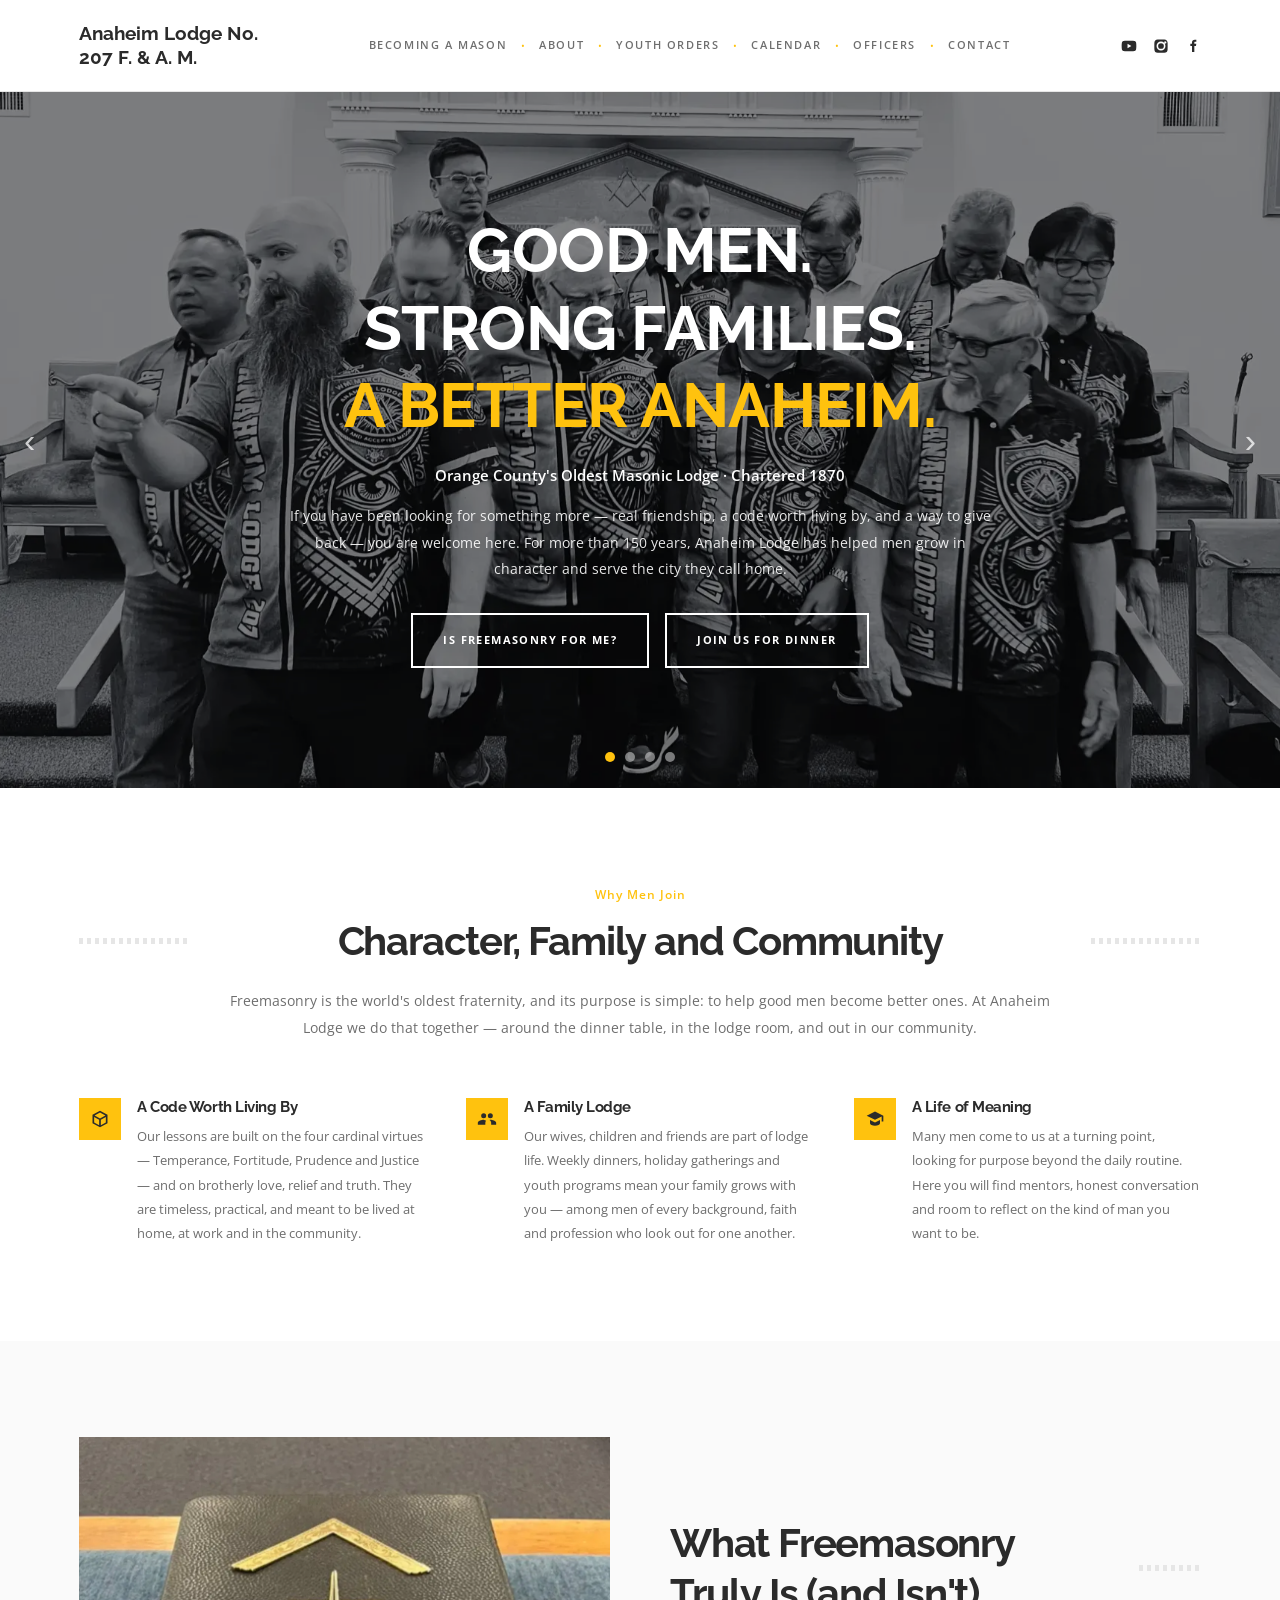
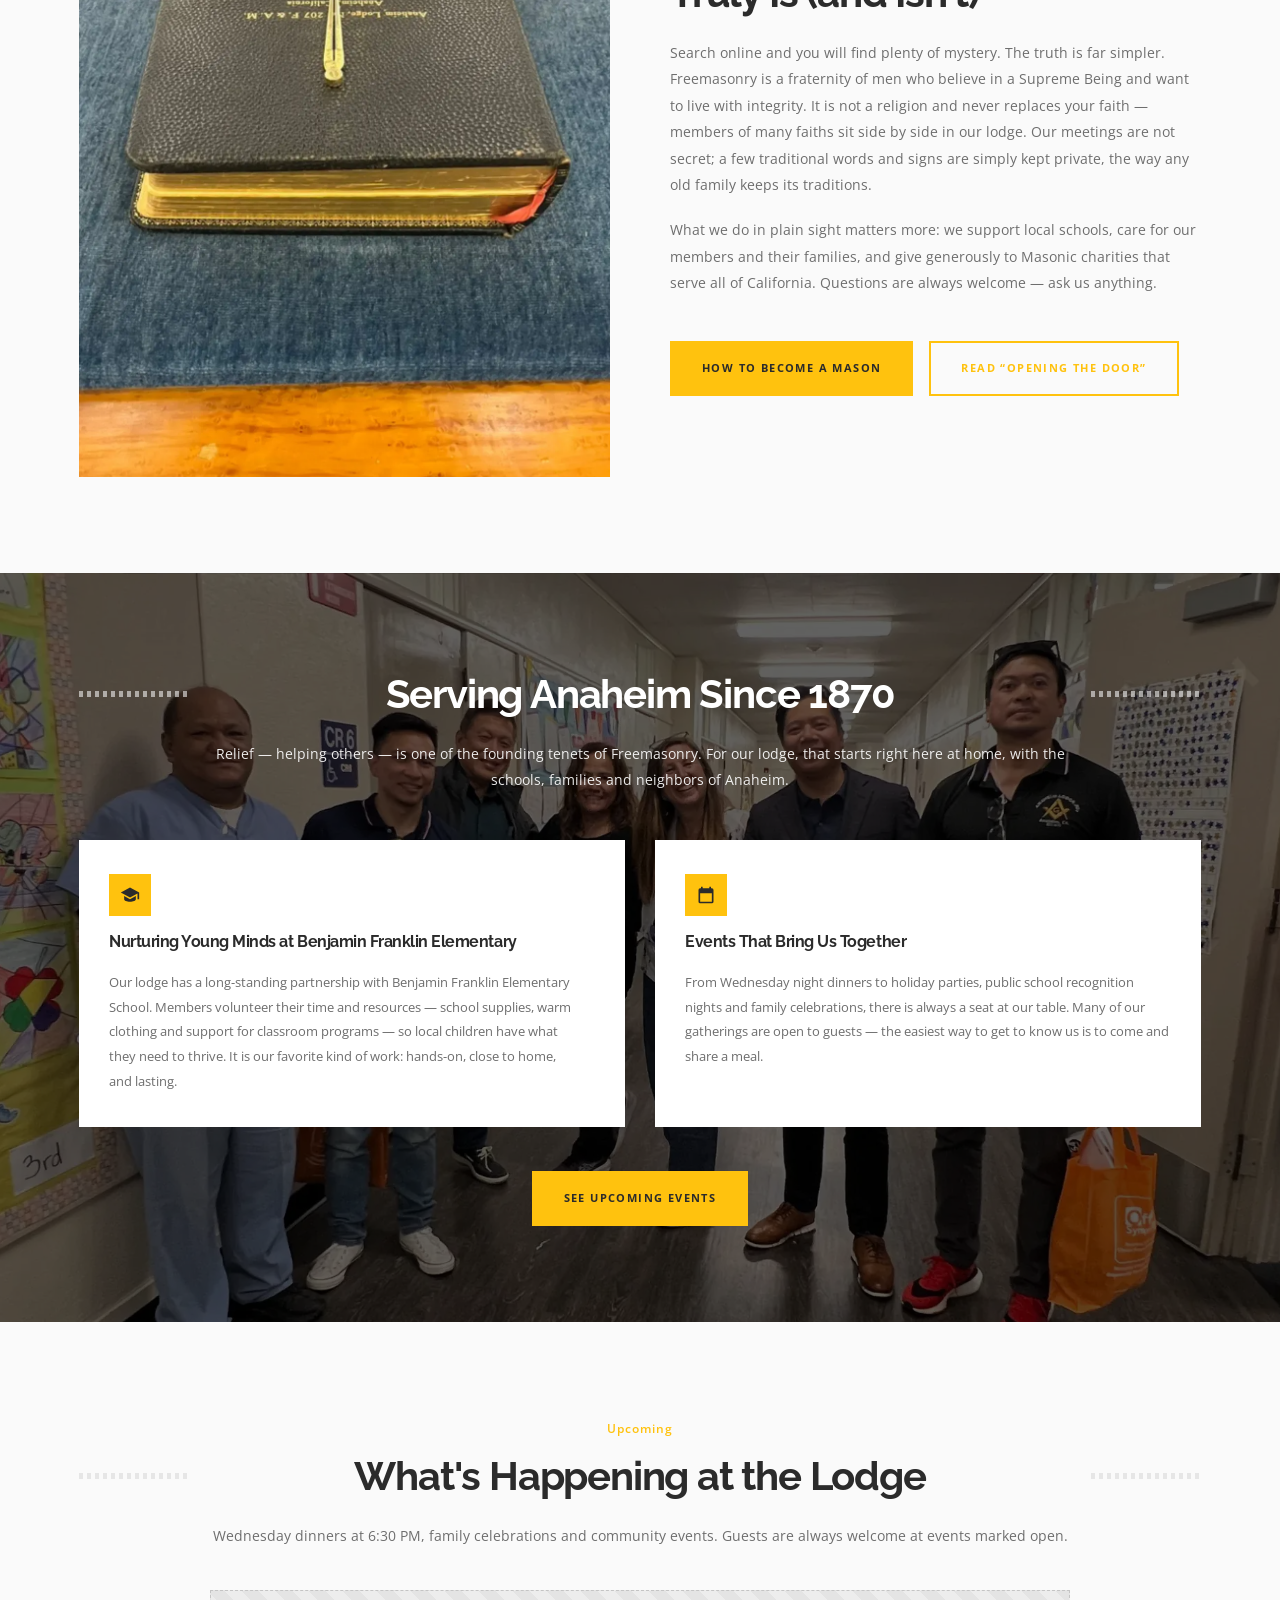
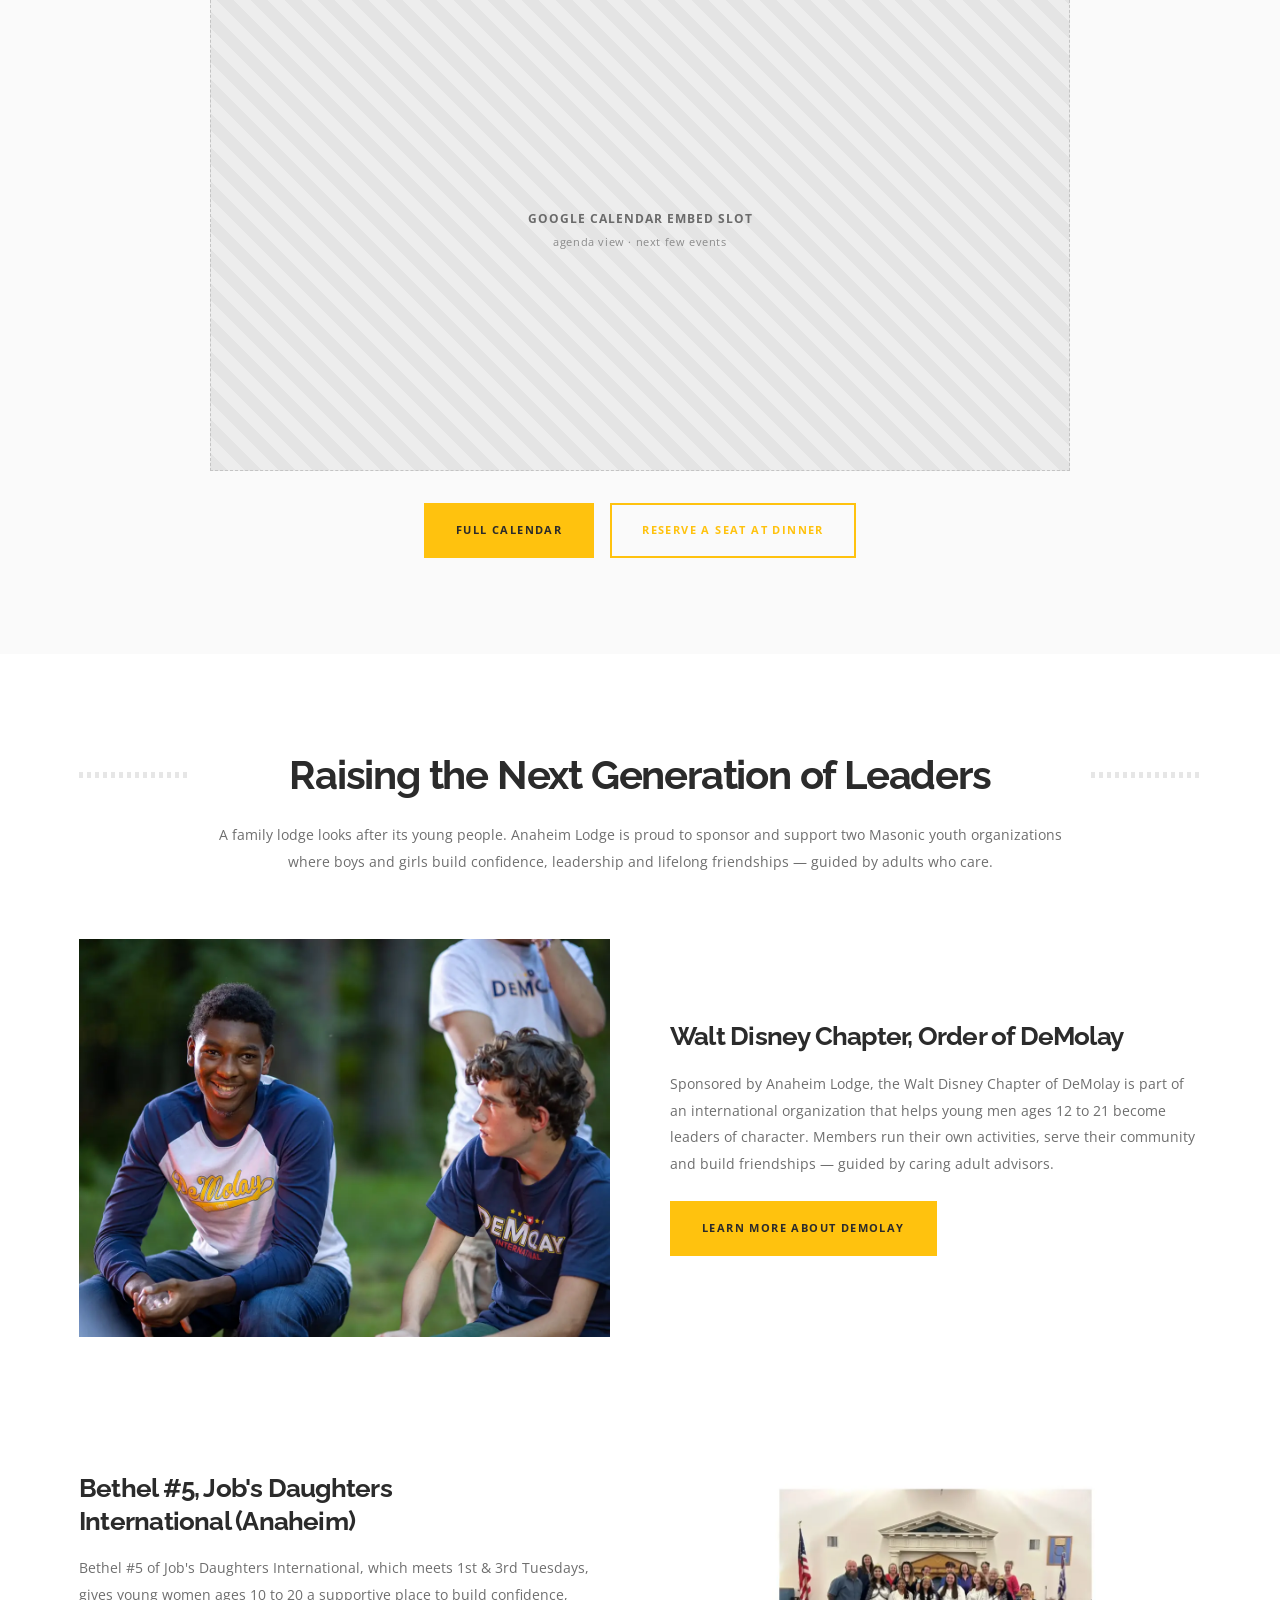
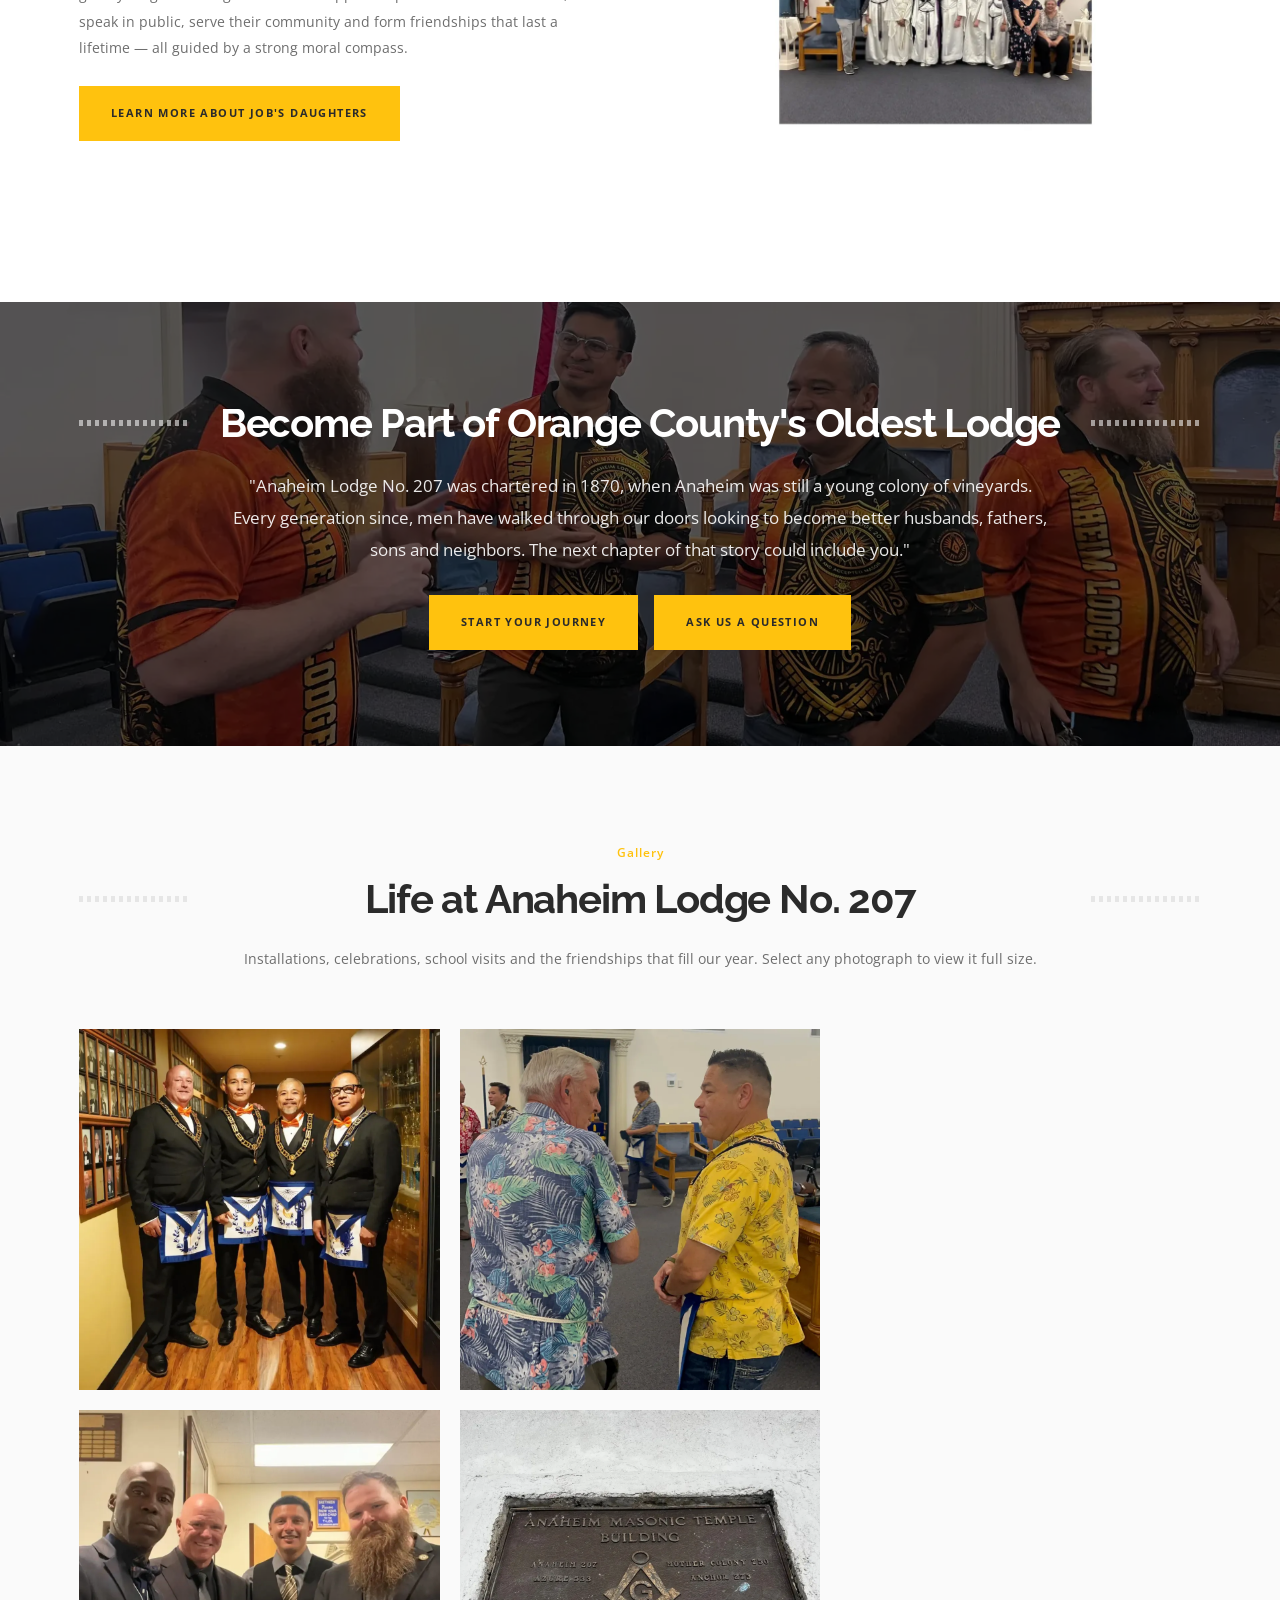
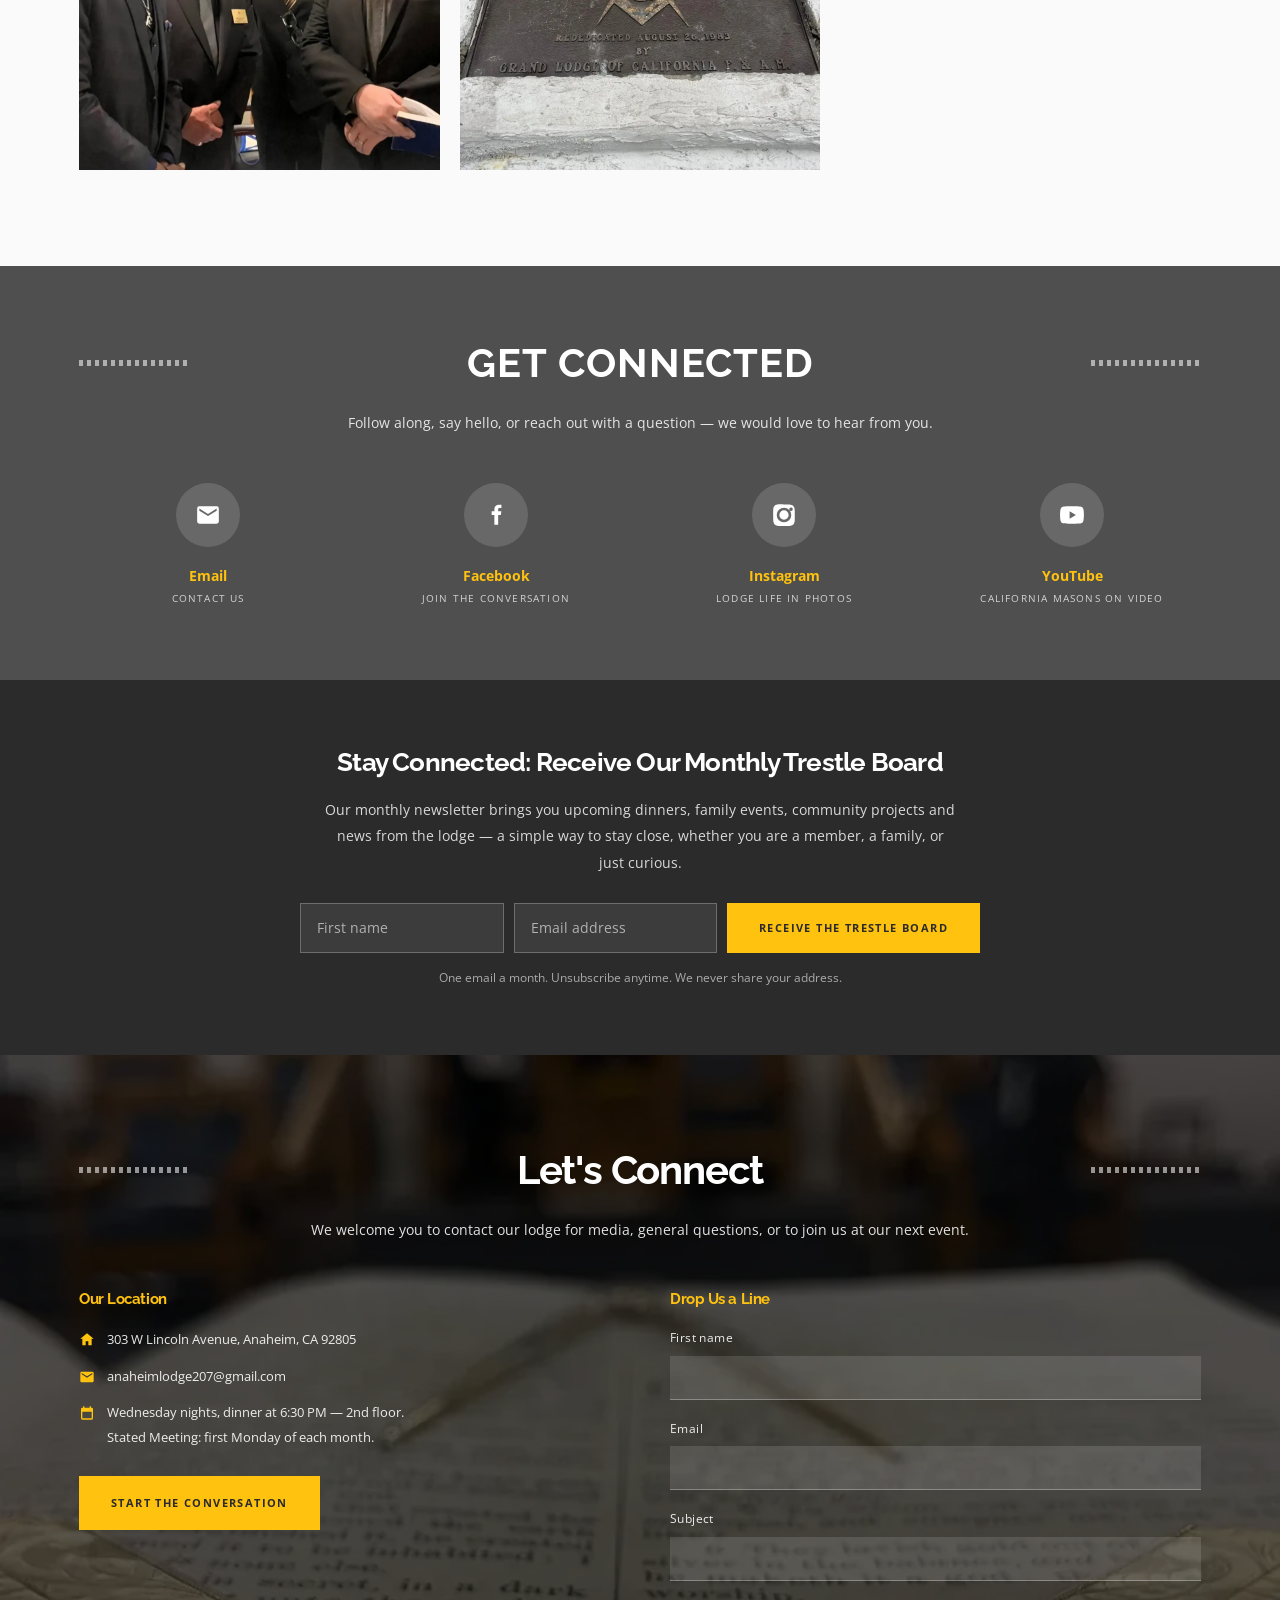
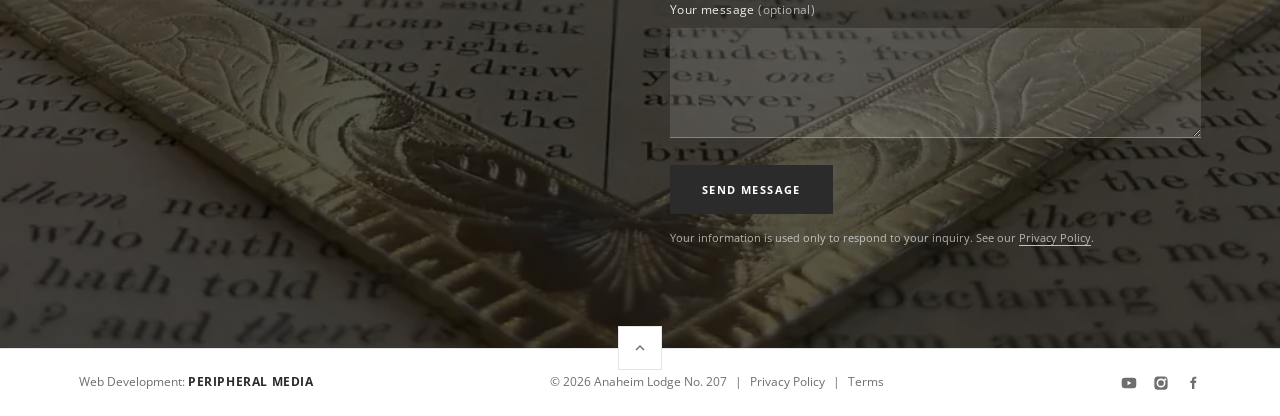
<file: index.html>
<!DOCTYPE html>
<html lang="en">
<head>
<meta charset="utf-8">
<meta name="viewport" content="width=device-width, initial-scale=1">
<title>Anaheim Lodge No. 207 F. &amp; A. M. | Orange County's Oldest Masonic Lodge</title>
<meta name="description" content="Anaheim Lodge No. 207, chartered in 1870, is Orange County's oldest Masonic lodge — a family lodge of good men serving Anaheim. Join us for dinner, meet our members, and see what Freemasonry is really about.">
<link rel="canonical" href="https://anaheimlodge207.org/">

<meta property="og:type" content="website">
<meta property="og:site_name" content="Anaheim Lodge No. 207 F. &amp; A. M.">
<meta property="og:title" content="Anaheim Lodge No. 207 F. &amp; A. M.">
<meta property="og:description" content="Orange County's oldest Masonic lodge. Good men, strong families, a better Anaheim — come to dinner and meet us.">
<meta property="og:image" content="assets/img/og-lodge.jpg">

<link rel="preconnect" href="https://fonts.googleapis.com">
<link rel="preconnect" href="https://fonts.gstatic.com" crossorigin>
<link href="https://fonts.googleapis.com/css2?family=Raleway:wght@600;700;800&family=Open+Sans:wght@400;600;700&display=swap" rel="stylesheet">
<link rel="stylesheet" href="assets/css/site.css">
</head>
<body>

<!-- ============================== HEADER ============================== -->
<header class="site-header">
  <div class="wrap">
    <a class="brand" href="index.html">Anaheim Lodge No.<br>207 F. &amp; A. M.</a>

    <button class="nav-toggle" type="button" aria-expanded="false"
            aria-controls="primary-nav" aria-label="Open menu">
      <svg viewBox="0 0 24 24" aria-hidden="true"><path d="M3 6h18v2H3zm0 5h18v2H3zm0 5h18v2H3z"/></svg>
    </button>

    <nav id="primary-nav" class="nav" aria-label="Primary">
      <ul style="display:contents">
        <li><a href="becoming-a-mason.html">Becoming a Mason</a></li>
        <li><a href="about.html">About</a></li>
        <li><a href="youth-orders.html">Youth Orders</a></li>
        <li><a href="calendar.html">Calendar</a></li>
        <li><a href="officers.html">Officers</a></li>
        <li><a href="contact.html">Contact</a></li>
      </ul>
    </nav>

    <div class="social">
      <a href="https://www.youtube.com/californiamasons" target="_blank" rel="noopener" aria-label="YouTube">
        <svg viewBox="0 0 24 24" aria-hidden="true"><path d="M23 12s0-3.8-.5-5.6a2.9 2.9 0 0 0-2-2C18.7 4 12 4 12 4s-6.7 0-8.5.4a2.9 2.9 0 0 0-2 2C1 8.2 1 12 1 12s0 3.8.5 5.6a2.9 2.9 0 0 0 2 2C5.3 20 12 20 12 20s6.7 0 8.5-.4a2.9 2.9 0 0 0 2-2C23 15.8 23 12 23 12zM9.8 15.4V8.6l5.8 3.4z"/></svg>
      </a>
      <a href="https://www.instagram.com/anaheimlodge" target="_blank" rel="noopener" aria-label="Instagram">
        <svg viewBox="0 0 24 24" aria-hidden="true"><path d="M12 2.2c3.2 0 3.6 0 4.9.07 3.3.15 4.8 1.7 5 5 .06 1.3.07 1.7.07 4.9s0 3.6-.07 4.9c-.15 3.3-1.7 4.8-5 5-1.3.06-1.7.07-4.9.07s-3.6 0-4.9-.07c-3.3-.15-4.8-1.7-5-5C2.04 15.6 2 15.2 2 12s0-3.6.07-4.9c.15-3.3 1.7-4.8 5-5C8.4 2.04 8.8 2.2 12 2.2zm0 3.1a6.7 6.7 0 1 0 0 13.4 6.7 6.7 0 0 0 0-13.4zm0 11a4.3 4.3 0 1 1 0-8.6 4.3 4.3 0 0 1 0 8.6zm6.9-11.2a1.6 1.6 0 1 0 0 3.1 1.6 1.6 0 0 0 0-3.1z"/></svg>
      </a>
      <a href="https://www.facebook.com/anaheimlodge207" target="_blank" rel="noopener" aria-label="Facebook">
        <svg viewBox="0 0 24 24" aria-hidden="true"><path d="M14 8.5V6.8c0-.8.2-1.2 1.4-1.2H17V2.6c-.3 0-1.3-.1-2.4-.1-2.4 0-4.1 1.5-4.1 4.2v1.8H8V12h2.5v9H14v-9h2.5l.4-3.5H14z"/></svg>
      </a>
    </div>
  </div>
</header>

<main class="site-main site-main--hero">

<!-- ============================== HERO SLIDER ========================== -->
<section class="hero" data-hero aria-label="Featured">
  <div class="hero__slides">

    <div class="hero__slide">
      <div class="hero__media" role="img" aria-label="Officers of Anaheim Lodge No. 207 in black and white"
           style="background-image:url('assets/img/hero-1.webp')"></div>
      <div class="hero__scrim"></div>
    </div>

    <div class="hero__slide">
      <div class="hero__media" role="img" aria-label="Members of Anaheim Lodge No. 207 gathered together"
           style="background-image:url('assets/img/hero-2.webp')"></div>
      <div class="hero__scrim"></div>
    </div>

    <div class="hero__slide">
      <div class="hero__media" role="img" aria-label="The cornerstone of the Anaheim Masonic building"
           style="background-image:url('assets/img/hero-3.webp')"></div>
      <div class="hero__scrim"></div>
    </div>

    <div class="hero__slide">
      <div class="hero__media" role="img" aria-label="The Anaheim Masonic building on West Lincoln Avenue"
           style="background-image:url('assets/img/hero-4.webp')"></div>
      <div class="hero__scrim"></div>
    </div>

  </div>

  <button class="hero__arrow hero__arrow--prev" type="button" aria-label="Previous slide">&#8249;</button>
  <button class="hero__arrow hero__arrow--next" type="button" aria-label="Next slide">&#8250;</button>

  <div class="hero__inner">
    <h1 class="hero__title">Good Men. Strong Families. <em>A Better Anaheim.</em></h1>
    <p class="hero__sub">Orange County's Oldest Masonic Lodge &middot; Chartered 1870</p>
    <p class="hero__body">If you have been looking for something more &mdash; real friendship, a code worth living by, and a way to give back &mdash; you are welcome here. For more than 150 years, Anaheim Lodge has helped men grow in character and serve the city they call home.</p>
    <div class="btn-row btn-row--center">
      <a class="btn btn--ghost" href="becoming-a-mason.html">Is Freemasonry for Me?</a>
      <a class="btn btn--ghost" href="contact.html">Join Us for Dinner</a>
    </div>
  </div>

  <div class="hero__dots" role="tablist" aria-label="Slides"></div>
</section>

<!-- ============================== FOUNDATION ========================== -->
<section class="section">
  <div class="wrap">
    <div class="center">
      <p class="eyebrow">Why Men Join</p>
      <div class="rule-title"><h2>Character, Family and Community</h2></div>
      <p class="wrap--narrow" style="margin:0 auto 56px">Freemasonry is the world's oldest fraternity, and its purpose is simple: to help good men become better ones. At Anaheim Lodge we do that together &mdash; around the dinner table, in the lodge room, and out in our community.</p>
    </div>

    <div class="grid grid--3">
      <div class="feature">
        <span class="feature__icon" aria-hidden="true">
          <svg viewBox="0 0 24 24"><path d="M12 2 3 7v10l9 5 9-5V7zm0 2.3 6.5 3.6L12 11.5 5.5 7.9zM5 9.6l6 3.3v6.5l-6-3.3zm8 9.8v-6.5l6-3.3v6.5z"/></svg>
        </span>
        <div>
          <h3>A Code Worth Living By</h3>
          <p>Our lessons are built on the four cardinal virtues &mdash; Temperance, Fortitude, Prudence and Justice &mdash; and on brotherly love, relief and truth. They are timeless, practical, and meant to be lived at home, at work and in the community.</p>
        </div>
      </div>

      <div class="feature">
        <span class="feature__icon" aria-hidden="true">
          <svg viewBox="0 0 24 24"><path d="M16 11a3 3 0 1 0-3-3 3 3 0 0 0 3 3zm-8 0a3 3 0 1 0-3-3 3 3 0 0 0 3 3zm0 2c-2.3 0-7 1.2-7 3.5V19h9v-2.5c0-.9.4-1.7 1-2.3A12 12 0 0 0 8 13zm8 0c-.3 0-.7 0-1 .1 1.2.8 2 1.9 2 3.4V19h6v-2.5c0-2.3-4.7-3.5-7-3.5z"/></svg>
        </span>
        <div>
          <h3>A Family Lodge</h3>
          <p>Our wives, children and friends are part of lodge life. Weekly dinners, holiday gatherings and youth programs mean your family grows with you &mdash; among men of every background, faith and profession who look out for one another.</p>
        </div>
      </div>

      <div class="feature">
        <span class="feature__icon" aria-hidden="true">
          <svg viewBox="0 0 24 24"><path d="M12 3 2 8l10 5 8-4v6h2V8zM6 13.2V17c0 1.7 2.7 3 6 3s6-1.3 6-3v-3.8l-6 3z"/></svg>
        </span>
        <div>
          <h3>A Life of Meaning</h3>
          <p>Many men come to us at a turning point, looking for purpose beyond the daily routine. Here you will find mentors, honest conversation and room to reflect on the kind of man you want to be.</p>
        </div>
      </div>
    </div>
  </div>
</section>

<!-- ============================== WHAT IT TRULY IS ==================== -->
<section class="section section--off">
  <div class="wrap">
    <div class="split split--tall">
      <div class="split__media">
        <img src="assets/img/community-service.webp" width="1080" height="1350" loading="lazy" decoding="async"
             alt="The Holy Bible open on the altar of Anaheim Lodge No. 207">
      </div>
      <div>
        <div class="rule-title rule-title--left">
          <h2>What Freemasonry Truly Is (and Isn't)</h2>
        </div>
        <p>Search online and you will find plenty of mystery. The truth is far simpler. Freemasonry is a fraternity of men who believe in a Supreme Being and want to live with integrity. It is not a religion and never replaces your faith &mdash; members of many faiths sit side by side in our lodge. Our meetings are not secret; a few traditional words and signs are simply kept private, the way any old family keeps its traditions.</p>
        <p>What we do in plain sight matters more: we support local schools, care for our members and their families, and give generously to Masonic charities that serve all of California. Questions are always welcome &mdash; ask us anything.</p>
        <div class="btn-row" style="margin-top:26px">
          <a class="btn btn--gold" href="becoming-a-mason.html">How to Become a Mason</a>
          <a class="btn btn--outline-gold"
             href="https://freemason.org/wp-content/uploads/2022/05/Opening-the-Door-Guide-to-Masonry.pdf"
             target="_blank" rel="noopener">Read “Opening the Door”</a>
        </div>
      </div>
    </div>
  </div>
</section>

<!-- ============================== PHILANTHROPY BAND =================== -->
<section class="band" style="background-image:url('assets/img/band-community.webp')">
  <div class="wrap">
    <div class="center">
      <div class="rule-title rule-title--light"><h2>Serving Anaheim Since 1870</h2></div>
      <p class="wrap--narrow" style="margin:0 auto">Relief &mdash; helping others &mdash; is one of the founding tenets of Freemasonry. For our lodge, that starts right here at home, with the schools, families and neighbors of Anaheim.</p>
    </div>

    <div class="band__cards">
      <div class="band__card">
        <span class="feature__icon" aria-hidden="true">
          <svg viewBox="0 0 24 24"><path d="M12 3 1 9l11 6 9-4.9V17h2V9zM5 13.2V17c0 1.7 3.1 3 7 3s7-1.3 7-3v-3.8l-7 3.8z"/></svg>
        </span>
        <h3>Nurturing Young Minds at Benjamin Franklin Elementary</h3>
        <p>Our lodge has a long-standing partnership with Benjamin Franklin Elementary School. Members volunteer their time and resources &mdash; school supplies, warm clothing and support for classroom programs &mdash; so local children have what they need to thrive. It is our favorite kind of work: hands-on, close to home, and lasting.</p>
      </div>

      <div class="band__card">
        <span class="feature__icon" aria-hidden="true">
          <svg viewBox="0 0 24 24"><path d="M19 4h-1V2h-2v2H8V2H6v2H5a2 2 0 0 0-2 2v14a2 2 0 0 0 2 2h14a2 2 0 0 0 2-2V6a2 2 0 0 0-2-2zm0 16H5V10h14z"/></svg>
        </span>
        <h3>Events That Bring Us Together</h3>
        <p>From Wednesday night dinners to holiday parties, public school recognition nights and family celebrations, there is always a seat at our table. Many of our gatherings are open to guests &mdash; the easiest way to get to know us is to come and share a meal.</p>
      </div>
    </div>

    <div class="btn-row btn-row--center" style="margin-top:44px">
      <a class="btn btn--gold" href="calendar.html">See Upcoming Events</a>
    </div>
  </div>
</section>

<!-- ============================== UPCOMING (CALENDAR STRIP) =========== -->
<section class="section section--off">
  <div class="wrap">
    <div class="center">
      <p class="eyebrow">Upcoming</p>
      <div class="rule-title"><h2>What's Happening at the Lodge</h2></div>
      <p class="wrap--narrow" style="margin:0 auto 40px">Wednesday dinners at 6:30&nbsp;PM, family celebrations and community events. Guests are always welcome at events marked open.</p>
    </div>
    <!-- GOOGLE CALENDAR EMBED SLOT (agenda view) — same calendar as calendar.html, using mode=AGENDA:
         <iframe src="https://calendar.google.com/calendar/embed?src=CALENDAR_ID&ctz=America%2FLos_Angeles&mode=AGENDA&showTitle=0&showPrint=0&showTabs=0&showCalendars=0" loading="lazy" title="Upcoming events at Anaheim Lodge No. 207"></iframe> -->
    <div class="wrap--narrow" style="margin:0 auto">
      <div class="cal-frame" style="padding-bottom:56%">
        <div class="ph ph--fill"><span><b>Google Calendar embed slot</b>agenda view &middot; next few events</span></div>
      </div>
    </div>
    <div class="btn-row btn-row--center" style="margin-top:32px">
      <a class="btn btn--gold" href="calendar.html">Full Calendar</a>
      <a class="btn btn--outline-gold" href="contact.html">Reserve a Seat at Dinner</a>
    </div>
  </div>
</section>

<!-- ============================== YOUTH ORDERS ======================== -->
<section class="section">
  <div class="wrap">
    <div class="center">
      <div class="rule-title"><h2>Raising the Next Generation of Leaders</h2></div>
      <p class="wrap--narrow" style="margin:0 auto 64px">A family lodge looks after its young people. Anaheim Lodge is proud to sponsor and support two Masonic youth organizations where boys and girls build confidence, leadership and lifelong friendships &mdash; guided by adults who care.</p>
    </div>

    <div class="split" style="margin-bottom:70px">
      <div class="split__media">
        <img src="assets/img/demolay-02.webp" width="1200" height="900" loading="lazy" decoding="async" alt="Young men in DeMolay shirts sharing a laugh outdoors">
      </div>
      <div>
        <h2 style="font-size:26px">Walt Disney Chapter, Order of DeMolay</h2>
        <p>Sponsored by Anaheim Lodge, the Walt Disney Chapter of DeMolay is part of an international organization that helps young men ages 12 to 21 become leaders of character. Members run their own activities, serve their community and build friendships &mdash; guided by caring adult advisors.</p>
        <div class="btn-row" style="margin-top:24px">
          <a class="btn btn--gold" href="youth-orders.html#demolay">Learn More About DeMolay</a>
        </div>
      </div>
    </div>

    <div class="split split--reverse">
      <div class="split__media">
        <img src="assets/img/jobs-daughters.webp" width="960" height="720" loading="lazy" decoding="async"
             alt="Members of Bethel No. 5, Job’s Daughters International, Anaheim">
      </div>
      <div>
        <h2 style="font-size:26px">Bethel #5, Job's Daughters International (Anaheim)</h2>
        <p>Bethel #5 of Job's Daughters International, which meets 1st &amp; 3rd Tuesdays, gives young women ages 10 to 20 a supportive place to build confidence, speak in public, serve their community and form friendships that last a lifetime &mdash; all guided by a strong moral compass.</p>
        <div class="btn-row" style="margin-top:24px">
          <a class="btn btn--gold" href="youth-orders.html#jobs-daughters">Learn More About Job's Daughters</a>
        </div>
      </div>
    </div>
  </div>
</section>

<!-- ============================== LEGACY / PRE-FOOTER CTA ============= -->
<section class="band" style="background-image:url('assets/img/band-legacy.webp')">
  <div class="wrap center">
    <div class="rule-title rule-title--light"><h2>Become Part of Orange County's Oldest Lodge</h2></div>
    <p class="band__quote">"Anaheim Lodge No. 207 was chartered in 1870, when Anaheim was still a young colony of vineyards. Every generation since, men have walked through our doors looking to become better husbands, fathers, sons and neighbors. The next chapter of that story could include you."</p>
    <div class="btn-row btn-row--center">
      <a class="btn btn--gold" href="becoming-a-mason.html">Start Your Journey</a>
      <a class="btn btn--gold" href="contact.html">Ask Us a Question</a>
    </div>
  </div>
</section>

<!-- ============================== GALLERY (LIGHTBOX) ================== -->
<section class="section section--off">
  <div class="wrap">
    <div class="center">
      <p class="eyebrow">Gallery</p>
      <div class="rule-title"><h2>Life at Anaheim Lodge No. 207</h2></div>
      <p class="wrap--narrow" style="margin:0 auto 56px">Installations, celebrations, school visits and the friendships that fill our year. Select any photograph to view it full size.</p>
    </div>

    <div class="mosaic">

      <figure class="mosaic__item" data-lightbox="assets/img/gallery-home-01.webp" data-alt="Installation of officers at Anaheim Lodge No. 207">
        <img src="assets/img/gallery-home-01.webp" loading="lazy" decoding="async" alt="Installation of officers at Anaheim Lodge No. 207">
      </figure>

      <figure class="mosaic__item" data-lightbox="assets/img/gallery-home-02.webp" data-alt="Master Masons of Anaheim Lodge No. 207">
        <img src="assets/img/gallery-home-02.webp" loading="lazy" decoding="async" alt="Master Masons of Anaheim Lodge No. 207">
      </figure>

      <figure class="mosaic__item" data-lightbox="assets/img/gallery-home-03.webp" data-alt="Brethren of Anaheim Lodge No. 207">
        <img src="assets/img/gallery-home-03.webp" loading="lazy" decoding="async" alt="Brethren of Anaheim Lodge No. 207">
      </figure>

      <figure class="mosaic__item" data-lightbox="assets/img/gallery-home-04.webp" data-alt="The cornerstone of the Anaheim Masonic building">
        <img src="assets/img/gallery-home-04.webp" loading="lazy" decoding="async" alt="The cornerstone of the Anaheim Masonic building">
      </figure>

    </div>
  </div>
</section>

<!-- ============================== GET CONNECTED ======================= -->
<section class="connect">
  <div class="wrap center">
    <div class="rule-title rule-title--light"><h2>Get Connected</h2></div>
    <p>Follow along, say hello, or reach out with a question &mdash; we would love to hear from you.</p>

    <div class="connect__grid">
      <a class="connect__item" href="contact.html">
        <span class="connect__circle"><svg viewBox="0 0 24 24" aria-hidden="true"><path d="M20 4H4a2 2 0 0 0-2 2v12a2 2 0 0 0 2 2h16a2 2 0 0 0 2-2V6a2 2 0 0 0-2-2zm0 4-8 5-8-5V6l8 5 8-5z"/></svg></span>
        <span class="connect__label">Email</span>
        <span class="connect__sub">Contact Us</span>
      </a>
      <a class="connect__item" href="https://www.facebook.com/anaheimlodge207" target="_blank" rel="noopener">
        <span class="connect__circle"><svg viewBox="0 0 24 24" aria-hidden="true"><path d="M14 8.5V6.8c0-.8.2-1.2 1.4-1.2H17V2.6c-.3 0-1.3-.1-2.4-.1-2.4 0-4.1 1.5-4.1 4.2v1.8H8V12h2.5v9H14v-9h2.5l.4-3.5H14z"/></svg></span>
        <span class="connect__label">Facebook</span>
        <span class="connect__sub">Join the Conversation</span>
      </a>
      <a class="connect__item" href="https://www.instagram.com/anaheimlodge" target="_blank" rel="noopener">
        <span class="connect__circle"><svg viewBox="0 0 24 24" aria-hidden="true"><path d="M12 2.2c3.2 0 3.6 0 4.9.07 3.3.15 4.8 1.7 5 5 .06 1.3.07 1.7.07 4.9s0 3.6-.07 4.9c-.15 3.3-1.7 4.8-5 5-1.3.06-1.7.07-4.9.07s-3.6 0-4.9-.07c-3.3-.15-4.8-1.7-5-5C2.04 15.6 2 15.2 2 12s0-3.6.07-4.9c.15-3.3 1.7-4.8 5-5C8.4 2.04 8.8 2.2 12 2.2zm0 3.1a6.7 6.7 0 1 0 0 13.4 6.7 6.7 0 0 0 0-13.4zm0 11a4.3 4.3 0 1 1 0-8.6 4.3 4.3 0 0 1 0 8.6zm6.9-11.2a1.6 1.6 0 1 0 0 3.1 1.6 1.6 0 0 0 0-3.1z"/></svg></span>
        <span class="connect__label">Instagram</span>
        <span class="connect__sub">Lodge Life in Photos</span>
      </a>
      <a class="connect__item" href="https://www.youtube.com/californiamasons" target="_blank" rel="noopener">
        <span class="connect__circle"><svg viewBox="0 0 24 24" aria-hidden="true"><path d="M23 12s0-3.8-.5-5.6a2.9 2.9 0 0 0-2-2C18.7 4 12 4 12 4s-6.7 0-8.5.4a2.9 2.9 0 0 0-2 2C1 8.2 1 12 1 12s0 3.8.5 5.6a2.9 2.9 0 0 0 2 2C5.3 20 12 20 12 20s6.7 0 8.5-.4a2.9 2.9 0 0 0 2-2C23 15.8 23 12 23 12zM9.8 15.4V8.6l5.8 3.4z"/></svg></span>
        <span class="connect__label">YouTube</span>
        <span class="connect__sub">California Masons on Video</span>
      </a>
    </div>
  </div>
</section>


<!-- ============================== NEWSLETTER (MAILCHIMP) ============== -->
<!-- MAILCHIMP: paste the list's form action URL into data-mc-action
     (Mailchimp > Audience > Signup forms > Embedded form > the <form action="..."> value).
     Until then, signups are captured by Netlify Forms ("trestle-board") so none are lost. -->
<section class="subscribe" id="trestle-board">
  <div class="wrap center">
    <h2>Stay Connected: Receive Our Monthly Trestle Board</h2>
    <p>Our monthly newsletter brings you upcoming dinners, family events, community projects and news from the lodge &mdash; a simple way to stay close, whether you are a member, a family, or just curious.</p>
    <form class="mc-form" data-mc-action="" name="trestle-board" method="POST" data-netlify="true" netlify-honeypot="company-website" action="/thank-you.html?form=trestle-board">
      <input type="hidden" name="form-name" value="trestle-board">
      <p class="hp"><label>Leave this empty: <input name="company-website"></label></p>
      <label class="sr-only" for="mc-fname-index">First name</label>
      <input id="mc-fname-index" name="FNAME" type="text" placeholder="First name" autocomplete="given-name">
      <label class="sr-only" for="mc-email-index">Email address</label>
      <input id="mc-email-index" name="EMAIL" type="email" placeholder="Email address" autocomplete="email" required>
      <button class="btn btn--gold" type="submit">Receive the Trestle Board</button>
    </form>
    <p class="mc-note">One email a month. Unsubscribe anytime. We never share your address.</p>
  </div>
</section>

</main>

<!-- ============================== PRE-FOOTER ========================== -->
<section class="prefooter" style="background-image:url('assets/img/footer-bg.webp')">
  <div class="wrap">
    <div class="center">
      <div class="rule-title rule-title--light"><h2>Let's Connect</h2></div>
      <p>We welcome you to contact our lodge for media, general questions, or to join us at our next event.</p>
    </div>

    <div class="prefooter__grid">
      <div>
        <h4>Our Location</h4>
        <ul class="contact-list">
          <li>
            <svg viewBox="0 0 24 24" aria-hidden="true"><path d="M12 2 2 10h3v10h5v-6h4v6h5V10h3z"/></svg>
            <a href="https://maps.google.com/?q=303+W+Lincoln+Avenue+Anaheim+CA+92805" target="_blank" rel="noopener">303 W Lincoln Avenue, Anaheim, CA 92805</a>
          </li>
          <li>
            <svg viewBox="0 0 24 24" aria-hidden="true"><path d="M20 4H4a2 2 0 0 0-2 2v12a2 2 0 0 0 2 2h16a2 2 0 0 0 2-2V6a2 2 0 0 0-2-2zm0 4-8 5-8-5V6l8 5 8-5z"/></svg>
            <a href="mailto:anaheimlodge207@gmail.com">anaheimlodge207@gmail.com</a>
          </li>
          <li>
            <svg viewBox="0 0 24 24" aria-hidden="true"><path d="M19 4h-1V2h-2v2H8V2H6v2H5a2 2 0 0 0-2 2v14a2 2 0 0 0 2 2h14a2 2 0 0 0 2-2V6a2 2 0 0 0-2-2zm0 16H5V10h14z"/></svg>
            <span>Wednesday nights, dinner at 6:30&nbsp;PM &mdash; 2nd floor.<br>Stated Meeting: first Monday of each month.</span>
          </li>
        </ul>
        <div class="btn-row" style="margin-top:26px">
          <a class="btn btn--gold" href="contact.html">Start the Conversation</a>
        </div>
      </div>

      <div>
        <h4>Drop Us a Line</h4>
        <form name="footer-contact" method="POST"
              data-netlify="true" netlify-honeypot="company-website"
              action="/thank-you.html">
          <input type="hidden" name="form-name" value="footer-contact">
          <p class="hp"><label>Leave this empty: <input name="company-website"></label></p>

          <div class="field">
            <label for="f-name">First name</label>
            <input id="f-name" name="first-name" type="text" autocomplete="given-name" required>
          </div>
          <div class="field">
            <label for="f-email">Email</label>
            <input id="f-email" name="email" type="email" autocomplete="email" required>
          </div>
          <div class="field">
            <label for="f-subject">Subject</label>
            <input id="f-subject" name="subject" type="text">
          </div>
          <div class="field">
            <label for="f-message">Your message <span style="opacity:.7">(optional)</span></label>
            <textarea id="f-message" name="message"></textarea>
          </div>

          <button class="btn btn--dark" type="submit">Send message</button>
          <p style="font-size:11px;color:rgba(255,255,255,.65);margin-top:14px">Your information is used only to respond to your inquiry. See our <a href="privacy.html" style="border-bottom:1px solid var(--gold)">Privacy Policy</a>.</p>
        </form>
      </div>
    </div>
  </div>
</section>

<!-- ============================== FOOTER ============================== -->
<div class="footer-wrap">
  <a class="to-top" href="#top" aria-label="Back to top">
    <svg viewBox="0 0 24 24" width="18" height="18" aria-hidden="true" fill="currentColor"><path d="M12 8l6 6-1.4 1.4L12 10.8l-4.6 4.6L6 14z"/></svg>
  </a>
  <footer class="site-footer">
    <div class="wrap">
      <p style="margin:0">Web Development: <a href="https://peripheral-media.com/" target="_blank" rel="noopener"><strong>Peripheral Media</strong></a></p>
      <p class="footer-legal" style="margin:0">
        <span>&copy; <span id="year">2026</span> Anaheim Lodge No. 207</span> <span>|</span>
        <a href="privacy.html">Privacy Policy</a> <span>|</span>
        <a href="terms.html">Terms</a>
      </p>
      <div class="social">
        <a href="https://www.youtube.com/californiamasons" target="_blank" rel="noopener" aria-label="YouTube"><svg viewBox="0 0 24 24" aria-hidden="true"><path d="M23 12s0-3.8-.5-5.6a2.9 2.9 0 0 0-2-2C18.7 4 12 4 12 4s-6.7 0-8.5.4a2.9 2.9 0 0 0-2 2C1 8.2 1 12 1 12s0 3.8.5 5.6a2.9 2.9 0 0 0 2 2C5.3 20 12 20 12 20s6.7 0 8.5-.4a2.9 2.9 0 0 0 2-2C23 15.8 23 12 23 12zM9.8 15.4V8.6l5.8 3.4z"/></svg></a>
        <a href="https://www.instagram.com/anaheimlodge" target="_blank" rel="noopener" aria-label="Instagram"><svg viewBox="0 0 24 24" aria-hidden="true"><path d="M12 2.2c3.2 0 3.6 0 4.9.07 3.3.15 4.8 1.7 5 5 .06 1.3.07 1.7.07 4.9s0 3.6-.07 4.9c-.15 3.3-1.7 4.8-5 5-1.3.06-1.7.07-4.9.07s-3.6 0-4.9-.07c-3.3-.15-4.8-1.7-5-5C2.04 15.6 2 15.2 2 12s0-3.6.07-4.9c.15-3.3 1.7-4.8 5-5C8.4 2.04 8.8 2.2 12 2.2zm0 3.1a6.7 6.7 0 1 0 0 13.4 6.7 6.7 0 0 0 0-13.4zm0 11a4.3 4.3 0 1 1 0-8.6 4.3 4.3 0 0 1 0 8.6zm6.9-11.2a1.6 1.6 0 1 0 0 3.1 1.6 1.6 0 0 0 0-3.1z"/></svg></a>
        <a href="https://www.facebook.com/anaheimlodge207" target="_blank" rel="noopener" aria-label="Facebook"><svg viewBox="0 0 24 24" aria-hidden="true"><path d="M14 8.5V6.8c0-.8.2-1.2 1.4-1.2H17V2.6c-.3 0-1.3-.1-2.4-.1-2.4 0-4.1 1.5-4.1 4.2v1.8H8V12h2.5v9H14v-9h2.5l.4-3.5H14z"/></svg></a>
      </div>
    </div>
  </footer>
</div>

<script src="assets/js/site.js"></script>
<script>document.getElementById('year').textContent = new Date().getFullYear();</script>
</body>
</html>
</file>
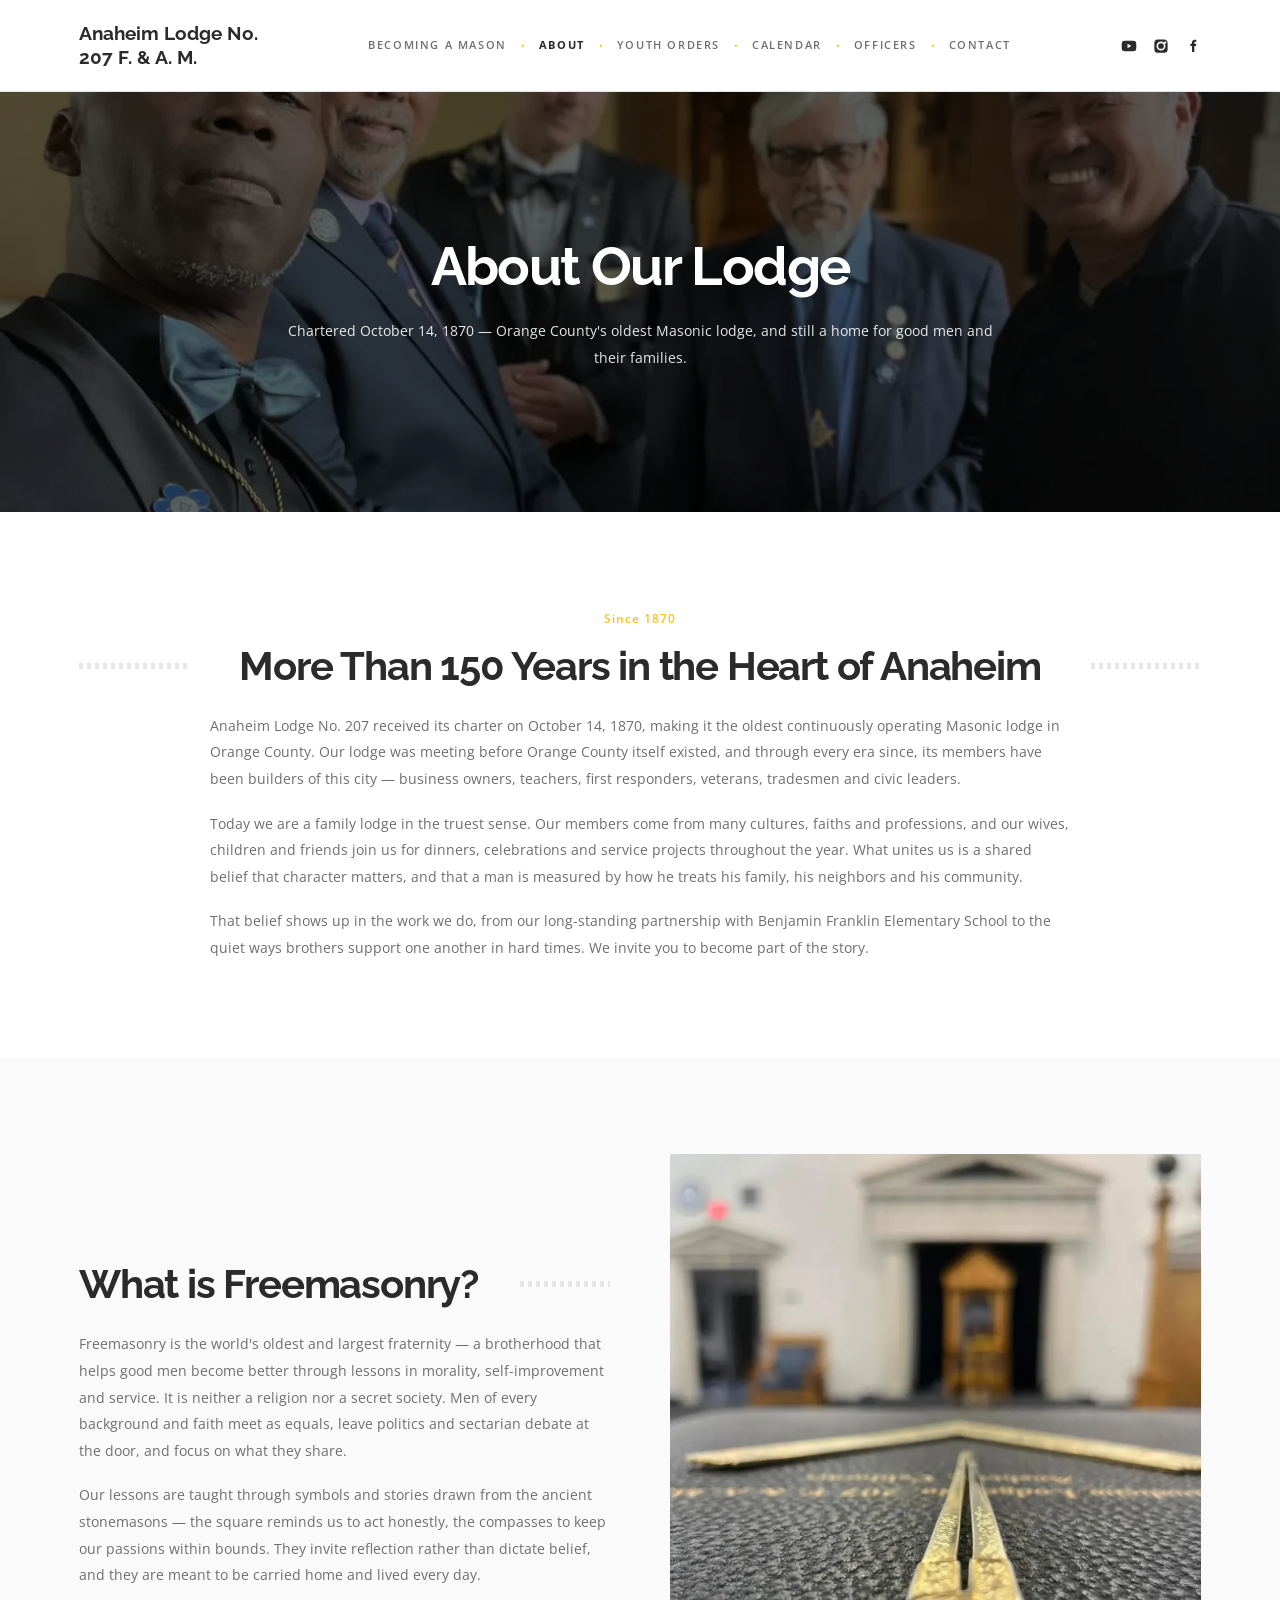
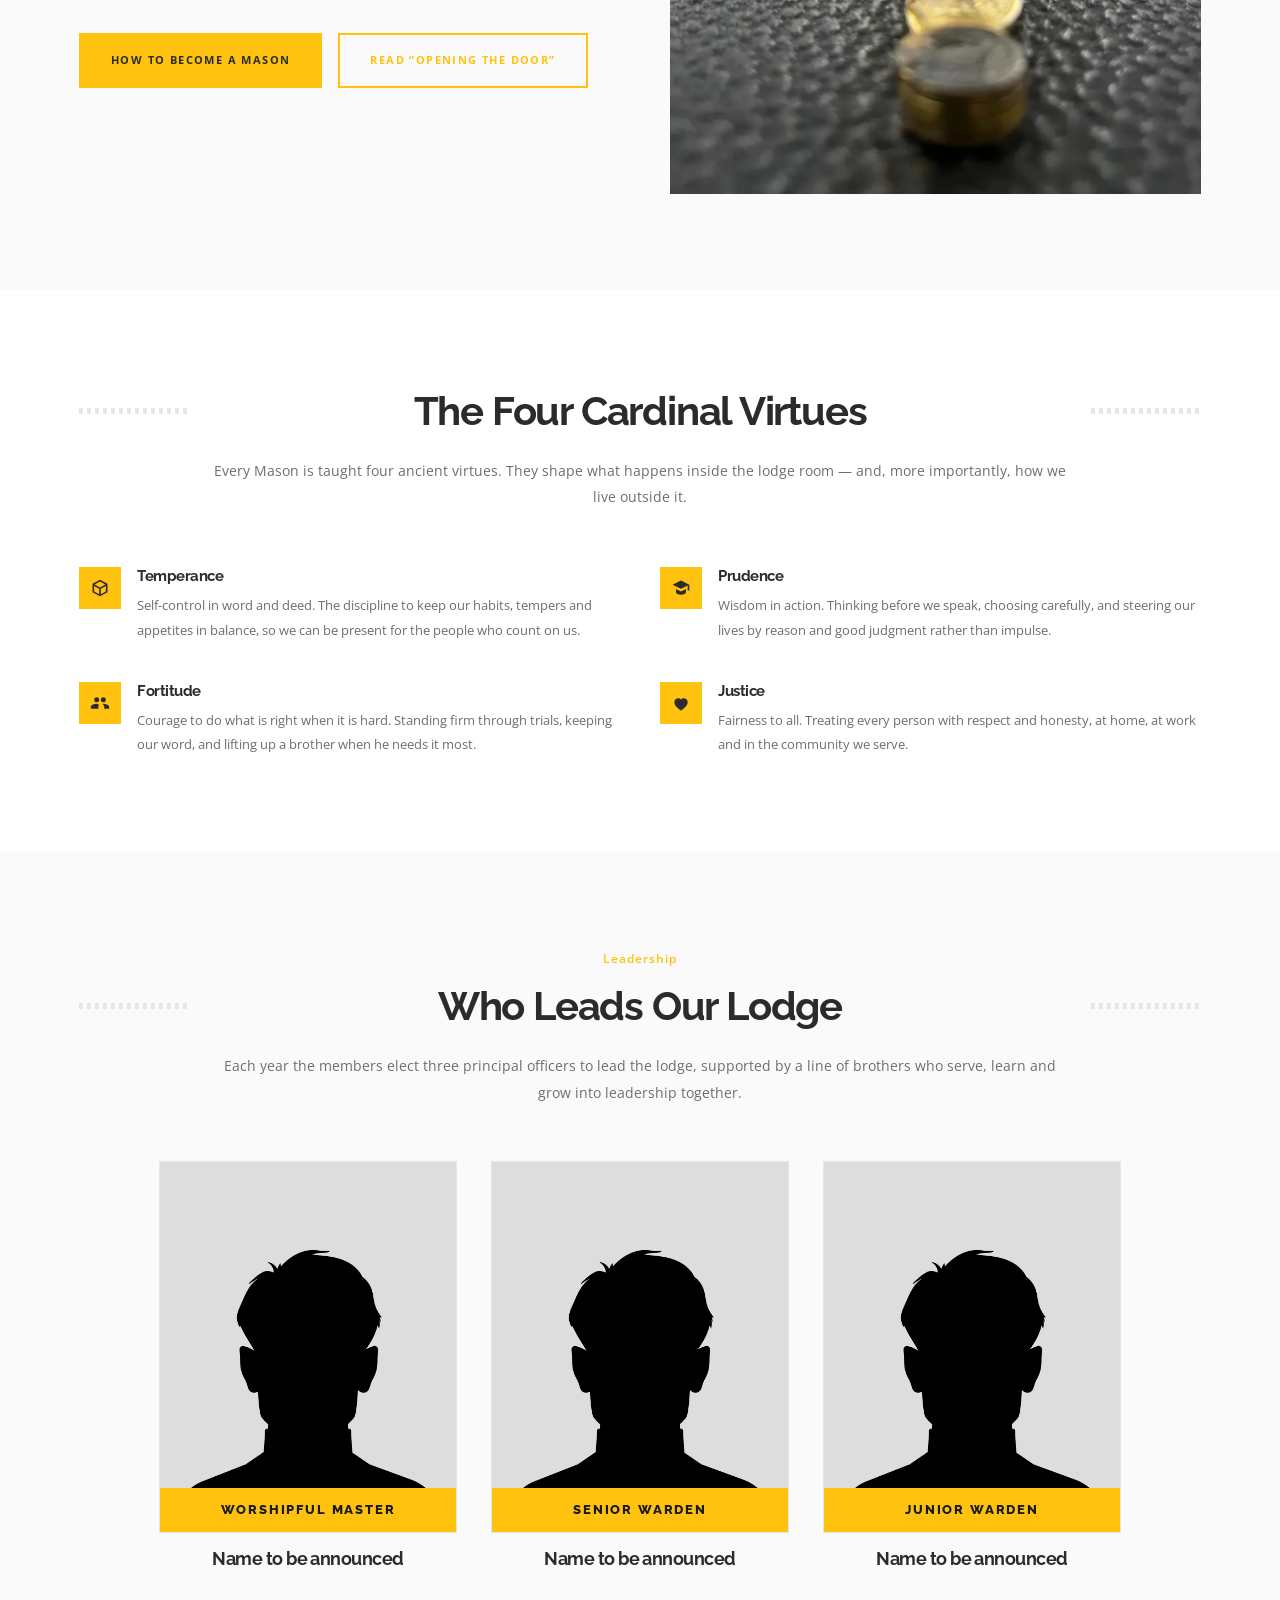
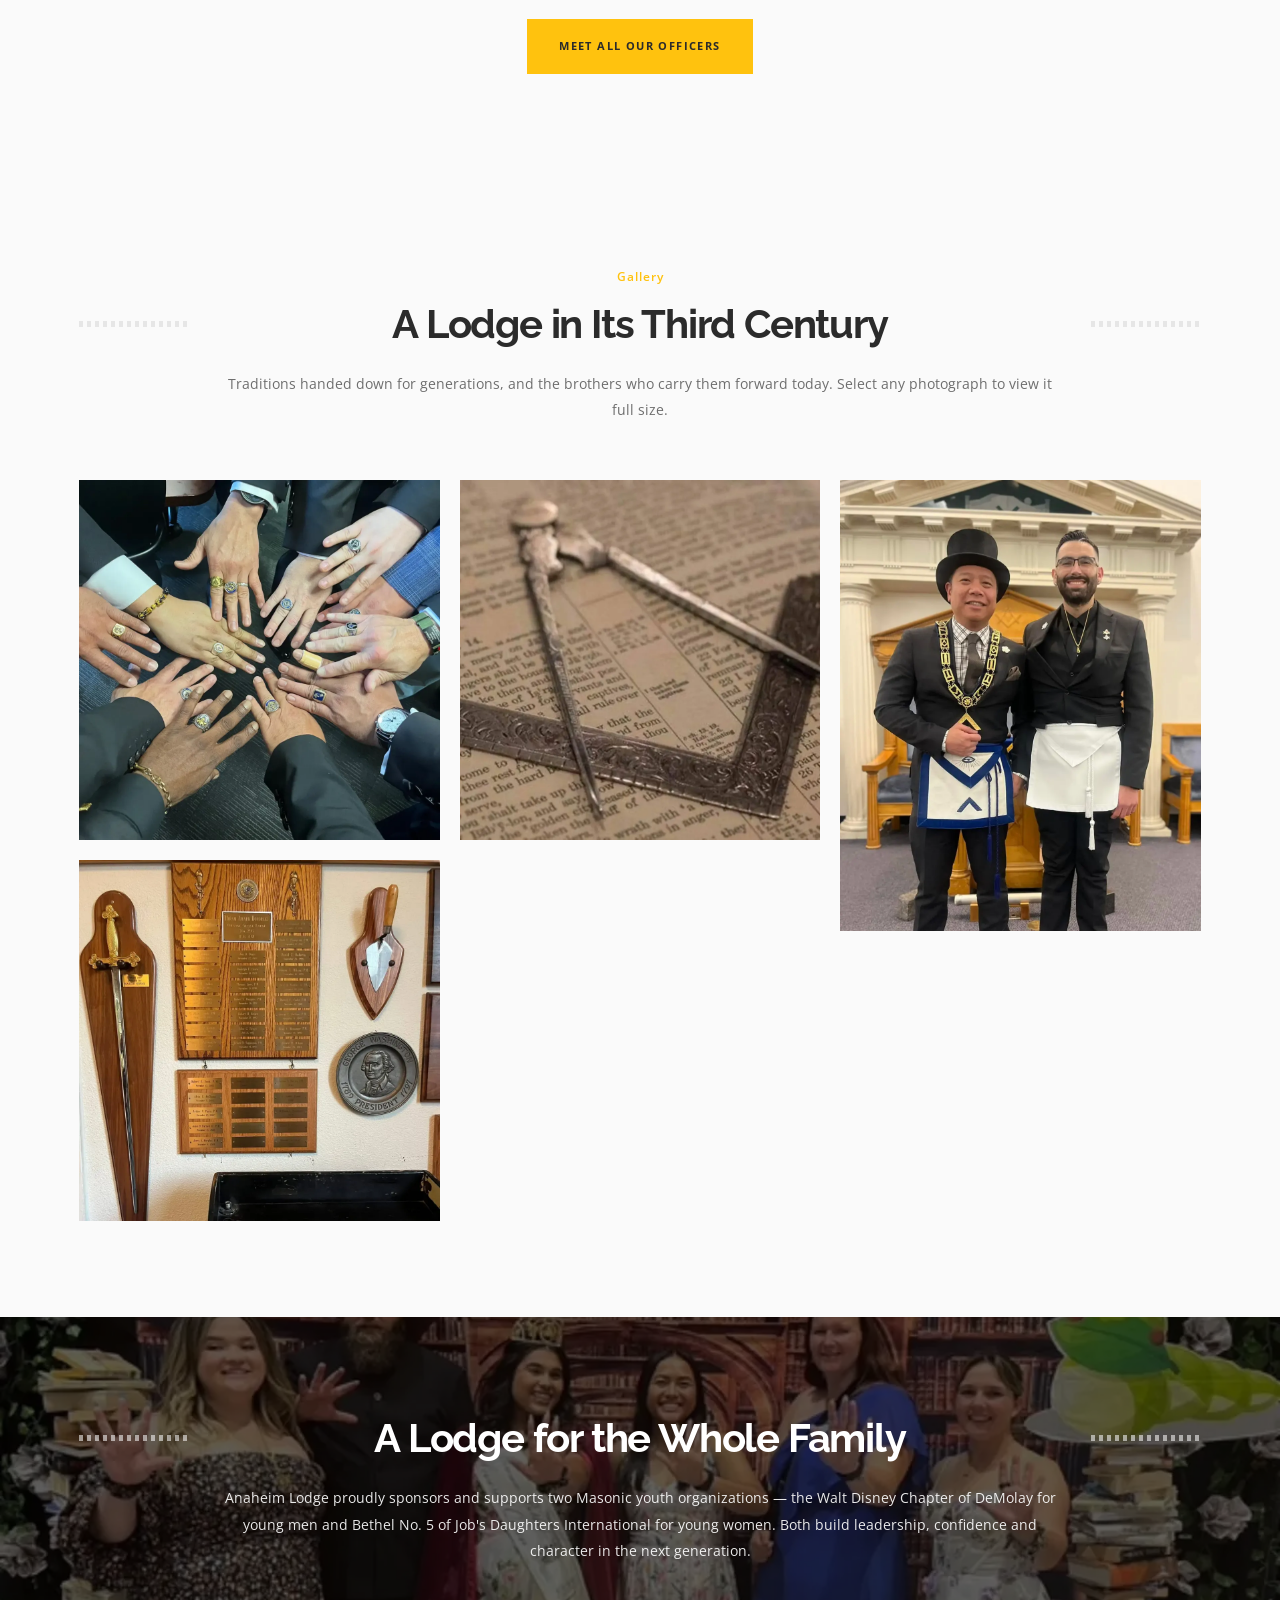
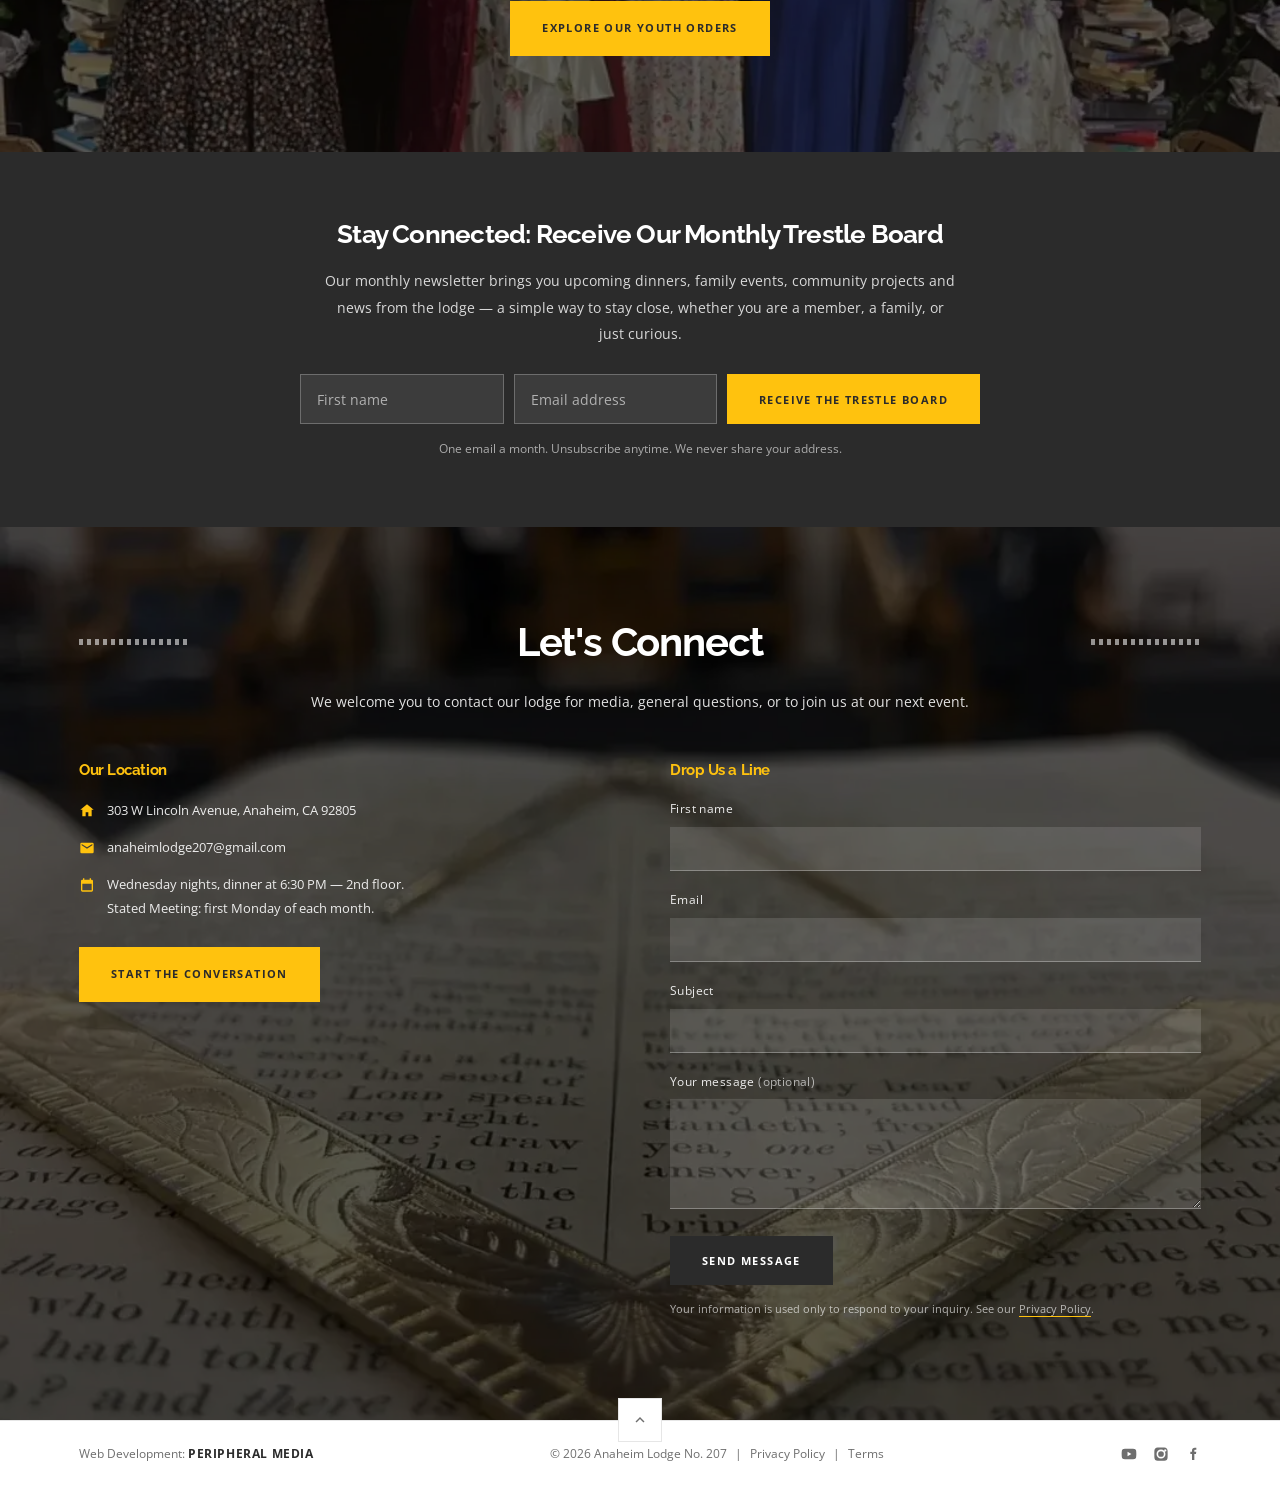
<file: about.html>
<!DOCTYPE html>
<html lang="en">
<head>
<meta charset="utf-8">
<meta name="viewport" content="width=device-width, initial-scale=1">
<title>About | Anaheim Lodge No. 207 F. &amp; A. M.</title>
<meta name="description" content="Anaheim Lodge No. 207, chartered in 1870, is the oldest continuously operating Masonic lodge in Orange County. Learn our history and what Freemasonry actually is.">
<link rel="canonical" href="https://anaheimlodge207.org/about.html">

<meta property="og:type" content="website">
<meta property="og:site_name" content="Anaheim Lodge No. 207 F. &amp; A. M.">
<meta property="og:title" content="About | Anaheim Lodge No. 207 F. &amp; A. M.">
<meta property="og:description" content="Anaheim Lodge No. 207, chartered in 1870, is the oldest continuously operating Masonic lodge in Orange County. Learn our history and what Freemasonry actually is.">
<meta property="og:image" content="assets/img/og-lodge.jpg">

<link rel="preconnect" href="https://fonts.googleapis.com">
<link rel="preconnect" href="https://fonts.gstatic.com" crossorigin>
<link href="https://fonts.googleapis.com/css2?family=Raleway:wght@600;700;800&family=Open+Sans:wght@400;600;700&display=swap" rel="stylesheet">
<link rel="stylesheet" href="assets/css/site.css">
</head>
<body>

<!-- ============================== HEADER ============================== -->
<header class="site-header">
  <div class="wrap">
    <a class="brand" href="index.html">Anaheim Lodge No.<br>207 F. &amp; A. M.</a>

    <button class="nav-toggle" type="button" aria-expanded="false"
            aria-controls="primary-nav" aria-label="Open menu">
      <svg viewBox="0 0 24 24" aria-hidden="true"><path d="M3 6h18v2H3zm0 5h18v2H3zm0 5h18v2H3z"/></svg>
    </button>

    <nav id="primary-nav" class="nav" aria-label="Primary">
      <ul style="display:contents">
        <li><a href="becoming-a-mason.html">Becoming a Mason</a></li>
        <li><a href="about.html" aria-current="page">About</a></li>
        <li><a href="youth-orders.html">Youth Orders</a></li>
        <li><a href="calendar.html">Calendar</a></li>
        <li><a href="officers.html">Officers</a></li>
        <li><a href="contact.html">Contact</a></li>
      </ul>
    </nav>

    <div class="social">
      <a href="https://www.youtube.com/californiamasons" target="_blank" rel="noopener" aria-label="YouTube">
        <svg viewBox="0 0 24 24" aria-hidden="true"><path d="M23 12s0-3.8-.5-5.6a2.9 2.9 0 0 0-2-2C18.7 4 12 4 12 4s-6.7 0-8.5.4a2.9 2.9 0 0 0-2 2C1 8.2 1 12 1 12s0 3.8.5 5.6a2.9 2.9 0 0 0 2 2C5.3 20 12 20 12 20s6.7 0 8.5-.4a2.9 2.9 0 0 0 2-2C23 15.8 23 12 23 12zM9.8 15.4V8.6l5.8 3.4z"/></svg>
      </a>
      <a href="https://www.instagram.com/anaheimlodge" target="_blank" rel="noopener" aria-label="Instagram">
        <svg viewBox="0 0 24 24" aria-hidden="true"><path d="M12 2.2c3.2 0 3.6 0 4.9.07 3.3.15 4.8 1.7 5 5 .06 1.3.07 1.7.07 4.9s0 3.6-.07 4.9c-.15 3.3-1.7 4.8-5 5-1.3.06-1.7.07-4.9.07s-3.6 0-4.9-.07c-3.3-.15-4.8-1.7-5-5C2.04 15.6 2 15.2 2 12s0-3.6.07-4.9c.15-3.3 1.7-4.8 5-5C8.4 2.04 8.8 2.2 12 2.2zm0 3.1a6.7 6.7 0 1 0 0 13.4 6.7 6.7 0 0 0 0-13.4zm0 11a4.3 4.3 0 1 1 0-8.6 4.3 4.3 0 0 1 0 8.6zm6.9-11.2a1.6 1.6 0 1 0 0 3.1 1.6 1.6 0 0 0 0-3.1z"/></svg>
      </a>
      <a href="https://www.facebook.com/anaheimlodge207" target="_blank" rel="noopener" aria-label="Facebook">
        <svg viewBox="0 0 24 24" aria-hidden="true"><path d="M14 8.5V6.8c0-.8.2-1.2 1.4-1.2H17V2.6c-.3 0-1.3-.1-2.4-.1-2.4 0-4.1 1.5-4.1 4.2v1.8H8V12h2.5v9H14v-9h2.5l.4-3.5H14z"/></svg>
      </a>
    </div>
  </div>
</header>

<main class="site-main">

<!-- ============================== PAGE HERO =========================== -->
<section class="page-hero" role="img" aria-label="Officers of Anaheim Lodge No. 207 at an installation ceremony"
         style="background-image:url('assets/img/page-hero-about.webp');background-size:cover;background-position:center">
  <div class="page-hero__scrim"></div>
  <div class="page-hero__inner">
    <h1>About Our Lodge</h1>
    <p>Chartered October 14, 1870 &mdash; Orange County's oldest Masonic lodge, and still a home for good men and their families.</p>
  </div>
</section>

<!-- ============================== LEGACY ============================== -->
<section class="section">
  <div class="wrap">
    <div class="center">
      <p class="eyebrow">Since 1870</p>
      <div class="rule-title"><h2>More Than 150 Years in the Heart of Anaheim</h2></div>
    </div>
    <div class="wrap--narrow" style="margin:0 auto">
      <p>Anaheim Lodge No. 207 received its charter on October 14, 1870, making it the oldest continuously operating Masonic lodge in Orange County. Our lodge was meeting before Orange County itself existed, and through every era since, its members have been builders of this city &mdash; business owners, teachers, first responders, veterans, tradesmen and civic leaders.</p>
      <p>Today we are a family lodge in the truest sense. Our members come from many cultures, faiths and professions, and our wives, children and friends join us for dinners, celebrations and service projects throughout the year. What unites us is a shared belief that character matters, and that a man is measured by how he treats his family, his neighbors and his community.</p>
      <p>That belief shows up in the work we do, from our long-standing partnership with Benjamin Franklin Elementary School to the quiet ways brothers support one another in hard times. We invite you to become part of the story.</p>
    </div>
  </div>
</section>

<!-- ============================== WHAT IS FREEMASONRY ================= -->
<section class="section section--off">
  <div class="wrap">
    <div class="split split--reverse split--tall">
      <div class="split__media">
        <img src="assets/img/about-fraternity.webp" width="1080" height="1350" loading="lazy" decoding="async"
             alt="The square and compasses, the emblem of Freemasonry">
      </div>
      <div>
        <div class="rule-title rule-title--left">
          <h2>What is Freemasonry?</h2>
        </div>
        <p>Freemasonry is the world's oldest and largest fraternity &mdash; a brotherhood that helps good men become better through lessons in morality, self-improvement and service. It is neither a religion nor a secret society. Men of every background and faith meet as equals, leave politics and sectarian debate at the door, and focus on what they share.</p>
        <p>Our lessons are taught through symbols and stories drawn from the ancient stonemasons &mdash; the square reminds us to act honestly, the compasses to keep our passions within bounds. They invite reflection rather than dictate belief, and they are meant to be carried home and lived every day.</p>
        <div class="btn-row" style="margin-top:26px">
          <a class="btn btn--gold" href="becoming-a-mason.html">How to Become a Mason</a>
          <a class="btn btn--outline-gold"
             href="https://freemason.org/wp-content/uploads/2022/05/Opening-the-Door-Guide-to-Masonry.pdf"
             target="_blank" rel="noopener">Read &ldquo;Opening the Door&rdquo;</a>
        </div>
      </div>
    </div>
  </div>
</section>

<!-- ============================== FOUR PILLARS ======================== -->
<section class="section">
  <div class="wrap">
    <div class="center">
      <div class="rule-title"><h2>The Four Cardinal Virtues</h2></div>
      <p class="wrap--narrow" style="margin:0 auto 56px">Every Mason is taught four ancient virtues. They shape what happens inside the lodge room &mdash; and, more importantly, how we live outside it.</p>
    </div>
    <div class="grid grid--2">
      <div class="feature">
        <span class="feature__icon" aria-hidden="true">
          <svg viewBox="0 0 24 24"><path d="M12 2 3 7v10l9 5 9-5V7zm0 2.3 6.5 3.6L12 11.5 5.5 7.9zM5 9.6l6 3.3v6.5l-6-3.3zm8 9.8v-6.5l6-3.3v6.5z"/></svg>
        </span>
        <div>
          <h3>Temperance</h3>
          <p>Self-control in word and deed. The discipline to keep our habits, tempers and appetites in balance, so we can be present for the people who count on us.</p>
        </div>
      </div>
      <div class="feature">
        <span class="feature__icon" aria-hidden="true">
          <svg viewBox="0 0 24 24"><path d="M12 3 2 8l10 5 8-4v6h2V8zM6 13.2V17c0 1.7 2.7 3 6 3s6-1.3 6-3v-3.8l-6 3z"/></svg>
        </span>
        <div>
          <h3>Prudence</h3>
          <p>Wisdom in action. Thinking before we speak, choosing carefully, and steering our lives by reason and good judgment rather than impulse.</p>
        </div>
      </div>
      <div class="feature">
        <span class="feature__icon" aria-hidden="true">
          <svg viewBox="0 0 24 24"><path d="M16 11a3 3 0 1 0-3-3 3 3 0 0 0 3 3zm-8 0a3 3 0 1 0-3-3 3 3 0 0 0 3 3zm0 2c-2.3 0-7 1.2-7 3.5V19h9v-2.5c0-.9.4-1.7 1-2.3A12 12 0 0 0 8 13zm8 0c-.3 0-.7 0-1 .1 1.2.8 2 1.9 2 3.4V19h6v-2.5c0-2.3-4.7-3.5-7-3.5z"/></svg>
        </span>
        <div>
          <h3>Fortitude</h3>
          <p>Courage to do what is right when it is hard. Standing firm through trials, keeping our word, and lifting up a brother when he needs it most.</p>
        </div>
      </div>
      <div class="feature">
        <span class="feature__icon" aria-hidden="true">
          <svg viewBox="0 0 24 24"><path d="M12 21s-8-4.7-8-10a4.6 4.6 0 0 1 8-3.1A4.6 4.6 0 0 1 20 11c0 5.3-8 10-8 10z"/></svg>
        </span>
        <div>
          <h3>Justice</h3>
          <p>Fairness to all. Treating every person with respect and honesty, at home, at work and in the community we serve.</p>
        </div>
      </div>
    </div>
  </div>
</section>

<!-- ============================== OFFICERS TEASER ===================== -->
<section class="section section--off">
  <div class="wrap">
    <div class="center">
      <p class="eyebrow">Leadership</p>
      <div class="rule-title"><h2>Who Leads Our Lodge</h2></div>
      <p class="wrap--narrow" style="margin:0 auto 56px">Each year the members elect three principal officers to lead the lodge, supported by a line of brothers who serve, learn and grow into leadership together.</p>
    </div>

    <div class="ocards ocards--principal">
      <div class="ocard ocard--lg" data-office="Worshipful Master">
        <div class="ocard__photo">
          <img src="assets/img/officers/officer-placeholder.png" width="600" height="750" loading="lazy" decoding="async" alt="Worshipful Master of Anaheim Lodge No. 207">
          <span class="ocard__band">Worshipful Master</span>
        </div>
        <h3 class="ocard__name">Name to be announced</h3>
      </div>
      <div class="ocard ocard--lg" data-office="Senior Warden">
        <div class="ocard__photo">
          <img src="assets/img/officers/officer-placeholder.png" width="600" height="750" loading="lazy" decoding="async" alt="Senior Warden of Anaheim Lodge No. 207">
          <span class="ocard__band">Senior Warden</span>
        </div>
        <h3 class="ocard__name">Name to be announced</h3>
      </div>
      <div class="ocard ocard--lg" data-office="Junior Warden">
        <div class="ocard__photo">
          <img src="assets/img/officers/officer-placeholder.png" width="600" height="750" loading="lazy" decoding="async" alt="Junior Warden of Anaheim Lodge No. 207">
          <span class="ocard__band">Junior Warden</span>
        </div>
        <h3 class="ocard__name">Name to be announced</h3>
      </div>
    </div>

    <div class="btn-row btn-row--center" style="margin-top:48px">
      <a class="btn btn--gold" href="officers.html">Meet All Our Officers</a>
    </div>
  </div>
</section>

<!-- ============================== GALLERY (LIGHTBOX) ================== -->
<section class="section section--off">
  <div class="wrap">
    <div class="center">
      <p class="eyebrow">Gallery</p>
      <div class="rule-title"><h2>A Lodge in Its Third Century</h2></div>
      <p class="wrap--narrow" style="margin:0 auto 56px">Traditions handed down for generations, and the brothers who carry them forward today. Select any photograph to view it full size.</p>
    </div>

    <div class="mosaic">

      <figure class="mosaic__item" data-lightbox="assets/img/gallery-about-01.webp" data-alt="Masonic rings worn by members of the Lodge">
        <img src="assets/img/gallery-about-01.webp" loading="lazy" decoding="async" alt="Masonic rings worn by members of the Lodge">
      </figure>

      <figure class="mosaic__item" data-lightbox="assets/img/gallery-about-02.webp" data-alt="The Tiler's desk at the door of the lodge room">
        <img src="assets/img/gallery-about-02.webp" loading="lazy" decoding="async" alt="The Tiler's desk at the door of the lodge room">
      </figure>

      <figure class="mosaic__item" data-lightbox="assets/img/gallery-about-03.webp" data-alt="The square and compasses of the blue lodge">
        <img src="assets/img/gallery-about-03.webp" loading="lazy" decoding="async" alt="The square and compasses of the blue lodge">
      </figure>

      <figure class="mosaic__item" data-lightbox="assets/img/gallery-about-04.webp" data-alt="A Past Master of Anaheim Lodge No. 207">
        <img src="assets/img/gallery-about-04.webp" loading="lazy" decoding="async" alt="A Past Master of Anaheim Lodge No. 207">
      </figure>

    </div>
  </div>
</section>

<!-- ============================== YOUTH TEASER ======================== -->
<section class="band" style="background-image:url('assets/img/band-youth.webp')">
  <div class="wrap center">
    <div class="rule-title rule-title--light"><h2>A Lodge for the Whole Family</h2></div>
    <p class="wrap--narrow" style="margin:0 auto">Anaheim Lodge proudly sponsors and supports two Masonic youth organizations &mdash; the Walt Disney Chapter of DeMolay for young men and Bethel No. 5 of Job's Daughters International for young women. Both build leadership, confidence and character in the next generation.</p>
    <div class="btn-row btn-row--center" style="margin-top:36px">
      <a class="btn btn--gold" href="youth-orders.html">Explore Our Youth Orders</a>
    </div>
  </div>
</section>

<!-- ============================== NEWSLETTER (MAILCHIMP) ============== -->
<!-- MAILCHIMP: paste the list's form action URL into data-mc-action
     (Mailchimp > Audience > Signup forms > Embedded form > the <form action="..."> value).
     Until then, signups are captured by Netlify Forms ("trestle-board") so none are lost. -->
<section class="subscribe" id="trestle-board">
  <div class="wrap center">
    <h2>Stay Connected: Receive Our Monthly Trestle Board</h2>
    <p>Our monthly newsletter brings you upcoming dinners, family events, community projects and news from the lodge &mdash; a simple way to stay close, whether you are a member, a family, or just curious.</p>
    <form class="mc-form" data-mc-action="" name="trestle-board" method="POST" data-netlify="true" netlify-honeypot="company-website" action="/thank-you.html?form=trestle-board">
      <input type="hidden" name="form-name" value="trestle-board">
      <p class="hp"><label>Leave this empty: <input name="company-website"></label></p>
      <label class="sr-only" for="mc-fname-about">First name</label>
      <input id="mc-fname-about" name="FNAME" type="text" placeholder="First name" autocomplete="given-name">
      <label class="sr-only" for="mc-email-about">Email address</label>
      <input id="mc-email-about" name="EMAIL" type="email" placeholder="Email address" autocomplete="email" required>
      <button class="btn btn--gold" type="submit">Receive the Trestle Board</button>
    </form>
    <p class="mc-note">One email a month. Unsubscribe anytime. We never share your address.</p>
  </div>
</section>

</main>

<!-- ============================== PRE-FOOTER ========================== -->
<section class="prefooter" style="background-image:url('assets/img/footer-bg.webp')">
  <div class="wrap">
    <div class="center">
      <div class="rule-title rule-title--light"><h2>Let's Connect</h2></div>
      <p>We welcome you to contact our lodge for media, general questions, or to join us at our next event.</p>
    </div>

    <div class="prefooter__grid">
      <div>
        <h4>Our Location</h4>
        <ul class="contact-list">
          <li>
            <svg viewBox="0 0 24 24" aria-hidden="true"><path d="M12 2 2 10h3v10h5v-6h4v6h5V10h3z"/></svg>
            <a href="https://maps.google.com/?q=303+W+Lincoln+Avenue+Anaheim+CA+92805" target="_blank" rel="noopener">303 W Lincoln Avenue, Anaheim, CA 92805</a>
          </li>
          <li>
            <svg viewBox="0 0 24 24" aria-hidden="true"><path d="M20 4H4a2 2 0 0 0-2 2v12a2 2 0 0 0 2 2h16a2 2 0 0 0 2-2V6a2 2 0 0 0-2-2zm0 4-8 5-8-5V6l8 5 8-5z"/></svg>
            <a href="mailto:anaheimlodge207@gmail.com">anaheimlodge207@gmail.com</a>
          </li>
          <li>
            <svg viewBox="0 0 24 24" aria-hidden="true"><path d="M19 4h-1V2h-2v2H8V2H6v2H5a2 2 0 0 0-2 2v14a2 2 0 0 0 2 2h14a2 2 0 0 0 2-2V6a2 2 0 0 0-2-2zm0 16H5V10h14z"/></svg>
            <span>Wednesday nights, dinner at 6:30&nbsp;PM &mdash; 2nd floor.<br>Stated Meeting: first Monday of each month.</span>
          </li>
        </ul>
        <div class="btn-row" style="margin-top:26px">
          <a class="btn btn--gold" href="contact.html">Start the Conversation</a>
        </div>
      </div>

      <div>
        <h4>Drop Us a Line</h4>
        <form name="footer-contact" method="POST"
              data-netlify="true" netlify-honeypot="company-website"
              action="/thank-you.html">
          <input type="hidden" name="form-name" value="footer-contact">
          <p class="hp"><label>Leave this empty: <input name="company-website"></label></p>

          <div class="field">
            <label for="f-name">First name</label>
            <input id="f-name" name="first-name" type="text" autocomplete="given-name" required>
          </div>
          <div class="field">
            <label for="f-email">Email</label>
            <input id="f-email" name="email" type="email" autocomplete="email" required>
          </div>
          <div class="field">
            <label for="f-subject">Subject</label>
            <input id="f-subject" name="subject" type="text">
          </div>
          <div class="field">
            <label for="f-message">Your message <span style="opacity:.7">(optional)</span></label>
            <textarea id="f-message" name="message"></textarea>
          </div>

          <button class="btn btn--dark" type="submit">Send message</button>
          <p style="font-size:11px;color:rgba(255,255,255,.65);margin-top:14px">Your information is used only to respond to your inquiry. See our <a href="privacy.html" style="border-bottom:1px solid var(--gold)">Privacy Policy</a>.</p>
        </form>
      </div>
    </div>
  </div>
</section>

<!-- ============================== FOOTER ============================== -->
<div class="footer-wrap">
  <a class="to-top" href="#top" aria-label="Back to top">
    <svg viewBox="0 0 24 24" width="18" height="18" aria-hidden="true" fill="currentColor"><path d="M12 8l6 6-1.4 1.4L12 10.8l-4.6 4.6L6 14z"/></svg>
  </a>
  <footer class="site-footer">
    <div class="wrap">
      <p style="margin:0">Web Development: <a href="https://peripheral-media.com/" target="_blank" rel="noopener"><strong>Peripheral Media</strong></a></p>
      <p class="footer-legal" style="margin:0">
        <span>&copy; <span id="year">2026</span> Anaheim Lodge No. 207</span> <span>|</span>
        <a href="privacy.html">Privacy Policy</a> <span>|</span>
        <a href="terms.html">Terms</a>
      </p>
      <div class="social">
        <a href="https://www.youtube.com/californiamasons" target="_blank" rel="noopener" aria-label="YouTube"><svg viewBox="0 0 24 24" aria-hidden="true"><path d="M23 12s0-3.8-.5-5.6a2.9 2.9 0 0 0-2-2C18.7 4 12 4 12 4s-6.7 0-8.5.4a2.9 2.9 0 0 0-2 2C1 8.2 1 12 1 12s0 3.8.5 5.6a2.9 2.9 0 0 0 2 2C5.3 20 12 20 12 20s6.7 0 8.5-.4a2.9 2.9 0 0 0 2-2C23 15.8 23 12 23 12zM9.8 15.4V8.6l5.8 3.4z"/></svg></a>
        <a href="https://www.instagram.com/anaheimlodge" target="_blank" rel="noopener" aria-label="Instagram"><svg viewBox="0 0 24 24" aria-hidden="true"><path d="M12 2.2c3.2 0 3.6 0 4.9.07 3.3.15 4.8 1.7 5 5 .06 1.3.07 1.7.07 4.9s0 3.6-.07 4.9c-.15 3.3-1.7 4.8-5 5-1.3.06-1.7.07-4.9.07s-3.6 0-4.9-.07c-3.3-.15-4.8-1.7-5-5C2.04 15.6 2 15.2 2 12s0-3.6.07-4.9c.15-3.3 1.7-4.8 5-5C8.4 2.04 8.8 2.2 12 2.2zm0 3.1a6.7 6.7 0 1 0 0 13.4 6.7 6.7 0 0 0 0-13.4zm0 11a4.3 4.3 0 1 1 0-8.6 4.3 4.3 0 0 1 0 8.6zm6.9-11.2a1.6 1.6 0 1 0 0 3.1 1.6 1.6 0 0 0 0-3.1z"/></svg></a>
        <a href="https://www.facebook.com/anaheimlodge207" target="_blank" rel="noopener" aria-label="Facebook"><svg viewBox="0 0 24 24" aria-hidden="true"><path d="M14 8.5V6.8c0-.8.2-1.2 1.4-1.2H17V2.6c-.3 0-1.3-.1-2.4-.1-2.4 0-4.1 1.5-4.1 4.2v1.8H8V12h2.5v9H14v-9h2.5l.4-3.5H14z"/></svg></a>
      </div>
    </div>
  </footer>
</div>

<script src="assets/js/site.js"></script>
<script>document.getElementById('year').textContent = new Date().getFullYear();</script>
</body>
</html>
</file>
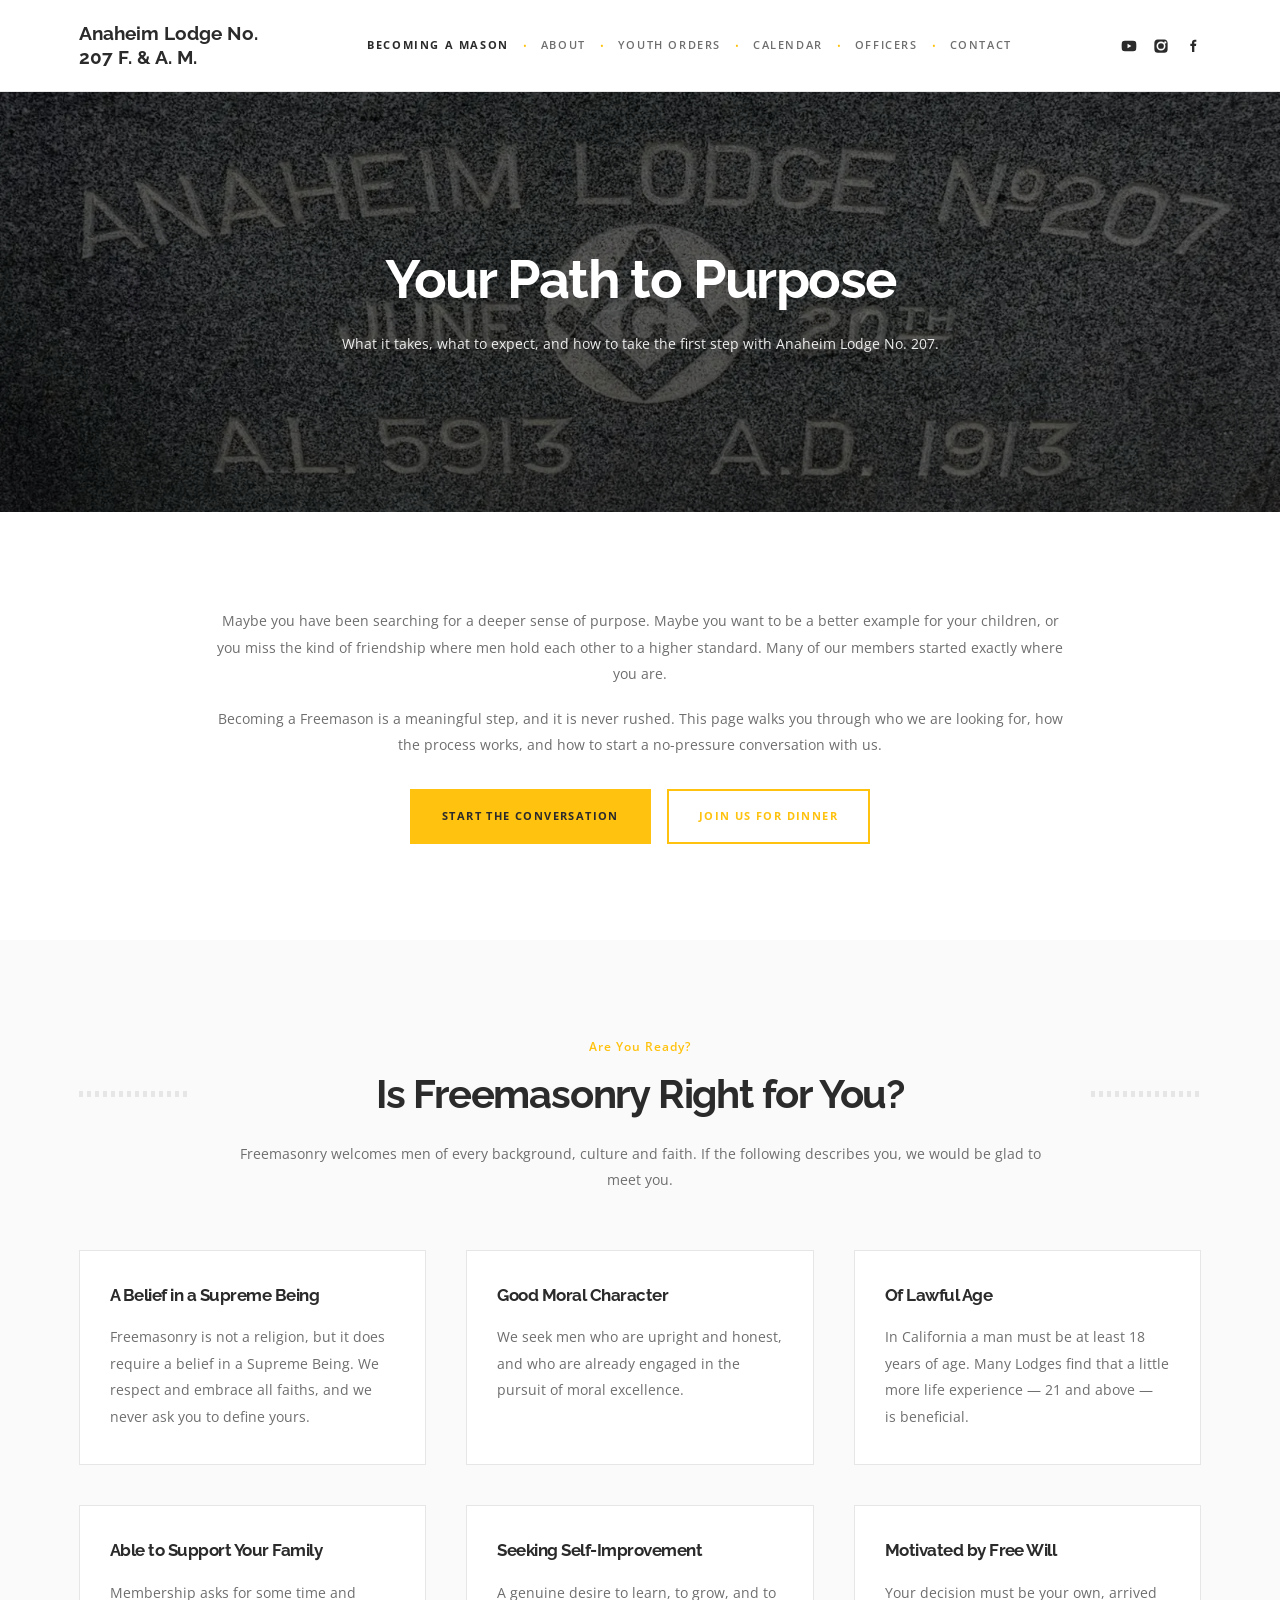
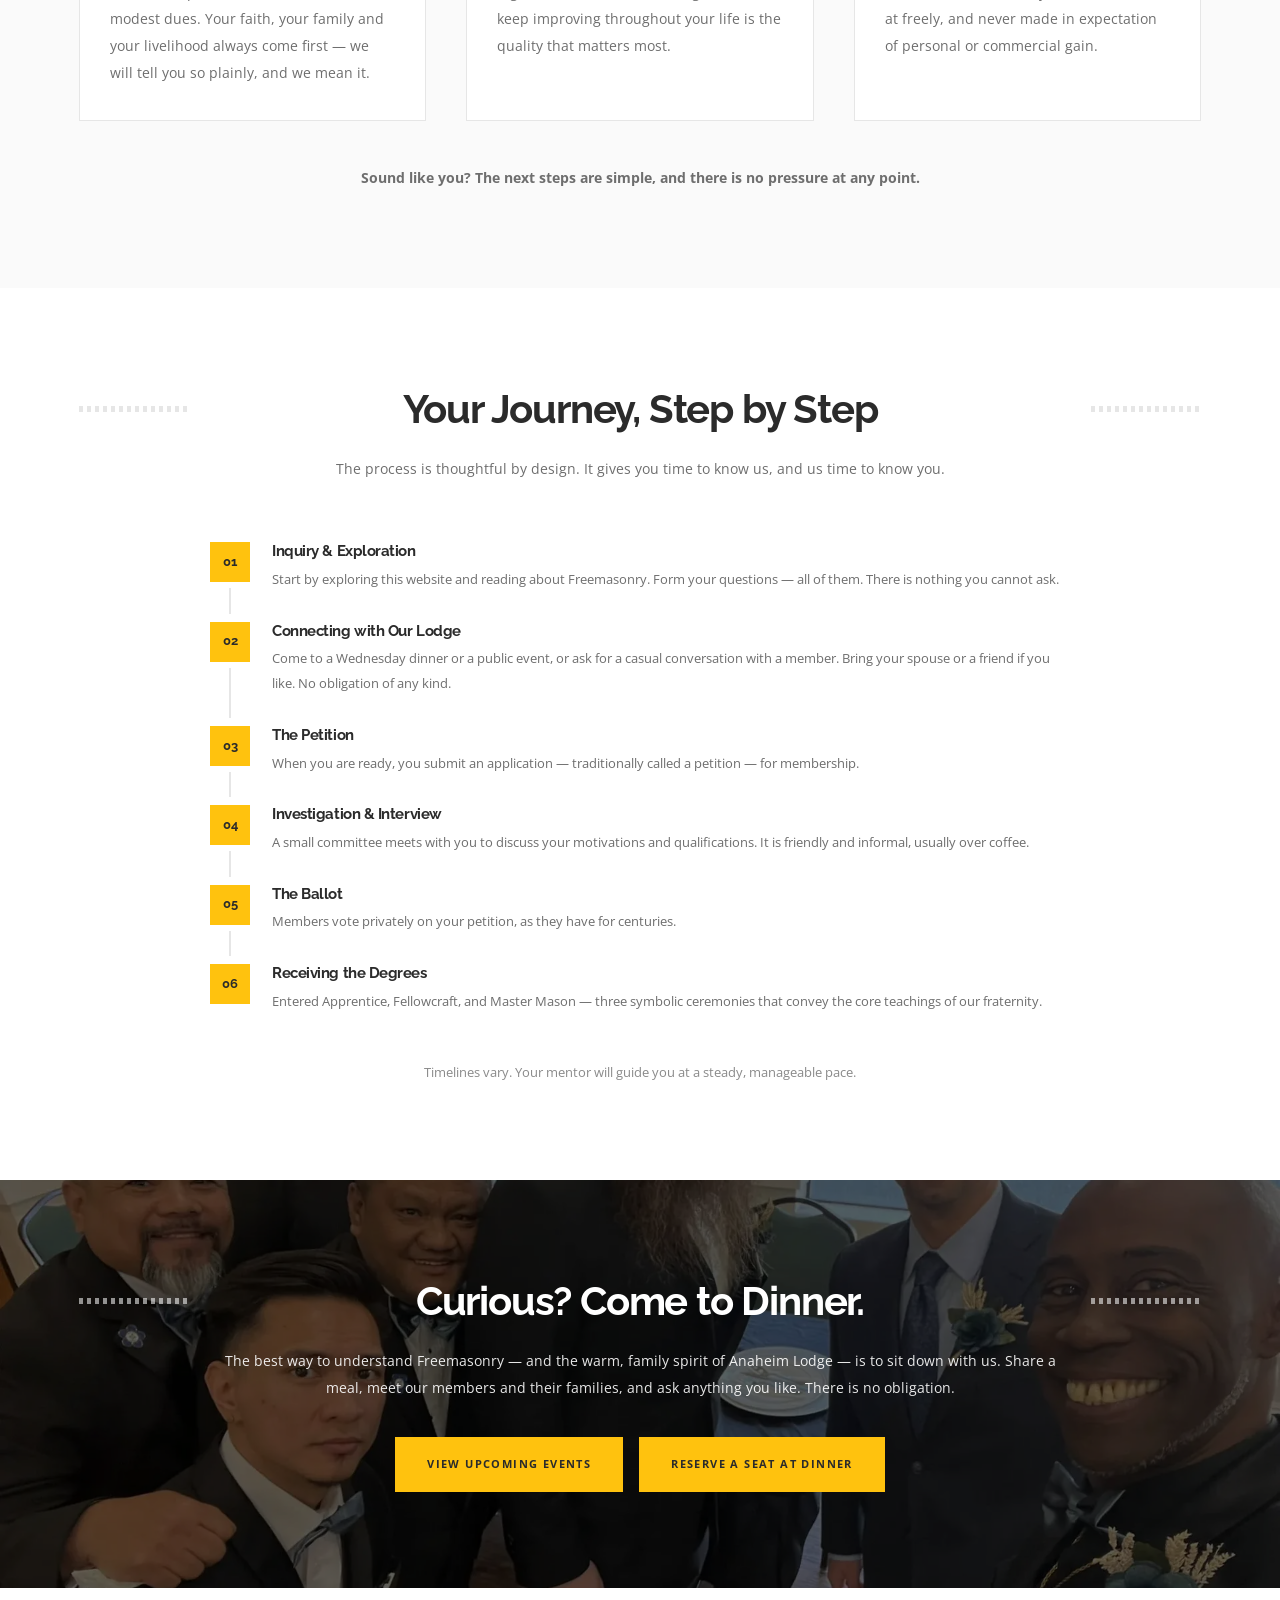
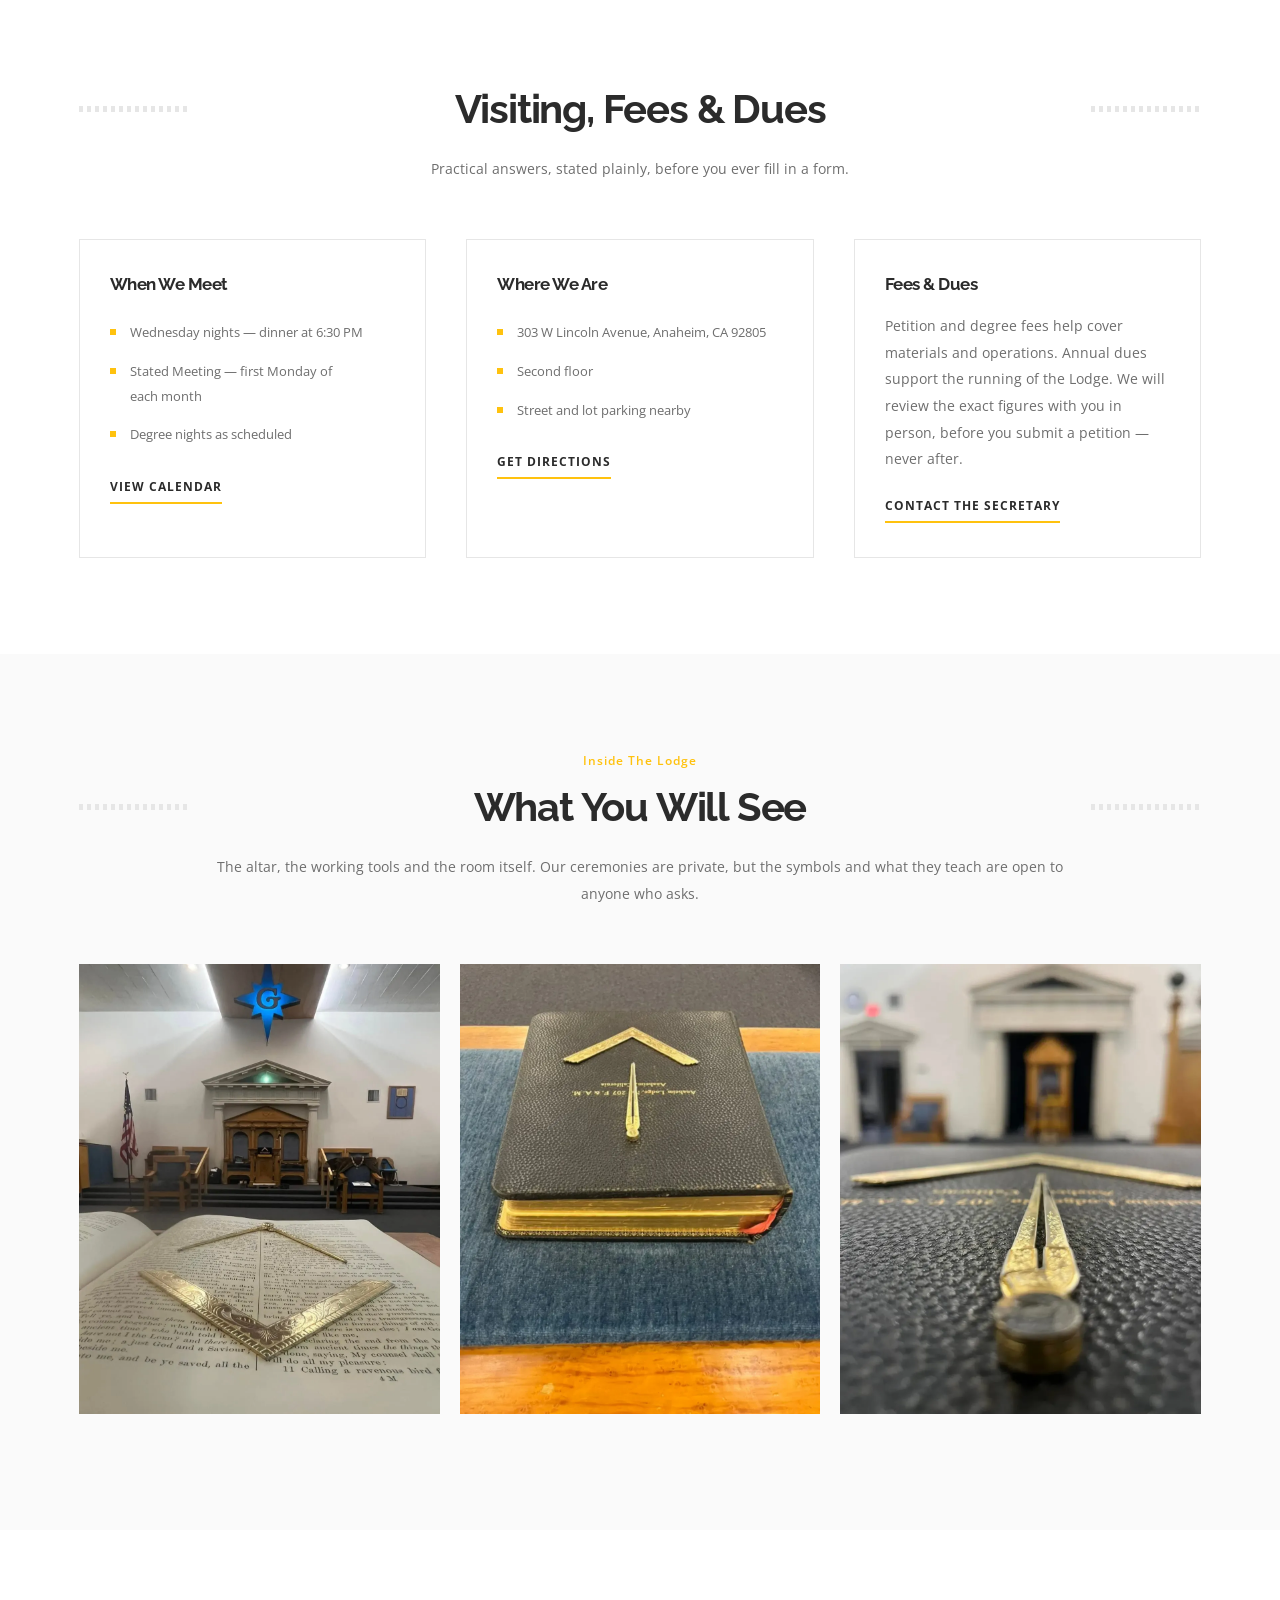
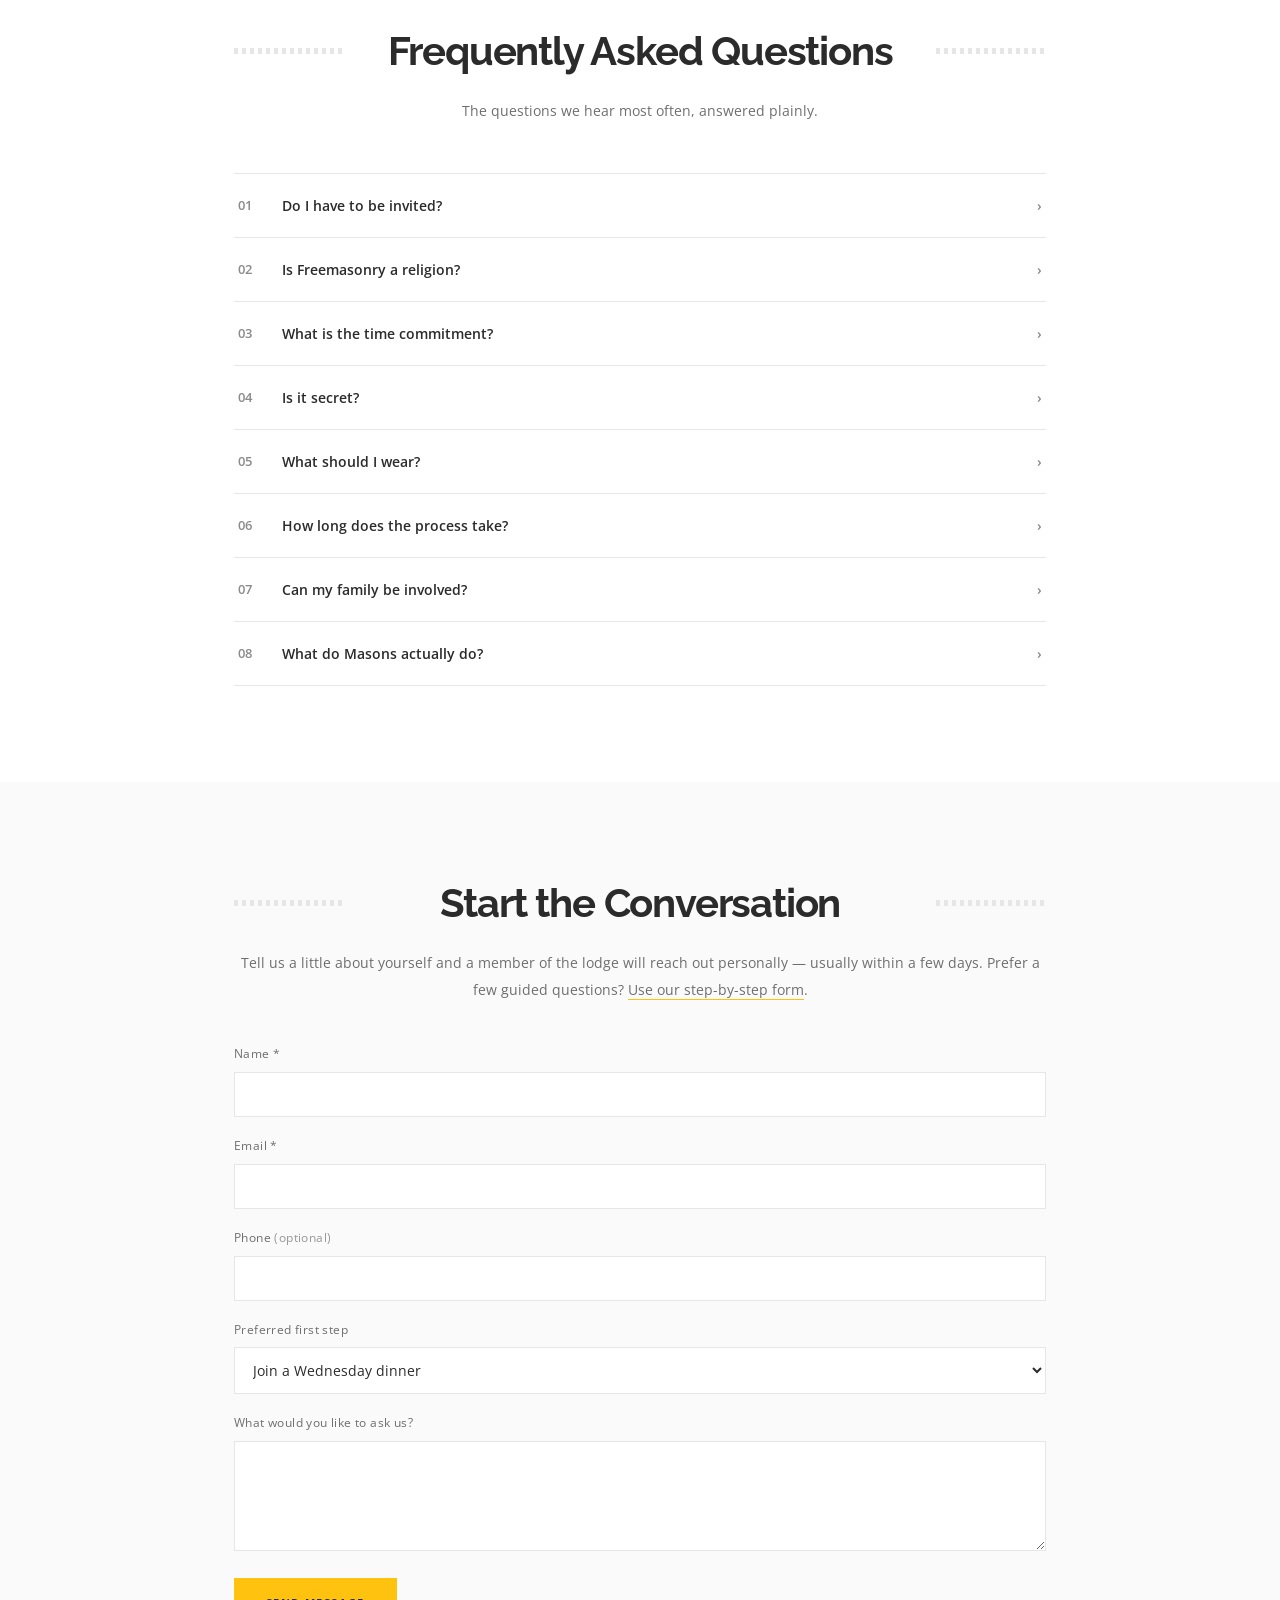
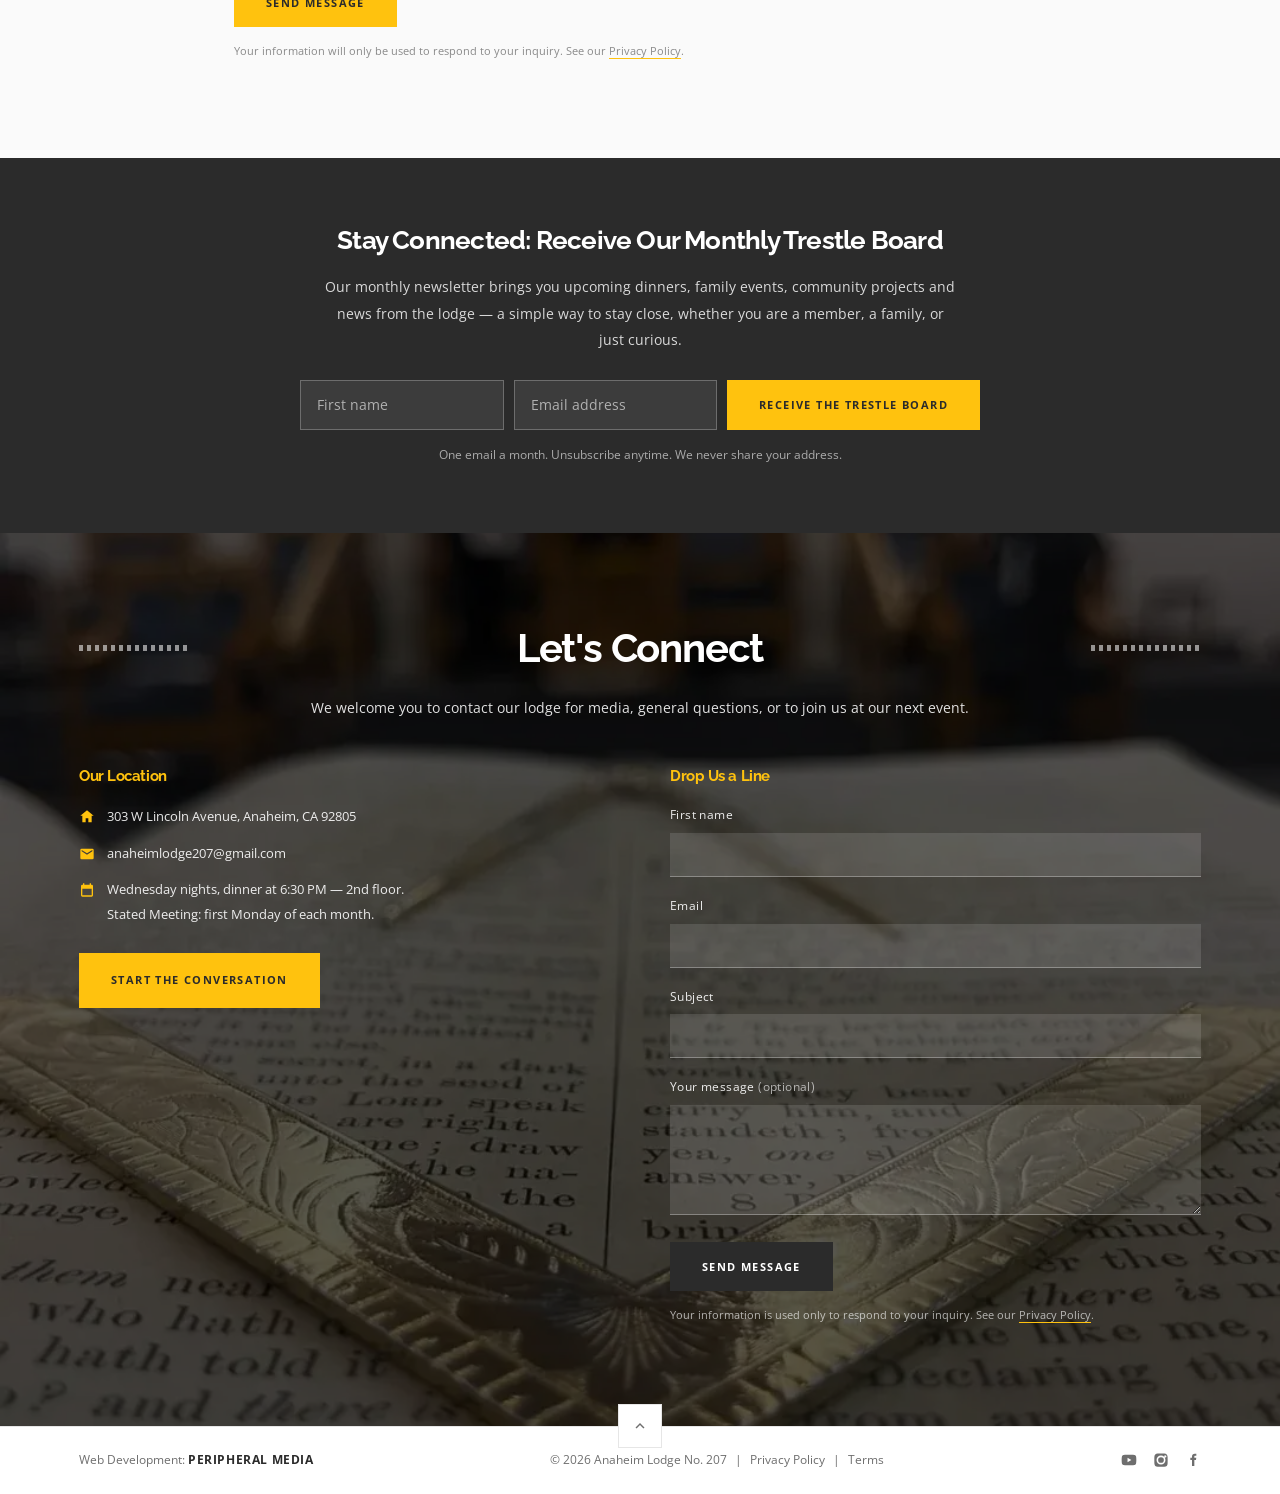
<file: becoming-a-mason.html>
<!DOCTYPE html>
<html lang="en">
<head>
<meta charset="utf-8">
<meta name="viewport" content="width=device-width, initial-scale=1">
<title>Becoming a Mason | Anaheim Lodge No. 207 F. &amp; A. M.</title>
<meta name="description" content="How to become a Freemason at Anaheim Lodge No. 207. The qualities we look for, the six steps to membership, fees, and answers to the questions we are asked most.">
<link rel="canonical" href="https://anaheimlodge207.org/becoming-a-mason.html">

<meta property="og:type" content="website">
<meta property="og:site_name" content="Anaheim Lodge No. 207 F. &amp; A. M.">
<meta property="og:title" content="Becoming a Mason | Anaheim Lodge No. 207 F. &amp; A. M.">
<meta property="og:description" content="How to become a Freemason at Anaheim Lodge No. 207. The qualities we look for, the six steps to membership, fees, and answers to the questions we are asked most.">
<meta property="og:image" content="assets/img/og-lodge.jpg">

<link rel="preconnect" href="https://fonts.googleapis.com">
<link rel="preconnect" href="https://fonts.gstatic.com" crossorigin>
<link href="https://fonts.googleapis.com/css2?family=Raleway:wght@600;700;800&family=Open+Sans:wght@400;600;700&display=swap" rel="stylesheet">
<link rel="stylesheet" href="assets/css/site.css">
</head>
<body>

<!-- ============================== HEADER ============================== -->
<header class="site-header">
  <div class="wrap">
    <a class="brand" href="index.html">Anaheim Lodge No.<br>207 F. &amp; A. M.</a>

    <button class="nav-toggle" type="button" aria-expanded="false"
            aria-controls="primary-nav" aria-label="Open menu">
      <svg viewBox="0 0 24 24" aria-hidden="true"><path d="M3 6h18v2H3zm0 5h18v2H3zm0 5h18v2H3z"/></svg>
    </button>

    <nav id="primary-nav" class="nav" aria-label="Primary">
      <ul style="display:contents">
        <li><a href="becoming-a-mason.html" aria-current="page">Becoming a Mason</a></li>
        <li><a href="about.html">About</a></li>
        <li><a href="youth-orders.html">Youth Orders</a></li>
        <li><a href="calendar.html">Calendar</a></li>
        <li><a href="officers.html">Officers</a></li>
        <li><a href="contact.html">Contact</a></li>
      </ul>
    </nav>

    <div class="social">
      <a href="https://www.youtube.com/californiamasons" target="_blank" rel="noopener" aria-label="YouTube">
        <svg viewBox="0 0 24 24" aria-hidden="true"><path d="M23 12s0-3.8-.5-5.6a2.9 2.9 0 0 0-2-2C18.7 4 12 4 12 4s-6.7 0-8.5.4a2.9 2.9 0 0 0-2 2C1 8.2 1 12 1 12s0 3.8.5 5.6a2.9 2.9 0 0 0 2 2C5.3 20 12 20 12 20s6.7 0 8.5-.4a2.9 2.9 0 0 0 2-2C23 15.8 23 12 23 12zM9.8 15.4V8.6l5.8 3.4z"/></svg>
      </a>
      <a href="https://www.instagram.com/anaheimlodge" target="_blank" rel="noopener" aria-label="Instagram">
        <svg viewBox="0 0 24 24" aria-hidden="true"><path d="M12 2.2c3.2 0 3.6 0 4.9.07 3.3.15 4.8 1.7 5 5 .06 1.3.07 1.7.07 4.9s0 3.6-.07 4.9c-.15 3.3-1.7 4.8-5 5-1.3.06-1.7.07-4.9.07s-3.6 0-4.9-.07c-3.3-.15-4.8-1.7-5-5C2.04 15.6 2 15.2 2 12s0-3.6.07-4.9c.15-3.3 1.7-4.8 5-5C8.4 2.04 8.8 2.2 12 2.2zm0 3.1a6.7 6.7 0 1 0 0 13.4 6.7 6.7 0 0 0 0-13.4zm0 11a4.3 4.3 0 1 1 0-8.6 4.3 4.3 0 0 1 0 8.6zm6.9-11.2a1.6 1.6 0 1 0 0 3.1 1.6 1.6 0 0 0 0-3.1z"/></svg>
      </a>
      <a href="https://www.facebook.com/anaheimlodge207" target="_blank" rel="noopener" aria-label="Facebook">
        <svg viewBox="0 0 24 24" aria-hidden="true"><path d="M14 8.5V6.8c0-.8.2-1.2 1.4-1.2H17V2.6c-.3 0-1.3-.1-2.4-.1-2.4 0-4.1 1.5-4.1 4.2v1.8H8V12h2.5v9H14v-9h2.5l.4-3.5H14z"/></svg>
      </a>
    </div>
  </div>
</header>

<main class="site-main">

<!-- ============================== PAGE HERO =========================== -->
<section class="page-hero" role="img" aria-label="The square and compasses of Anaheim Lodge No. 207"
         style="background-image:url('assets/img/page-hero-becoming.webp');background-size:cover;background-position:center">
  <div class="page-hero__scrim"></div>
  <div class="page-hero__inner">
    <h1>Your Path to Purpose</h1>
    <p>What it takes, what to expect, and how to take the first step with Anaheim Lodge No. 207.</p>
  </div>
</section>

<!-- ============================== INTRO ============================== -->
<section class="section">
  <div class="wrap">
    <div class="wrap--narrow" style="margin:0 auto;text-align:center">
      <p>Maybe you have been searching for a deeper sense of purpose. Maybe you want to be a better example for your children, or you miss the kind of friendship where men hold each other to a higher standard. Many of our members started exactly where you are.</p>
      <p>Becoming a Freemason is a meaningful step, and it is never rushed. This page walks you through who we are looking for, how the process works, and how to start a no-pressure conversation with us.</p>
      <div class="btn-row btn-row--center" style="margin-top:30px">
        <a class="btn btn--gold" href="#start">Start the Conversation</a>
        <a class="btn btn--outline-gold" href="calendar.html">Join Us for Dinner</a>
      </div>
    </div>
  </div>
</section>

<!-- ============================== QUALITIES ========================== -->
<section class="section section--off">
  <div class="wrap">
    <div class="center">
      <p class="eyebrow">Are you ready?</p>
      <div class="rule-title"><h2>Is Freemasonry Right for You?</h2></div>
      <p class="wrap--narrow" style="margin:0 auto 56px">Freemasonry welcomes men of every background, culture and faith. If the following describes you, we would be glad to meet you.</p>
    </div>

    <div class="grid grid--3">
      <div class="card">
        <h3>A Belief in a Supreme Being</h3>
        <p>Freemasonry is not a religion, but it does require a belief in a Supreme Being. We respect and embrace all faiths, and we never ask you to define yours.</p>
      </div>
      <div class="card">
        <h3>Good Moral Character</h3>
        <p>We seek men who are upright and honest, and who are already engaged in the pursuit of moral excellence.</p>
      </div>
      <div class="card">
        <h3>Of Lawful Age</h3>
        <p>In California a man must be at least 18 years of age. Many Lodges find that a little more life experience &mdash; 21 and above &mdash; is beneficial.</p>
      </div>
      <div class="card">
        <h3>Able to Support Your Family</h3>
        <p>Membership asks for some time and modest dues. Your faith, your family and your livelihood always come first &mdash; we will tell you so plainly, and we mean it.</p>
      </div>
      <div class="card">
        <h3>Seeking Self-Improvement</h3>
        <p>A genuine desire to learn, to grow, and to keep improving throughout your life is the quality that matters most.</p>
      </div>
      <div class="card">
        <h3>Motivated by Free Will</h3>
        <p>Your decision must be your own, arrived at freely, and never made in expectation of personal or commercial gain.</p>
      </div>
    </div>

    <p class="center" style="margin-top:44px"><strong>Sound like you? The next steps are simple, and there is no pressure at any point.</strong></p>
  </div>
</section>

<!-- ============================== THE PATH =========================== -->
<section class="section">
  <div class="wrap">
    <div class="center">
      <div class="rule-title"><h2>Your Journey, Step by Step</h2></div>
      <p class="wrap--narrow" style="margin:0 auto 60px">The process is thoughtful by design. It gives you time to know us, and us time to know you.</p>
    </div>

    <div class="stepper wrap--narrow" style="margin:0 auto">
      <div class="stepper__item">
        <h3>Inquiry &amp; Exploration</h3>
        <p>Start by exploring this website and reading about Freemasonry. Form your questions &mdash; all of them. There is nothing you cannot ask.</p>
      </div>
      <div class="stepper__item">
        <h3>Connecting with Our Lodge</h3>
        <p>Come to a Wednesday dinner or a public event, or ask for a casual conversation with a member. Bring your spouse or a friend if you like. No obligation of any kind.</p>
      </div>
      <div class="stepper__item">
        <h3>The Petition</h3>
        <p>When you are ready, you submit an application &mdash; traditionally called a petition &mdash; for membership.</p>
      </div>
      <div class="stepper__item">
        <h3>Investigation &amp; Interview</h3>
        <p>A small committee meets with you to discuss your motivations and qualifications. It is friendly and informal, usually over coffee.</p>
      </div>
      <div class="stepper__item">
        <h3>The Ballot</h3>
        <p>Members vote privately on your petition, as they have for centuries.</p>
      </div>
      <div class="stepper__item">
        <h3>Receiving the Degrees</h3>
        <p>Entered Apprentice, Fellowcraft, and Master Mason &mdash; three symbolic ceremonies that convey the core teachings of our fraternity.</p>
      </div>
    </div>

    <p class="center" style="margin-top:16px;font-size:13px;color:var(--body-light)">Timelines vary. Your mentor will guide you at a steady, manageable pace.</p>
  </div>
</section>

<!-- ============================== MEET A MEMBER ====================== -->
<section class="band" style="background-image:url('assets/img/band-meet.webp')">
  <div class="wrap center">
    <div class="rule-title rule-title--light"><h2>Curious? Come to Dinner.</h2></div>
    <p class="wrap--narrow" style="margin:0 auto">The best way to understand Freemasonry &mdash; and the warm, family spirit of Anaheim Lodge &mdash; is to sit down with us. Share a meal, meet our members and their families, and ask anything you like. There is no obligation.</p>
    <div class="btn-row btn-row--center" style="margin-top:36px">
      <a class="btn btn--gold" href="calendar.html">View Upcoming Events</a>
      <a class="btn btn--gold" href="contact.html">Reserve a Seat at Dinner</a>
    </div>
  </div>
</section>

<!-- ============================== VISIT / FEES ======================= -->
<section class="section">
  <div class="wrap">
    <div class="center">
      <div class="rule-title"><h2>Visiting, Fees &amp; Dues</h2></div>
      <p class="wrap--narrow" style="margin:0 auto 56px">Practical answers, stated plainly, before you ever fill in a form.</p>
    </div>
    <div class="grid grid--3">
      <div class="card">
        <h3>When We Meet</h3>
        <ul>
          <li>Wednesday nights &mdash; dinner at 6:30&nbsp;PM</li>
          <li>Stated Meeting &mdash; first Monday of each month</li>
          <li>Degree nights as scheduled</li>
        </ul>
        <div class="btn-row" style="margin-top:22px">
          <a class="textlink" href="calendar.html">View Calendar</a>
        </div>
      </div>
      <div class="card">
        <h3>Where We Are</h3>
        <ul>
          <li>303 W Lincoln Avenue, Anaheim, CA 92805</li>
          <li>Second floor</li>
          <li>Street and lot parking nearby</li>
        </ul>
        <div class="btn-row" style="margin-top:22px">
          <a class="textlink" href="https://maps.google.com/?q=303+W+Lincoln+Avenue+Anaheim+CA+92805" target="_blank" rel="noopener">Get Directions</a>
        </div>
      </div>
      <div class="card">
        <h3>Fees &amp; Dues</h3>
        <p>Petition and degree fees help cover materials and operations. Annual dues support the running of the Lodge. We will review the exact figures with you in person, before you submit a petition &mdash; never after.</p>
        <div class="btn-row" style="margin-top:22px">
          <a class="textlink" href="contact.html">Contact the Secretary</a>
        </div>
      </div>
    </div>
  </div>
</section>

<!-- ============================== GALLERY (LIGHTBOX) ================== -->
<section class="section section--off">
  <div class="wrap">
    <div class="center">
      <p class="eyebrow">Inside the Lodge</p>
      <div class="rule-title"><h2>What You Will See</h2></div>
      <p class="wrap--narrow" style="margin:0 auto 56px">The altar, the working tools and the room itself. Our ceremonies are private, but the symbols and what they teach are open to anyone who asks.</p>
    </div>

    <div class="mosaic">

      <figure class="mosaic__item" data-lightbox="assets/img/gallery-journey-01.webp" data-alt="The altar of Anaheim Lodge No. 207 with the Volume of Sacred Law">
        <img src="assets/img/gallery-journey-01.webp" loading="lazy" decoding="async" alt="The altar of Anaheim Lodge No. 207 with the Volume of Sacred Law">
      </figure>

      <figure class="mosaic__item" data-lightbox="assets/img/gallery-journey-02.webp" data-alt="The Volume of Sacred Law open upon the altar">
        <img src="assets/img/gallery-journey-02.webp" loading="lazy" decoding="async" alt="The Volume of Sacred Law open upon the altar">
      </figure>

      <figure class="mosaic__item" data-lightbox="assets/img/gallery-journey-03.webp" data-alt="The square and compasses, emblem of the Craft">
        <img src="assets/img/gallery-journey-03.webp" loading="lazy" decoding="async" alt="The square and compasses, emblem of the Craft">
      </figure>

    </div>
  </div>
</section>

<!-- ============================== FAQ ================================ -->
<section class="section">
  <div class="wrap wrap--narrow">
    <div class="center">
      <div class="rule-title"><h2>Frequently Asked Questions</h2></div>
      <p style="margin:0 auto 48px">The questions we hear most often, answered plainly.</p>
    </div>

    <div class="accordion" data-accordion>
      <div class="accordion__item">
        <button class="accordion__btn" type="button" aria-expanded="false" aria-controls="faq-1">
          <span class="accordion__num">01</span>
          <span>Do I have to be invited?</span>
          <span class="accordion__chev" aria-hidden="true">&#8250;</span>
        </button>
        <div class="accordion__panel" id="faq-1">
          <p>No. Freemasons do not recruit, but that is not the same as being closed. You are welcome to contact us directly, ask questions, and visit. In fact you must ask &mdash; the first step has to come from you.</p>
        </div>
      </div>
      <div class="accordion__item">
        <button class="accordion__btn" type="button" aria-expanded="false" aria-controls="faq-2">
          <span class="accordion__num">02</span>
          <span>Is Freemasonry a religion?</span>
          <span class="accordion__chev" aria-hidden="true">&#8250;</span>
        </button>
        <div class="accordion__panel" id="faq-2">
          <p>No. Freemasonry is not a religion and does not replace your faith. We require a belief in a Supreme Being but never ask you to define it, and religious debate has no place in a lodge room.</p>
        </div>
      </div>
      <div class="accordion__item">
        <button class="accordion__btn" type="button" aria-expanded="false" aria-controls="faq-3">
          <span class="accordion__num">03</span>
          <span>What is the time commitment?</span>
          <span class="accordion__chev" aria-hidden="true">&#8250;</span>
        </button>
        <div class="accordion__panel" id="faq-3">
          <p>Early on, plan for your degrees and short study sessions between them. After that it is genuinely up to you. We pace it around your life, not the other way round.</p>
        </div>
      </div>
      <div class="accordion__item">
        <button class="accordion__btn" type="button" aria-expanded="false" aria-controls="faq-4">
          <span class="accordion__num">04</span>
          <span>Is it secret?</span>
          <span class="accordion__chev" aria-hidden="true">&#8250;</span>
        </button>
        <div class="accordion__panel" id="faq-4">
          <p>Our ceremonies are private, in the same way a graduation rehearsal is private &mdash; the meaning depends on experiencing it fresh. Our values, our membership, our building, and our community work are all entirely public.</p>
        </div>
      </div>
      <div class="accordion__item">
        <button class="accordion__btn" type="button" aria-expanded="false" aria-controls="faq-5">
          <span class="accordion__num">05</span>
          <span>What should I wear?</span>
          <span class="accordion__chev" aria-hidden="true">&#8250;</span>
        </button>
        <div class="accordion__panel" id="faq-5">
          <p>Business casual is perfectly fine for a first visit unless we tell you otherwise. Nobody is going to turn you away over a collar.</p>
        </div>
      </div>
      <div class="accordion__item">
        <button class="accordion__btn" type="button" aria-expanded="false" aria-controls="faq-6">
          <span class="accordion__num">06</span>
          <span>How long does the process take?</span>
          <span class="accordion__chev" aria-hidden="true">&#8250;</span>
        </button>
        <div class="accordion__panel" id="faq-6">
          <p>It varies, and we would rather it took longer and was done properly. Your mentor helps you progress at a steady, manageable pace.</p>
        </div>
      </div>
      <div class="accordion__item">
        <button class="accordion__btn" type="button" aria-expanded="false" aria-controls="faq-7">
          <span class="accordion__num">07</span>
          <span>Can my family be involved?</span>
          <span class="accordion__chev" aria-hidden="true">&#8250;</span>
        </button>
        <div class="accordion__panel" id="faq-7">
          <p>Absolutely &mdash; we are a family lodge. Spouses, children and friends are welcome at our dinners, holiday celebrations and community events. Our lodge also sponsors and supports DeMolay for young men and Job's Daughters for young women, and women and families can take part in the wider Masonic family through organizations such as the Order of the Eastern Star.</p>
        </div>
      </div>
      <div class="accordion__item">
        <button class="accordion__btn" type="button" aria-expanded="false" aria-controls="faq-8">
          <span class="accordion__num">08</span>
          <span>What do Masons actually do?</span>
          <span class="accordion__chev" aria-hidden="true">&#8250;</span>
        </button>
        <div class="accordion__panel" id="faq-8">
          <p>We meet, we learn, and we serve. Members share dinners and fellowship, take part in ceremonies that teach moral lessons, mentor newer brothers, support local schools like Benjamin Franklin Elementary, and give to Masonic charities that help children, seniors and families across California.</p>
        </div>
      </div>
    </div>
  </div>
</section>

<!-- ============================== START THE CONVERSATION ============= -->
<section class="section section--off" id="start">
  <div class="wrap wrap--narrow">
    <div class="center">
      <div class="rule-title"><h2>Start the Conversation</h2></div>
      <p style="margin:0 auto 40px">Tell us a little about yourself and a member of the lodge will reach out personally &mdash; usually within a few days. Prefer a few guided questions? <a href="contact.html" style="border-bottom:1px solid var(--gold)">Use our step-by-step form</a>.</p>
    </div>

    <form name="interest" method="POST" data-netlify="true"
          netlify-honeypot="company-website" action="/thank-you.html">
      <input type="hidden" name="form-name" value="interest">
      <p class="hp"><label>Leave this empty: <input name="company-website"></label></p>

      <div class="field field--light">
        <label for="i-name">Name <span aria-hidden="true">*</span></label>
        <input id="i-name" name="name" type="text" autocomplete="name" required>
      </div>
      <div class="field field--light">
        <label for="i-email">Email <span aria-hidden="true">*</span></label>
        <input id="i-email" name="email" type="email" autocomplete="email" required>
      </div>
      <div class="field field--light">
        <label for="i-phone">Phone <span style="opacity:.7">(optional)</span></label>
        <input id="i-phone" name="phone" type="tel" autocomplete="tel">
      </div>
      <div class="field field--light">
        <label for="i-step">Preferred first step</label>
        <select id="i-step" name="preferred-first-step">
          <option>Join a Wednesday dinner</option>
          <option>Attend a family or community event</option>
          <option>Speak with a member</option>
          <option>Just send me more information</option>
        </select>
      </div>
      <div class="field field--light">
        <label for="i-message">What would you like to ask us?</label>
        <textarea id="i-message" name="message"></textarea>
      </div>

      <button class="btn btn--gold" type="submit">Send Message</button>
      <p style="font-size:11px;color:var(--body-light);margin-top:14px">Your information will only be used to respond to your inquiry. See our <a href="privacy.html" style="border-bottom:1px solid var(--gold)">Privacy Policy</a>.</p>
    </form>
  </div>
</section>

<!-- ============================== NEWSLETTER (MAILCHIMP) ============== -->
<!-- MAILCHIMP: paste the list's form action URL into data-mc-action
     (Mailchimp > Audience > Signup forms > Embedded form > the <form action="..."> value).
     Until then, signups are captured by Netlify Forms ("trestle-board") so none are lost. -->
<section class="subscribe" id="trestle-board">
  <div class="wrap center">
    <h2>Stay Connected: Receive Our Monthly Trestle Board</h2>
    <p>Our monthly newsletter brings you upcoming dinners, family events, community projects and news from the lodge &mdash; a simple way to stay close, whether you are a member, a family, or just curious.</p>
    <form class="mc-form" data-mc-action="" name="trestle-board" method="POST" data-netlify="true" netlify-honeypot="company-website" action="/thank-you.html?form=trestle-board">
      <input type="hidden" name="form-name" value="trestle-board">
      <p class="hp"><label>Leave this empty: <input name="company-website"></label></p>
      <label class="sr-only" for="mc-fname-becoming-a-mason">First name</label>
      <input id="mc-fname-becoming-a-mason" name="FNAME" type="text" placeholder="First name" autocomplete="given-name">
      <label class="sr-only" for="mc-email-becoming-a-mason">Email address</label>
      <input id="mc-email-becoming-a-mason" name="EMAIL" type="email" placeholder="Email address" autocomplete="email" required>
      <button class="btn btn--gold" type="submit">Receive the Trestle Board</button>
    </form>
    <p class="mc-note">One email a month. Unsubscribe anytime. We never share your address.</p>
  </div>
</section>

</main>

<!-- ============================== PRE-FOOTER ========================== -->
<section class="prefooter" style="background-image:url('assets/img/footer-bg.webp')">
  <div class="wrap">
    <div class="center">
      <div class="rule-title rule-title--light"><h2>Let's Connect</h2></div>
      <p>We welcome you to contact our lodge for media, general questions, or to join us at our next event.</p>
    </div>

    <div class="prefooter__grid">
      <div>
        <h4>Our Location</h4>
        <ul class="contact-list">
          <li>
            <svg viewBox="0 0 24 24" aria-hidden="true"><path d="M12 2 2 10h3v10h5v-6h4v6h5V10h3z"/></svg>
            <a href="https://maps.google.com/?q=303+W+Lincoln+Avenue+Anaheim+CA+92805" target="_blank" rel="noopener">303 W Lincoln Avenue, Anaheim, CA 92805</a>
          </li>
          <li>
            <svg viewBox="0 0 24 24" aria-hidden="true"><path d="M20 4H4a2 2 0 0 0-2 2v12a2 2 0 0 0 2 2h16a2 2 0 0 0 2-2V6a2 2 0 0 0-2-2zm0 4-8 5-8-5V6l8 5 8-5z"/></svg>
            <a href="mailto:anaheimlodge207@gmail.com">anaheimlodge207@gmail.com</a>
          </li>
          <li>
            <svg viewBox="0 0 24 24" aria-hidden="true"><path d="M19 4h-1V2h-2v2H8V2H6v2H5a2 2 0 0 0-2 2v14a2 2 0 0 0 2 2h14a2 2 0 0 0 2-2V6a2 2 0 0 0-2-2zm0 16H5V10h14z"/></svg>
            <span>Wednesday nights, dinner at 6:30&nbsp;PM &mdash; 2nd floor.<br>Stated Meeting: first Monday of each month.</span>
          </li>
        </ul>
        <div class="btn-row" style="margin-top:26px">
          <a class="btn btn--gold" href="contact.html">Start the Conversation</a>
        </div>
      </div>

      <div>
        <h4>Drop Us a Line</h4>
        <form name="footer-contact" method="POST"
              data-netlify="true" netlify-honeypot="company-website"
              action="/thank-you.html">
          <input type="hidden" name="form-name" value="footer-contact">
          <p class="hp"><label>Leave this empty: <input name="company-website"></label></p>

          <div class="field">
            <label for="f-name">First name</label>
            <input id="f-name" name="first-name" type="text" autocomplete="given-name" required>
          </div>
          <div class="field">
            <label for="f-email">Email</label>
            <input id="f-email" name="email" type="email" autocomplete="email" required>
          </div>
          <div class="field">
            <label for="f-subject">Subject</label>
            <input id="f-subject" name="subject" type="text">
          </div>
          <div class="field">
            <label for="f-message">Your message <span style="opacity:.7">(optional)</span></label>
            <textarea id="f-message" name="message"></textarea>
          </div>

          <button class="btn btn--dark" type="submit">Send message</button>
          <p style="font-size:11px;color:rgba(255,255,255,.65);margin-top:14px">Your information is used only to respond to your inquiry. See our <a href="privacy.html" style="border-bottom:1px solid var(--gold)">Privacy Policy</a>.</p>
        </form>
      </div>
    </div>
  </div>
</section>

<!-- ============================== FOOTER ============================== -->
<div class="footer-wrap">
  <a class="to-top" href="#top" aria-label="Back to top">
    <svg viewBox="0 0 24 24" width="18" height="18" aria-hidden="true" fill="currentColor"><path d="M12 8l6 6-1.4 1.4L12 10.8l-4.6 4.6L6 14z"/></svg>
  </a>
  <footer class="site-footer">
    <div class="wrap">
      <p style="margin:0">Web Development: <a href="https://peripheral-media.com/" target="_blank" rel="noopener"><strong>Peripheral Media</strong></a></p>
      <p class="footer-legal" style="margin:0">
        <span>&copy; <span id="year">2026</span> Anaheim Lodge No. 207</span> <span>|</span>
        <a href="privacy.html">Privacy Policy</a> <span>|</span>
        <a href="terms.html">Terms</a>
      </p>
      <div class="social">
        <a href="https://www.youtube.com/californiamasons" target="_blank" rel="noopener" aria-label="YouTube"><svg viewBox="0 0 24 24" aria-hidden="true"><path d="M23 12s0-3.8-.5-5.6a2.9 2.9 0 0 0-2-2C18.7 4 12 4 12 4s-6.7 0-8.5.4a2.9 2.9 0 0 0-2 2C1 8.2 1 12 1 12s0 3.8.5 5.6a2.9 2.9 0 0 0 2 2C5.3 20 12 20 12 20s6.7 0 8.5-.4a2.9 2.9 0 0 0 2-2C23 15.8 23 12 23 12zM9.8 15.4V8.6l5.8 3.4z"/></svg></a>
        <a href="https://www.instagram.com/anaheimlodge" target="_blank" rel="noopener" aria-label="Instagram"><svg viewBox="0 0 24 24" aria-hidden="true"><path d="M12 2.2c3.2 0 3.6 0 4.9.07 3.3.15 4.8 1.7 5 5 .06 1.3.07 1.7.07 4.9s0 3.6-.07 4.9c-.15 3.3-1.7 4.8-5 5-1.3.06-1.7.07-4.9.07s-3.6 0-4.9-.07c-3.3-.15-4.8-1.7-5-5C2.04 15.6 2 15.2 2 12s0-3.6.07-4.9c.15-3.3 1.7-4.8 5-5C8.4 2.04 8.8 2.2 12 2.2zm0 3.1a6.7 6.7 0 1 0 0 13.4 6.7 6.7 0 0 0 0-13.4zm0 11a4.3 4.3 0 1 1 0-8.6 4.3 4.3 0 0 1 0 8.6zm6.9-11.2a1.6 1.6 0 1 0 0 3.1 1.6 1.6 0 0 0 0-3.1z"/></svg></a>
        <a href="https://www.facebook.com/anaheimlodge207" target="_blank" rel="noopener" aria-label="Facebook"><svg viewBox="0 0 24 24" aria-hidden="true"><path d="M14 8.5V6.8c0-.8.2-1.2 1.4-1.2H17V2.6c-.3 0-1.3-.1-2.4-.1-2.4 0-4.1 1.5-4.1 4.2v1.8H8V12h2.5v9H14v-9h2.5l.4-3.5H14z"/></svg></a>
      </div>
    </div>
  </footer>
</div>

<script src="assets/js/site.js"></script>
<script>document.getElementById('year').textContent = new Date().getFullYear();</script>
</body>
</html>
</file>
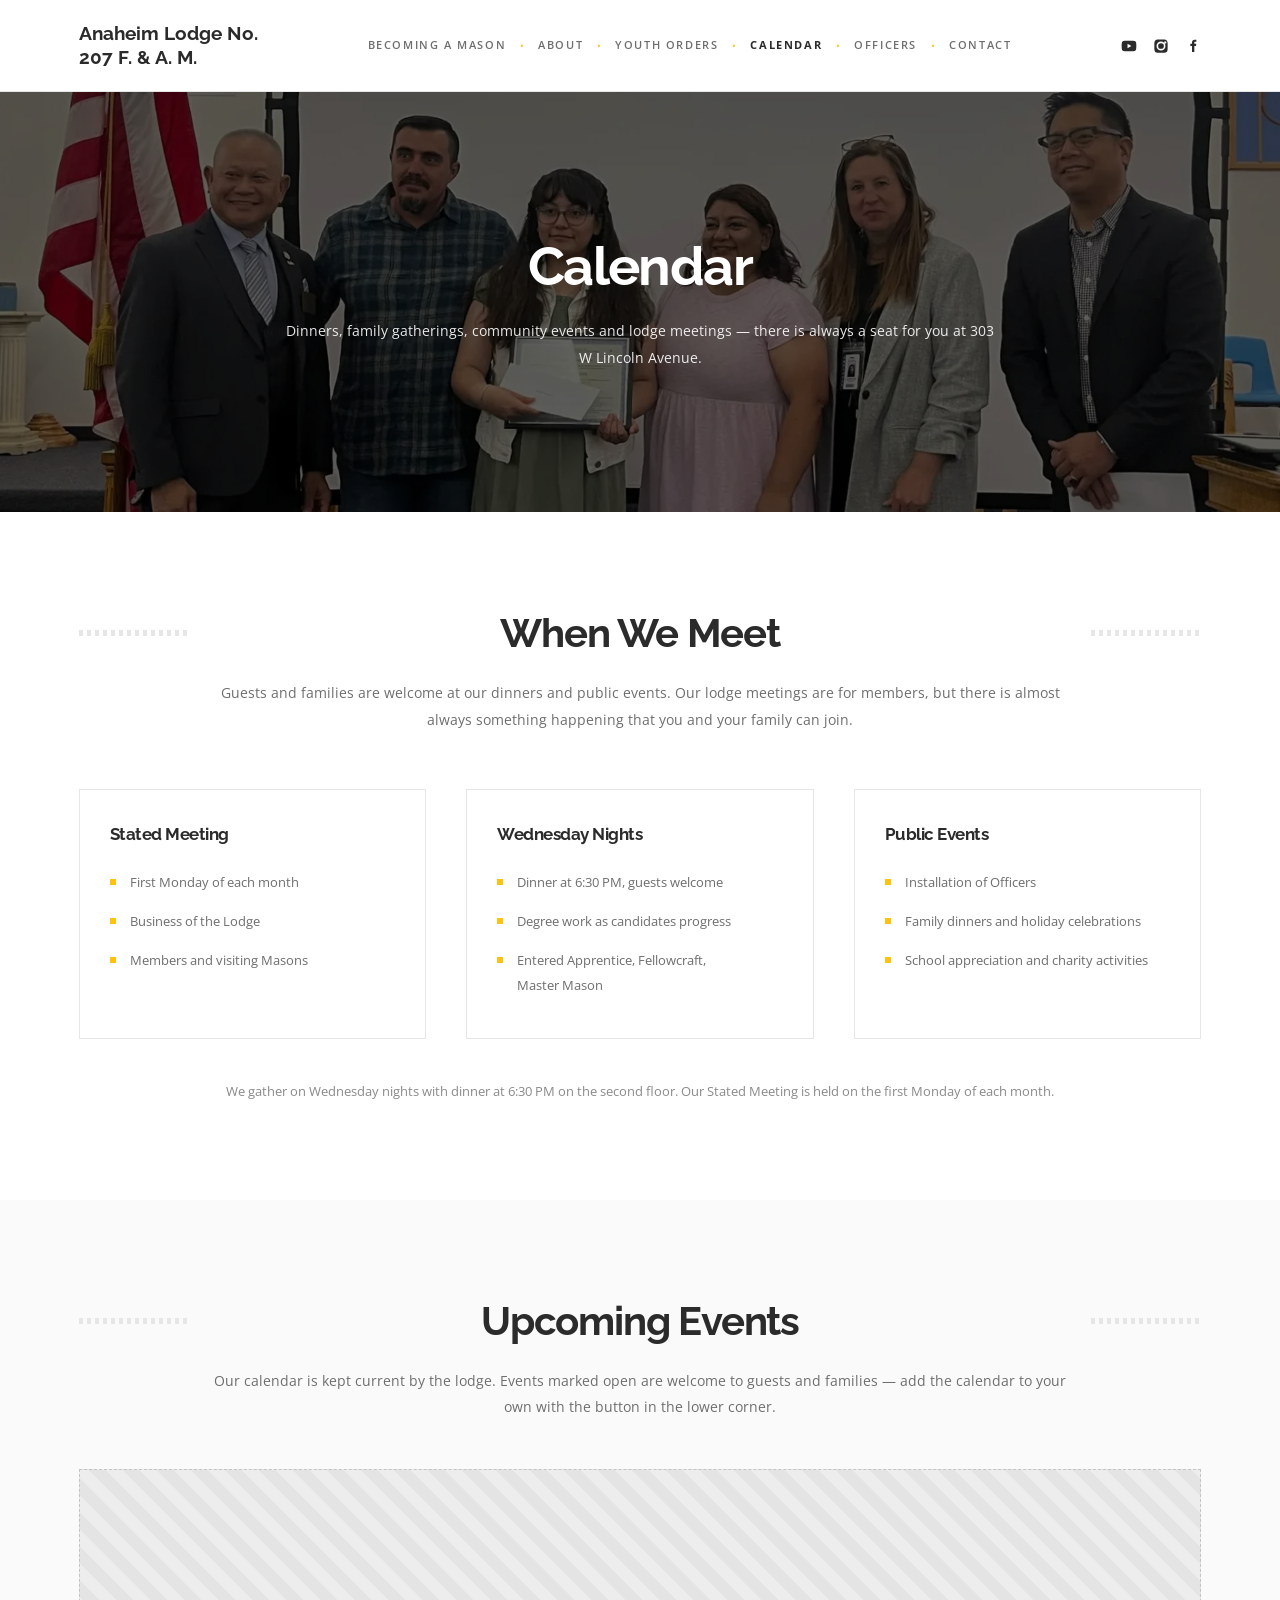
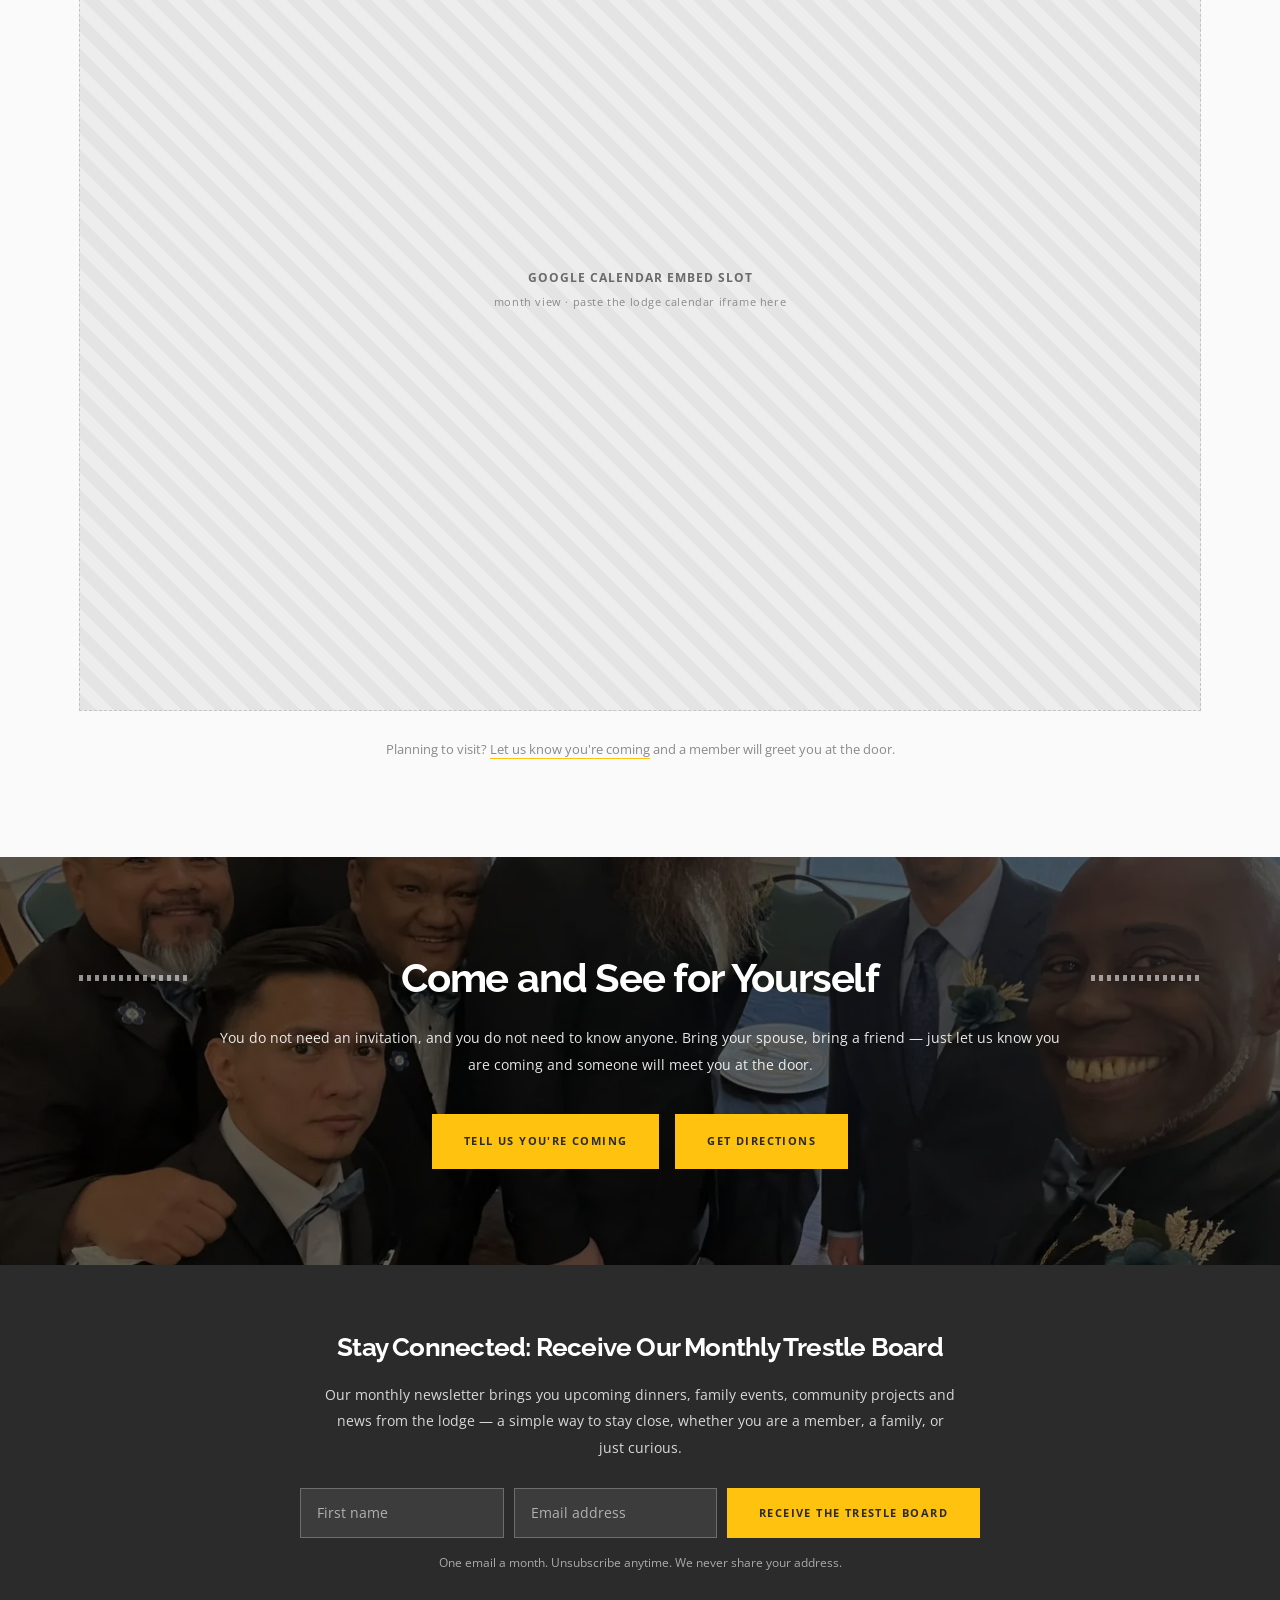
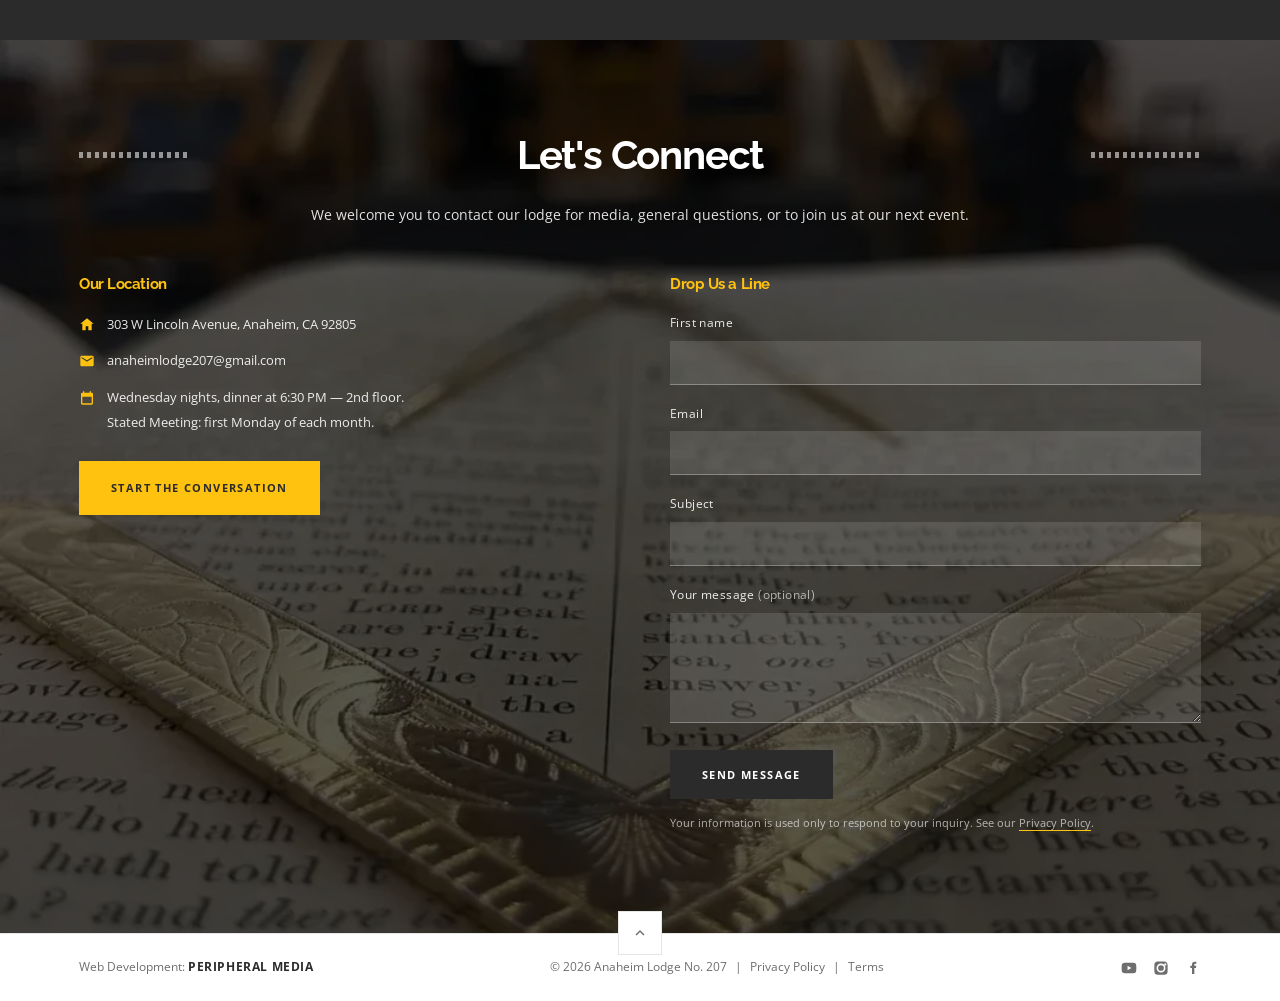
<file: calendar.html>
<!DOCTYPE html>
<html lang="en">
<head>
<meta charset="utf-8">
<meta name="viewport" content="width=device-width, initial-scale=1">
<title>Calendar | Anaheim Lodge No. 207 F. &amp; A. M.</title>
<meta name="description" content="Stated meetings, degree nights, dinners and public events at Anaheim Lodge No. 207, 303 W Lincoln Avenue, Anaheim.">
<link rel="canonical" href="https://anaheimlodge207.org/calendar.html">

<meta property="og:type" content="website">
<meta property="og:site_name" content="Anaheim Lodge No. 207 F. &amp; A. M.">
<meta property="og:title" content="Calendar | Anaheim Lodge No. 207 F. &amp; A. M.">
<meta property="og:description" content="Stated meetings, degree nights, dinners and public events at Anaheim Lodge No. 207, 303 W Lincoln Avenue, Anaheim.">
<meta property="og:image" content="assets/img/og-lodge.jpg">

<link rel="preconnect" href="https://fonts.googleapis.com">
<link rel="preconnect" href="https://fonts.gstatic.com" crossorigin>
<link href="https://fonts.googleapis.com/css2?family=Raleway:wght@600;700;800&family=Open+Sans:wght@400;600;700&display=swap" rel="stylesheet">
<link rel="stylesheet" href="assets/css/site.css">
</head>
<body>

<!-- ============================== HEADER ============================== -->
<header class="site-header">
  <div class="wrap">
    <a class="brand" href="index.html">Anaheim Lodge No.<br>207 F. &amp; A. M.</a>

    <button class="nav-toggle" type="button" aria-expanded="false"
            aria-controls="primary-nav" aria-label="Open menu">
      <svg viewBox="0 0 24 24" aria-hidden="true"><path d="M3 6h18v2H3zm0 5h18v2H3zm0 5h18v2H3z"/></svg>
    </button>

    <nav id="primary-nav" class="nav" aria-label="Primary">
      <ul style="display:contents">
        <li><a href="becoming-a-mason.html">Becoming a Mason</a></li>
        <li><a href="about.html">About</a></li>
        <li><a href="youth-orders.html">Youth Orders</a></li>
        <li><a href="calendar.html" aria-current="page">Calendar</a></li>
        <li><a href="officers.html">Officers</a></li>
        <li><a href="contact.html">Contact</a></li>
      </ul>
    </nav>

    <div class="social">
      <a href="https://www.youtube.com/californiamasons" target="_blank" rel="noopener" aria-label="YouTube">
        <svg viewBox="0 0 24 24" aria-hidden="true"><path d="M23 12s0-3.8-.5-5.6a2.9 2.9 0 0 0-2-2C18.7 4 12 4 12 4s-6.7 0-8.5.4a2.9 2.9 0 0 0-2 2C1 8.2 1 12 1 12s0 3.8.5 5.6a2.9 2.9 0 0 0 2 2C5.3 20 12 20 12 20s6.7 0 8.5-.4a2.9 2.9 0 0 0 2-2C23 15.8 23 12 23 12zM9.8 15.4V8.6l5.8 3.4z"/></svg>
      </a>
      <a href="https://www.instagram.com/anaheimlodge" target="_blank" rel="noopener" aria-label="Instagram">
        <svg viewBox="0 0 24 24" aria-hidden="true"><path d="M12 2.2c3.2 0 3.6 0 4.9.07 3.3.15 4.8 1.7 5 5 .06 1.3.07 1.7.07 4.9s0 3.6-.07 4.9c-.15 3.3-1.7 4.8-5 5-1.3.06-1.7.07-4.9.07s-3.6 0-4.9-.07c-3.3-.15-4.8-1.7-5-5C2.04 15.6 2 15.2 2 12s0-3.6.07-4.9c.15-3.3 1.7-4.8 5-5C8.4 2.04 8.8 2.2 12 2.2zm0 3.1a6.7 6.7 0 1 0 0 13.4 6.7 6.7 0 0 0 0-13.4zm0 11a4.3 4.3 0 1 1 0-8.6 4.3 4.3 0 0 1 0 8.6zm6.9-11.2a1.6 1.6 0 1 0 0 3.1 1.6 1.6 0 0 0 0-3.1z"/></svg>
      </a>
      <a href="https://www.facebook.com/anaheimlodge207" target="_blank" rel="noopener" aria-label="Facebook">
        <svg viewBox="0 0 24 24" aria-hidden="true"><path d="M14 8.5V6.8c0-.8.2-1.2 1.4-1.2H17V2.6c-.3 0-1.3-.1-2.4-.1-2.4 0-4.1 1.5-4.1 4.2v1.8H8V12h2.5v9H14v-9h2.5l.4-3.5H14z"/></svg>
      </a>
    </div>
  </div>
</header>

<main class="site-main">

<!-- ============================== PAGE HERO =========================== -->
<section class="page-hero" role="img" aria-label="Anaheim Lodge No. 207 honoring local public schools"
         style="background-image:url('assets/img/page-hero-calendar.webp');background-size:cover;background-position:center">
  <div class="page-hero__scrim"></div>
  <div class="page-hero__inner">
    <h1>Calendar</h1>
    <p>Dinners, family gatherings, community events and lodge meetings &mdash; there is always a seat for you at 303 W Lincoln Avenue.</p>
  </div>
</section>

<!-- ============================== WHEN WE MEET ======================== -->
<section class="section">
  <div class="wrap">
    <div class="center">
      <div class="rule-title"><h2>When We Meet</h2></div>
      <p class="wrap--narrow" style="margin:0 auto 56px">Guests and families are welcome at our dinners and public events. Our lodge meetings are for members, but there is almost always something happening that you and your family can join.</p>
    </div>
    <div class="grid grid--3">
      <div class="card">
        <h3>Stated Meeting</h3>
        <ul>
          <li>First Monday of each month</li>
          <li>Business of the Lodge</li>
          <li>Members and visiting Masons</li>
        </ul>
      </div>
      <div class="card">
        <h3>Wednesday Nights</h3>
        <ul>
          <li>Dinner at 6:30&nbsp;PM, guests welcome</li>
          <li>Degree work as candidates progress</li>
          <li>Entered Apprentice, Fellowcraft, Master Mason</li>
        </ul>
      </div>
      <div class="card">
        <h3>Public Events</h3>
        <ul>
          <li>Installation of Officers</li>
          <li>Family dinners and holiday celebrations</li>
          <li>School appreciation and charity activities</li>
        </ul>
      </div>
    </div>
    <p class="center" style="margin-top:40px;font-size:13px;color:var(--body-light)">
      We gather on Wednesday nights with dinner at 6:30&nbsp;PM on the second floor. Our Stated Meeting is held on the first Monday of each month.
    </p>
  </div>
</section>

<!-- ============================== EMBED ============================== -->
<section class="section section--off">
  <div class="wrap">
    <div class="center">
      <div class="rule-title"><h2>Upcoming Events</h2></div>
      <p class="wrap--narrow" style="margin:0 auto 48px">Our calendar is kept current by the lodge. Events marked open are welcome to guests and families &mdash; add the calendar to your own with the button in the lower corner.</p>
    </div>

    <!-- GOOGLE CALENDAR EMBED SLOT (month view)
         Google Calendar > Settings > [lodge calendar] > Integrate calendar > Embed code.
         Make the calendar public first, then replace the .ph div below with:
         <iframe src="https://calendar.google.com/calendar/embed?src=CALENDAR_ID&ctz=America%2FLos_Angeles&showTitle=0&showPrint=0&mode=MONTH" loading="lazy" title="Anaheim Lodge No. 207 calendar"></iframe> -->
    <div class="cal-frame">
      <div class="ph ph--fill"><span><b>Google Calendar embed slot</b>month view &middot; paste the lodge calendar iframe here</span></div>
    </div>

    <p class="center" style="margin-top:26px;font-size:13px;color:var(--body-light)">
      Planning to visit? <a href="contact.html" style="border-bottom:1px solid var(--gold)">Let us know you're coming</a> and a member will greet you at the door.
    </p>
  </div>
</section>

<!-- ============================== VISIT CTA ========================== -->
<section class="band" style="background-image:url('assets/img/band-meet.webp')">
  <div class="wrap center">
    <div class="rule-title rule-title--light"><h2>Come and See for Yourself</h2></div>
    <p class="wrap--narrow" style="margin:0 auto">You do not need an invitation, and you do not need to know anyone. Bring your spouse, bring a friend &mdash; just let us know you are coming and someone will meet you at the door.</p>
    <div class="btn-row btn-row--center" style="margin-top:36px">
      <a class="btn btn--gold" href="contact.html">Tell Us You're Coming</a>
      <a class="btn btn--gold" href="https://maps.google.com/?q=303+W+Lincoln+Avenue+Anaheim+CA+92805" target="_blank" rel="noopener">Get Directions</a>
    </div>
  </div>
</section>


<!-- ============================== NEWSLETTER (MAILCHIMP) ============== -->
<!-- MAILCHIMP: paste the list's form action URL into data-mc-action
     (Mailchimp > Audience > Signup forms > Embedded form > the <form action="..."> value).
     Until then, signups are captured by Netlify Forms ("trestle-board") so none are lost. -->
<section class="subscribe" id="trestle-board">
  <div class="wrap center">
    <h2>Stay Connected: Receive Our Monthly Trestle Board</h2>
    <p>Our monthly newsletter brings you upcoming dinners, family events, community projects and news from the lodge &mdash; a simple way to stay close, whether you are a member, a family, or just curious.</p>
    <form class="mc-form" data-mc-action="" name="trestle-board" method="POST" data-netlify="true" netlify-honeypot="company-website" action="/thank-you.html?form=trestle-board">
      <input type="hidden" name="form-name" value="trestle-board">
      <p class="hp"><label>Leave this empty: <input name="company-website"></label></p>
      <label class="sr-only" for="mc-fname-calendar">First name</label>
      <input id="mc-fname-calendar" name="FNAME" type="text" placeholder="First name" autocomplete="given-name">
      <label class="sr-only" for="mc-email-calendar">Email address</label>
      <input id="mc-email-calendar" name="EMAIL" type="email" placeholder="Email address" autocomplete="email" required>
      <button class="btn btn--gold" type="submit">Receive the Trestle Board</button>
    </form>
    <p class="mc-note">One email a month. Unsubscribe anytime. We never share your address.</p>
  </div>
</section>

</main>

<!-- ============================== PRE-FOOTER ========================== -->
<section class="prefooter" style="background-image:url('assets/img/footer-bg.webp')">
  <div class="wrap">
    <div class="center">
      <div class="rule-title rule-title--light"><h2>Let's Connect</h2></div>
      <p>We welcome you to contact our lodge for media, general questions, or to join us at our next event.</p>
    </div>

    <div class="prefooter__grid">
      <div>
        <h4>Our Location</h4>
        <ul class="contact-list">
          <li>
            <svg viewBox="0 0 24 24" aria-hidden="true"><path d="M12 2 2 10h3v10h5v-6h4v6h5V10h3z"/></svg>
            <a href="https://maps.google.com/?q=303+W+Lincoln+Avenue+Anaheim+CA+92805" target="_blank" rel="noopener">303 W Lincoln Avenue, Anaheim, CA 92805</a>
          </li>
          <li>
            <svg viewBox="0 0 24 24" aria-hidden="true"><path d="M20 4H4a2 2 0 0 0-2 2v12a2 2 0 0 0 2 2h16a2 2 0 0 0 2-2V6a2 2 0 0 0-2-2zm0 4-8 5-8-5V6l8 5 8-5z"/></svg>
            <a href="mailto:anaheimlodge207@gmail.com">anaheimlodge207@gmail.com</a>
          </li>
          <li>
            <svg viewBox="0 0 24 24" aria-hidden="true"><path d="M19 4h-1V2h-2v2H8V2H6v2H5a2 2 0 0 0-2 2v14a2 2 0 0 0 2 2h14a2 2 0 0 0 2-2V6a2 2 0 0 0-2-2zm0 16H5V10h14z"/></svg>
            <span>Wednesday nights, dinner at 6:30&nbsp;PM &mdash; 2nd floor.<br>Stated Meeting: first Monday of each month.</span>
          </li>
        </ul>
        <div class="btn-row" style="margin-top:26px">
          <a class="btn btn--gold" href="contact.html">Start the Conversation</a>
        </div>
      </div>

      <div>
        <h4>Drop Us a Line</h4>
        <form name="footer-contact" method="POST"
              data-netlify="true" netlify-honeypot="company-website"
              action="/thank-you.html">
          <input type="hidden" name="form-name" value="footer-contact">
          <p class="hp"><label>Leave this empty: <input name="company-website"></label></p>

          <div class="field">
            <label for="f-name">First name</label>
            <input id="f-name" name="first-name" type="text" autocomplete="given-name" required>
          </div>
          <div class="field">
            <label for="f-email">Email</label>
            <input id="f-email" name="email" type="email" autocomplete="email" required>
          </div>
          <div class="field">
            <label for="f-subject">Subject</label>
            <input id="f-subject" name="subject" type="text">
          </div>
          <div class="field">
            <label for="f-message">Your message <span style="opacity:.7">(optional)</span></label>
            <textarea id="f-message" name="message"></textarea>
          </div>

          <button class="btn btn--dark" type="submit">Send message</button>
          <p style="font-size:11px;color:rgba(255,255,255,.65);margin-top:14px">Your information is used only to respond to your inquiry. See our <a href="privacy.html" style="border-bottom:1px solid var(--gold)">Privacy Policy</a>.</p>
        </form>
      </div>
    </div>
  </div>
</section>

<!-- ============================== FOOTER ============================== -->
<div class="footer-wrap">
  <a class="to-top" href="#top" aria-label="Back to top">
    <svg viewBox="0 0 24 24" width="18" height="18" aria-hidden="true" fill="currentColor"><path d="M12 8l6 6-1.4 1.4L12 10.8l-4.6 4.6L6 14z"/></svg>
  </a>
  <footer class="site-footer">
    <div class="wrap">
      <p style="margin:0">Web Development: <a href="https://peripheral-media.com/" target="_blank" rel="noopener"><strong>Peripheral Media</strong></a></p>
      <p class="footer-legal" style="margin:0">
        <span>&copy; <span id="year">2026</span> Anaheim Lodge No. 207</span> <span>|</span>
        <a href="privacy.html">Privacy Policy</a> <span>|</span>
        <a href="terms.html">Terms</a>
      </p>
      <div class="social">
        <a href="https://www.youtube.com/californiamasons" target="_blank" rel="noopener" aria-label="YouTube"><svg viewBox="0 0 24 24" aria-hidden="true"><path d="M23 12s0-3.8-.5-5.6a2.9 2.9 0 0 0-2-2C18.7 4 12 4 12 4s-6.7 0-8.5.4a2.9 2.9 0 0 0-2 2C1 8.2 1 12 1 12s0 3.8.5 5.6a2.9 2.9 0 0 0 2 2C5.3 20 12 20 12 20s6.7 0 8.5-.4a2.9 2.9 0 0 0 2-2C23 15.8 23 12 23 12zM9.8 15.4V8.6l5.8 3.4z"/></svg></a>
        <a href="https://www.instagram.com/anaheimlodge" target="_blank" rel="noopener" aria-label="Instagram"><svg viewBox="0 0 24 24" aria-hidden="true"><path d="M12 2.2c3.2 0 3.6 0 4.9.07 3.3.15 4.8 1.7 5 5 .06 1.3.07 1.7.07 4.9s0 3.6-.07 4.9c-.15 3.3-1.7 4.8-5 5-1.3.06-1.7.07-4.9.07s-3.6 0-4.9-.07c-3.3-.15-4.8-1.7-5-5C2.04 15.6 2 15.2 2 12s0-3.6.07-4.9c.15-3.3 1.7-4.8 5-5C8.4 2.04 8.8 2.2 12 2.2zm0 3.1a6.7 6.7 0 1 0 0 13.4 6.7 6.7 0 0 0 0-13.4zm0 11a4.3 4.3 0 1 1 0-8.6 4.3 4.3 0 0 1 0 8.6zm6.9-11.2a1.6 1.6 0 1 0 0 3.1 1.6 1.6 0 0 0 0-3.1z"/></svg></a>
        <a href="https://www.facebook.com/anaheimlodge207" target="_blank" rel="noopener" aria-label="Facebook"><svg viewBox="0 0 24 24" aria-hidden="true"><path d="M14 8.5V6.8c0-.8.2-1.2 1.4-1.2H17V2.6c-.3 0-1.3-.1-2.4-.1-2.4 0-4.1 1.5-4.1 4.2v1.8H8V12h2.5v9H14v-9h2.5l.4-3.5H14z"/></svg></a>
      </div>
    </div>
  </footer>
</div>

<script src="assets/js/site.js"></script>
<script>document.getElementById('year').textContent = new Date().getFullYear();</script>
</body>
</html>
</file>
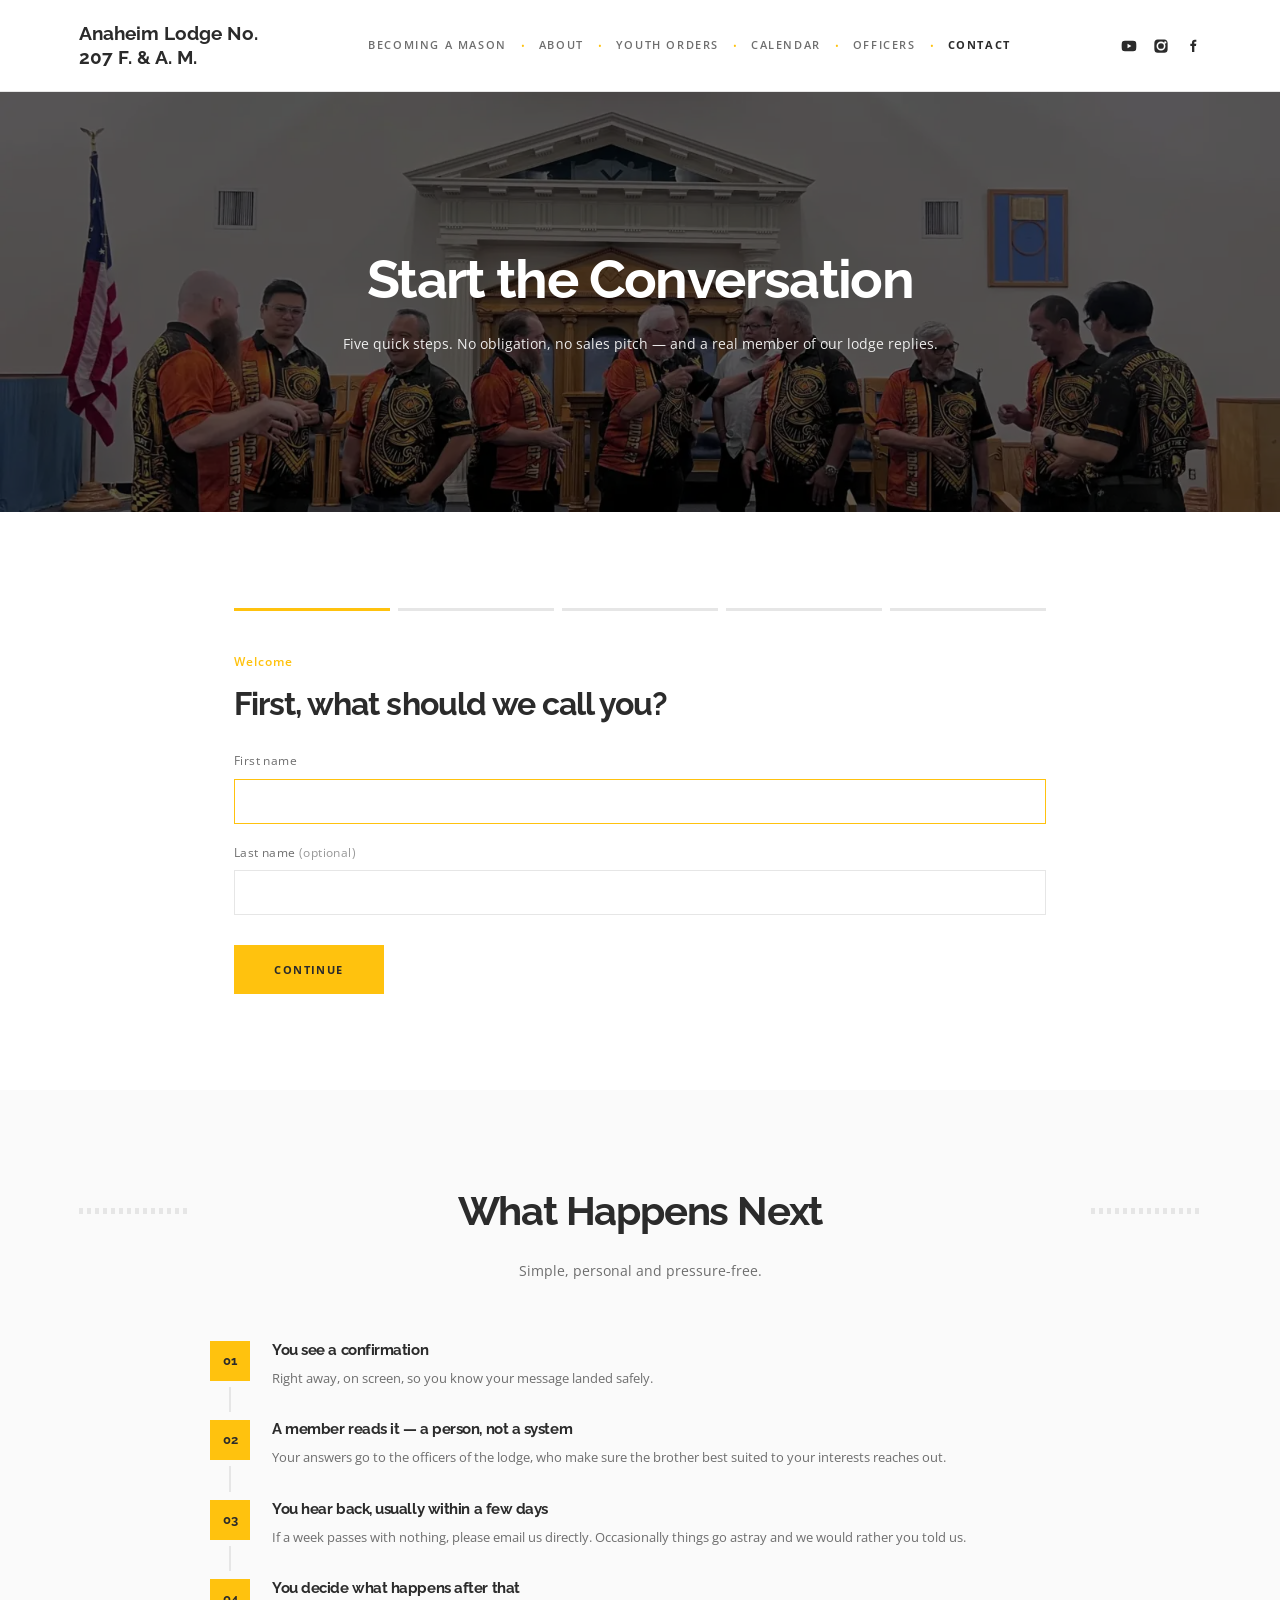
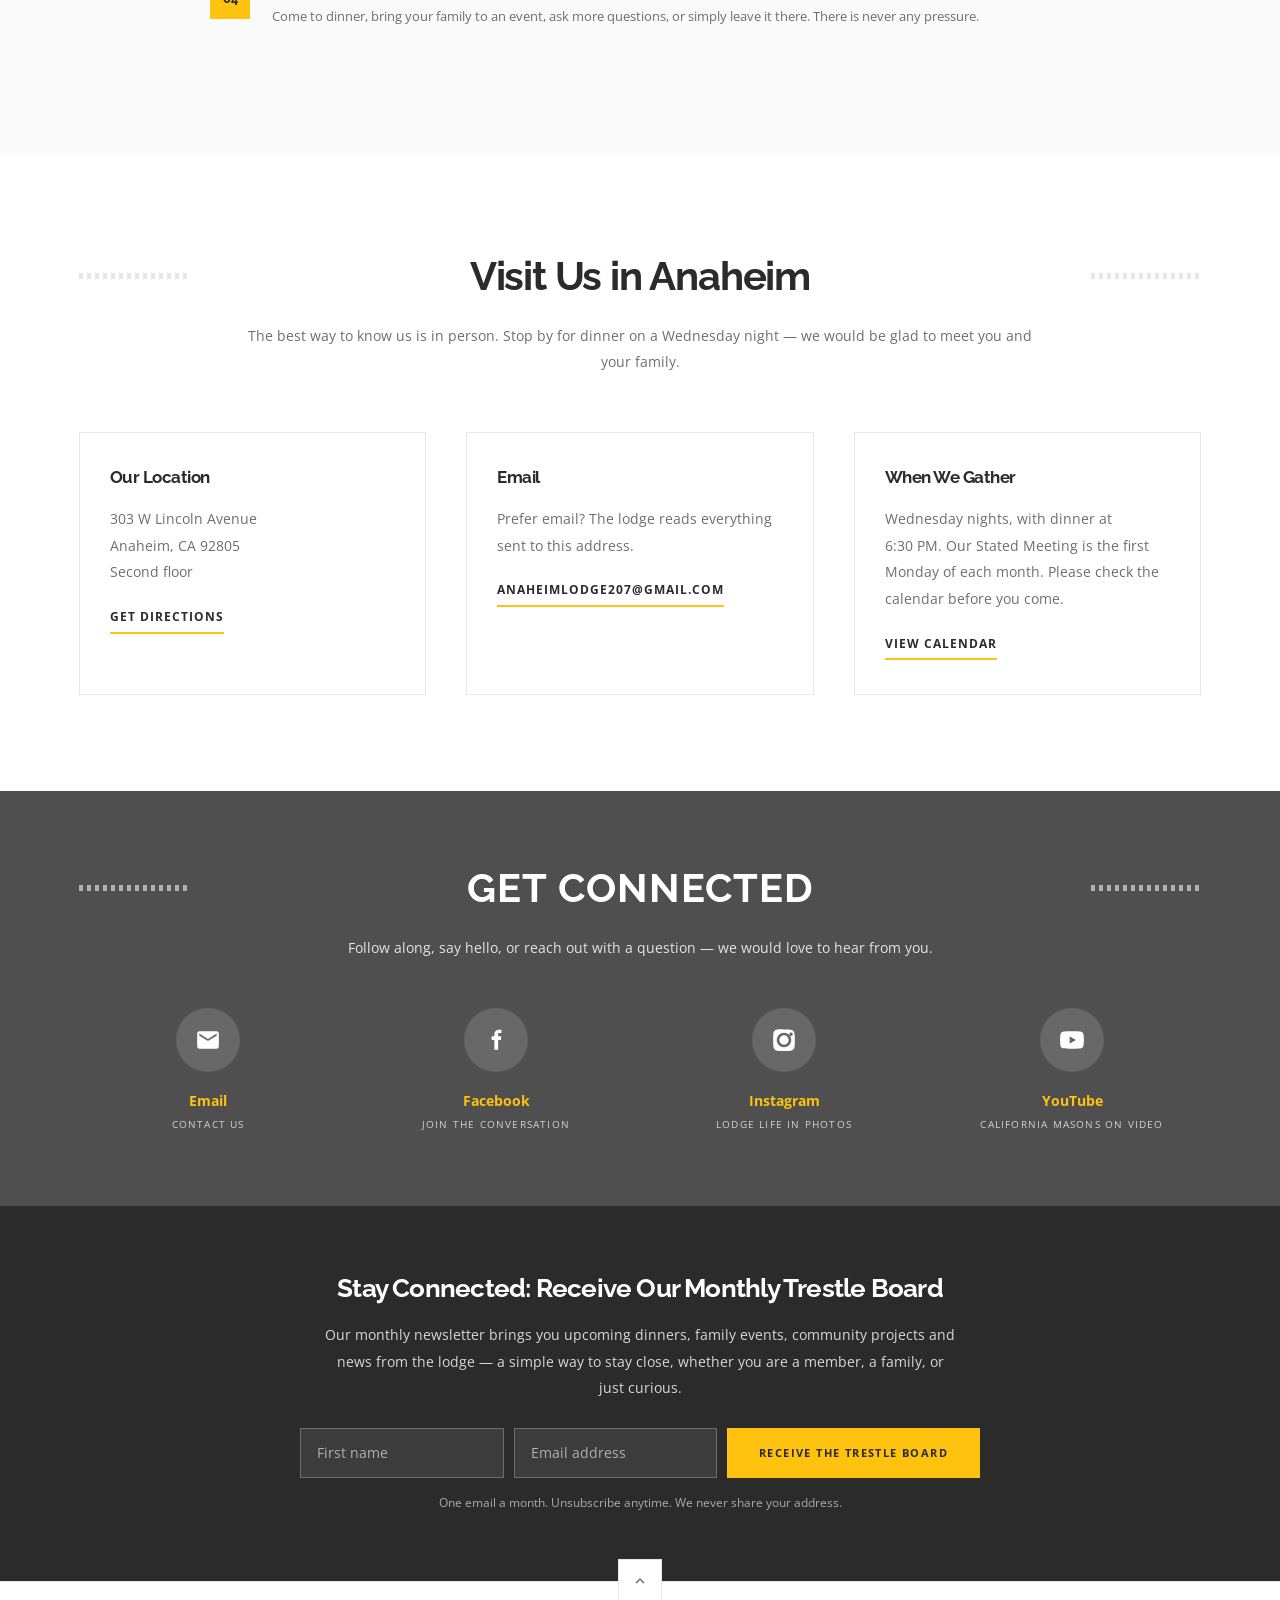
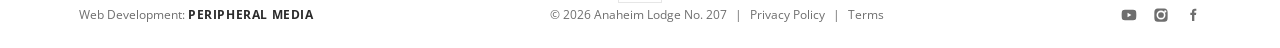
<file: contact.html>
<!DOCTYPE html>
<html lang="en">
<head>
<meta charset="utf-8">
<meta name="viewport" content="width=device-width, initial-scale=1">
<title>Contact | Anaheim Lodge No. 207 F. &amp; A. M.</title>
<meta name="description" content="Contact Anaheim Lodge No. 207 in Anaheim, California. Five short questions, no obligation, and a reply from a member of the Lodge.">
<link rel="canonical" href="https://anaheimlodge207.org/contact.html">

<meta property="og:type" content="website">
<meta property="og:site_name" content="Anaheim Lodge No. 207 F. &amp; A. M.">
<meta property="og:title" content="Contact | Anaheim Lodge No. 207 F. &amp; A. M.">
<meta property="og:description" content="Contact Anaheim Lodge No. 207 in Anaheim, California. Five short questions, no obligation, and a reply from a member of the Lodge.">
<meta property="og:image" content="assets/img/og-lodge.jpg">

<link rel="preconnect" href="https://fonts.googleapis.com">
<link rel="preconnect" href="https://fonts.gstatic.com" crossorigin>
<link href="https://fonts.googleapis.com/css2?family=Raleway:wght@600;700;800&family=Open+Sans:wght@400;600;700&display=swap" rel="stylesheet">
<link rel="stylesheet" href="assets/css/site.css">
</head>
<body>

<!-- ============================== HEADER ============================== -->
<header class="site-header">
  <div class="wrap">
    <a class="brand" href="index.html">Anaheim Lodge No.<br>207 F. &amp; A. M.</a>

    <button class="nav-toggle" type="button" aria-expanded="false"
            aria-controls="primary-nav" aria-label="Open menu">
      <svg viewBox="0 0 24 24" aria-hidden="true"><path d="M3 6h18v2H3zm0 5h18v2H3zm0 5h18v2H3z"/></svg>
    </button>

    <nav id="primary-nav" class="nav" aria-label="Primary">
      <ul style="display:contents">
        <li><a href="becoming-a-mason.html">Becoming a Mason</a></li>
        <li><a href="about.html">About</a></li>
        <li><a href="youth-orders.html">Youth Orders</a></li>
        <li><a href="calendar.html">Calendar</a></li>
        <li><a href="officers.html">Officers</a></li>
        <li><a href="contact.html" aria-current="page">Contact</a></li>
      </ul>
    </nav>

    <div class="social">
      <a href="https://www.youtube.com/californiamasons" target="_blank" rel="noopener" aria-label="YouTube">
        <svg viewBox="0 0 24 24" aria-hidden="true"><path d="M23 12s0-3.8-.5-5.6a2.9 2.9 0 0 0-2-2C18.7 4 12 4 12 4s-6.7 0-8.5.4a2.9 2.9 0 0 0-2 2C1 8.2 1 12 1 12s0 3.8.5 5.6a2.9 2.9 0 0 0 2 2C5.3 20 12 20 12 20s6.7 0 8.5-.4a2.9 2.9 0 0 0 2-2C23 15.8 23 12 23 12zM9.8 15.4V8.6l5.8 3.4z"/></svg>
      </a>
      <a href="https://www.instagram.com/anaheimlodge" target="_blank" rel="noopener" aria-label="Instagram">
        <svg viewBox="0 0 24 24" aria-hidden="true"><path d="M12 2.2c3.2 0 3.6 0 4.9.07 3.3.15 4.8 1.7 5 5 .06 1.3.07 1.7.07 4.9s0 3.6-.07 4.9c-.15 3.3-1.7 4.8-5 5-1.3.06-1.7.07-4.9.07s-3.6 0-4.9-.07c-3.3-.15-4.8-1.7-5-5C2.04 15.6 2 15.2 2 12s0-3.6.07-4.9c.15-3.3 1.7-4.8 5-5C8.4 2.04 8.8 2.2 12 2.2zm0 3.1a6.7 6.7 0 1 0 0 13.4 6.7 6.7 0 0 0 0-13.4zm0 11a4.3 4.3 0 1 1 0-8.6 4.3 4.3 0 0 1 0 8.6zm6.9-11.2a1.6 1.6 0 1 0 0 3.1 1.6 1.6 0 0 0 0-3.1z"/></svg>
      </a>
      <a href="https://www.facebook.com/anaheimlodge207" target="_blank" rel="noopener" aria-label="Facebook">
        <svg viewBox="0 0 24 24" aria-hidden="true"><path d="M14 8.5V6.8c0-.8.2-1.2 1.4-1.2H17V2.6c-.3 0-1.3-.1-2.4-.1-2.4 0-4.1 1.5-4.1 4.2v1.8H8V12h2.5v9H14v-9h2.5l.4-3.5H14z"/></svg>
      </a>
    </div>
  </div>
</header>

<main class="site-main">

<!-- ============================== PAGE HERO =========================== -->
<section class="page-hero" role="img" aria-label="The Anaheim Masonic building"
         style="background-image:url('assets/img/page-hero-contact.webp');background-size:cover;background-position:center">
  <div class="page-hero__scrim"></div>
  <div class="page-hero__inner">
    <h1>Start the Conversation</h1>
    <p>Five quick steps. No obligation, no sales pitch &mdash; and a real member of our lodge replies.</p>
  </div>
</section>

<!-- ============================== CONVERSATIONAL FORM ================ -->
<section class="section">
  <div class="wrap wrap--narrow">

    <form class="qform" data-qform name="contact" method="POST" data-netlify="true"
          netlify-honeypot="company-website" action="/thank-you.html">
      <input type="hidden" name="form-name" value="contact">
      <p class="hp"><label>Leave this empty: <input name="company-website"></label></p>

      <div class="qform__progress" aria-hidden="true"></div>

      <div class="qform__step" data-step>
        <p class="eyebrow">Welcome</p>
        <h2>First, what should we call you?</h2>
        <div class="field field--light">
          <label for="q-name">First name</label>
          <input id="q-name" name="first-name" type="text" autocomplete="given-name" required>
        </div>
        <div class="field field--light">
          <label for="q-last">Last name <span style="opacity:.7">(optional)</span></label>
          <input id="q-last" name="last-name" type="text" autocomplete="family-name">
        </div>
      </div>

      <div class="qform__step" data-step>
        <p class="eyebrow">Step 2 of 5</p>
        <h2>What brings you to Anaheim Lodge?</h2>
        <div class="chips chips--stack" role="radiogroup" aria-label="What brings you here">
          <label class="chip"><input type="radio" name="reason" value="Curious about Freemasonry" required><span>I'm curious about Freemasonry</span></label>
          <label class="chip"><input type="radio" name="reason" value="Interested in becoming a Mason"><span>I'm interested in becoming a Mason</span></label>
          <label class="chip"><input type="radio" name="reason" value="Mason visiting or affiliating"><span>I'm already a Mason and would like to visit</span></label>
          <label class="chip"><input type="radio" name="reason" value="Youth or family program"><span>My son, daughter or family wants to get involved</span></label>
          <label class="chip"><input type="radio" name="reason" value="Community, school or media"><span>Community partnership, school or media inquiry</span></label>
        </div>
      </div>

      <div class="qform__step" data-step>
        <p class="eyebrow">Step 3 of 5</p>
        <h2>What would you enjoy most?</h2>
        <p style="font-size:13px;color:var(--body-light);margin:-6px 0 18px">Choose as many as you like.</p>
        <div class="chips">
          <label class="chip"><input type="checkbox" name="interested-in" value="Wednesday dinner"><span>Join us for a Wednesday dinner</span></label>
          <label class="chip"><input type="checkbox" name="interested-in" value="Family or community event"><span>Attend a family or community event</span></label>
          <label class="chip"><input type="checkbox" name="interested-in" value="Talk with a member"><span>Talk with a member</span></label>
          <label class="chip"><input type="checkbox" name="interested-in" value="Tour the lodge"><span>Tour our historic lodge</span></label>
          <label class="chip"><input type="checkbox" name="interested-in" value="Monthly Trestle Board"><span>Receive the monthly Trestle Board</span></label>
        </div>
      </div>

      <div class="qform__step" data-step>
        <p class="eyebrow">Step 4 of 5</p>
        <h2>What draws you to Masonry?</h2>
        <p style="font-size:13px;color:var(--body-light);margin:-6px 0 18px">Pick any that ring true &mdash; there are no wrong answers.</p>
        <div class="chips">
          <label class="chip"><input type="checkbox" name="drawn-to" value="Personal growth and character"><span>Personal growth &amp; character</span></label>
          <label class="chip"><input type="checkbox" name="drawn-to" value="Brotherhood and friendship"><span>Brotherhood &amp; friendship</span></label>
          <label class="chip"><input type="checkbox" name="drawn-to" value="Family and community"><span>Family &amp; community</span></label>
          <label class="chip"><input type="checkbox" name="drawn-to" value="Service and charity"><span>Service &amp; charity</span></label>
          <label class="chip"><input type="checkbox" name="drawn-to" value="History and tradition"><span>History &amp; tradition</span></label>
          <label class="chip"><input type="checkbox" name="drawn-to" value="Meaning and purpose"><span>Meaning &amp; purpose</span></label>
        </div>
        <div class="field field--light" style="margin-top:20px">
          <label for="q-why">Anything you'd like to add? <span style="opacity:.7">(optional)</span></label>
          <textarea id="q-why" name="in-their-words" rows="3"></textarea>
        </div>
      </div>

      <div class="qform__step" data-step>
        <p class="eyebrow">Last step</p>
        <h2>Where can we reach you?</h2>
        <div class="field field--light">
          <label for="q-email">Email</label>
          <input id="q-email" name="email" type="email" autocomplete="email" required>
        </div>
        <div class="field field--light">
          <label for="q-phone">Phone <span style="opacity:.7">(optional &mdash; for a quick call or text)</span></label>
          <input id="q-phone" name="phone" type="tel" autocomplete="tel">
        </div>
        <div class="field field--light">
          <label for="q-question">Your question for us <span style="opacity:.7">(optional)</span></label>
          <textarea id="q-question" name="your-question" rows="3" placeholder="The question you'd ask if nobody else were listening"></textarea>
        </div>
        <p style="font-size:11px;color:var(--body-light);margin-top:12px">By sending this you agree to our <a href="privacy.html" style="border-bottom:1px solid var(--gold)">Privacy Policy</a>. Your answers go only to the officers of Anaheim Lodge. We never sell or share your information.</p>
      </div>

      <div class="qform__nav">
        <button class="btn btn--outline-gold" type="button" data-qback>Back</button>
        <button class="btn btn--gold" type="button" data-qnext>Continue</button>
        <button class="btn btn--gold" type="submit" data-qsubmit hidden>Send to the Lodge</button>
      </div>
    </form>

    <noscript>
      <p style="margin-top:30px;padding:18px;border:1px solid var(--rule)">This form works best with JavaScript enabled. If it is not working for you, please email
      <a href="mailto:anaheimlodge207@gmail.com" style="border-bottom:1px solid var(--gold)">anaheimlodge207@gmail.com</a> instead.</p>
    </noscript>
  </div>
</section>

<!-- ============================== WHAT HAPPENS NEXT ================== -->
<section class="section section--off">
  <div class="wrap">
    <div class="center">
      <div class="rule-title"><h2>What Happens Next</h2></div>
      <p class="wrap--narrow" style="margin:0 auto 56px">Simple, personal and pressure-free.</p>
    </div>
    <div class="stepper wrap--narrow" style="margin:0 auto">
      <div class="stepper__item">
        <h3>You see a confirmation</h3>
        <p>Right away, on screen, so you know your message landed safely.</p>
      </div>
      <div class="stepper__item">
        <h3>A member reads it &mdash; a person, not a system</h3>
        <p>Your answers go to the officers of the lodge, who make sure the brother best suited to your interests reaches out.</p>
      </div>
      <div class="stepper__item">
        <h3>You hear back, usually within a few days</h3>
        <p>If a week passes with nothing, please email us directly. Occasionally things go astray and we would rather you told us.</p>
      </div>
      <div class="stepper__item">
        <h3>You decide what happens after that</h3>
        <p>Come to dinner, bring your family to an event, ask more questions, or simply leave it there. There is never any pressure.</p>
      </div>
    </div>
  </div>
</section>

<!-- ============================== VISIT US =========================== -->
<section class="section">
  <div class="wrap">
    <div class="center">
      <div class="rule-title"><h2>Visit Us in Anaheim</h2></div>
      <p class="wrap--narrow" style="margin:0 auto 56px">The best way to know us is in person. Stop by for dinner on a Wednesday night &mdash; we would be glad to meet you and your family.</p>
    </div>
    <div class="grid grid--3">
      <div class="card">
        <h3>Our Location</h3>
        <p>303 W Lincoln Avenue<br>Anaheim, CA 92805<br>Second floor</p>
        <div class="btn-row" style="margin-top:20px">
          <a class="textlink" href="https://maps.google.com/?q=303+W+Lincoln+Avenue+Anaheim+CA+92805" target="_blank" rel="noopener">Get Directions</a>
        </div>
      </div>
      <div class="card">
        <h3>Email</h3>
        <p>Prefer email? The lodge reads everything sent to this address.</p>
        <div class="btn-row" style="margin-top:20px">
          <a class="textlink" href="mailto:anaheimlodge207@gmail.com">anaheimlodge207@gmail.com</a>
        </div>
      </div>
      <div class="card">
        <h3>When We Gather</h3>
        <p>Wednesday nights, with dinner at 6:30&nbsp;PM. Our Stated Meeting is the first Monday of each month. Please check the calendar before you come.</p>
        <div class="btn-row" style="margin-top:20px">
          <a class="textlink" href="calendar.html">View Calendar</a>
        </div>
      </div>
    </div>
  </div>
</section>

<!-- ============================== GET CONNECTED ======================= -->
<section class="connect">
  <div class="wrap center">
    <div class="rule-title rule-title--light"><h2>Get Connected</h2></div>
    <p>Follow along, say hello, or reach out with a question &mdash; we would love to hear from you.</p>

    <div class="connect__grid">
      <a class="connect__item" href="contact.html">
        <span class="connect__circle"><svg viewBox="0 0 24 24" aria-hidden="true"><path d="M20 4H4a2 2 0 0 0-2 2v12a2 2 0 0 0 2 2h16a2 2 0 0 0 2-2V6a2 2 0 0 0-2-2zm0 4-8 5-8-5V6l8 5 8-5z"/></svg></span>
        <span class="connect__label">Email</span>
        <span class="connect__sub">Contact Us</span>
      </a>
      <a class="connect__item" href="https://www.facebook.com/anaheimlodge207" target="_blank" rel="noopener">
        <span class="connect__circle"><svg viewBox="0 0 24 24" aria-hidden="true"><path d="M14 8.5V6.8c0-.8.2-1.2 1.4-1.2H17V2.6c-.3 0-1.3-.1-2.4-.1-2.4 0-4.1 1.5-4.1 4.2v1.8H8V12h2.5v9H14v-9h2.5l.4-3.5H14z"/></svg></span>
        <span class="connect__label">Facebook</span>
        <span class="connect__sub">Join the Conversation</span>
      </a>
      <a class="connect__item" href="https://www.instagram.com/anaheimlodge" target="_blank" rel="noopener">
        <span class="connect__circle"><svg viewBox="0 0 24 24" aria-hidden="true"><path d="M12 2.2c3.2 0 3.6 0 4.9.07 3.3.15 4.8 1.7 5 5 .06 1.3.07 1.7.07 4.9s0 3.6-.07 4.9c-.15 3.3-1.7 4.8-5 5-1.3.06-1.7.07-4.9.07s-3.6 0-4.9-.07c-3.3-.15-4.8-1.7-5-5C2.04 15.6 2 15.2 2 12s0-3.6.07-4.9c.15-3.3 1.7-4.8 5-5C8.4 2.04 8.8 2.2 12 2.2zm0 3.1a6.7 6.7 0 1 0 0 13.4 6.7 6.7 0 0 0 0-13.4zm0 11a4.3 4.3 0 1 1 0-8.6 4.3 4.3 0 0 1 0 8.6zm6.9-11.2a1.6 1.6 0 1 0 0 3.1 1.6 1.6 0 0 0 0-3.1z"/></svg></span>
        <span class="connect__label">Instagram</span>
        <span class="connect__sub">Lodge Life in Photos</span>
      </a>
      <a class="connect__item" href="https://www.youtube.com/californiamasons" target="_blank" rel="noopener">
        <span class="connect__circle"><svg viewBox="0 0 24 24" aria-hidden="true"><path d="M23 12s0-3.8-.5-5.6a2.9 2.9 0 0 0-2-2C18.7 4 12 4 12 4s-6.7 0-8.5.4a2.9 2.9 0 0 0-2 2C1 8.2 1 12 1 12s0 3.8.5 5.6a2.9 2.9 0 0 0 2 2C5.3 20 12 20 12 20s6.7 0 8.5-.4a2.9 2.9 0 0 0 2-2C23 15.8 23 12 23 12zM9.8 15.4V8.6l5.8 3.4z"/></svg></span>
        <span class="connect__label">YouTube</span>
        <span class="connect__sub">California Masons on Video</span>
      </a>
    </div>
  </div>
</section>


<!-- ============================== NEWSLETTER (MAILCHIMP) ============== -->
<!-- MAILCHIMP: paste the list's form action URL into data-mc-action
     (Mailchimp > Audience > Signup forms > Embedded form > the <form action="..."> value).
     Until then, signups are captured by Netlify Forms ("trestle-board") so none are lost. -->
<section class="subscribe" id="trestle-board">
  <div class="wrap center">
    <h2>Stay Connected: Receive Our Monthly Trestle Board</h2>
    <p>Our monthly newsletter brings you upcoming dinners, family events, community projects and news from the lodge &mdash; a simple way to stay close, whether you are a member, a family, or just curious.</p>
    <form class="mc-form" data-mc-action="" name="trestle-board" method="POST" data-netlify="true" netlify-honeypot="company-website" action="/thank-you.html?form=trestle-board">
      <input type="hidden" name="form-name" value="trestle-board">
      <p class="hp"><label>Leave this empty: <input name="company-website"></label></p>
      <label class="sr-only" for="mc-fname-contact">First name</label>
      <input id="mc-fname-contact" name="FNAME" type="text" placeholder="First name" autocomplete="given-name">
      <label class="sr-only" for="mc-email-contact">Email address</label>
      <input id="mc-email-contact" name="EMAIL" type="email" placeholder="Email address" autocomplete="email" required>
      <button class="btn btn--gold" type="submit">Receive the Trestle Board</button>
    </form>
    <p class="mc-note">One email a month. Unsubscribe anytime. We never share your address.</p>
  </div>
</section>

</main>

<!-- ============================== FOOTER ============================== -->
<div class="footer-wrap">
  <a class="to-top" href="#top" aria-label="Back to top">
    <svg viewBox="0 0 24 24" width="18" height="18" aria-hidden="true" fill="currentColor"><path d="M12 8l6 6-1.4 1.4L12 10.8l-4.6 4.6L6 14z"/></svg>
  </a>
  <footer class="site-footer">
    <div class="wrap">
      <p style="margin:0">Web Development: <a href="https://peripheral-media.com/" target="_blank" rel="noopener"><strong>Peripheral Media</strong></a></p>
      <p class="footer-legal" style="margin:0">
        <span>&copy; <span id="year">2026</span> Anaheim Lodge No. 207</span> <span>|</span>
        <a href="privacy.html">Privacy Policy</a> <span>|</span>
        <a href="terms.html">Terms</a>
      </p>
      <div class="social">
        <a href="https://www.youtube.com/californiamasons" target="_blank" rel="noopener" aria-label="YouTube"><svg viewBox="0 0 24 24" aria-hidden="true"><path d="M23 12s0-3.8-.5-5.6a2.9 2.9 0 0 0-2-2C18.7 4 12 4 12 4s-6.7 0-8.5.4a2.9 2.9 0 0 0-2 2C1 8.2 1 12 1 12s0 3.8.5 5.6a2.9 2.9 0 0 0 2 2C5.3 20 12 20 12 20s6.7 0 8.5-.4a2.9 2.9 0 0 0 2-2C23 15.8 23 12 23 12zM9.8 15.4V8.6l5.8 3.4z"/></svg></a>
        <a href="https://www.instagram.com/anaheimlodge" target="_blank" rel="noopener" aria-label="Instagram"><svg viewBox="0 0 24 24" aria-hidden="true"><path d="M12 2.2c3.2 0 3.6 0 4.9.07 3.3.15 4.8 1.7 5 5 .06 1.3.07 1.7.07 4.9s0 3.6-.07 4.9c-.15 3.3-1.7 4.8-5 5-1.3.06-1.7.07-4.9.07s-3.6 0-4.9-.07c-3.3-.15-4.8-1.7-5-5C2.04 15.6 2 15.2 2 12s0-3.6.07-4.9c.15-3.3 1.7-4.8 5-5C8.4 2.04 8.8 2.2 12 2.2zm0 3.1a6.7 6.7 0 1 0 0 13.4 6.7 6.7 0 0 0 0-13.4zm0 11a4.3 4.3 0 1 1 0-8.6 4.3 4.3 0 0 1 0 8.6zm6.9-11.2a1.6 1.6 0 1 0 0 3.1 1.6 1.6 0 0 0 0-3.1z"/></svg></a>
        <a href="https://www.facebook.com/anaheimlodge207" target="_blank" rel="noopener" aria-label="Facebook"><svg viewBox="0 0 24 24" aria-hidden="true"><path d="M14 8.5V6.8c0-.8.2-1.2 1.4-1.2H17V2.6c-.3 0-1.3-.1-2.4-.1-2.4 0-4.1 1.5-4.1 4.2v1.8H8V12h2.5v9H14v-9h2.5l.4-3.5H14z"/></svg></a>
      </div>
    </div>
  </footer>
</div>

<script src="assets/js/site.js"></script>
<script>document.getElementById('year').textContent = new Date().getFullYear();</script>
</body>
</html>
</file>
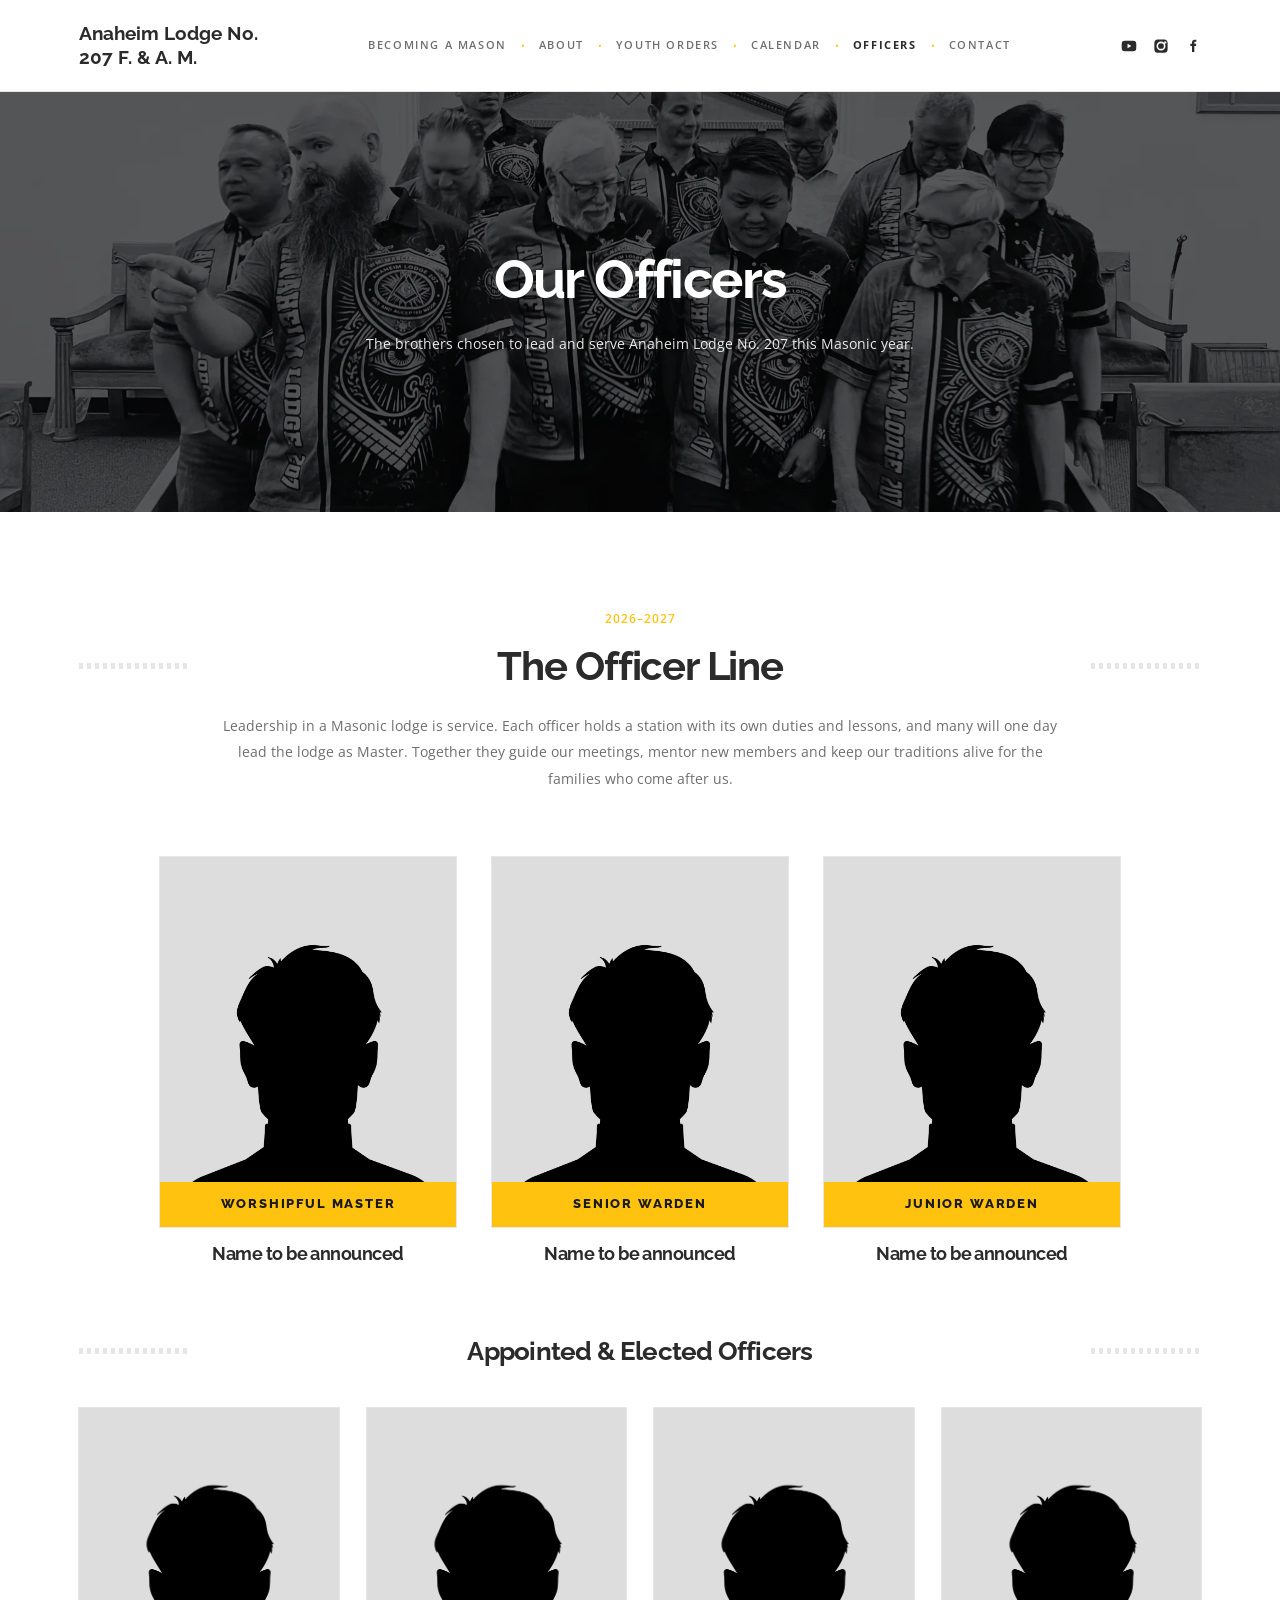
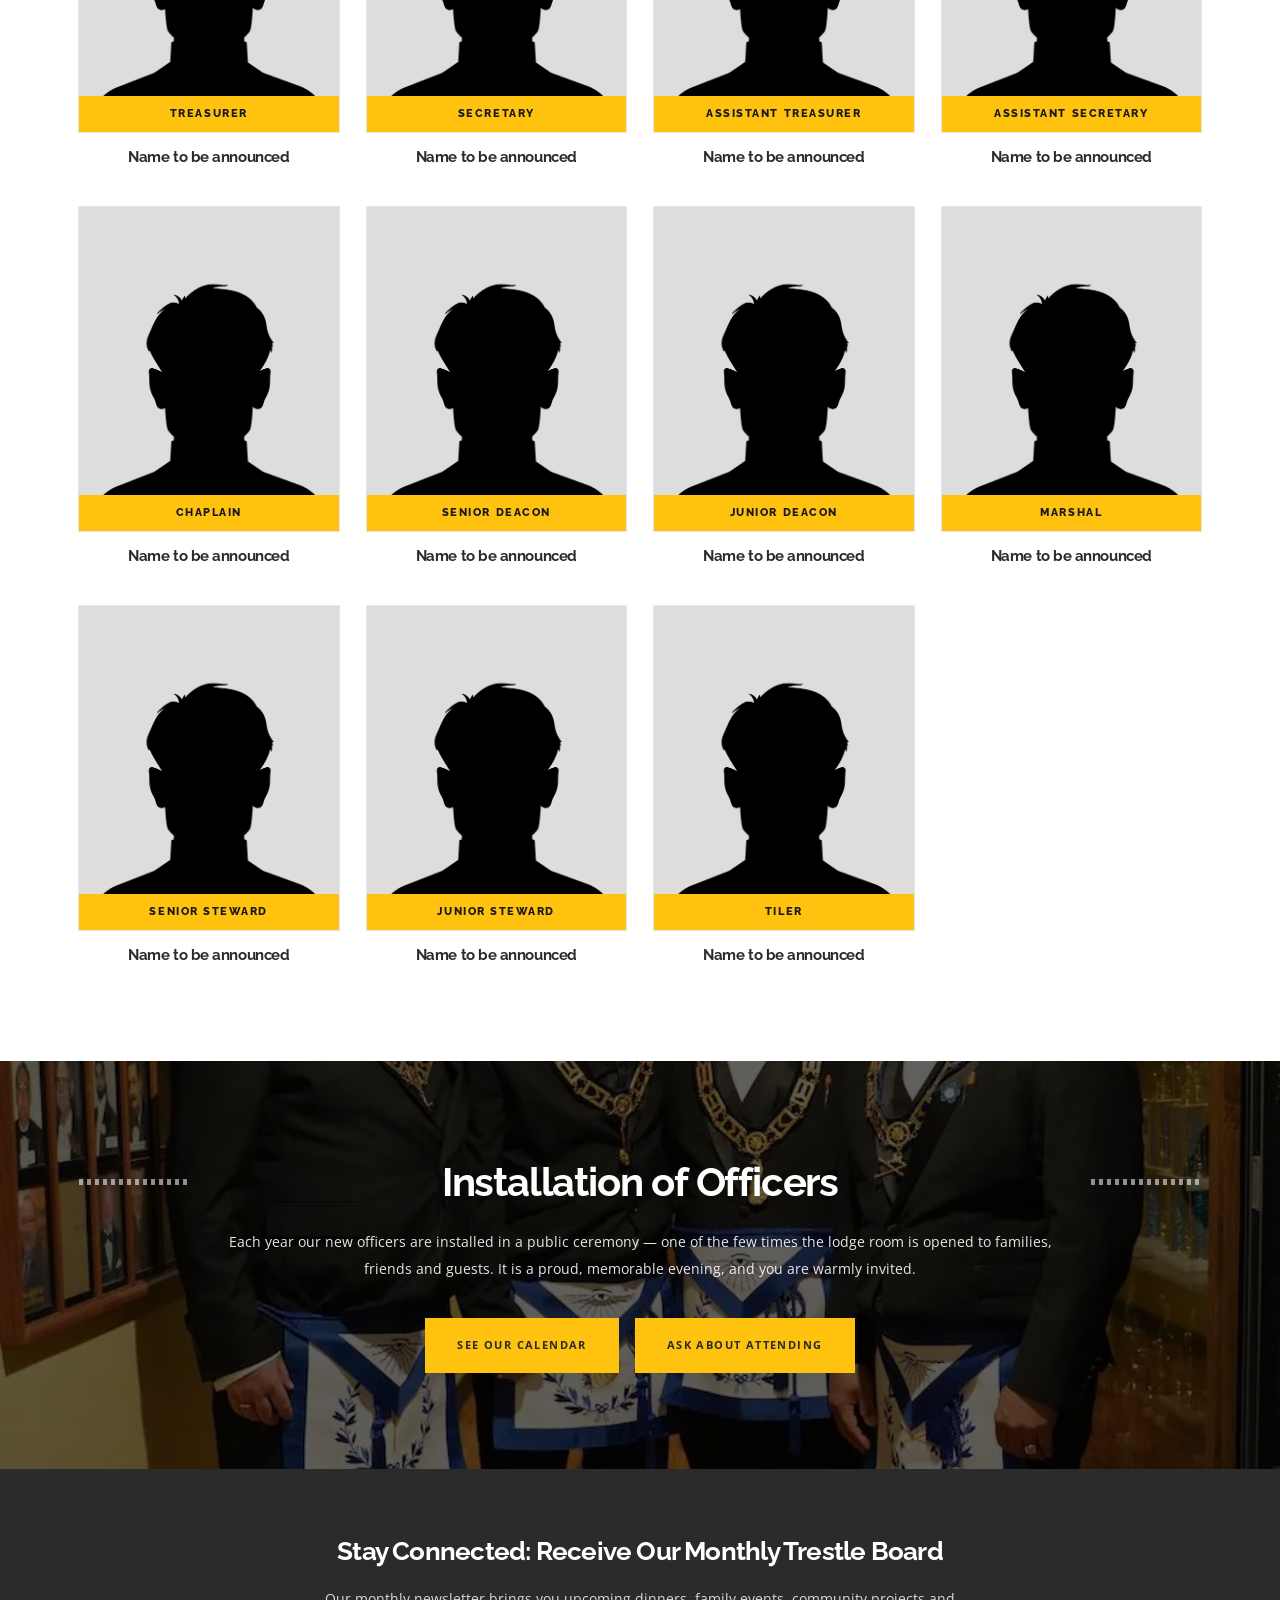
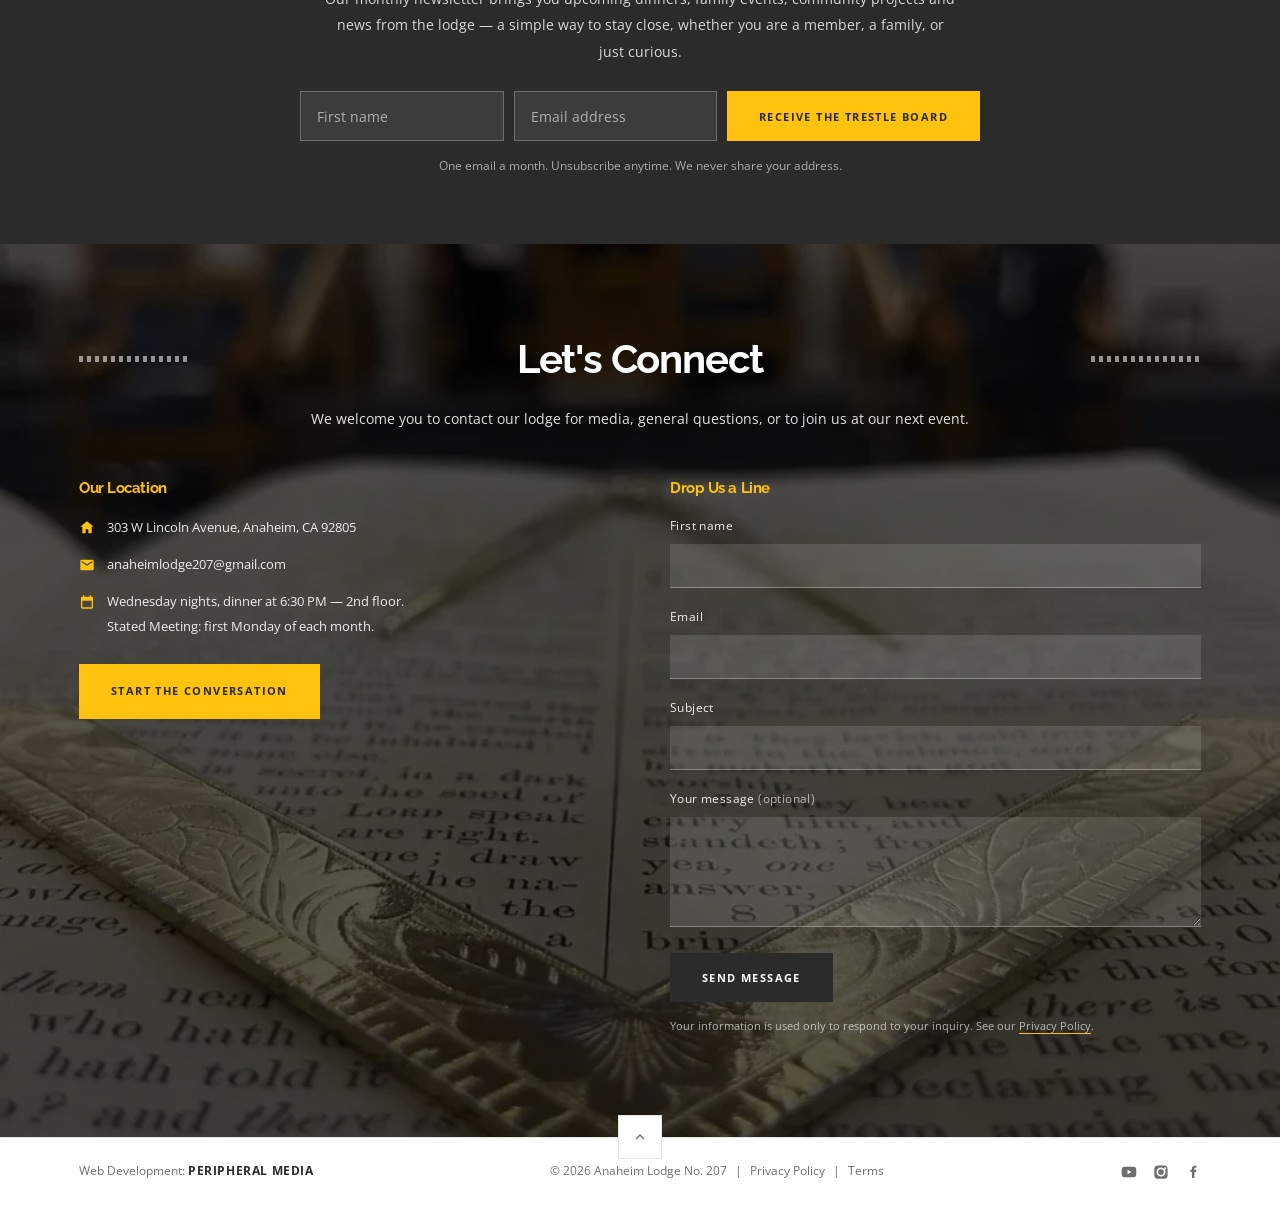
<file: officers.html>
<!DOCTYPE html>
<html lang="en">
<head>
<meta charset="utf-8">
<meta name="viewport" content="width=device-width, initial-scale=1">
<title>Officers | Anaheim Lodge No. 207 F. &amp; A. M.</title>
<meta name="description" content="Meet the officers of Anaheim Lodge No. 207 F. & A. M., Orange County's oldest Masonic lodge.">
<link rel="canonical" href="https://anaheimlodge207.org/officers.html">

<meta property="og:type" content="website">
<meta property="og:site_name" content="Anaheim Lodge No. 207 F. &amp; A. M.">
<meta property="og:title" content="Officers | Anaheim Lodge No. 207 F. &amp; A. M.">
<meta property="og:description" content="Meet the officers of Anaheim Lodge No. 207 F. & A. M., Orange County's oldest Masonic lodge.">
<meta property="og:image" content="assets/img/og-lodge.jpg">

<link rel="preconnect" href="https://fonts.googleapis.com">
<link rel="preconnect" href="https://fonts.gstatic.com" crossorigin>
<link href="https://fonts.googleapis.com/css2?family=Raleway:wght@600;700;800&family=Open+Sans:wght@400;600;700&display=swap" rel="stylesheet">
<link rel="stylesheet" href="assets/css/site.css">
</head>
<body>

<!-- ============================== HEADER ============================== -->
<header class="site-header">
  <div class="wrap">
    <a class="brand" href="index.html">Anaheim Lodge No.<br>207 F. &amp; A. M.</a>

    <button class="nav-toggle" type="button" aria-expanded="false"
            aria-controls="primary-nav" aria-label="Open menu">
      <svg viewBox="0 0 24 24" aria-hidden="true"><path d="M3 6h18v2H3zm0 5h18v2H3zm0 5h18v2H3z"/></svg>
    </button>

    <nav id="primary-nav" class="nav" aria-label="Primary">
      <ul style="display:contents">
        <li><a href="becoming-a-mason.html">Becoming a Mason</a></li>
        <li><a href="about.html">About</a></li>
        <li><a href="youth-orders.html">Youth Orders</a></li>
        <li><a href="calendar.html">Calendar</a></li>
        <li><a href="officers.html" aria-current="page">Officers</a></li>
        <li><a href="contact.html">Contact</a></li>
      </ul>
    </nav>

    <div class="social">
      <a href="https://www.youtube.com/californiamasons" target="_blank" rel="noopener" aria-label="YouTube">
        <svg viewBox="0 0 24 24" aria-hidden="true"><path d="M23 12s0-3.8-.5-5.6a2.9 2.9 0 0 0-2-2C18.7 4 12 4 12 4s-6.7 0-8.5.4a2.9 2.9 0 0 0-2 2C1 8.2 1 12 1 12s0 3.8.5 5.6a2.9 2.9 0 0 0 2 2C5.3 20 12 20 12 20s6.7 0 8.5-.4a2.9 2.9 0 0 0 2-2C23 15.8 23 12 23 12zM9.8 15.4V8.6l5.8 3.4z"/></svg>
      </a>
      <a href="https://www.instagram.com/anaheimlodge" target="_blank" rel="noopener" aria-label="Instagram">
        <svg viewBox="0 0 24 24" aria-hidden="true"><path d="M12 2.2c3.2 0 3.6 0 4.9.07 3.3.15 4.8 1.7 5 5 .06 1.3.07 1.7.07 4.9s0 3.6-.07 4.9c-.15 3.3-1.7 4.8-5 5-1.3.06-1.7.07-4.9.07s-3.6 0-4.9-.07c-3.3-.15-4.8-1.7-5-5C2.04 15.6 2 15.2 2 12s0-3.6.07-4.9c.15-3.3 1.7-4.8 5-5C8.4 2.04 8.8 2.2 12 2.2zm0 3.1a6.7 6.7 0 1 0 0 13.4 6.7 6.7 0 0 0 0-13.4zm0 11a4.3 4.3 0 1 1 0-8.6 4.3 4.3 0 0 1 0 8.6zm6.9-11.2a1.6 1.6 0 1 0 0 3.1 1.6 1.6 0 0 0 0-3.1z"/></svg>
      </a>
      <a href="https://www.facebook.com/anaheimlodge207" target="_blank" rel="noopener" aria-label="Facebook">
        <svg viewBox="0 0 24 24" aria-hidden="true"><path d="M14 8.5V6.8c0-.8.2-1.2 1.4-1.2H17V2.6c-.3 0-1.3-.1-2.4-.1-2.4 0-4.1 1.5-4.1 4.2v1.8H8V12h2.5v9H14v-9h2.5l.4-3.5H14z"/></svg>
      </a>
    </div>
  </div>
</header>

<main class="site-main">

<!-- ============================== PAGE HERO =========================== -->
<section class="page-hero" role="img" aria-label="Officers of Anaheim Lodge No. 207" style="background-image:url('assets/img/page-hero-officers.webp');background-size:cover;background-position:center">
  <div class="page-hero__scrim"></div>
  <div class="page-hero__inner">
    <h1>Our Officers</h1>
    <p>The brothers chosen to lead and serve Anaheim Lodge No. 207 this Masonic year.</p>
  </div>
</section>

<!-- ============================== OFFICER LINE ======================== -->
<section class="section">
  <div class="wrap">
    <div class="center">
      <p class="eyebrow">2026&ndash;2027</p>
      <div class="rule-title"><h2>The Officer Line</h2></div>
      <p class="wrap--narrow" style="margin:0 auto 64px">Leadership in a Masonic lodge is service. Each officer holds a station with its own duties and lessons, and many will one day lead the lodge as Master. Together they guide our meetings, mentor new members and keep our traditions alive for the families who come after us.</p>
    </div>

    <div class="ocards ocards--principal">
      <div class="ocard ocard--lg" data-office="Worshipful Master">
        <div class="ocard__photo">
          <img src="assets/img/officers/officer-placeholder.png" width="600" height="750" loading="lazy" decoding="async" alt="Worshipful Master of Anaheim Lodge No. 207">
          <span class="ocard__band">Worshipful Master</span>
        </div>
        <h3 class="ocard__name">Name to be announced</h3>
      </div>
      <div class="ocard ocard--lg" data-office="Senior Warden">
        <div class="ocard__photo">
          <img src="assets/img/officers/officer-placeholder.png" width="600" height="750" loading="lazy" decoding="async" alt="Senior Warden of Anaheim Lodge No. 207">
          <span class="ocard__band">Senior Warden</span>
        </div>
        <h3 class="ocard__name">Name to be announced</h3>
      </div>
      <div class="ocard ocard--lg" data-office="Junior Warden">
        <div class="ocard__photo">
          <img src="assets/img/officers/officer-placeholder.png" width="600" height="750" loading="lazy" decoding="async" alt="Junior Warden of Anaheim Lodge No. 207">
          <span class="ocard__band">Junior Warden</span>
        </div>
        <h3 class="ocard__name">Name to be announced</h3>
      </div>
    </div>

    <div class="center" style="margin:70px 0 40px">
      <div class="rule-title"><h2 style="font-size:26px">Appointed &amp; Elected Officers</h2></div>
    </div>

    <div class="ocards">
      <div class="ocard" data-office="Treasurer">
        <div class="ocard__photo">
          <img src="assets/img/officers/officer-placeholder.png" width="600" height="750" loading="lazy" decoding="async" alt="Treasurer of Anaheim Lodge No. 207">
          <span class="ocard__band">Treasurer</span>
        </div>
        <h3 class="ocard__name">Name to be announced</h3>
      </div>
      <div class="ocard" data-office="Secretary">
        <div class="ocard__photo">
          <img src="assets/img/officers/officer-placeholder.png" width="600" height="750" loading="lazy" decoding="async" alt="Secretary of Anaheim Lodge No. 207">
          <span class="ocard__band">Secretary</span>
        </div>
        <h3 class="ocard__name">Name to be announced</h3>
      </div>
      <div class="ocard" data-office="Assistant Treasurer">
        <div class="ocard__photo">
          <img src="assets/img/officers/officer-placeholder.png" width="600" height="750" loading="lazy" decoding="async" alt="Assistant Treasurer of Anaheim Lodge No. 207">
          <span class="ocard__band">Assistant Treasurer</span>
        </div>
        <h3 class="ocard__name">Name to be announced</h3>
      </div>
      <div class="ocard" data-office="Assistant Secretary">
        <div class="ocard__photo">
          <img src="assets/img/officers/officer-placeholder.png" width="600" height="750" loading="lazy" decoding="async" alt="Assistant Secretary of Anaheim Lodge No. 207">
          <span class="ocard__band">Assistant Secretary</span>
        </div>
        <h3 class="ocard__name">Name to be announced</h3>
      </div>
      <div class="ocard" data-office="Chaplain">
        <div class="ocard__photo">
          <img src="assets/img/officers/officer-placeholder.png" width="600" height="750" loading="lazy" decoding="async" alt="Chaplain of Anaheim Lodge No. 207">
          <span class="ocard__band">Chaplain</span>
        </div>
        <h3 class="ocard__name">Name to be announced</h3>
      </div>
      <div class="ocard" data-office="Senior Deacon">
        <div class="ocard__photo">
          <img src="assets/img/officers/officer-placeholder.png" width="600" height="750" loading="lazy" decoding="async" alt="Senior Deacon of Anaheim Lodge No. 207">
          <span class="ocard__band">Senior Deacon</span>
        </div>
        <h3 class="ocard__name">Name to be announced</h3>
      </div>
      <div class="ocard" data-office="Junior Deacon">
        <div class="ocard__photo">
          <img src="assets/img/officers/officer-placeholder.png" width="600" height="750" loading="lazy" decoding="async" alt="Junior Deacon of Anaheim Lodge No. 207">
          <span class="ocard__band">Junior Deacon</span>
        </div>
        <h3 class="ocard__name">Name to be announced</h3>
      </div>
      <div class="ocard" data-office="Marshal">
        <div class="ocard__photo">
          <img src="assets/img/officers/officer-placeholder.png" width="600" height="750" loading="lazy" decoding="async" alt="Marshal of Anaheim Lodge No. 207">
          <span class="ocard__band">Marshal</span>
        </div>
        <h3 class="ocard__name">Name to be announced</h3>
      </div>
      <div class="ocard" data-office="Senior Steward">
        <div class="ocard__photo">
          <img src="assets/img/officers/officer-placeholder.png" width="600" height="750" loading="lazy" decoding="async" alt="Senior Steward of Anaheim Lodge No. 207">
          <span class="ocard__band">Senior Steward</span>
        </div>
        <h3 class="ocard__name">Name to be announced</h3>
      </div>
      <div class="ocard" data-office="Junior Steward">
        <div class="ocard__photo">
          <img src="assets/img/officers/officer-placeholder.png" width="600" height="750" loading="lazy" decoding="async" alt="Junior Steward of Anaheim Lodge No. 207">
          <span class="ocard__band">Junior Steward</span>
        </div>
        <h3 class="ocard__name">Name to be announced</h3>
      </div>
      <div class="ocard" data-office="Tiler">
        <div class="ocard__photo">
          <img src="assets/img/officers/officer-placeholder.png" width="600" height="750" loading="lazy" decoding="async" alt="Tiler of Anaheim Lodge No. 207">
          <span class="ocard__band">Tiler</span>
        </div>
        <h3 class="ocard__name">Name to be announced</h3>
      </div>
    </div>
  </div>
</section>

<!-- ============================== INSTALLATION BAND =================== -->
<section class="band" style="background-image:url('assets/img/band-installation.webp')">
  <div class="wrap center">
    <div class="rule-title rule-title--light"><h2>Installation of Officers</h2></div>
    <p class="wrap--narrow" style="margin:0 auto">Each year our new officers are installed in a public ceremony &mdash; one of the few times the lodge room is opened to families, friends and guests. It is a proud, memorable evening, and you are warmly invited.</p>
    <div class="btn-row btn-row--center" style="margin-top:36px">
      <a class="btn btn--gold" href="calendar.html">See Our Calendar</a>
      <a class="btn btn--gold" href="contact.html">Ask About Attending</a>
    </div>
  </div>
</section>

<!-- ============================== NEWSLETTER (MAILCHIMP) ============== -->
<!-- MAILCHIMP: paste the list's form action URL into data-mc-action
     (Mailchimp > Audience > Signup forms > Embedded form > the <form action="..."> value).
     Until then, signups are captured by Netlify Forms ("trestle-board") so none are lost. -->
<section class="subscribe" id="trestle-board">
  <div class="wrap center">
    <h2>Stay Connected: Receive Our Monthly Trestle Board</h2>
    <p>Our monthly newsletter brings you upcoming dinners, family events, community projects and news from the lodge &mdash; a simple way to stay close, whether you are a member, a family, or just curious.</p>
    <form class="mc-form" data-mc-action="" name="trestle-board" method="POST" data-netlify="true" netlify-honeypot="company-website" action="/thank-you.html?form=trestle-board">
      <input type="hidden" name="form-name" value="trestle-board">
      <p class="hp"><label>Leave this empty: <input name="company-website"></label></p>
      <label class="sr-only" for="mc-fname-officers">First name</label>
      <input id="mc-fname-officers" name="FNAME" type="text" placeholder="First name" autocomplete="given-name">
      <label class="sr-only" for="mc-email-officers">Email address</label>
      <input id="mc-email-officers" name="EMAIL" type="email" placeholder="Email address" autocomplete="email" required>
      <button class="btn btn--gold" type="submit">Receive the Trestle Board</button>
    </form>
    <p class="mc-note">One email a month. Unsubscribe anytime. We never share your address.</p>
  </div>
</section>

</main>

<!-- ============================== PRE-FOOTER ========================== -->
<section class="prefooter" style="background-image:url('assets/img/footer-bg.webp')">
  <div class="wrap">
    <div class="center">
      <div class="rule-title rule-title--light"><h2>Let's Connect</h2></div>
      <p>We welcome you to contact our lodge for media, general questions, or to join us at our next event.</p>
    </div>

    <div class="prefooter__grid">
      <div>
        <h4>Our Location</h4>
        <ul class="contact-list">
          <li>
            <svg viewBox="0 0 24 24" aria-hidden="true"><path d="M12 2 2 10h3v10h5v-6h4v6h5V10h3z"/></svg>
            <a href="https://maps.google.com/?q=303+W+Lincoln+Avenue+Anaheim+CA+92805" target="_blank" rel="noopener">303 W Lincoln Avenue, Anaheim, CA 92805</a>
          </li>
          <li>
            <svg viewBox="0 0 24 24" aria-hidden="true"><path d="M20 4H4a2 2 0 0 0-2 2v12a2 2 0 0 0 2 2h16a2 2 0 0 0 2-2V6a2 2 0 0 0-2-2zm0 4-8 5-8-5V6l8 5 8-5z"/></svg>
            <a href="mailto:anaheimlodge207@gmail.com">anaheimlodge207@gmail.com</a>
          </li>
          <li>
            <svg viewBox="0 0 24 24" aria-hidden="true"><path d="M19 4h-1V2h-2v2H8V2H6v2H5a2 2 0 0 0-2 2v14a2 2 0 0 0 2 2h14a2 2 0 0 0 2-2V6a2 2 0 0 0-2-2zm0 16H5V10h14z"/></svg>
            <span>Wednesday nights, dinner at 6:30&nbsp;PM &mdash; 2nd floor.<br>Stated Meeting: first Monday of each month.</span>
          </li>
        </ul>
        <div class="btn-row" style="margin-top:26px">
          <a class="btn btn--gold" href="contact.html">Start the Conversation</a>
        </div>
      </div>

      <div>
        <h4>Drop Us a Line</h4>
        <form name="footer-contact" method="POST"
              data-netlify="true" netlify-honeypot="company-website"
              action="/thank-you.html">
          <input type="hidden" name="form-name" value="footer-contact">
          <p class="hp"><label>Leave this empty: <input name="company-website"></label></p>

          <div class="field">
            <label for="f-name">First name</label>
            <input id="f-name" name="first-name" type="text" autocomplete="given-name" required>
          </div>
          <div class="field">
            <label for="f-email">Email</label>
            <input id="f-email" name="email" type="email" autocomplete="email" required>
          </div>
          <div class="field">
            <label for="f-subject">Subject</label>
            <input id="f-subject" name="subject" type="text">
          </div>
          <div class="field">
            <label for="f-message">Your message <span style="opacity:.7">(optional)</span></label>
            <textarea id="f-message" name="message"></textarea>
          </div>

          <button class="btn btn--dark" type="submit">Send message</button>
          <p style="font-size:11px;color:rgba(255,255,255,.65);margin-top:14px">Your information is used only to respond to your inquiry. See our <a href="privacy.html" style="border-bottom:1px solid var(--gold)">Privacy Policy</a>.</p>
        </form>
      </div>
    </div>
  </div>
</section>

<!-- ============================== FOOTER ============================== -->
<div class="footer-wrap">
  <a class="to-top" href="#top" aria-label="Back to top">
    <svg viewBox="0 0 24 24" width="18" height="18" aria-hidden="true" fill="currentColor"><path d="M12 8l6 6-1.4 1.4L12 10.8l-4.6 4.6L6 14z"/></svg>
  </a>
  <footer class="site-footer">
    <div class="wrap">
      <p style="margin:0">Web Development: <a href="https://peripheral-media.com/" target="_blank" rel="noopener"><strong>Peripheral Media</strong></a></p>
      <p class="footer-legal" style="margin:0">
        <span>&copy; <span id="year">2026</span> Anaheim Lodge No. 207</span> <span>|</span>
        <a href="privacy.html">Privacy Policy</a> <span>|</span>
        <a href="terms.html">Terms</a>
      </p>
      <div class="social">
        <a href="https://www.youtube.com/californiamasons" target="_blank" rel="noopener" aria-label="YouTube"><svg viewBox="0 0 24 24" aria-hidden="true"><path d="M23 12s0-3.8-.5-5.6a2.9 2.9 0 0 0-2-2C18.7 4 12 4 12 4s-6.7 0-8.5.4a2.9 2.9 0 0 0-2 2C1 8.2 1 12 1 12s0 3.8.5 5.6a2.9 2.9 0 0 0 2 2C5.3 20 12 20 12 20s6.7 0 8.5-.4a2.9 2.9 0 0 0 2-2C23 15.8 23 12 23 12zM9.8 15.4V8.6l5.8 3.4z"/></svg></a>
        <a href="https://www.instagram.com/anaheimlodge" target="_blank" rel="noopener" aria-label="Instagram"><svg viewBox="0 0 24 24" aria-hidden="true"><path d="M12 2.2c3.2 0 3.6 0 4.9.07 3.3.15 4.8 1.7 5 5 .06 1.3.07 1.7.07 4.9s0 3.6-.07 4.9c-.15 3.3-1.7 4.8-5 5-1.3.06-1.7.07-4.9.07s-3.6 0-4.9-.07c-3.3-.15-4.8-1.7-5-5C2.04 15.6 2 15.2 2 12s0-3.6.07-4.9c.15-3.3 1.7-4.8 5-5C8.4 2.04 8.8 2.2 12 2.2zm0 3.1a6.7 6.7 0 1 0 0 13.4 6.7 6.7 0 0 0 0-13.4zm0 11a4.3 4.3 0 1 1 0-8.6 4.3 4.3 0 0 1 0 8.6zm6.9-11.2a1.6 1.6 0 1 0 0 3.1 1.6 1.6 0 0 0 0-3.1z"/></svg></a>
        <a href="https://www.facebook.com/anaheimlodge207" target="_blank" rel="noopener" aria-label="Facebook"><svg viewBox="0 0 24 24" aria-hidden="true"><path d="M14 8.5V6.8c0-.8.2-1.2 1.4-1.2H17V2.6c-.3 0-1.3-.1-2.4-.1-2.4 0-4.1 1.5-4.1 4.2v1.8H8V12h2.5v9H14v-9h2.5l.4-3.5H14z"/></svg></a>
      </div>
    </div>
  </footer>
</div>

<script src="assets/js/site.js"></script>
<script>document.getElementById('year').textContent = new Date().getFullYear();</script>
</body>
</html>
</file>
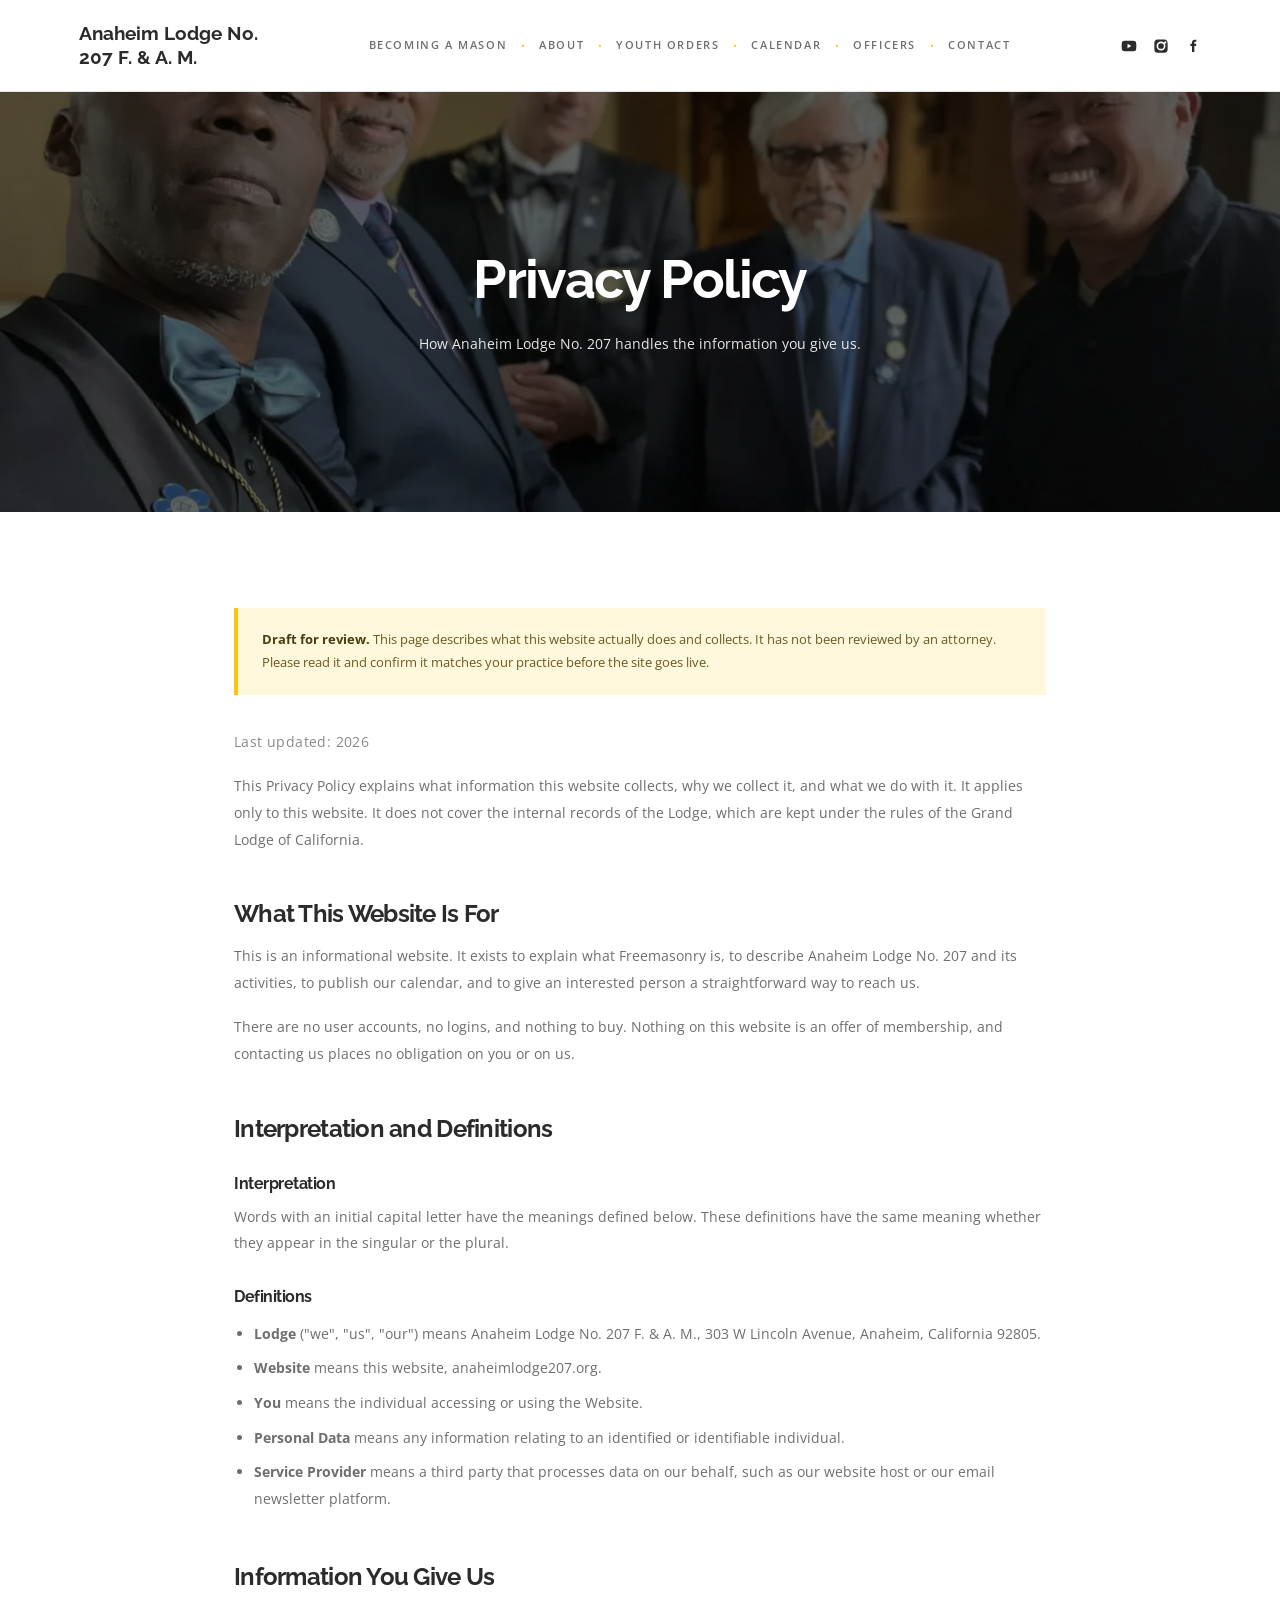
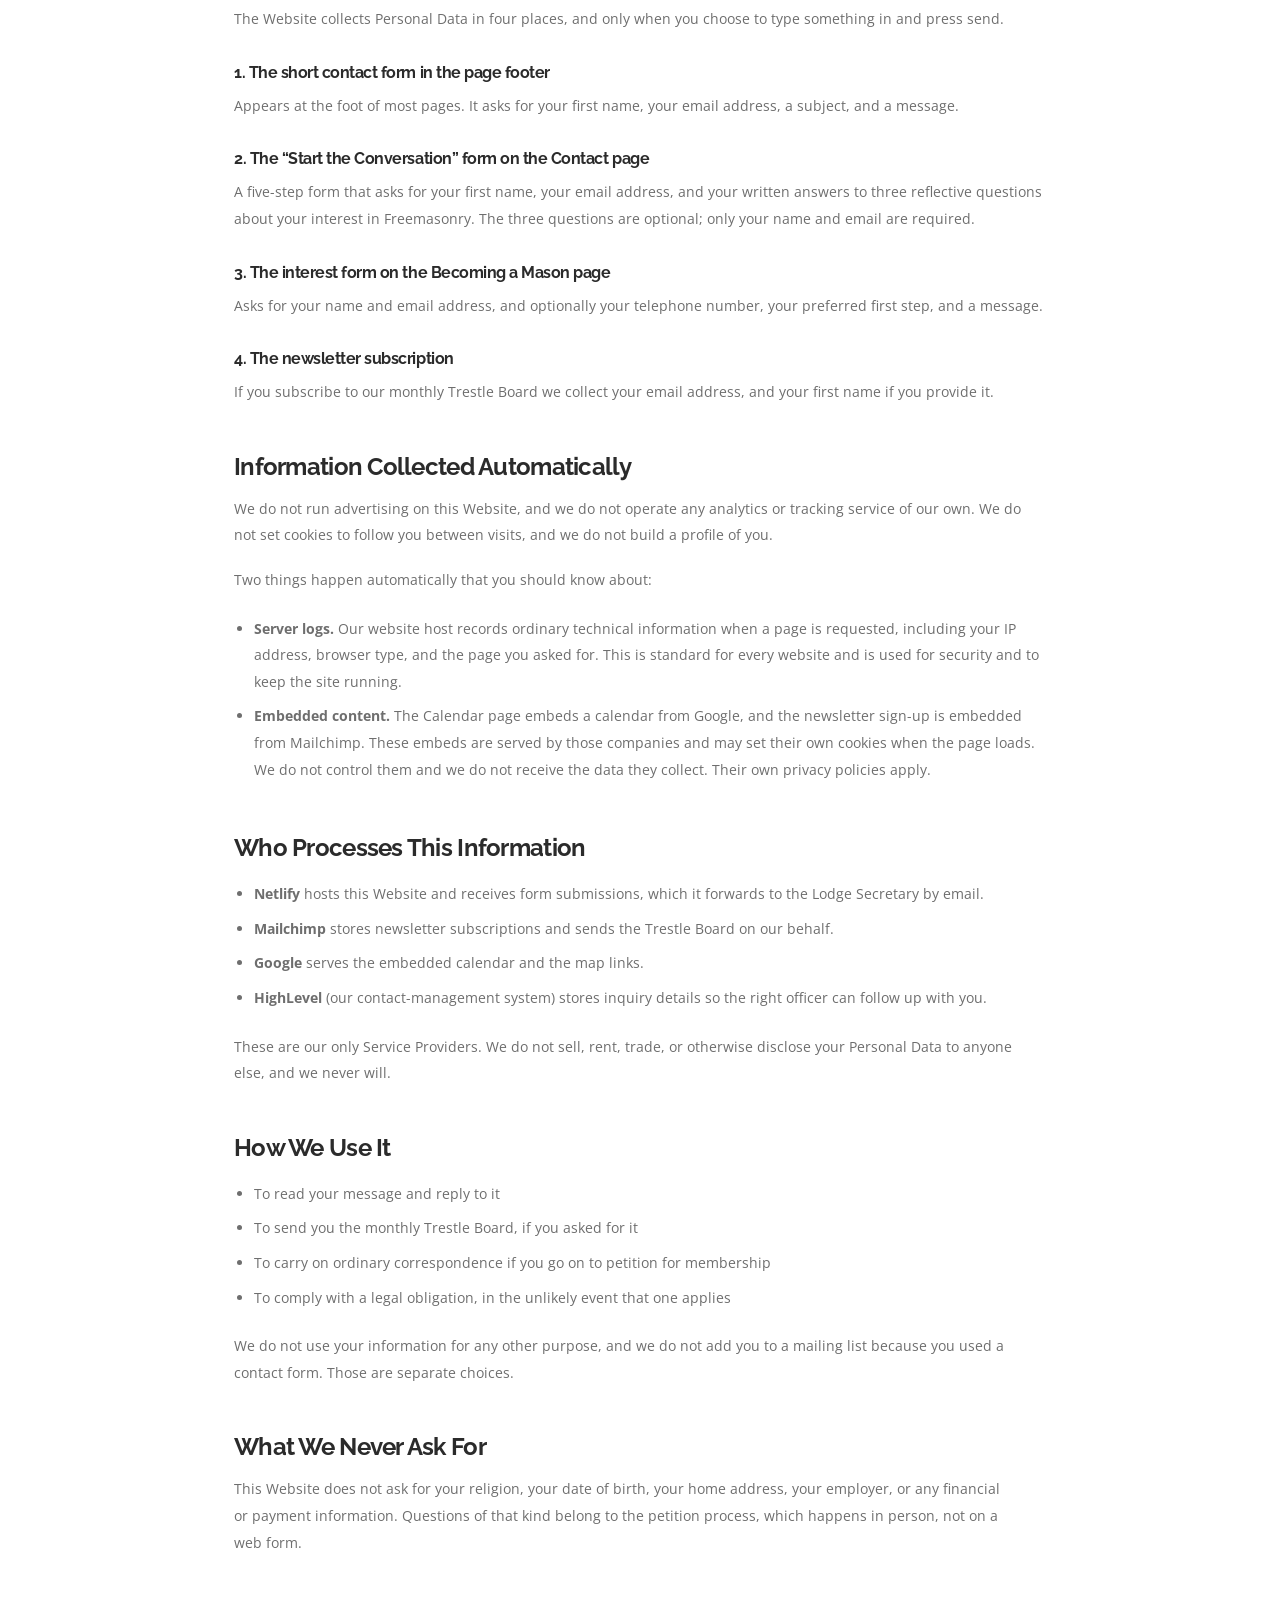
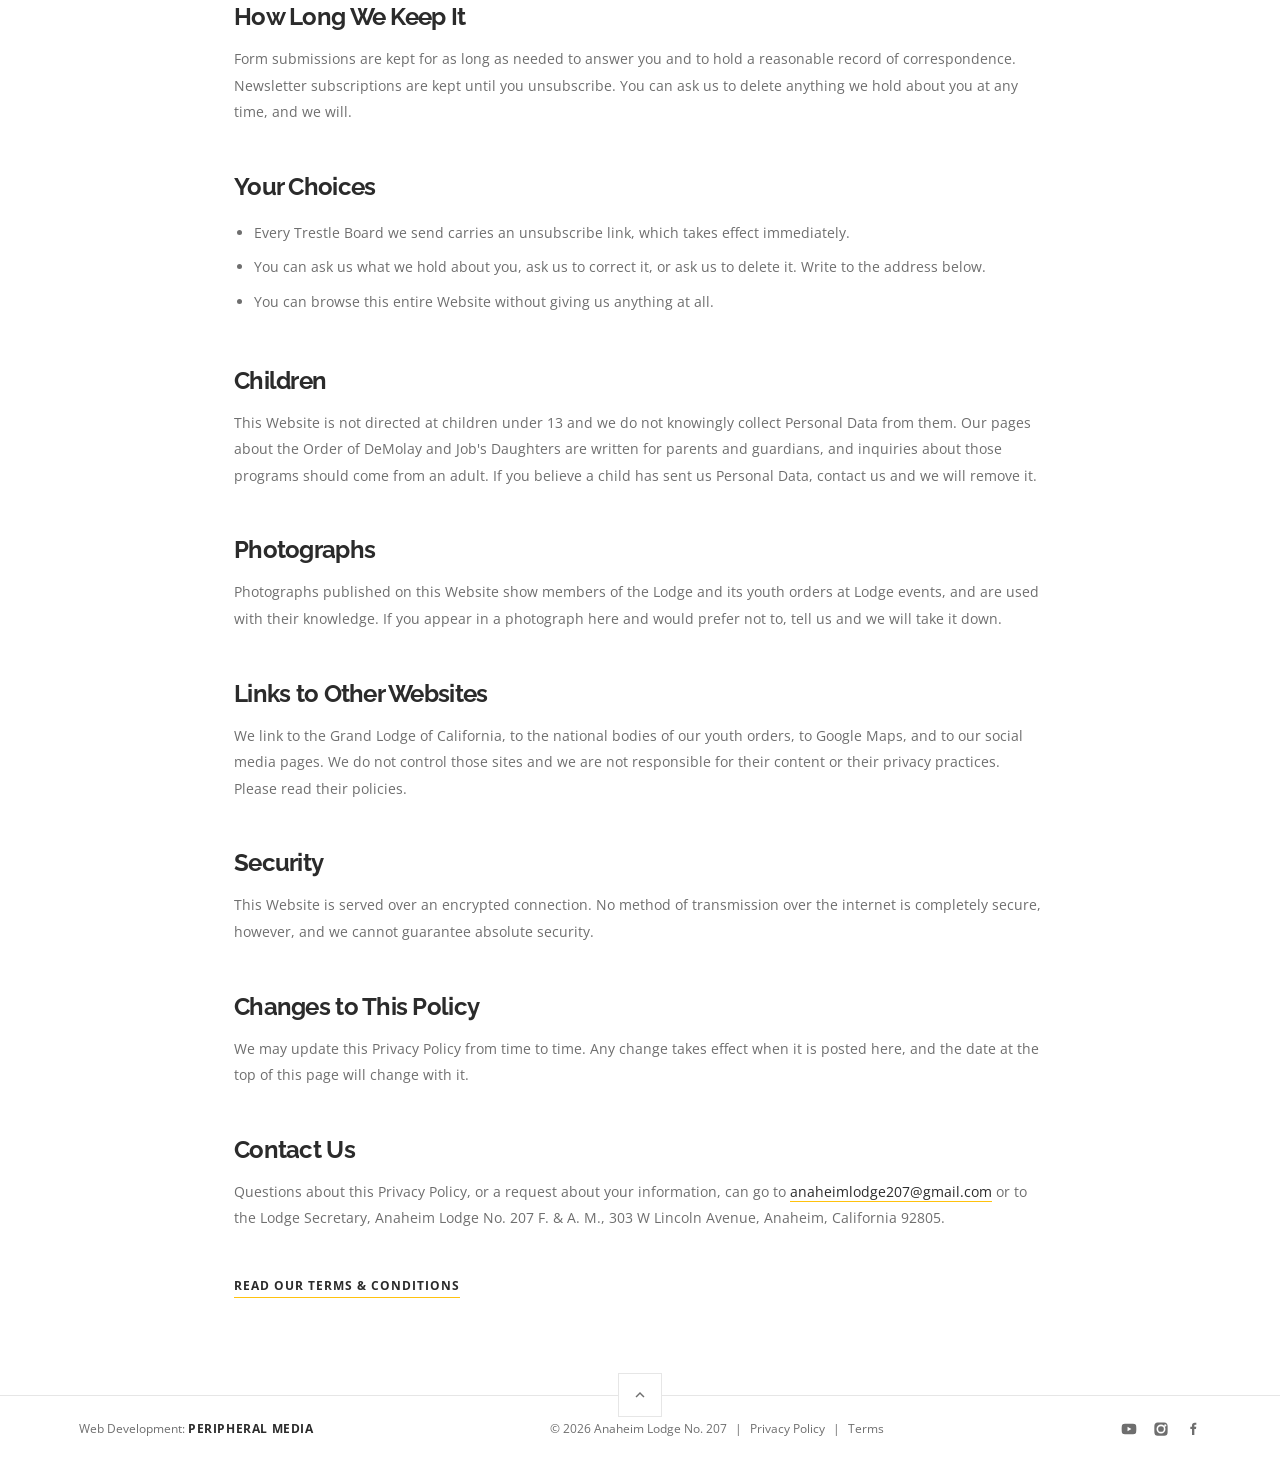
<file: privacy.html>
<!DOCTYPE html>
<html lang="en">
<head>
<meta charset="utf-8">
<meta name="viewport" content="width=device-width, initial-scale=1">
<title>Privacy Policy | Anaheim Lodge No. 207 F. &amp; A. M.</title>
<meta name="description" content="How Anaheim Lodge No. 207 collects, uses and protects the information you provide through this website.">
<link rel="canonical" href="https://anaheimlodge207.org/privacy.html">

<meta property="og:type" content="website">
<meta property="og:site_name" content="Anaheim Lodge No. 207 F. &amp; A. M.">
<meta property="og:title" content="Privacy Policy | Anaheim Lodge No. 207 F. &amp; A. M.">
<meta property="og:description" content="How Anaheim Lodge No. 207 collects, uses and protects the information you provide through this website.">
<meta property="og:image" content="assets/img/og-lodge.jpg">

<link rel="preconnect" href="https://fonts.googleapis.com">
<link rel="preconnect" href="https://fonts.gstatic.com" crossorigin>
<link href="https://fonts.googleapis.com/css2?family=Raleway:wght@600;700;800&family=Open+Sans:wght@400;600;700&display=swap" rel="stylesheet">
<link rel="stylesheet" href="assets/css/site.css">
</head>
<body>

<!-- ============================== HEADER ============================== -->
<header class="site-header">
  <div class="wrap">
    <a class="brand" href="index.html">Anaheim Lodge No.<br>207 F. &amp; A. M.</a>

    <button class="nav-toggle" type="button" aria-expanded="false"
            aria-controls="primary-nav" aria-label="Open menu">
      <svg viewBox="0 0 24 24" aria-hidden="true"><path d="M3 6h18v2H3zm0 5h18v2H3zm0 5h18v2H3z"/></svg>
    </button>

    <nav id="primary-nav" class="nav" aria-label="Primary">
      <ul style="display:contents">
        <li><a href="becoming-a-mason.html">Becoming a Mason</a></li>
        <li><a href="about.html">About</a></li>
        <li><a href="youth-orders.html">Youth Orders</a></li>
        <li><a href="calendar.html">Calendar</a></li>
        <li><a href="officers.html">Officers</a></li>
        <li><a href="contact.html">Contact</a></li>
      </ul>
    </nav>

    <div class="social">
      <a href="https://www.youtube.com/californiamasons" target="_blank" rel="noopener" aria-label="YouTube">
        <svg viewBox="0 0 24 24" aria-hidden="true"><path d="M23 12s0-3.8-.5-5.6a2.9 2.9 0 0 0-2-2C18.7 4 12 4 12 4s-6.7 0-8.5.4a2.9 2.9 0 0 0-2 2C1 8.2 1 12 1 12s0 3.8.5 5.6a2.9 2.9 0 0 0 2 2C5.3 20 12 20 12 20s6.7 0 8.5-.4a2.9 2.9 0 0 0 2-2C23 15.8 23 12 23 12zM9.8 15.4V8.6l5.8 3.4z"/></svg>
      </a>
      <a href="https://www.instagram.com/anaheimlodge" target="_blank" rel="noopener" aria-label="Instagram">
        <svg viewBox="0 0 24 24" aria-hidden="true"><path d="M12 2.2c3.2 0 3.6 0 4.9.07 3.3.15 4.8 1.7 5 5 .06 1.3.07 1.7.07 4.9s0 3.6-.07 4.9c-.15 3.3-1.7 4.8-5 5-1.3.06-1.7.07-4.9.07s-3.6 0-4.9-.07c-3.3-.15-4.8-1.7-5-5C2.04 15.6 2 15.2 2 12s0-3.6.07-4.9c.15-3.3 1.7-4.8 5-5C8.4 2.04 8.8 2.2 12 2.2zm0 3.1a6.7 6.7 0 1 0 0 13.4 6.7 6.7 0 0 0 0-13.4zm0 11a4.3 4.3 0 1 1 0-8.6 4.3 4.3 0 0 1 0 8.6zm6.9-11.2a1.6 1.6 0 1 0 0 3.1 1.6 1.6 0 0 0 0-3.1z"/></svg>
      </a>
      <a href="https://www.facebook.com/anaheimlodge207" target="_blank" rel="noopener" aria-label="Facebook">
        <svg viewBox="0 0 24 24" aria-hidden="true"><path d="M14 8.5V6.8c0-.8.2-1.2 1.4-1.2H17V2.6c-.3 0-1.3-.1-2.4-.1-2.4 0-4.1 1.5-4.1 4.2v1.8H8V12h2.5v9H14v-9h2.5l.4-3.5H14z"/></svg>
      </a>
    </div>
  </div>
</header>

<main class="site-main">

<!-- ============================== PAGE HERO =========================== -->
<section class="page-hero" role="img" aria-label="The square and compasses of Anaheim Lodge No. 207"
         style="background-image:url('assets/img/page-hero-legal.webp');background-size:cover;background-position:center">
  <div class="page-hero__scrim"></div>
  <div class="page-hero__inner">
    <h1>Privacy Policy</h1>
    <p>How Anaheim Lodge No. 207 handles the information you give us.</p>
  </div>
</section>

<section class="section">
  <div class="wrap wrap--narrow legal">
    <div class="callout callout--draft">
      <strong>Draft for review.</strong> This page describes what this website actually does and
      collects. It has not been reviewed by an attorney. Please read it and confirm it matches your
      practice before the site goes live.
    </div>

    <p class="legal__updated">Last updated: <span id="legal-date">2026</span></p>

    <p>This Privacy Policy explains what information this website collects, why we collect it, and what we do with it. It applies only to this website. It does not cover the internal records of the Lodge, which are kept under the rules of the Grand Lodge of California.</p>

    <h2>What This Website Is For</h2>
    <p>This is an informational website. It exists to explain what Freemasonry is, to describe Anaheim Lodge No.&nbsp;207 and its activities, to publish our calendar, and to give an interested person a straightforward way to reach us.</p>
    <p>There are no user accounts, no logins, and nothing to buy. Nothing on this website is an offer of membership, and contacting us places no obligation on you or on us.</p>

    <h2>Interpretation and Definitions</h2>
    <h3>Interpretation</h3>
    <p>Words with an initial capital letter have the meanings defined below. These definitions have the same meaning whether they appear in the singular or the plural.</p>
    <h3>Definitions</h3>
    <ul>
      <li><strong>Lodge</strong> ("we", "us", "our") means Anaheim Lodge No.&nbsp;207 F.&nbsp;&amp;&nbsp;A.&nbsp;M., 303 W Lincoln Avenue, Anaheim, California 92805.</li>
      <li><strong>Website</strong> means this website, anaheimlodge207.org.</li>
      <li><strong>You</strong> means the individual accessing or using the Website.</li>
      <li><strong>Personal Data</strong> means any information relating to an identified or identifiable individual.</li>
      <li><strong>Service Provider</strong> means a third party that processes data on our behalf, such as our website host or our email newsletter platform.</li>
    </ul>

    <h2>Information You Give Us</h2>
    <p>The Website collects Personal Data in four places, and only when you choose to type something in and press send.</p>

    <h3>1. The short contact form in the page footer</h3>
    <p>Appears at the foot of most pages. It asks for your first name, your email address, a subject, and a message.</p>

    <h3>2. The &ldquo;Start the Conversation&rdquo; form on the Contact page</h3>
    <p>A five-step form that asks for your first name, your email address, and your written answers to three reflective questions about your interest in Freemasonry. The three questions are optional; only your name and email are required.</p>

    <h3>3. The interest form on the Becoming a Mason page</h3>
    <p>Asks for your name and email address, and optionally your telephone number, your preferred first step, and a message.</p>

    <h3>4. The newsletter subscription</h3>
    <p>If you subscribe to our monthly Trestle Board we collect your email address, and your first name if you provide it.</p>

    <h2>Information Collected Automatically</h2>
    <p>We do not run advertising on this Website, and we do not operate any analytics or tracking service of our own. We do not set cookies to follow you between visits, and we do not build a profile of you.</p>
    <p>Two things happen automatically that you should know about:</p>
    <ul>
      <li><strong>Server logs.</strong> Our website host records ordinary technical information when a page is requested, including your IP address, browser type, and the page you asked for. This is standard for every website and is used for security and to keep the site running.</li>
      <li><strong>Embedded content.</strong> The Calendar page embeds a calendar from Google, and the newsletter sign-up is embedded from Mailchimp. These embeds are served by those companies and may set their own cookies when the page loads. We do not control them and we do not receive the data they collect. Their own privacy policies apply.</li>
    </ul>

    <h2>Who Processes This Information</h2>
    <ul>
      <li><strong>Netlify</strong> hosts this Website and receives form submissions, which it forwards to the Lodge Secretary by email.</li>
      <li><strong>Mailchimp</strong> stores newsletter subscriptions and sends the Trestle Board on our behalf.</li>
      <li><strong>Google</strong> serves the embedded calendar and the map links.</li>
      <li><strong>HighLevel</strong> (our contact-management system) stores inquiry details so the right officer can follow up with you.</li>
    </ul>
    <p>These are our only Service Providers. We do not sell, rent, trade, or otherwise disclose your Personal Data to anyone else, and we never will.</p>

    <h2>How We Use It</h2>
    <ul>
      <li>To read your message and reply to it</li>
      <li>To send you the monthly Trestle Board, if you asked for it</li>
      <li>To carry on ordinary correspondence if you go on to petition for membership</li>
      <li>To comply with a legal obligation, in the unlikely event that one applies</li>
    </ul>
    <p>We do not use your information for any other purpose, and we do not add you to a mailing list because you used a contact form. Those are separate choices.</p>

    <h2>What We Never Ask For</h2>
    <p>This Website does not ask for your religion, your date of birth, your home address, your employer, or any financial or payment information. Questions of that kind belong to the petition process, which happens in person, not on a web form.</p>

    <h2>How Long We Keep It</h2>
    <p>Form submissions are kept for as long as needed to answer you and to hold a reasonable record of correspondence. Newsletter subscriptions are kept until you unsubscribe. You can ask us to delete anything we hold about you at any time, and we will.</p>

    <h2>Your Choices</h2>
    <ul>
      <li>Every Trestle Board we send carries an unsubscribe link, which takes effect immediately.</li>
      <li>You can ask us what we hold about you, ask us to correct it, or ask us to delete it. Write to the address below.</li>
      <li>You can browse this entire Website without giving us anything at all.</li>
    </ul>

    <h2>Children</h2>
    <p>This Website is not directed at children under 13 and we do not knowingly collect Personal Data from them. Our pages about the Order of DeMolay and Job's Daughters are written for parents and guardians, and inquiries about those programs should come from an adult. If you believe a child has sent us Personal Data, contact us and we will remove it.</p>

    <h2>Photographs</h2>
    <p>Photographs published on this Website show members of the Lodge and its youth orders at Lodge events, and are used with their knowledge. If you appear in a photograph here and would prefer not to, tell us and we will take it down.</p>

    <h2>Links to Other Websites</h2>
    <p>We link to the Grand Lodge of California, to the national bodies of our youth orders, to Google Maps, and to our social media pages. We do not control those sites and we are not responsible for their content or their privacy practices. Please read their policies.</p>

    <h2>Security</h2>
    <p>This Website is served over an encrypted connection. No method of transmission over the internet is completely secure, however, and we cannot guarantee absolute security.</p>

    <h2>Changes to This Policy</h2>
    <p>We may update this Privacy Policy from time to time. Any change takes effect when it is posted here, and the date at the top of this page will change with it.</p>

    <h2>Contact Us</h2>
    <p>Questions about this Privacy Policy, or a request about your information, can go to
      <a href="mailto:anaheimlodge207@gmail.com">anaheimlodge207@gmail.com</a>
      or to the Lodge Secretary, Anaheim Lodge No.&nbsp;207 F.&nbsp;&amp;&nbsp;A.&nbsp;M., 303 W Lincoln Avenue, Anaheim, California 92805.</p>

    <p style="margin-top:40px"><a class="textlink" href="terms.html">Read our Terms &amp; Conditions</a></p>
  </div>
</section>

</main>

<!-- ============================== FOOTER ============================== -->
<div class="footer-wrap">
  <a class="to-top" href="#top" aria-label="Back to top">
    <svg viewBox="0 0 24 24" width="18" height="18" aria-hidden="true" fill="currentColor"><path d="M12 8l6 6-1.4 1.4L12 10.8l-4.6 4.6L6 14z"/></svg>
  </a>
  <footer class="site-footer">
    <div class="wrap">
      <p style="margin:0">Web Development: <a href="https://peripheral-media.com/" target="_blank" rel="noopener"><strong>Peripheral Media</strong></a></p>
      <p class="footer-legal" style="margin:0">
        <span>&copy; <span id="year">2026</span> Anaheim Lodge No. 207</span> <span>|</span>
        <a href="privacy.html">Privacy Policy</a> <span>|</span>
        <a href="terms.html">Terms</a>
      </p>
      <div class="social">
        <a href="https://www.youtube.com/californiamasons" target="_blank" rel="noopener" aria-label="YouTube"><svg viewBox="0 0 24 24" aria-hidden="true"><path d="M23 12s0-3.8-.5-5.6a2.9 2.9 0 0 0-2-2C18.7 4 12 4 12 4s-6.7 0-8.5.4a2.9 2.9 0 0 0-2 2C1 8.2 1 12 1 12s0 3.8.5 5.6a2.9 2.9 0 0 0 2 2C5.3 20 12 20 12 20s6.7 0 8.5-.4a2.9 2.9 0 0 0 2-2C23 15.8 23 12 23 12zM9.8 15.4V8.6l5.8 3.4z"/></svg></a>
        <a href="https://www.instagram.com/anaheimlodge" target="_blank" rel="noopener" aria-label="Instagram"><svg viewBox="0 0 24 24" aria-hidden="true"><path d="M12 2.2c3.2 0 3.6 0 4.9.07 3.3.15 4.8 1.7 5 5 .06 1.3.07 1.7.07 4.9s0 3.6-.07 4.9c-.15 3.3-1.7 4.8-5 5-1.3.06-1.7.07-4.9.07s-3.6 0-4.9-.07c-3.3-.15-4.8-1.7-5-5C2.04 15.6 2 15.2 2 12s0-3.6.07-4.9c.15-3.3 1.7-4.8 5-5C8.4 2.04 8.8 2.2 12 2.2zm0 3.1a6.7 6.7 0 1 0 0 13.4 6.7 6.7 0 0 0 0-13.4zm0 11a4.3 4.3 0 1 1 0-8.6 4.3 4.3 0 0 1 0 8.6zm6.9-11.2a1.6 1.6 0 1 0 0 3.1 1.6 1.6 0 0 0 0-3.1z"/></svg></a>
        <a href="https://www.facebook.com/anaheimlodge207" target="_blank" rel="noopener" aria-label="Facebook"><svg viewBox="0 0 24 24" aria-hidden="true"><path d="M14 8.5V6.8c0-.8.2-1.2 1.4-1.2H17V2.6c-.3 0-1.3-.1-2.4-.1-2.4 0-4.1 1.5-4.1 4.2v1.8H8V12h2.5v9H14v-9h2.5l.4-3.5H14z"/></svg></a>
      </div>
    </div>
  </footer>
</div>

<script src="assets/js/site.js"></script>
<script>document.getElementById('year').textContent = new Date().getFullYear();</script>
</body>
</html>
</file>
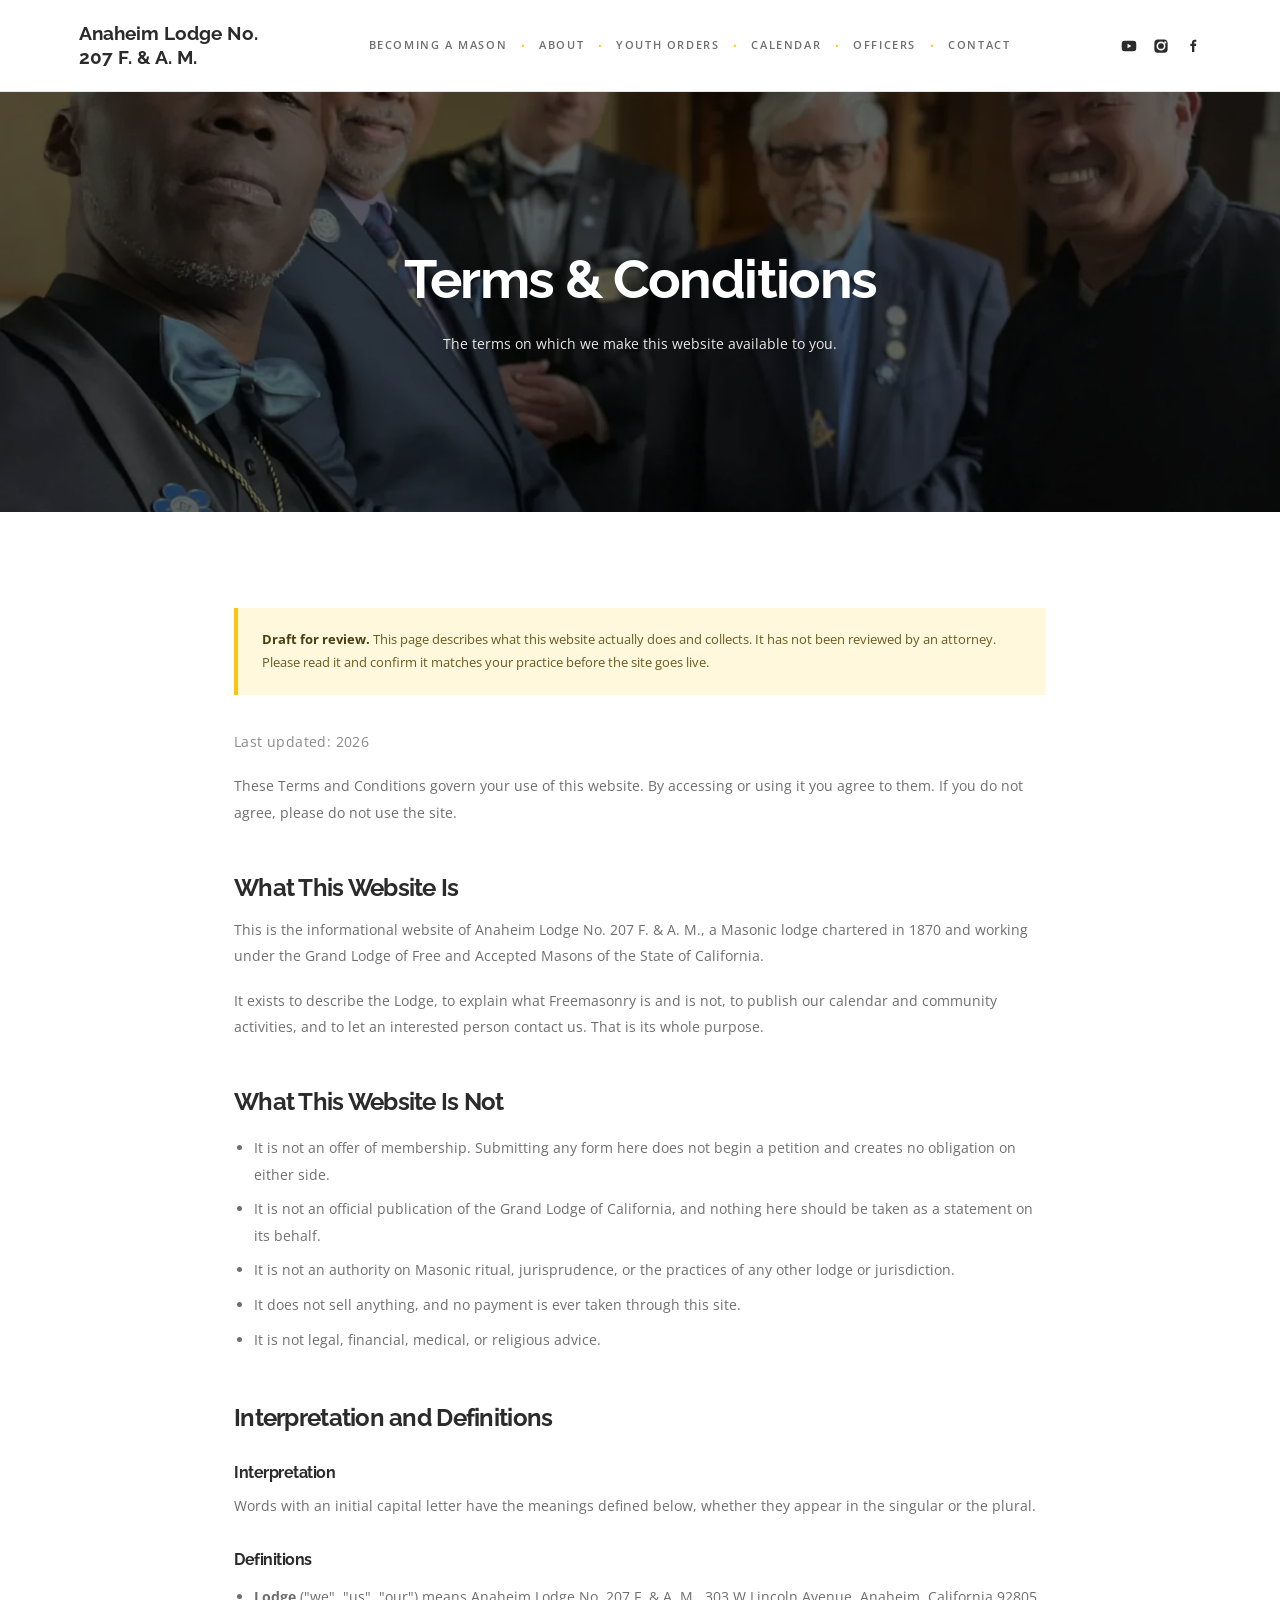
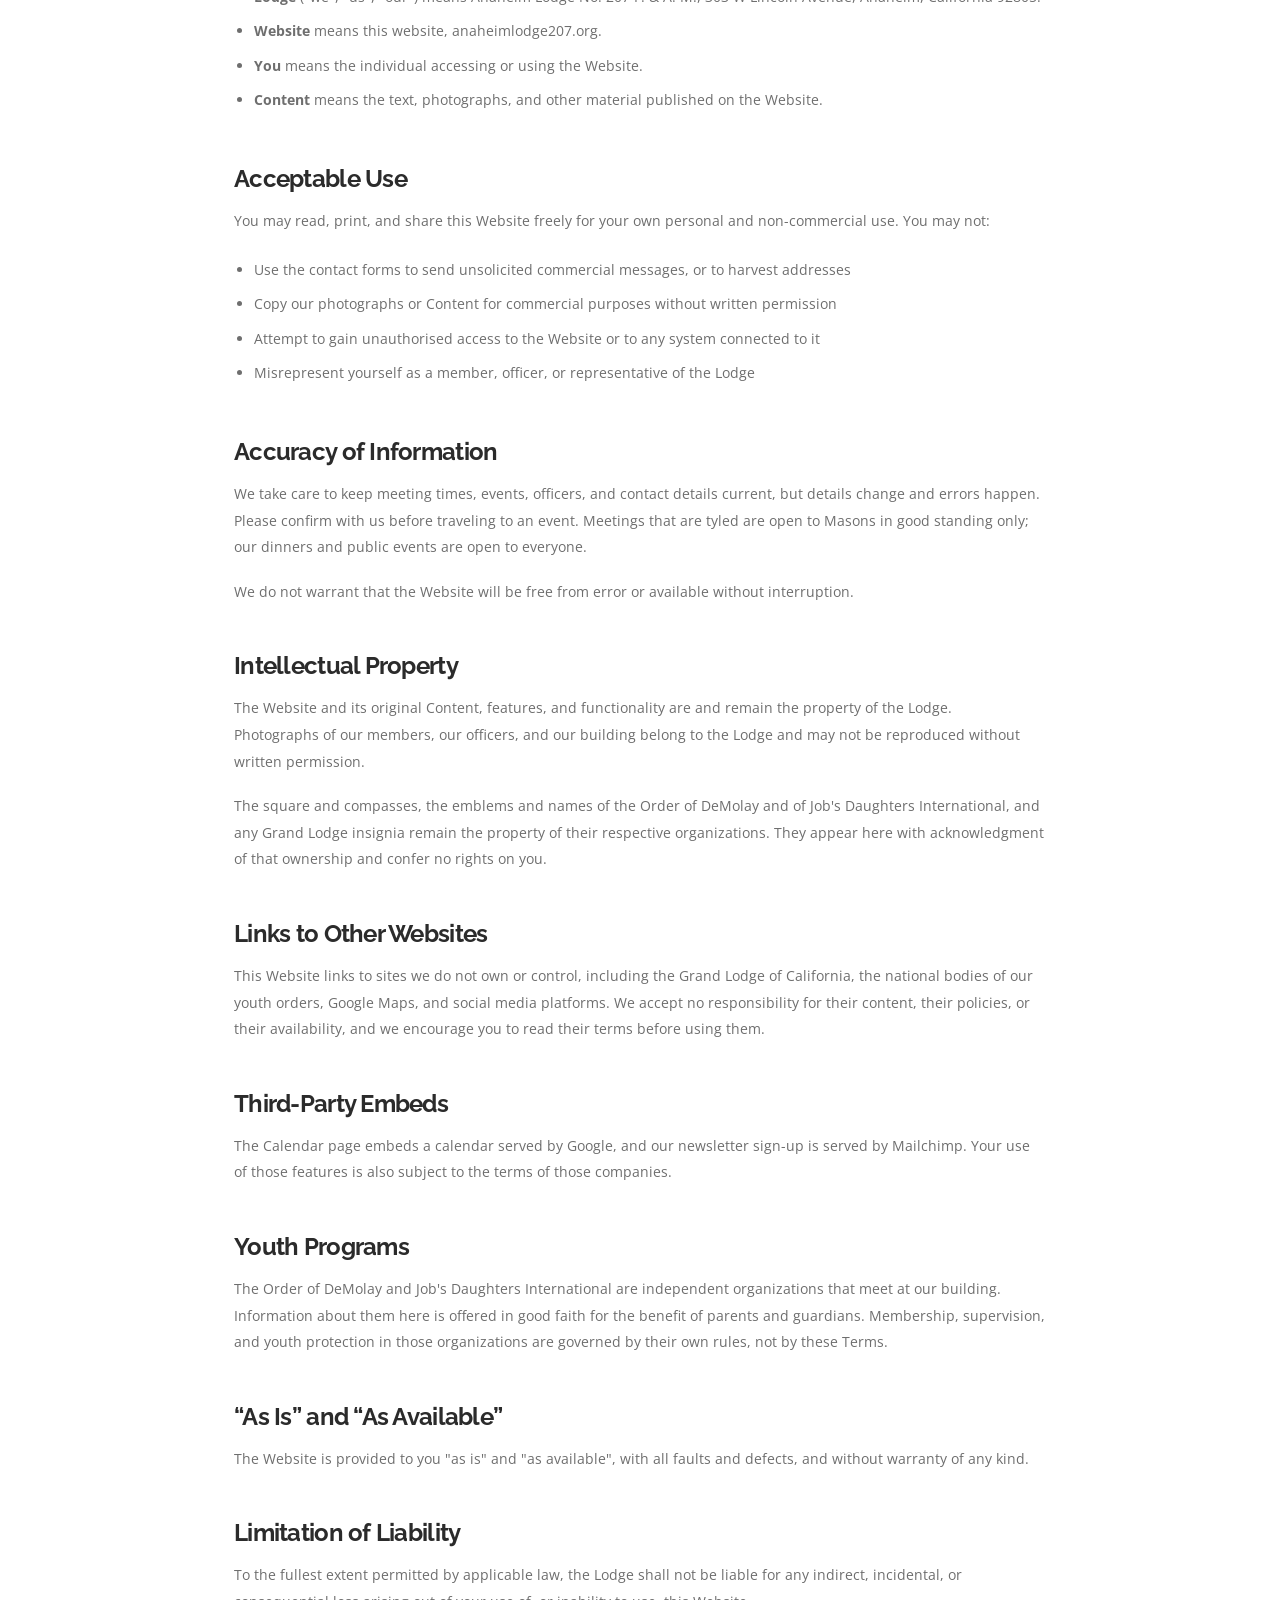
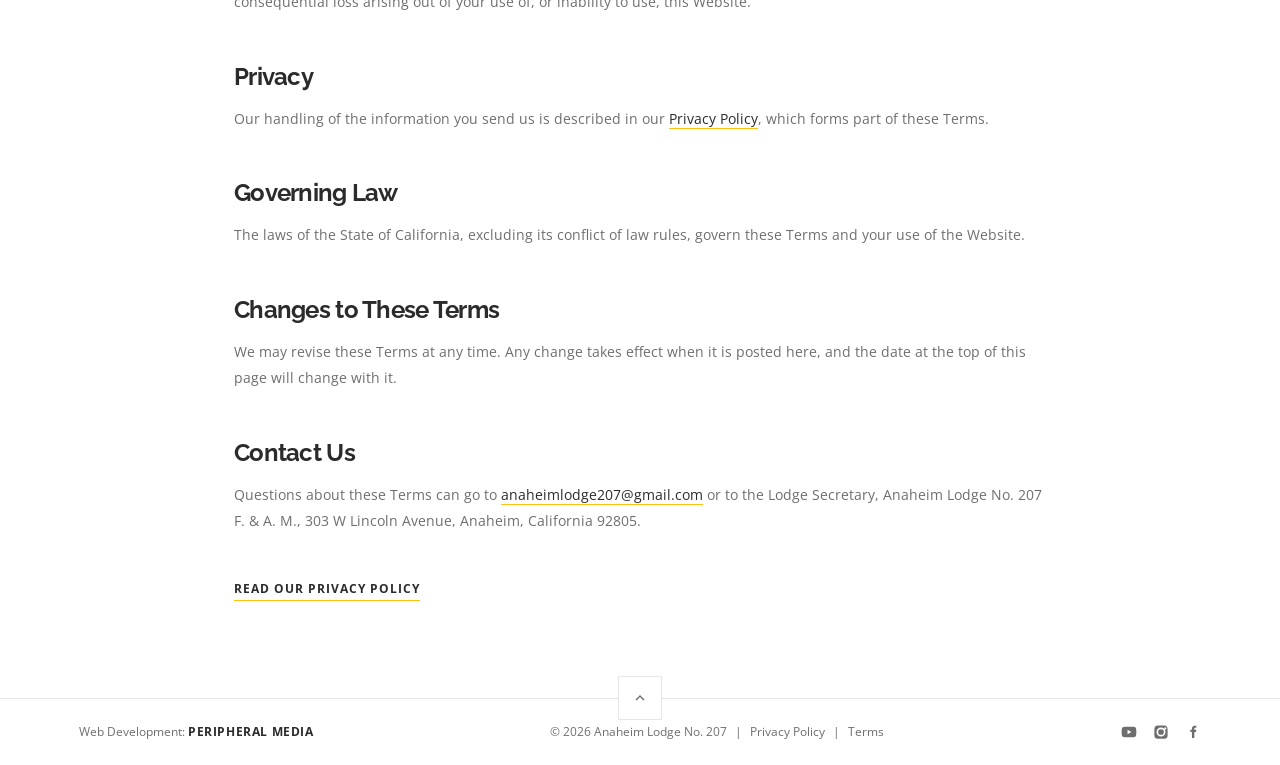
<file: terms.html>
<!DOCTYPE html>
<html lang="en">
<head>
<meta charset="utf-8">
<meta name="viewport" content="width=device-width, initial-scale=1">
<title>Terms &amp; Conditions | Anaheim Lodge No. 207 F. &amp; A. M.</title>
<meta name="description" content="The terms on which Anaheim Lodge No. 207 makes this website available.">
<link rel="canonical" href="https://anaheimlodge207.org/terms.html">

<meta property="og:type" content="website">
<meta property="og:site_name" content="Anaheim Lodge No. 207 F. &amp; A. M.">
<meta property="og:title" content="Terms &amp; Conditions | Anaheim Lodge No. 207 F. &amp; A. M.">
<meta property="og:description" content="The terms on which Anaheim Lodge No. 207 makes this website available.">
<meta property="og:image" content="assets/img/og-lodge.jpg">

<link rel="preconnect" href="https://fonts.googleapis.com">
<link rel="preconnect" href="https://fonts.gstatic.com" crossorigin>
<link href="https://fonts.googleapis.com/css2?family=Raleway:wght@600;700;800&family=Open+Sans:wght@400;600;700&display=swap" rel="stylesheet">
<link rel="stylesheet" href="assets/css/site.css">
</head>
<body>

<!-- ============================== HEADER ============================== -->
<header class="site-header">
  <div class="wrap">
    <a class="brand" href="index.html">Anaheim Lodge No.<br>207 F. &amp; A. M.</a>

    <button class="nav-toggle" type="button" aria-expanded="false"
            aria-controls="primary-nav" aria-label="Open menu">
      <svg viewBox="0 0 24 24" aria-hidden="true"><path d="M3 6h18v2H3zm0 5h18v2H3zm0 5h18v2H3z"/></svg>
    </button>

    <nav id="primary-nav" class="nav" aria-label="Primary">
      <ul style="display:contents">
        <li><a href="becoming-a-mason.html">Becoming a Mason</a></li>
        <li><a href="about.html">About</a></li>
        <li><a href="youth-orders.html">Youth Orders</a></li>
        <li><a href="calendar.html">Calendar</a></li>
        <li><a href="officers.html">Officers</a></li>
        <li><a href="contact.html">Contact</a></li>
      </ul>
    </nav>

    <div class="social">
      <a href="https://www.youtube.com/californiamasons" target="_blank" rel="noopener" aria-label="YouTube">
        <svg viewBox="0 0 24 24" aria-hidden="true"><path d="M23 12s0-3.8-.5-5.6a2.9 2.9 0 0 0-2-2C18.7 4 12 4 12 4s-6.7 0-8.5.4a2.9 2.9 0 0 0-2 2C1 8.2 1 12 1 12s0 3.8.5 5.6a2.9 2.9 0 0 0 2 2C5.3 20 12 20 12 20s6.7 0 8.5-.4a2.9 2.9 0 0 0 2-2C23 15.8 23 12 23 12zM9.8 15.4V8.6l5.8 3.4z"/></svg>
      </a>
      <a href="https://www.instagram.com/anaheimlodge" target="_blank" rel="noopener" aria-label="Instagram">
        <svg viewBox="0 0 24 24" aria-hidden="true"><path d="M12 2.2c3.2 0 3.6 0 4.9.07 3.3.15 4.8 1.7 5 5 .06 1.3.07 1.7.07 4.9s0 3.6-.07 4.9c-.15 3.3-1.7 4.8-5 5-1.3.06-1.7.07-4.9.07s-3.6 0-4.9-.07c-3.3-.15-4.8-1.7-5-5C2.04 15.6 2 15.2 2 12s0-3.6.07-4.9c.15-3.3 1.7-4.8 5-5C8.4 2.04 8.8 2.2 12 2.2zm0 3.1a6.7 6.7 0 1 0 0 13.4 6.7 6.7 0 0 0 0-13.4zm0 11a4.3 4.3 0 1 1 0-8.6 4.3 4.3 0 0 1 0 8.6zm6.9-11.2a1.6 1.6 0 1 0 0 3.1 1.6 1.6 0 0 0 0-3.1z"/></svg>
      </a>
      <a href="https://www.facebook.com/anaheimlodge207" target="_blank" rel="noopener" aria-label="Facebook">
        <svg viewBox="0 0 24 24" aria-hidden="true"><path d="M14 8.5V6.8c0-.8.2-1.2 1.4-1.2H17V2.6c-.3 0-1.3-.1-2.4-.1-2.4 0-4.1 1.5-4.1 4.2v1.8H8V12h2.5v9H14v-9h2.5l.4-3.5H14z"/></svg>
      </a>
    </div>
  </div>
</header>

<main class="site-main">

<!-- ============================== PAGE HERO =========================== -->
<section class="page-hero" role="img" aria-label="The square and compasses of Anaheim Lodge No. 207"
         style="background-image:url('assets/img/page-hero-legal.webp');background-size:cover;background-position:center">
  <div class="page-hero__scrim"></div>
  <div class="page-hero__inner">
    <h1>Terms &amp; Conditions</h1>
    <p>The terms on which we make this website available to you.</p>
  </div>
</section>

<section class="section">
  <div class="wrap wrap--narrow legal">
    <div class="callout callout--draft">
      <strong>Draft for review.</strong> This page describes what this website actually does and
      collects. It has not been reviewed by an attorney. Please read it and confirm it matches your
      practice before the site goes live.
    </div>

    <p class="legal__updated">Last updated: <span id="legal-date-2">2026</span></p>

    <p>These Terms and Conditions govern your use of this website. By accessing or using it you agree to them. If you do not agree, please do not use the site.</p>

    <h2>What This Website Is</h2>
    <p>This is the informational website of Anaheim Lodge No.&nbsp;207 F.&nbsp;&amp;&nbsp;A.&nbsp;M., a Masonic lodge chartered in 1870 and working under the Grand Lodge of Free and Accepted Masons of the State of California.</p>
    <p>It exists to describe the Lodge, to explain what Freemasonry is and is not, to publish our calendar and community activities, and to let an interested person contact us. That is its whole purpose.</p>

    <h2>What This Website Is Not</h2>
    <ul>
      <li>It is not an offer of membership. Submitting any form here does not begin a petition and creates no obligation on either side.</li>
      <li>It is not an official publication of the Grand Lodge of California, and nothing here should be taken as a statement on its behalf.</li>
      <li>It is not an authority on Masonic ritual, jurisprudence, or the practices of any other lodge or jurisdiction.</li>
      <li>It does not sell anything, and no payment is ever taken through this site.</li>
      <li>It is not legal, financial, medical, or religious advice.</li>
    </ul>

    <h2>Interpretation and Definitions</h2>
    <h3>Interpretation</h3>
    <p>Words with an initial capital letter have the meanings defined below, whether they appear in the singular or the plural.</p>
    <h3>Definitions</h3>
    <ul>
      <li><strong>Lodge</strong> ("we", "us", "our") means Anaheim Lodge No.&nbsp;207 F.&nbsp;&amp;&nbsp;A.&nbsp;M., 303 W Lincoln Avenue, Anaheim, California 92805.</li>
      <li><strong>Website</strong> means this website, anaheimlodge207.org.</li>
      <li><strong>You</strong> means the individual accessing or using the Website.</li>
      <li><strong>Content</strong> means the text, photographs, and other material published on the Website.</li>
    </ul>

    <h2>Acceptable Use</h2>
    <p>You may read, print, and share this Website freely for your own personal and non-commercial use. You may not:</p>
    <ul>
      <li>Use the contact forms to send unsolicited commercial messages, or to harvest addresses</li>
      <li>Copy our photographs or Content for commercial purposes without written permission</li>
      <li>Attempt to gain unauthorised access to the Website or to any system connected to it</li>
      <li>Misrepresent yourself as a member, officer, or representative of the Lodge</li>
    </ul>

    <h2>Accuracy of Information</h2>
    <p>We take care to keep meeting times, events, officers, and contact details current, but details change and errors happen. Please confirm with us before traveling to an event. Meetings that are tyled are open to Masons in good standing only; our dinners and public events are open to everyone.</p>
    <p>We do not warrant that the Website will be free from error or available without interruption.</p>

    <h2>Intellectual Property</h2>
    <p>The Website and its original Content, features, and functionality are and remain the property of the Lodge. Photographs of our members, our officers, and our building belong to the Lodge and may not be reproduced without written permission.</p>
    <p>The square and compasses, the emblems and names of the Order of DeMolay and of Job's Daughters International, and any Grand Lodge insignia remain the property of their respective organizations. They appear here with acknowledgment of that ownership and confer no rights on you.</p>

    <h2>Links to Other Websites</h2>
    <p>This Website links to sites we do not own or control, including the Grand Lodge of California, the national bodies of our youth orders, Google Maps, and social media platforms. We accept no responsibility for their content, their policies, or their availability, and we encourage you to read their terms before using them.</p>

    <h2>Third-Party Embeds</h2>
    <p>The Calendar page embeds a calendar served by Google, and our newsletter sign-up is served by Mailchimp. Your use of those features is also subject to the terms of those companies.</p>

    <h2>Youth Programs</h2>
    <p>The Order of DeMolay and Job's Daughters International are independent organizations that meet at our building. Information about them here is offered in good faith for the benefit of parents and guardians. Membership, supervision, and youth protection in those organizations are governed by their own rules, not by these Terms.</p>

    <h2>&ldquo;As Is&rdquo; and &ldquo;As Available&rdquo;</h2>
    <p>The Website is provided to you "as is" and "as available", with all faults and defects, and without warranty of any kind.</p>

    <h2>Limitation of Liability</h2>
    <p>To the fullest extent permitted by applicable law, the Lodge shall not be liable for any indirect, incidental, or consequential loss arising out of your use of, or inability to use, this Website.</p>

    <h2>Privacy</h2>
    <p>Our handling of the information you send us is described in our <a href="privacy.html">Privacy Policy</a>, which forms part of these Terms.</p>

    <h2>Governing Law</h2>
    <p>The laws of the State of California, excluding its conflict of law rules, govern these Terms and your use of the Website.</p>

    <h2>Changes to These Terms</h2>
    <p>We may revise these Terms at any time. Any change takes effect when it is posted here, and the date at the top of this page will change with it.</p>

    <h2>Contact Us</h2>
    <p>Questions about these Terms can go to
      <a href="mailto:anaheimlodge207@gmail.com">anaheimlodge207@gmail.com</a>
      or to the Lodge Secretary, Anaheim Lodge No.&nbsp;207 F.&nbsp;&amp;&nbsp;A.&nbsp;M., 303 W Lincoln Avenue, Anaheim, California 92805.</p>

    <p style="margin-top:40px"><a class="textlink" href="privacy.html">Read our Privacy Policy</a></p>
  </div>
</section>

</main>

<!-- ============================== FOOTER ============================== -->
<div class="footer-wrap">
  <a class="to-top" href="#top" aria-label="Back to top">
    <svg viewBox="0 0 24 24" width="18" height="18" aria-hidden="true" fill="currentColor"><path d="M12 8l6 6-1.4 1.4L12 10.8l-4.6 4.6L6 14z"/></svg>
  </a>
  <footer class="site-footer">
    <div class="wrap">
      <p style="margin:0">Web Development: <a href="https://peripheral-media.com/" target="_blank" rel="noopener"><strong>Peripheral Media</strong></a></p>
      <p class="footer-legal" style="margin:0">
        <span>&copy; <span id="year">2026</span> Anaheim Lodge No. 207</span> <span>|</span>
        <a href="privacy.html">Privacy Policy</a> <span>|</span>
        <a href="terms.html">Terms</a>
      </p>
      <div class="social">
        <a href="https://www.youtube.com/californiamasons" target="_blank" rel="noopener" aria-label="YouTube"><svg viewBox="0 0 24 24" aria-hidden="true"><path d="M23 12s0-3.8-.5-5.6a2.9 2.9 0 0 0-2-2C18.7 4 12 4 12 4s-6.7 0-8.5.4a2.9 2.9 0 0 0-2 2C1 8.2 1 12 1 12s0 3.8.5 5.6a2.9 2.9 0 0 0 2 2C5.3 20 12 20 12 20s6.7 0 8.5-.4a2.9 2.9 0 0 0 2-2C23 15.8 23 12 23 12zM9.8 15.4V8.6l5.8 3.4z"/></svg></a>
        <a href="https://www.instagram.com/anaheimlodge" target="_blank" rel="noopener" aria-label="Instagram"><svg viewBox="0 0 24 24" aria-hidden="true"><path d="M12 2.2c3.2 0 3.6 0 4.9.07 3.3.15 4.8 1.7 5 5 .06 1.3.07 1.7.07 4.9s0 3.6-.07 4.9c-.15 3.3-1.7 4.8-5 5-1.3.06-1.7.07-4.9.07s-3.6 0-4.9-.07c-3.3-.15-4.8-1.7-5-5C2.04 15.6 2 15.2 2 12s0-3.6.07-4.9c.15-3.3 1.7-4.8 5-5C8.4 2.04 8.8 2.2 12 2.2zm0 3.1a6.7 6.7 0 1 0 0 13.4 6.7 6.7 0 0 0 0-13.4zm0 11a4.3 4.3 0 1 1 0-8.6 4.3 4.3 0 0 1 0 8.6zm6.9-11.2a1.6 1.6 0 1 0 0 3.1 1.6 1.6 0 0 0 0-3.1z"/></svg></a>
        <a href="https://www.facebook.com/anaheimlodge207" target="_blank" rel="noopener" aria-label="Facebook"><svg viewBox="0 0 24 24" aria-hidden="true"><path d="M14 8.5V6.8c0-.8.2-1.2 1.4-1.2H17V2.6c-.3 0-1.3-.1-2.4-.1-2.4 0-4.1 1.5-4.1 4.2v1.8H8V12h2.5v9H14v-9h2.5l.4-3.5H14z"/></svg></a>
      </div>
    </div>
  </footer>
</div>

<script src="assets/js/site.js"></script>
<script>document.getElementById('year').textContent = new Date().getFullYear();</script>
</body>
</html>
</file>
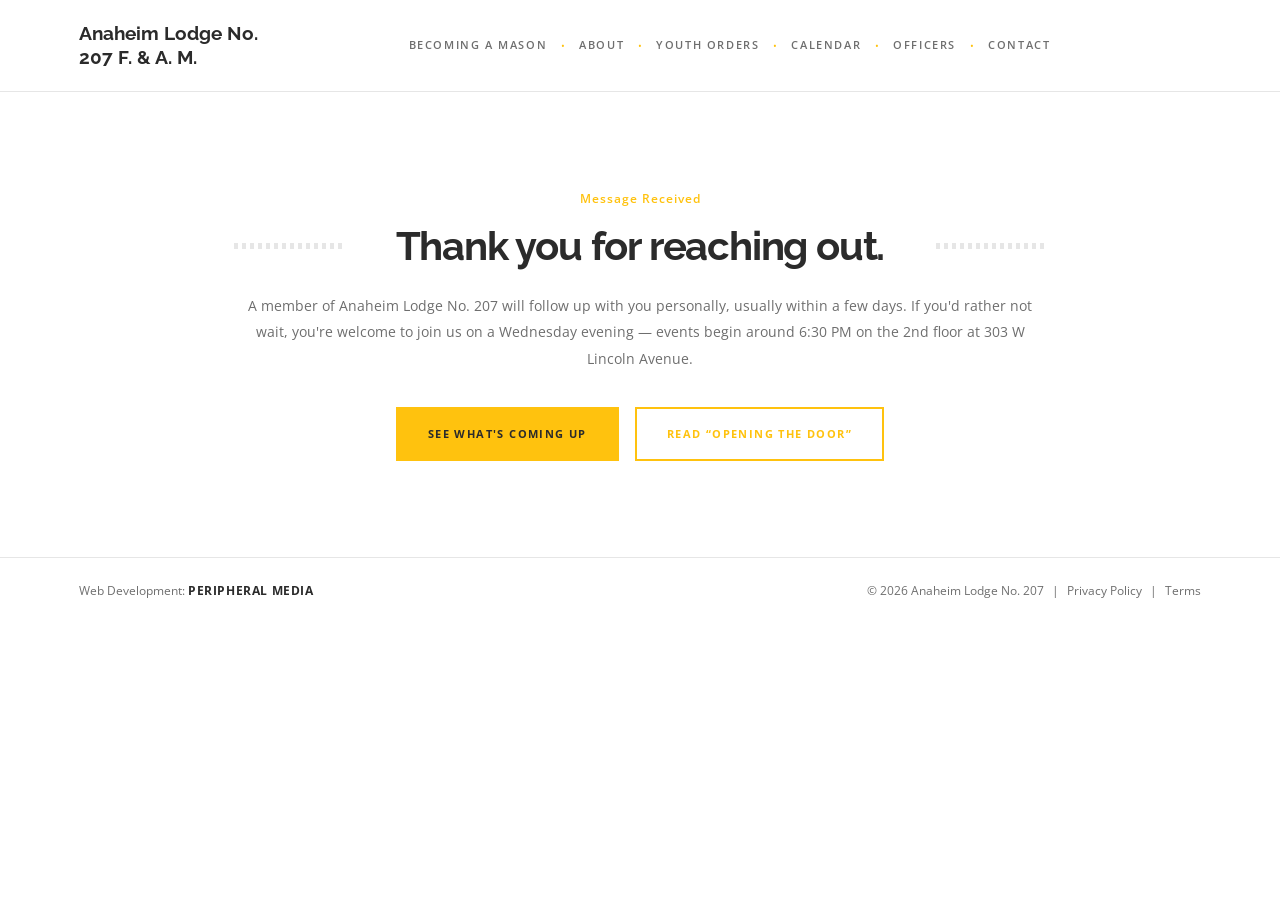
<file: thank-you.html>
<!DOCTYPE html>
<html lang="en">
<head>
<meta charset="utf-8">
<meta name="viewport" content="width=device-width, initial-scale=1">
<title>Thank You | Anaheim Lodge No. 207 F. &amp; A. M.</title>
<meta name="robots" content="noindex">
<link rel="preconnect" href="https://fonts.googleapis.com">
<link rel="preconnect" href="https://fonts.gstatic.com" crossorigin>
<link href="https://fonts.googleapis.com/css2?family=Raleway:wght@600;700;800&family=Open+Sans:wght@400;600;700&display=swap" rel="stylesheet">
<link rel="stylesheet" href="assets/css/site.css">
</head>
<body>

<header class="site-header">
  <div class="wrap">
    <a class="brand" href="index.html">Anaheim Lodge No.<br>207 F. &amp; A. M.</a>
    <button class="nav-toggle" type="button" aria-expanded="false" aria-controls="primary-nav" aria-label="Open menu">
      <svg viewBox="0 0 24 24" aria-hidden="true"><path d="M3 6h18v2H3zm0 5h18v2H3zm0 5h18v2H3z"/></svg>
    </button>
    <nav id="primary-nav" class="nav" aria-label="Primary">
      <ul style="display:contents">
        <li><a href="becoming-a-mason.html">Becoming a Mason</a></li>
        <li><a href="about.html">About</a></li>
        <li><a href="youth-orders.html">Youth Orders</a></li>
        <li><a href="calendar.html">Calendar</a></li>
        <li><a href="officers.html">Officers</a></li>
        <li><a href="contact.html">Contact</a></li>
      </ul>
    </nav>
    <div class="social"></div>
  </div>
</header>

<main class="site-main">
  <section class="section">
    <div class="wrap wrap--narrow center">
      <p class="eyebrow">Message received</p>
      <div class="rule-title"><h1 style="font-size:40px">Thank you for reaching out.</h1></div>
      <p id="ty-msg">A member of Anaheim Lodge No. 207 will follow up with you personally, usually within a few days. If you'd rather not wait, you're welcome to join us on a Wednesday evening — events begin around 6:30&nbsp;PM on the 2nd floor at 303 W Lincoln Avenue.</p>

      <div class="btn-row btn-row--center" style="margin-top:34px">
        <a class="btn btn--gold" href="calendar.html">See what's coming up</a>
        <a class="btn btn--outline-gold"
           href="https://freemason.org/wp-content/uploads/2022/05/Opening-the-Door-Guide-to-Masonry.pdf"
           target="_blank" rel="noopener">Read “Opening the Door”</a>
      </div>
    </div>
  </section>
</main>

<div class="footer-wrap">
  <footer class="site-footer">
    <div class="wrap">
      <p style="margin:0">Web Development: <a href="https://peripheral-media.com/" target="_blank" rel="noopener"><strong>Peripheral Media</strong></a></p>
      <p class="footer-legal" style="margin:0">
        <span>&copy; <span id="year">2026</span> Anaheim Lodge No. 207</span> <span>|</span>
        <a href="privacy.html">Privacy Policy</a> <span>|</span>
        <a href="terms.html">Terms</a>
      </p>
    </div>
  </footer>
</div>

<script src="assets/js/site.js"></script>
<script>document.getElementById('year').textContent = new Date().getFullYear();</script>
<script>
if (/form=trestle-board/.test(location.search)) {
  var m = document.getElementById('ty-msg'), h = document.querySelector('h1');
  if (h) h.textContent = 'You\'re on the list.';
  if (m) m.innerHTML = 'Watch your inbox for the next monthly Trestle Board &mdash; upcoming dinners, family events and news from Anaheim Lodge. In the meantime, you are always welcome to join us on a Wednesday evening, dinner at 6:30&nbsp;PM, 303 W Lincoln Avenue.';
}
</script>
</body>
</html>
</file>
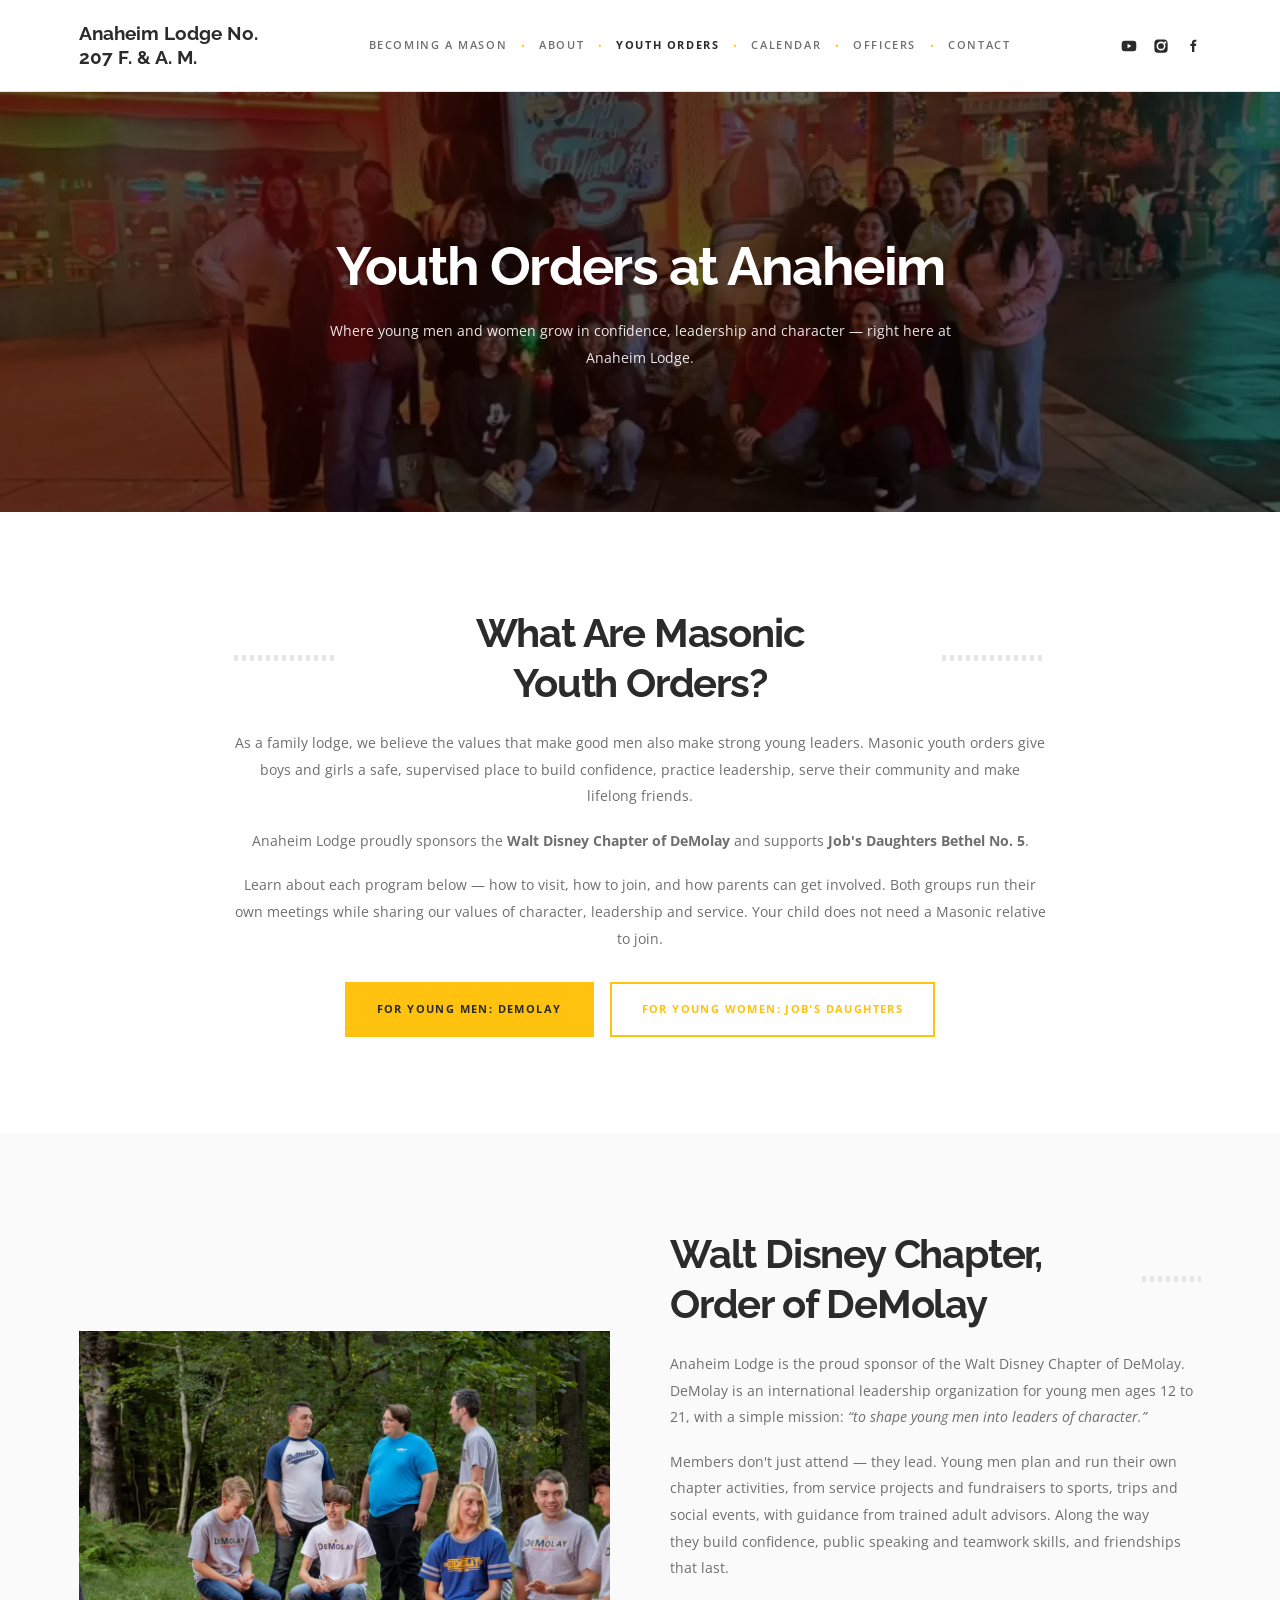
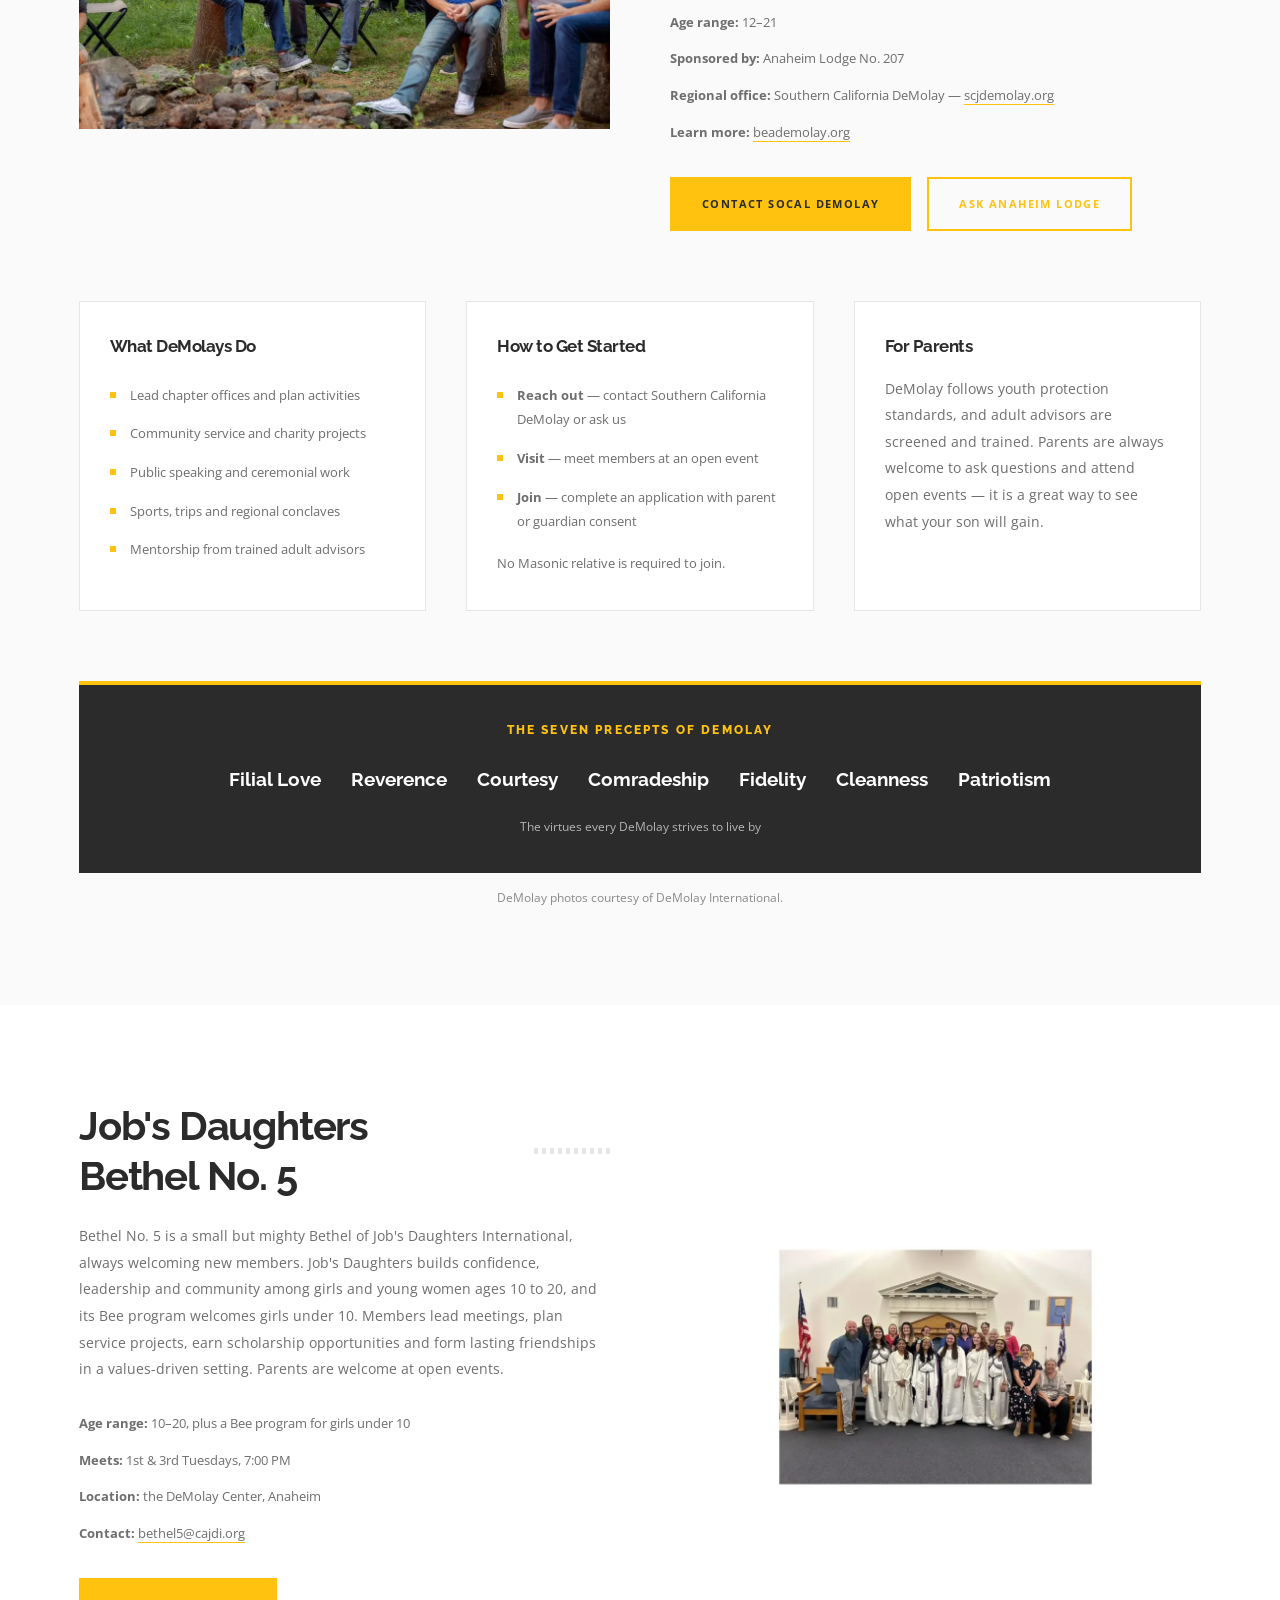
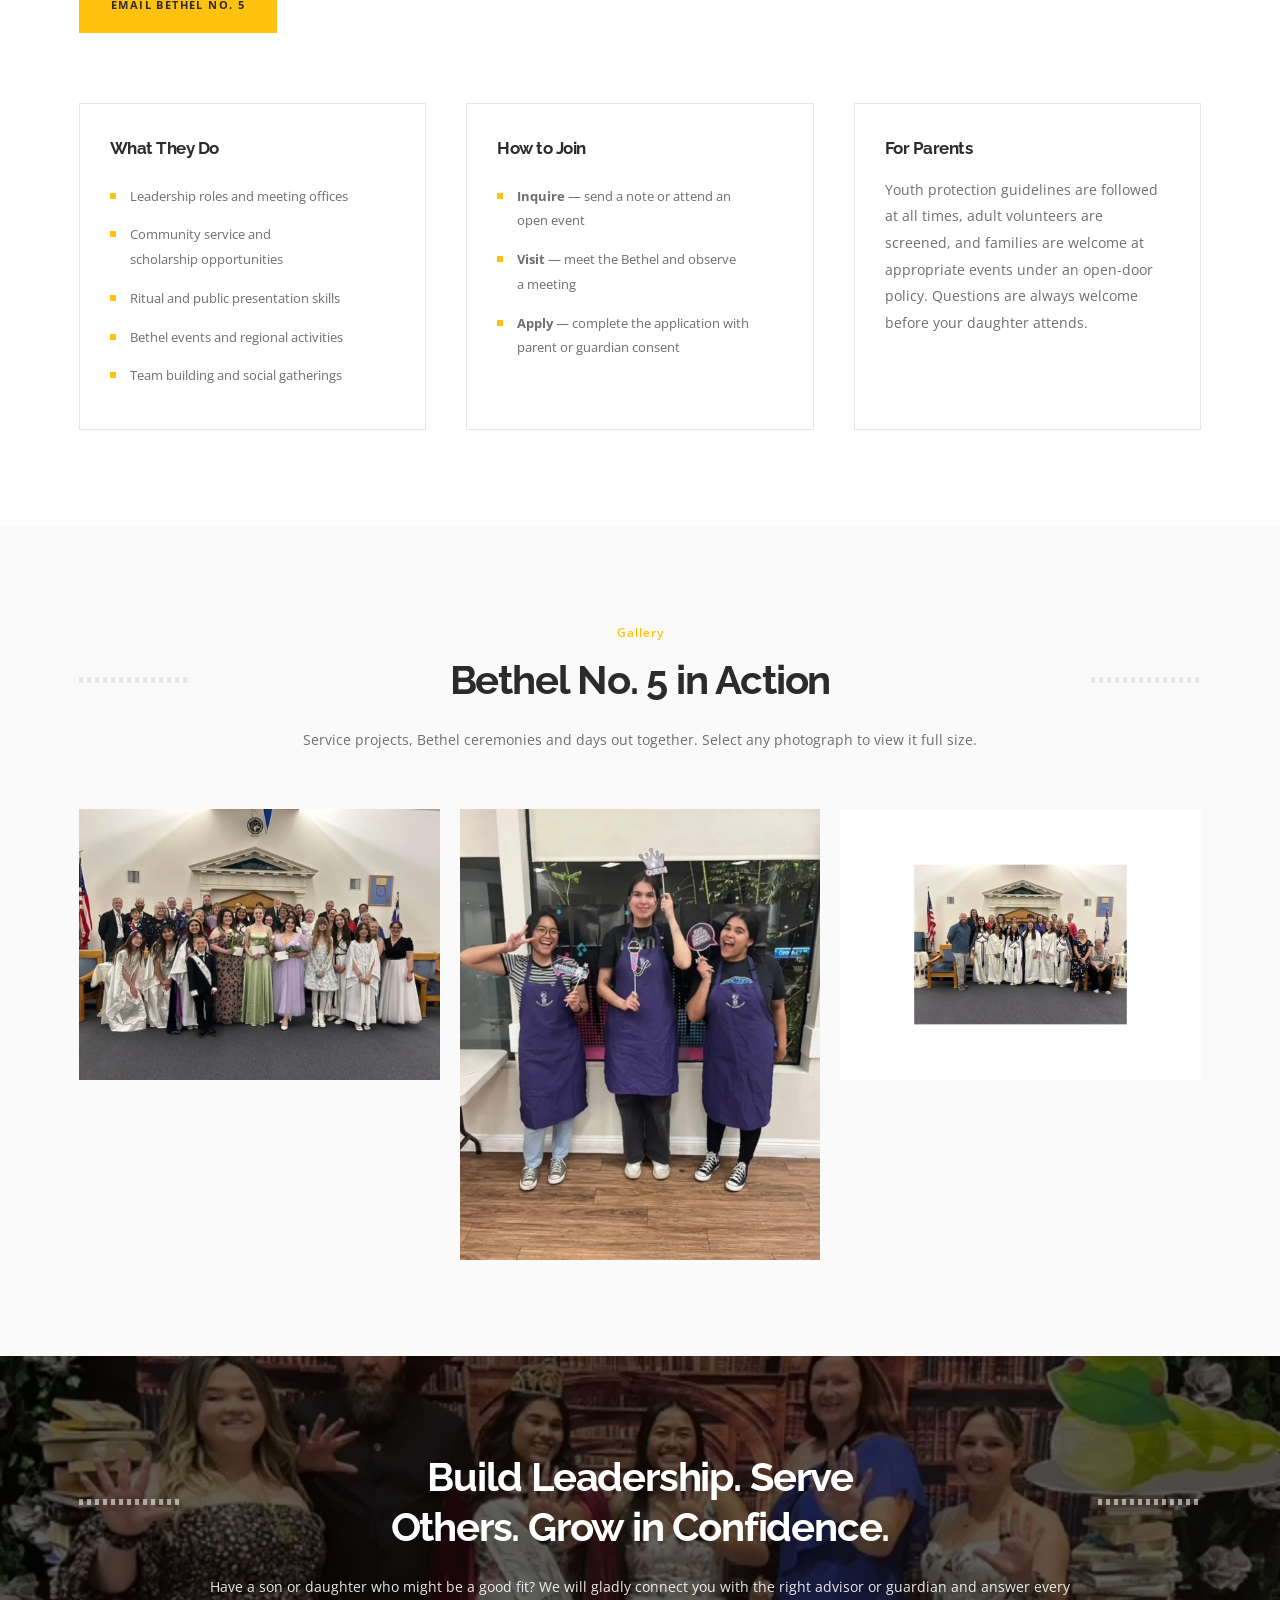
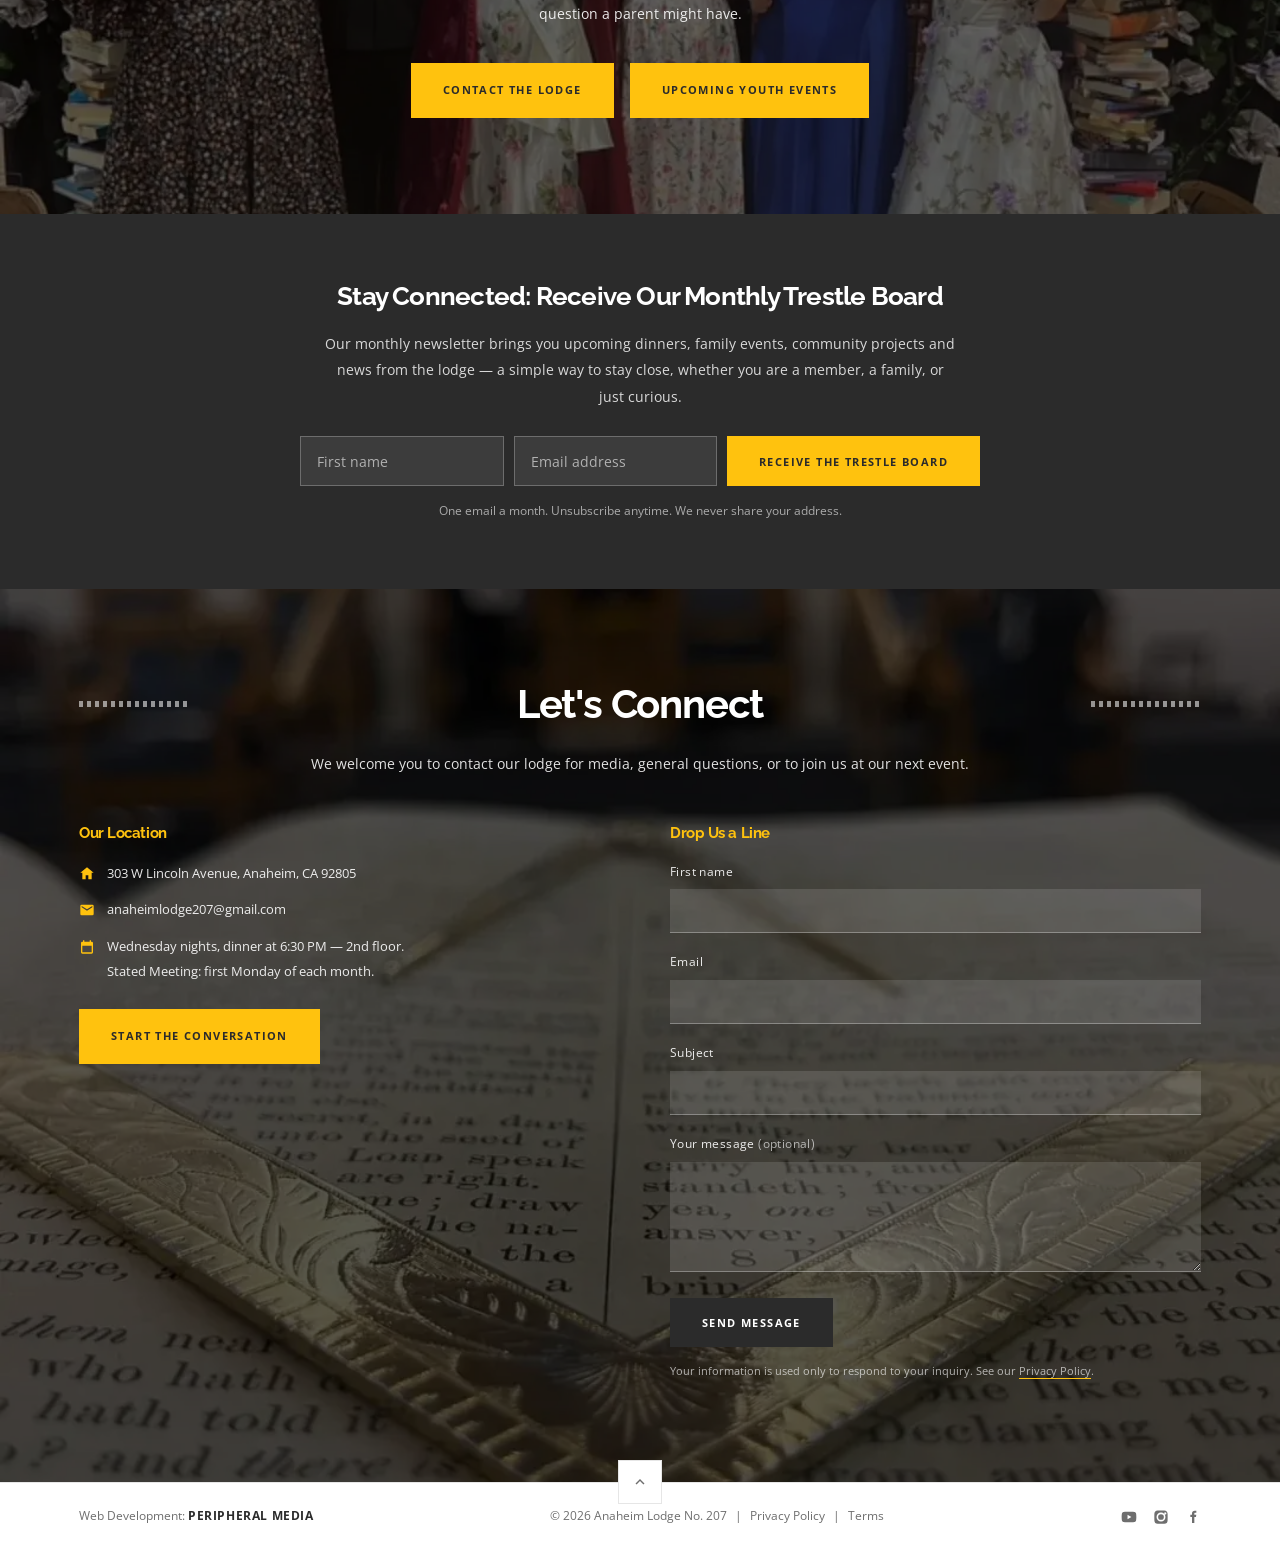
<file: youth-orders.html>
<!DOCTYPE html>
<html lang="en">
<head>
<meta charset="utf-8">
<meta name="viewport" content="width=device-width, initial-scale=1">
<title>Youth Orders | Anaheim Lodge No. 207 F. &amp; A. M.</title>
<meta name="description" content="Walt Disney Chapter of DeMolay and Job's Daughters Bethel No. 5, sponsored and supported by Anaheim Lodge No. 207 in Anaheim, California.">
<link rel="canonical" href="https://anaheimlodge207.org/youth-orders.html">

<meta property="og:type" content="website">
<meta property="og:site_name" content="Anaheim Lodge No. 207 F. &amp; A. M.">
<meta property="og:title" content="Youth Orders | Anaheim Lodge No. 207 F. &amp; A. M.">
<meta property="og:description" content="Walt Disney Chapter of DeMolay and Job's Daughters Bethel No. 5, sponsored and supported by Anaheim Lodge No. 207 in Anaheim, California.">
<meta property="og:image" content="assets/img/og-lodge.jpg">

<link rel="preconnect" href="https://fonts.googleapis.com">
<link rel="preconnect" href="https://fonts.gstatic.com" crossorigin>
<link href="https://fonts.googleapis.com/css2?family=Raleway:wght@600;700;800&family=Open+Sans:wght@400;600;700&display=swap" rel="stylesheet">
<link rel="stylesheet" href="assets/css/site.css">
</head>
<body>

<!-- ============================== HEADER ============================== -->
<header class="site-header">
  <div class="wrap">
    <a class="brand" href="index.html">Anaheim Lodge No.<br>207 F. &amp; A. M.</a>

    <button class="nav-toggle" type="button" aria-expanded="false"
            aria-controls="primary-nav" aria-label="Open menu">
      <svg viewBox="0 0 24 24" aria-hidden="true"><path d="M3 6h18v2H3zm0 5h18v2H3zm0 5h18v2H3z"/></svg>
    </button>

    <nav id="primary-nav" class="nav" aria-label="Primary">
      <ul style="display:contents">
        <li><a href="becoming-a-mason.html">Becoming a Mason</a></li>
        <li><a href="about.html">About</a></li>
        <li><a href="youth-orders.html" aria-current="page">Youth Orders</a></li>
        <li><a href="calendar.html">Calendar</a></li>
        <li><a href="officers.html">Officers</a></li>
        <li><a href="contact.html">Contact</a></li>
      </ul>
    </nav>

    <div class="social">
      <a href="https://www.youtube.com/californiamasons" target="_blank" rel="noopener" aria-label="YouTube">
        <svg viewBox="0 0 24 24" aria-hidden="true"><path d="M23 12s0-3.8-.5-5.6a2.9 2.9 0 0 0-2-2C18.7 4 12 4 12 4s-6.7 0-8.5.4a2.9 2.9 0 0 0-2 2C1 8.2 1 12 1 12s0 3.8.5 5.6a2.9 2.9 0 0 0 2 2C5.3 20 12 20 12 20s6.7 0 8.5-.4a2.9 2.9 0 0 0 2-2C23 15.8 23 12 23 12zM9.8 15.4V8.6l5.8 3.4z"/></svg>
      </a>
      <a href="https://www.instagram.com/anaheimlodge" target="_blank" rel="noopener" aria-label="Instagram">
        <svg viewBox="0 0 24 24" aria-hidden="true"><path d="M12 2.2c3.2 0 3.6 0 4.9.07 3.3.15 4.8 1.7 5 5 .06 1.3.07 1.7.07 4.9s0 3.6-.07 4.9c-.15 3.3-1.7 4.8-5 5-1.3.06-1.7.07-4.9.07s-3.6 0-4.9-.07c-3.3-.15-4.8-1.7-5-5C2.04 15.6 2 15.2 2 12s0-3.6.07-4.9c.15-3.3 1.7-4.8 5-5C8.4 2.04 8.8 2.2 12 2.2zm0 3.1a6.7 6.7 0 1 0 0 13.4 6.7 6.7 0 0 0 0-13.4zm0 11a4.3 4.3 0 1 1 0-8.6 4.3 4.3 0 0 1 0 8.6zm6.9-11.2a1.6 1.6 0 1 0 0 3.1 1.6 1.6 0 0 0 0-3.1z"/></svg>
      </a>
      <a href="https://www.facebook.com/anaheimlodge207" target="_blank" rel="noopener" aria-label="Facebook">
        <svg viewBox="0 0 24 24" aria-hidden="true"><path d="M14 8.5V6.8c0-.8.2-1.2 1.4-1.2H17V2.6c-.3 0-1.3-.1-2.4-.1-2.4 0-4.1 1.5-4.1 4.2v1.8H8V12h2.5v9H14v-9h2.5l.4-3.5H14z"/></svg>
      </a>
    </div>
  </div>
</header>

<main class="site-main">

<!-- ============================== PAGE HERO =========================== -->
<section class="page-hero" role="img" aria-label="Members of the youth orders supported by Anaheim Lodge No. 207"
         style="background-image:url('assets/img/page-hero-youth.webp');background-size:cover;background-position:center">
  <div class="page-hero__scrim"></div>
  <div class="page-hero__inner">
    <h1>Youth Orders at Anaheim</h1>
    <p>Where young men and women grow in confidence, leadership and character &mdash; right here at Anaheim Lodge.</p>
  </div>
</section>

<!-- ============================== OVERVIEW ============================ -->
<section class="section">
  <div class="wrap wrap--narrow center">
    <div class="rule-title"><h2>What Are Masonic Youth Orders?</h2></div>
    <p>As a family lodge, we believe the values that make good men also make strong young leaders. Masonic youth orders give boys and girls a safe, supervised place to build confidence, practice leadership, serve their community and make lifelong friends.</p>
    <p>Anaheim Lodge proudly sponsors the <strong>Walt Disney Chapter of DeMolay</strong> and supports <strong>Job's Daughters Bethel No. 5</strong>.</p>
    <p>Learn about each program below &mdash; how to visit, how to join, and how parents can get involved. Both groups run their own meetings while sharing our values of character, leadership and service. Your child does not need a Masonic relative to join.</p>
    <div class="btn-row btn-row--center" style="margin-top:30px">
      <a class="btn btn--gold" href="#demolay">For Young Men: DeMolay</a>
      <a class="btn btn--outline-gold" href="#jobs-daughters">For Young Women: Job's Daughters</a>
    </div>
  </div>
</section>

<!-- ============================== DEMOLAY ============================ -->
<section class="section section--off" id="demolay">
  <div class="wrap">
    <div class="split">
      <div class="split__media">
        <img src="assets/img/demolay.webp" width="1200" height="900" loading="lazy" decoding="async" alt="DeMolay members in chapter shirts gathered around a campfire">
      </div>
      <div>
        <div class="rule-title rule-title--left"><h2>Walt Disney Chapter, Order of DeMolay</h2></div>
        <p>Anaheim Lodge is the proud sponsor of the Walt Disney Chapter of DeMolay. DeMolay is an international leadership organization for young men ages 12 to 21, with a simple mission: <em>&ldquo;to shape young men into leaders of character.&rdquo;</em></p>
        <p>Members don't just attend &mdash; they lead. Young men plan and run their own chapter activities, from service projects and fundraisers to sports, trips and social events, with guidance from trained adult advisors. Along the way they build confidence, public speaking and teamwork skills, and friendships that last.</p>
        <ul style="margin:22px 0 0;font-size:13px">
          <li style="padding:6px 0"><strong>Age range:</strong> 12&ndash;21</li>
          <li style="padding:6px 0"><strong>Sponsored by:</strong> Anaheim Lodge No. 207</li>
          <li style="padding:6px 0"><strong>Regional office:</strong> Southern California DeMolay &mdash; <a href="https://scjdemolay.org" target="_blank" rel="noopener" style="border-bottom:1px solid var(--gold)">scjdemolay.org</a></li>
          <li style="padding:6px 0"><strong>Learn more:</strong> <a href="https://beademolay.org/about/" target="_blank" rel="noopener" style="border-bottom:1px solid var(--gold)">beademolay.org</a></li>
        </ul>
        <div class="btn-row" style="margin-top:26px">
          <a class="btn btn--gold" href="https://scjdemolay.org" target="_blank" rel="noopener">Contact SoCal DeMolay</a>
          <a class="btn btn--outline-gold" href="contact.html">Ask Anaheim Lodge</a>
        </div>
      </div>
    </div>

    <div class="grid grid--3" style="margin-top:70px">
      <div class="card">
        <h3>What DeMolays Do</h3>
        <ul>
          <li>Lead chapter offices and plan activities</li>
          <li>Community service and charity projects</li>
          <li>Public speaking and ceremonial work</li>
          <li>Sports, trips and regional conclaves</li>
          <li>Mentorship from trained adult advisors</li>
        </ul>
      </div>
      <div class="card">
        <h3>How to Get Started</h3>
        <ul>
          <li><strong>Reach out</strong> &mdash; contact Southern California DeMolay or ask us</li>
          <li><strong>Visit</strong> &mdash; meet members at an open event</li>
          <li><strong>Join</strong> &mdash; complete an application with parent or guardian consent</li>
        </ul>
        <p style="font-size:13px;margin-top:10px">No Masonic relative is required to join.</p>
      </div>
      <div class="card">
        <h3>For Parents</h3>
        <p>DeMolay follows youth protection standards, and adult advisors are screened and trained. Parents are always welcome to ask questions and attend open events &mdash; it is a great way to see what your son will gain.</p>
      </div>
    </div>

    <div class="precepts precepts--strip" style="margin-top:70px">
      <p class="precepts__eyebrow">The Seven Precepts of DeMolay</p>
      <ol>
        <li>Filial Love</li><li>Reverence</li><li>Courtesy</li><li>Comradeship</li><li>Fidelity</li><li>Cleanness</li><li>Patriotism</li>
      </ol>
      <p class="precepts__foot">The virtues every DeMolay strives to live by</p>
    </div>
    <p class="center" style="font-size:12px;color:var(--body-light);margin-top:14px">DeMolay photos courtesy of DeMolay International.</p>
  </div>
</section>

<!-- ============================== JOB'S DAUGHTERS ==================== -->
<section class="section" id="jobs-daughters">
  <div class="wrap">
    <div class="split split--reverse">
      <div class="split__media">
        <img src="assets/img/jobs-daughters.webp" width="960" height="720" loading="lazy" decoding="async"
             alt="Members of Bethel No. 5, Job's Daughters International, Anaheim">
      </div>
      <div>
        <div class="rule-title rule-title--left"><h2>Job's Daughters Bethel No. 5</h2></div>
        <p>Bethel No. 5 is a small but mighty Bethel of Job's Daughters International, always welcoming new members. Job's Daughters builds confidence, leadership and community among girls and young women ages 10 to 20, and its Bee program welcomes girls under 10. Members lead meetings, plan service projects, earn scholarship opportunities and form lasting friendships in a values-driven setting. Parents are welcome at open events.</p>
        <ul style="margin:22px 0 0;font-size:13px">
          <li style="padding:6px 0"><strong>Age range:</strong> 10&ndash;20, plus a Bee program for girls under 10</li>
          <li style="padding:6px 0"><strong>Meets:</strong> 1st &amp; 3rd Tuesdays, 7:00&nbsp;PM</li>
          <li style="padding:6px 0"><strong>Location:</strong> the DeMolay Center, Anaheim</li>
          <li style="padding:6px 0"><strong>Contact:</strong> <a href="mailto:bethel5@cajdi.org" style="border-bottom:1px solid var(--gold)">bethel5@cajdi.org</a></li>
        </ul>
        <div class="btn-row" style="margin-top:26px">
          <a class="btn btn--gold" href="mailto:bethel5@cajdi.org">Email Bethel No. 5</a>
        </div>
      </div>
    </div>

    <div class="grid grid--3" style="margin-top:70px">
      <div class="card">
        <h3>What They Do</h3>
        <ul>
          <li>Leadership roles and meeting offices</li>
          <li>Community service and scholarship opportunities</li>
          <li>Ritual and public presentation skills</li>
          <li>Bethel events and regional activities</li>
          <li>Team building and social gatherings</li>
        </ul>
      </div>
      <div class="card">
        <h3>How to Join</h3>
        <ul>
          <li><strong>Inquire</strong> &mdash; send a note or attend an open event</li>
          <li><strong>Visit</strong> &mdash; meet the Bethel and observe a meeting</li>
          <li><strong>Apply</strong> &mdash; complete the application with parent or guardian consent</li>
        </ul>
      </div>
      <div class="card">
        <h3>For Parents</h3>
        <p>Youth protection guidelines are followed at all times, adult volunteers are screened, and families are welcome at appropriate events under an open-door policy. Questions are always welcome before your daughter attends.</p>
      </div>
    </div>
  </div>
</section>

<!-- ============================== GALLERY (LIGHTBOX) ================== -->
<section class="section section--off">
  <div class="wrap">
    <div class="center">
      <p class="eyebrow">Gallery</p>
      <div class="rule-title"><h2>Bethel No. 5 in Action</h2></div>
      <p class="wrap--narrow" style="margin:0 auto 56px">Service projects, Bethel ceremonies and days out together. Select any photograph to view it full size.</p>
    </div>

    <div class="mosaic">

      <figure class="mosaic__item mosaic__item--wide mosaic__item--tall"
              data-lightbox="assets/img/gallery-youth-01.webp"
              data-alt="Bethel No. 5 members at a Job's Daughters event">
        <img src="assets/img/gallery-youth-01.webp" loading="lazy" decoding="async" alt="Bethel No. 5 members at a Job's Daughters event">
      </figure>

      <figure class="mosaic__item mosaic__item--wide"
              data-lightbox="assets/img/gallery-youth-02.webp"
              data-alt="Job's Daughters Bethel No. 5 members together">
        <img src="assets/img/gallery-youth-02.webp" loading="lazy" decoding="async" alt="Job's Daughters Bethel No. 5 members together">
      </figure>

      <figure class="mosaic__item mosaic__item--wide"
              data-lightbox="assets/img/gallery-youth-03.webp"
              data-alt="Bethel No. 5 members on a group outing">
        <img src="assets/img/gallery-youth-03.webp" loading="lazy" decoding="async" alt="Bethel No. 5 members on a group outing">
      </figure>

    </div>
  </div>
</section>

<!-- ============================== QUESTIONS BAND ====================== -->
<section class="band" style="background-image:url('assets/img/band-youth.webp')">
  <div class="wrap center">
    <div class="rule-title rule-title--light"><h2>Build Leadership. Serve Others. Grow in Confidence.</h2></div>
    <p class="wrap--narrow" style="margin:0 auto">Have a son or daughter who might be a good fit? We will gladly connect you with the right advisor or guardian and answer every question a parent might have.</p>
    <div class="btn-row btn-row--center" style="margin-top:36px">
      <a class="btn btn--gold" href="contact.html">Contact the Lodge</a>
      <a class="btn btn--gold" href="calendar.html">Upcoming Youth Events</a>
    </div>
  </div>
</section>

<!-- ============================== NEWSLETTER (MAILCHIMP) ============== -->
<!-- MAILCHIMP: paste the list's form action URL into data-mc-action
     (Mailchimp > Audience > Signup forms > Embedded form > the <form action="..."> value).
     Until then, signups are captured by Netlify Forms ("trestle-board") so none are lost. -->
<section class="subscribe" id="trestle-board">
  <div class="wrap center">
    <h2>Stay Connected: Receive Our Monthly Trestle Board</h2>
    <p>Our monthly newsletter brings you upcoming dinners, family events, community projects and news from the lodge &mdash; a simple way to stay close, whether you are a member, a family, or just curious.</p>
    <form class="mc-form" data-mc-action="" name="trestle-board" method="POST" data-netlify="true" netlify-honeypot="company-website" action="/thank-you.html?form=trestle-board">
      <input type="hidden" name="form-name" value="trestle-board">
      <p class="hp"><label>Leave this empty: <input name="company-website"></label></p>
      <label class="sr-only" for="mc-fname-youth-orders">First name</label>
      <input id="mc-fname-youth-orders" name="FNAME" type="text" placeholder="First name" autocomplete="given-name">
      <label class="sr-only" for="mc-email-youth-orders">Email address</label>
      <input id="mc-email-youth-orders" name="EMAIL" type="email" placeholder="Email address" autocomplete="email" required>
      <button class="btn btn--gold" type="submit">Receive the Trestle Board</button>
    </form>
    <p class="mc-note">One email a month. Unsubscribe anytime. We never share your address.</p>
  </div>
</section>

</main>

<!-- ============================== PRE-FOOTER ========================== -->
<section class="prefooter" style="background-image:url('assets/img/footer-bg.webp')">
  <div class="wrap">
    <div class="center">
      <div class="rule-title rule-title--light"><h2>Let's Connect</h2></div>
      <p>We welcome you to contact our lodge for media, general questions, or to join us at our next event.</p>
    </div>

    <div class="prefooter__grid">
      <div>
        <h4>Our Location</h4>
        <ul class="contact-list">
          <li>
            <svg viewBox="0 0 24 24" aria-hidden="true"><path d="M12 2 2 10h3v10h5v-6h4v6h5V10h3z"/></svg>
            <a href="https://maps.google.com/?q=303+W+Lincoln+Avenue+Anaheim+CA+92805" target="_blank" rel="noopener">303 W Lincoln Avenue, Anaheim, CA 92805</a>
          </li>
          <li>
            <svg viewBox="0 0 24 24" aria-hidden="true"><path d="M20 4H4a2 2 0 0 0-2 2v12a2 2 0 0 0 2 2h16a2 2 0 0 0 2-2V6a2 2 0 0 0-2-2zm0 4-8 5-8-5V6l8 5 8-5z"/></svg>
            <a href="mailto:anaheimlodge207@gmail.com">anaheimlodge207@gmail.com</a>
          </li>
          <li>
            <svg viewBox="0 0 24 24" aria-hidden="true"><path d="M19 4h-1V2h-2v2H8V2H6v2H5a2 2 0 0 0-2 2v14a2 2 0 0 0 2 2h14a2 2 0 0 0 2-2V6a2 2 0 0 0-2-2zm0 16H5V10h14z"/></svg>
            <span>Wednesday nights, dinner at 6:30&nbsp;PM &mdash; 2nd floor.<br>Stated Meeting: first Monday of each month.</span>
          </li>
        </ul>
        <div class="btn-row" style="margin-top:26px">
          <a class="btn btn--gold" href="contact.html">Start the Conversation</a>
        </div>
      </div>

      <div>
        <h4>Drop Us a Line</h4>
        <form name="footer-contact" method="POST"
              data-netlify="true" netlify-honeypot="company-website"
              action="/thank-you.html">
          <input type="hidden" name="form-name" value="footer-contact">
          <p class="hp"><label>Leave this empty: <input name="company-website"></label></p>

          <div class="field">
            <label for="f-name">First name</label>
            <input id="f-name" name="first-name" type="text" autocomplete="given-name" required>
          </div>
          <div class="field">
            <label for="f-email">Email</label>
            <input id="f-email" name="email" type="email" autocomplete="email" required>
          </div>
          <div class="field">
            <label for="f-subject">Subject</label>
            <input id="f-subject" name="subject" type="text">
          </div>
          <div class="field">
            <label for="f-message">Your message <span style="opacity:.7">(optional)</span></label>
            <textarea id="f-message" name="message"></textarea>
          </div>

          <button class="btn btn--dark" type="submit">Send message</button>
          <p style="font-size:11px;color:rgba(255,255,255,.65);margin-top:14px">Your information is used only to respond to your inquiry. See our <a href="privacy.html" style="border-bottom:1px solid var(--gold)">Privacy Policy</a>.</p>
        </form>
      </div>
    </div>
  </div>
</section>

<!-- ============================== FOOTER ============================== -->
<div class="footer-wrap">
  <a class="to-top" href="#top" aria-label="Back to top">
    <svg viewBox="0 0 24 24" width="18" height="18" aria-hidden="true" fill="currentColor"><path d="M12 8l6 6-1.4 1.4L12 10.8l-4.6 4.6L6 14z"/></svg>
  </a>
  <footer class="site-footer">
    <div class="wrap">
      <p style="margin:0">Web Development: <a href="https://peripheral-media.com/" target="_blank" rel="noopener"><strong>Peripheral Media</strong></a></p>
      <p class="footer-legal" style="margin:0">
        <span>&copy; <span id="year">2026</span> Anaheim Lodge No. 207</span> <span>|</span>
        <a href="privacy.html">Privacy Policy</a> <span>|</span>
        <a href="terms.html">Terms</a>
      </p>
      <div class="social">
        <a href="https://www.youtube.com/californiamasons" target="_blank" rel="noopener" aria-label="YouTube"><svg viewBox="0 0 24 24" aria-hidden="true"><path d="M23 12s0-3.8-.5-5.6a2.9 2.9 0 0 0-2-2C18.7 4 12 4 12 4s-6.7 0-8.5.4a2.9 2.9 0 0 0-2 2C1 8.2 1 12 1 12s0 3.8.5 5.6a2.9 2.9 0 0 0 2 2C5.3 20 12 20 12 20s6.7 0 8.5-.4a2.9 2.9 0 0 0 2-2C23 15.8 23 12 23 12zM9.8 15.4V8.6l5.8 3.4z"/></svg></a>
        <a href="https://www.instagram.com/anaheimlodge" target="_blank" rel="noopener" aria-label="Instagram"><svg viewBox="0 0 24 24" aria-hidden="true"><path d="M12 2.2c3.2 0 3.6 0 4.9.07 3.3.15 4.8 1.7 5 5 .06 1.3.07 1.7.07 4.9s0 3.6-.07 4.9c-.15 3.3-1.7 4.8-5 5-1.3.06-1.7.07-4.9.07s-3.6 0-4.9-.07c-3.3-.15-4.8-1.7-5-5C2.04 15.6 2 15.2 2 12s0-3.6.07-4.9c.15-3.3 1.7-4.8 5-5C8.4 2.04 8.8 2.2 12 2.2zm0 3.1a6.7 6.7 0 1 0 0 13.4 6.7 6.7 0 0 0 0-13.4zm0 11a4.3 4.3 0 1 1 0-8.6 4.3 4.3 0 0 1 0 8.6zm6.9-11.2a1.6 1.6 0 1 0 0 3.1 1.6 1.6 0 0 0 0-3.1z"/></svg></a>
        <a href="https://www.facebook.com/anaheimlodge207" target="_blank" rel="noopener" aria-label="Facebook"><svg viewBox="0 0 24 24" aria-hidden="true"><path d="M14 8.5V6.8c0-.8.2-1.2 1.4-1.2H17V2.6c-.3 0-1.3-.1-2.4-.1-2.4 0-4.1 1.5-4.1 4.2v1.8H8V12h2.5v9H14v-9h2.5l.4-3.5H14z"/></svg></a>
      </div>
    </div>
  </footer>
</div>

<script src="assets/js/site.js"></script>
<script>document.getElementById('year').textContent = new Date().getFullYear();</script>
</body>
</html>
</file>
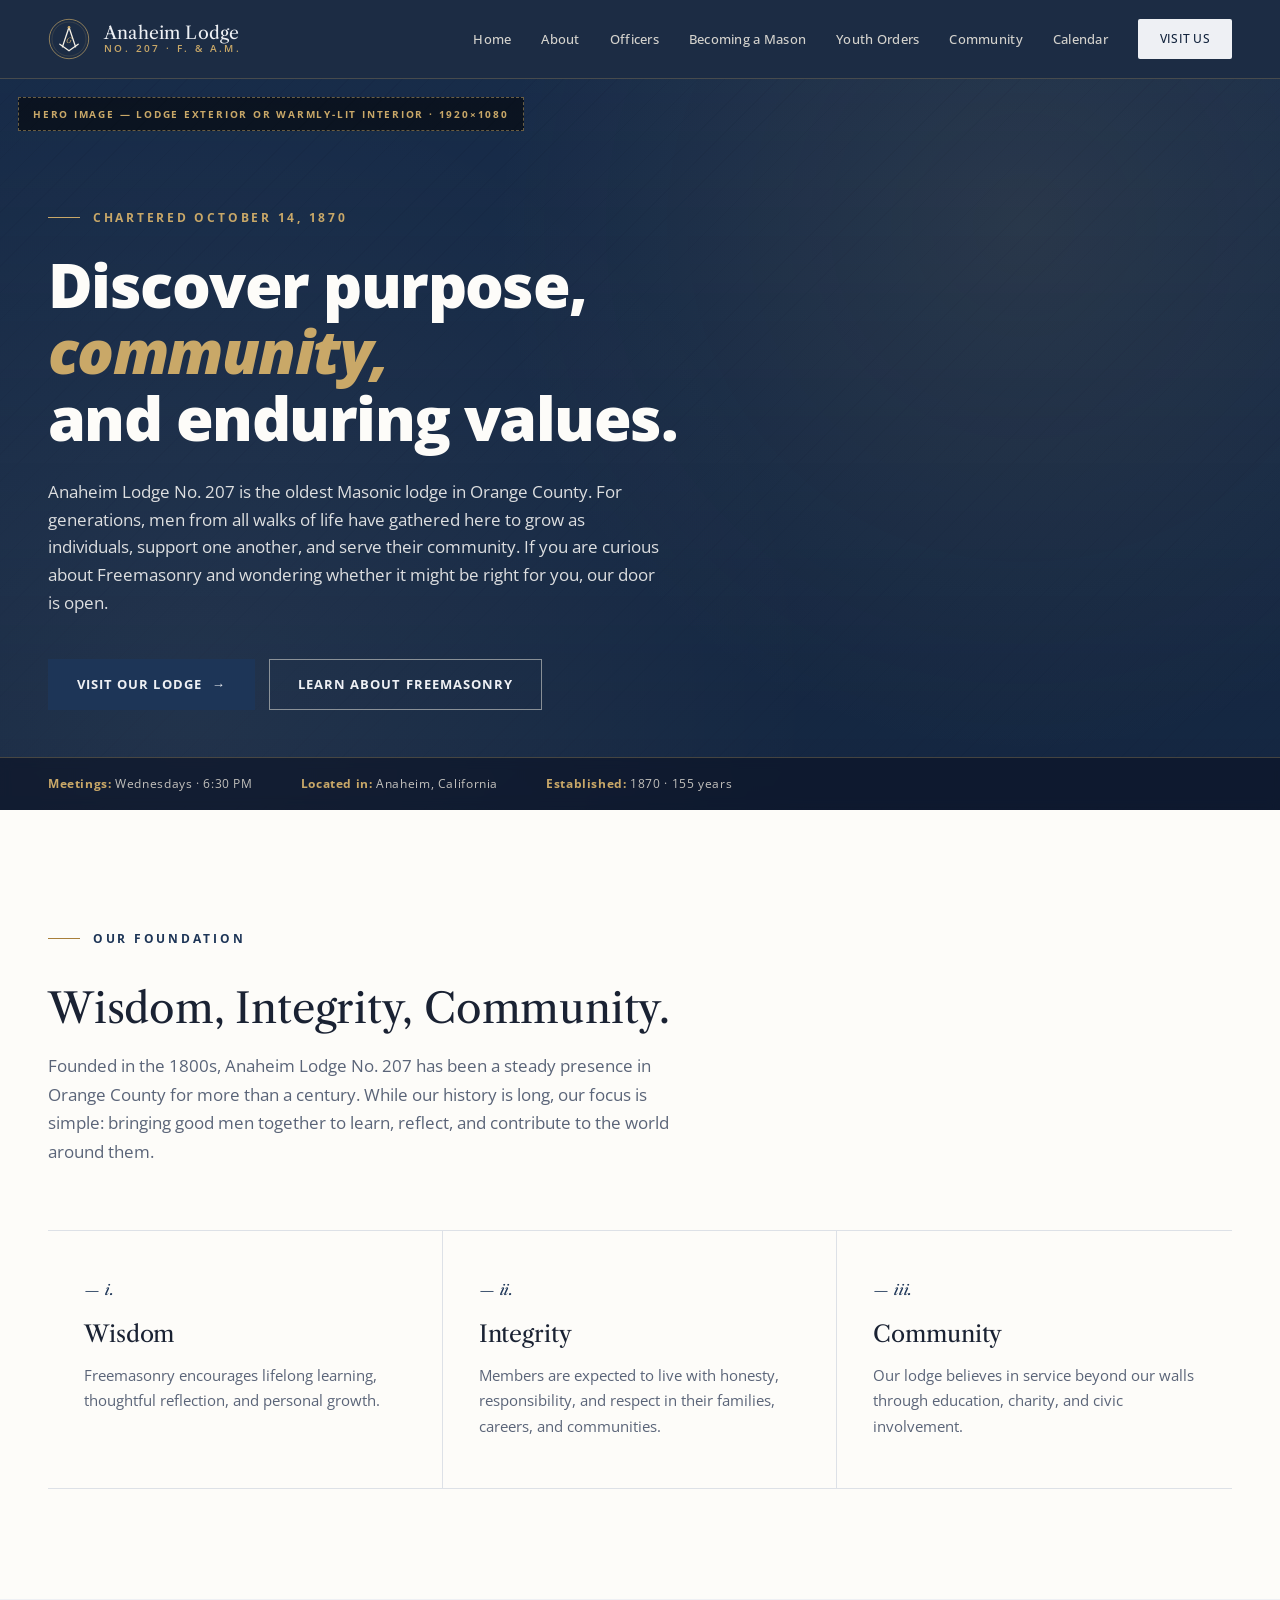
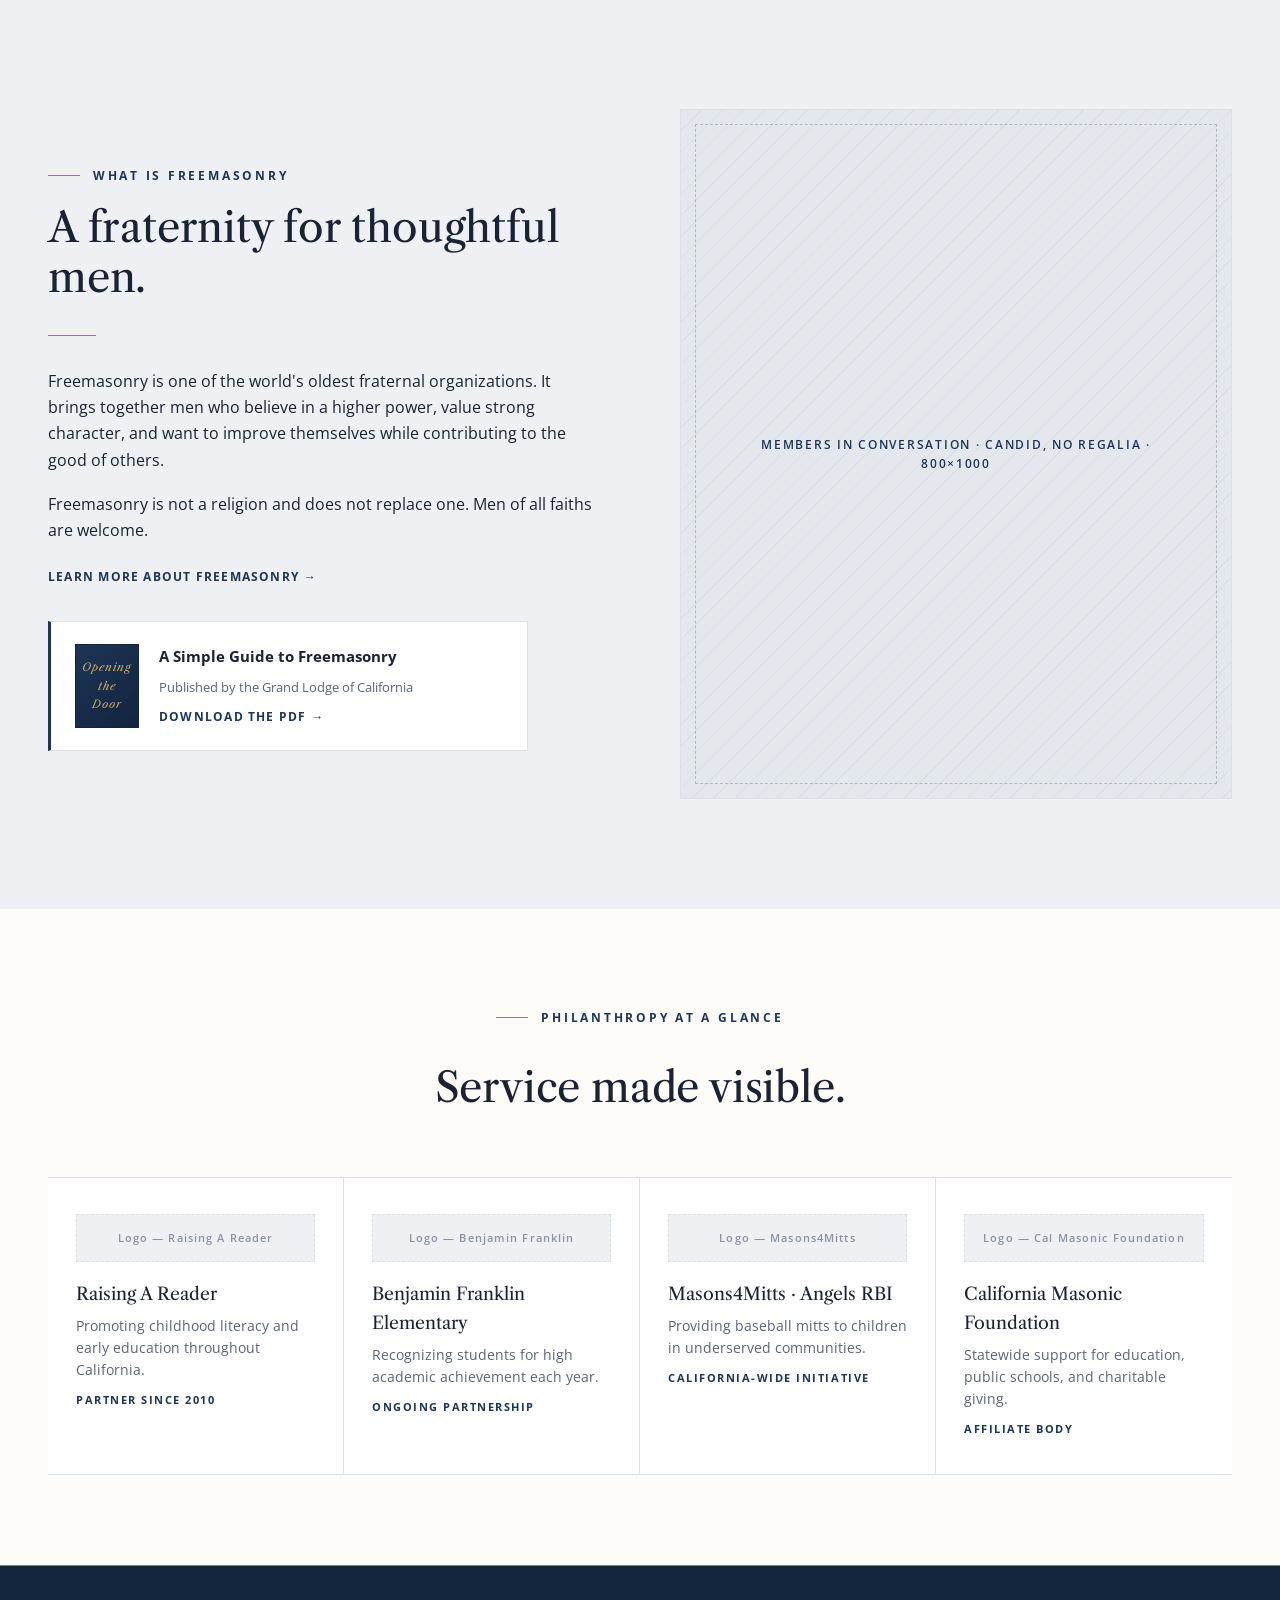
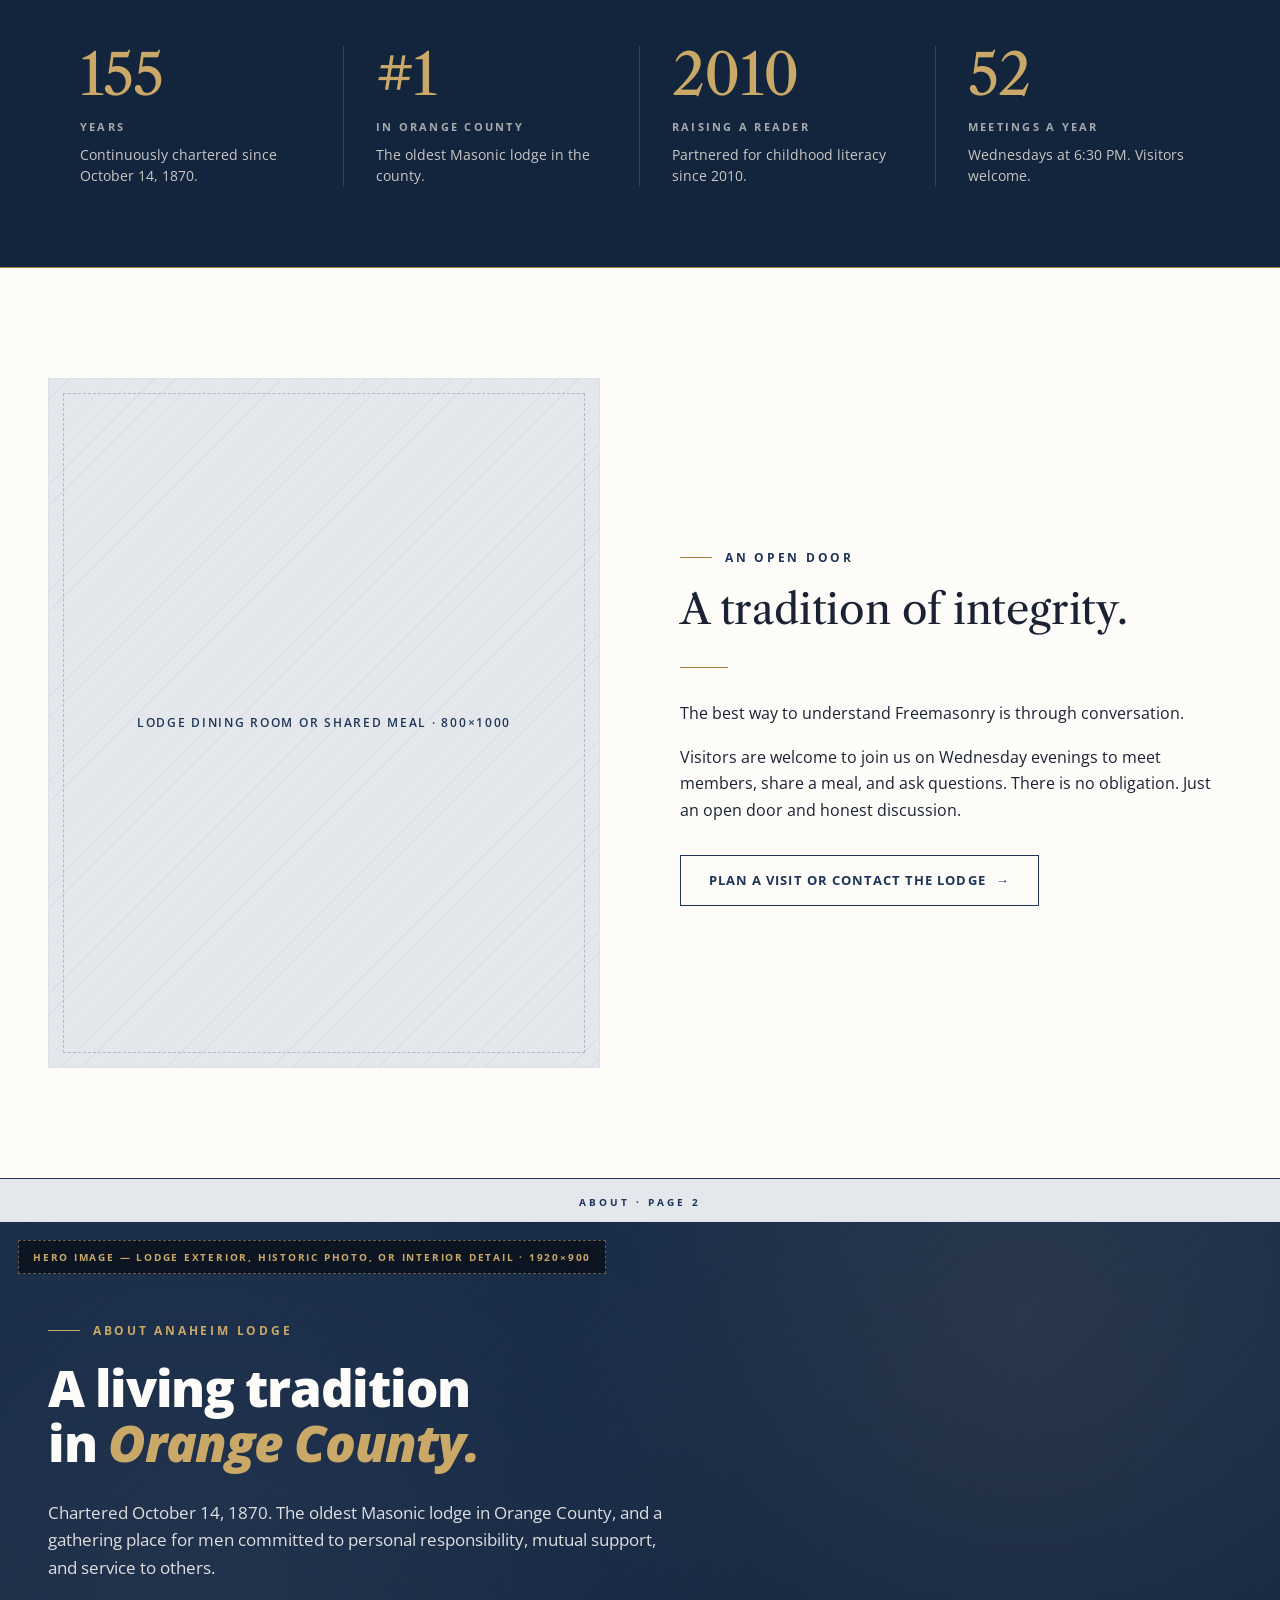
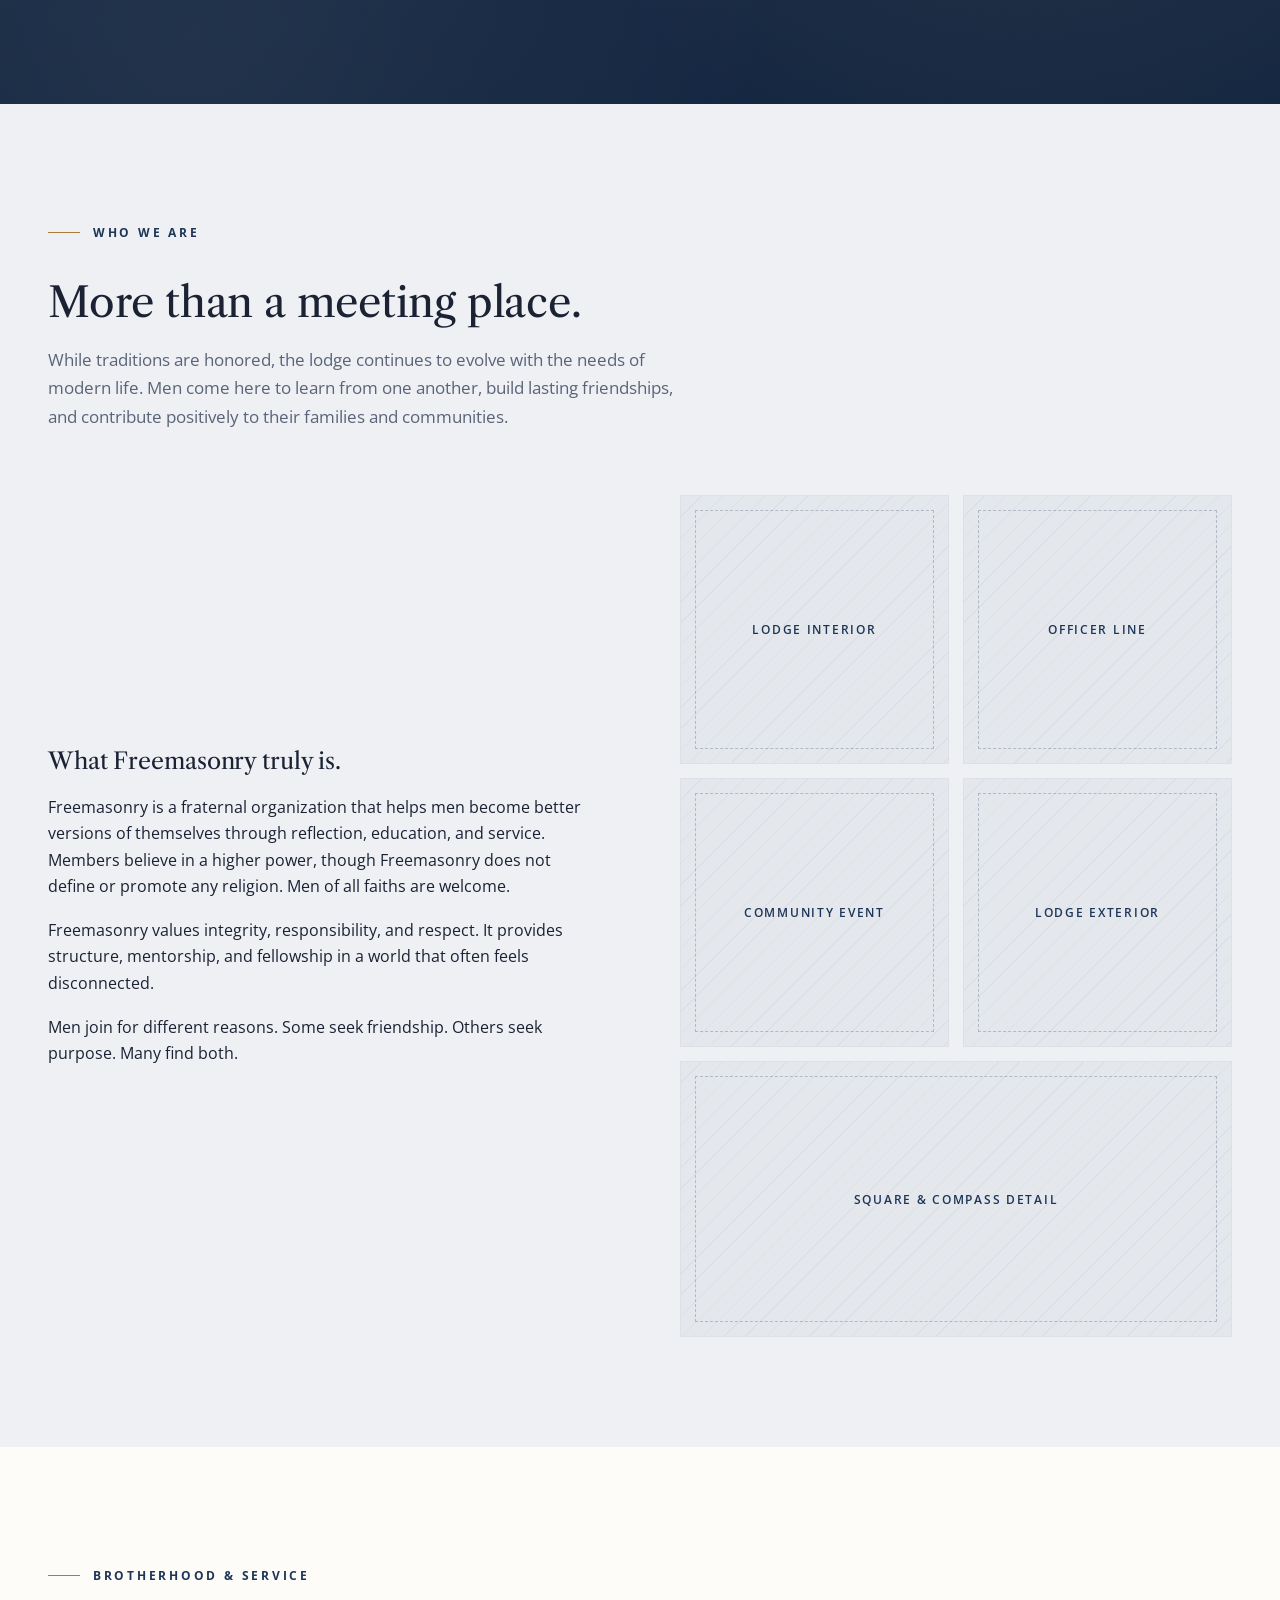
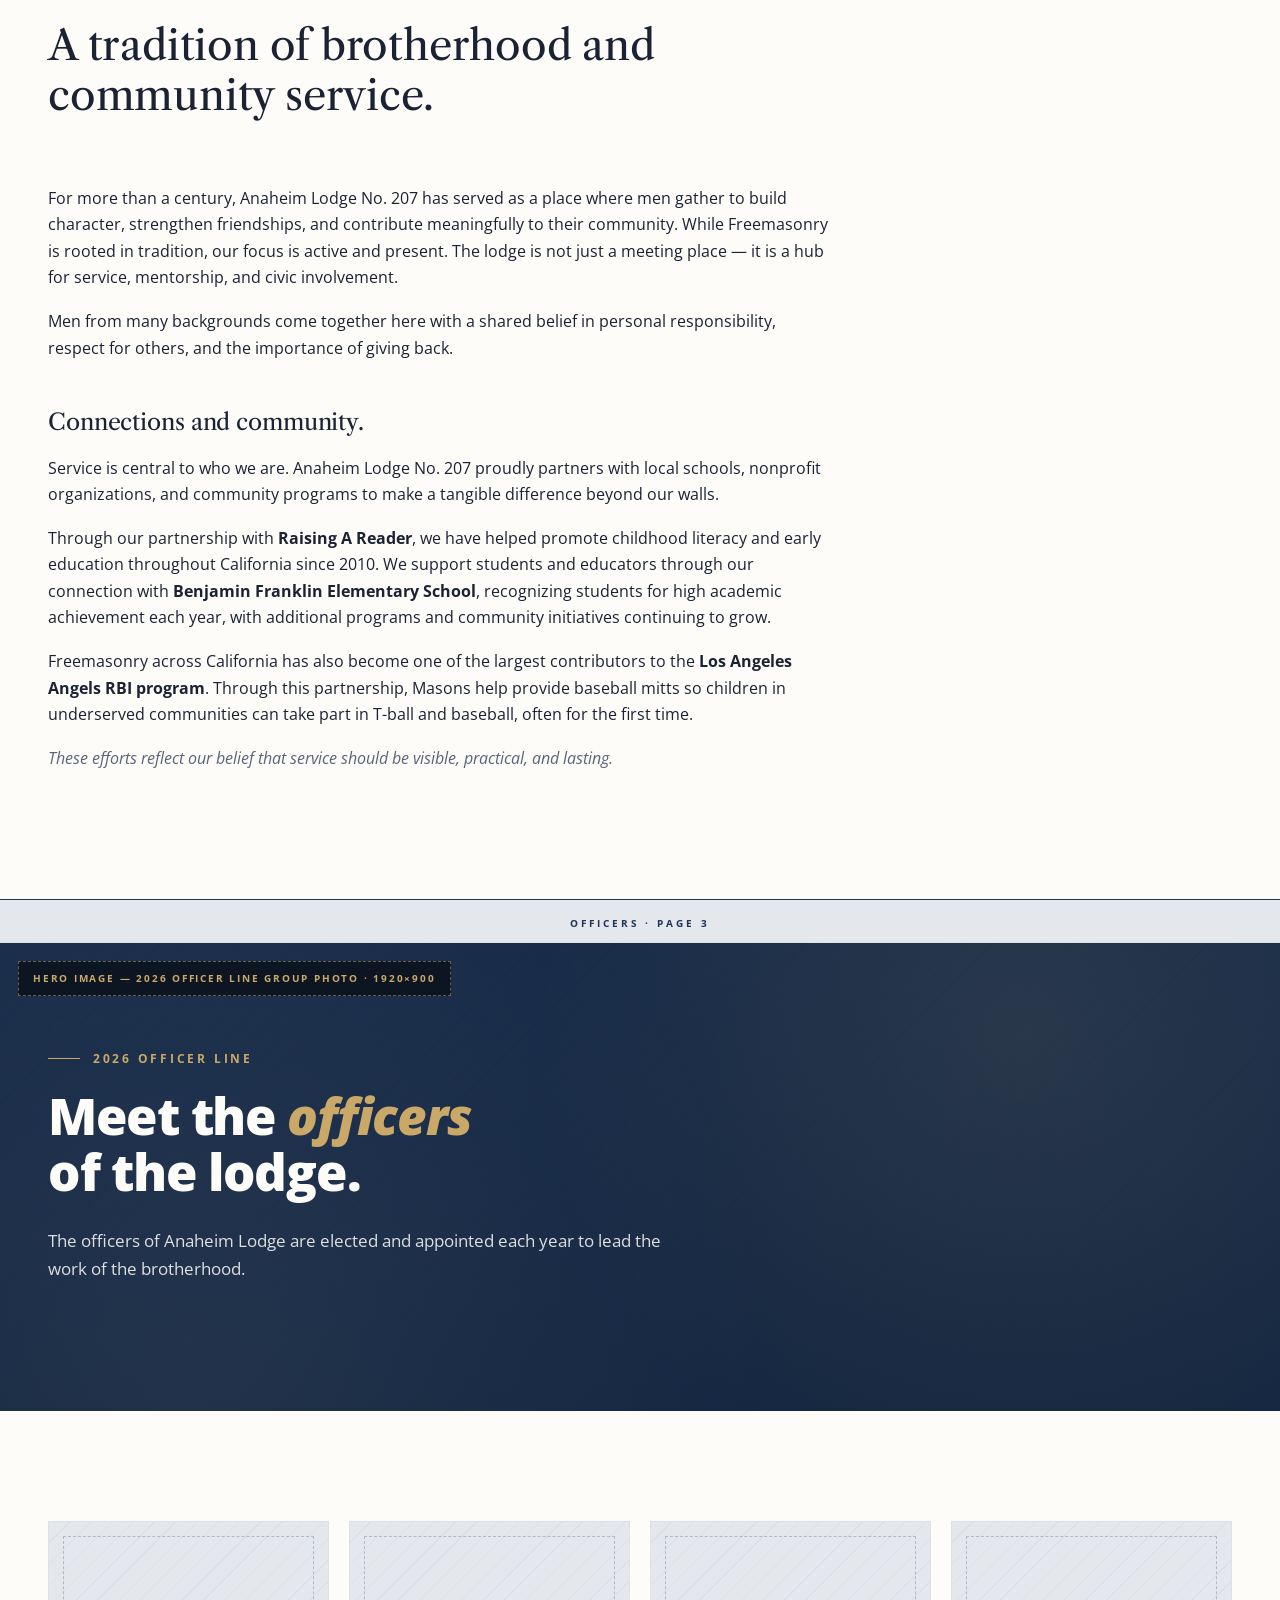
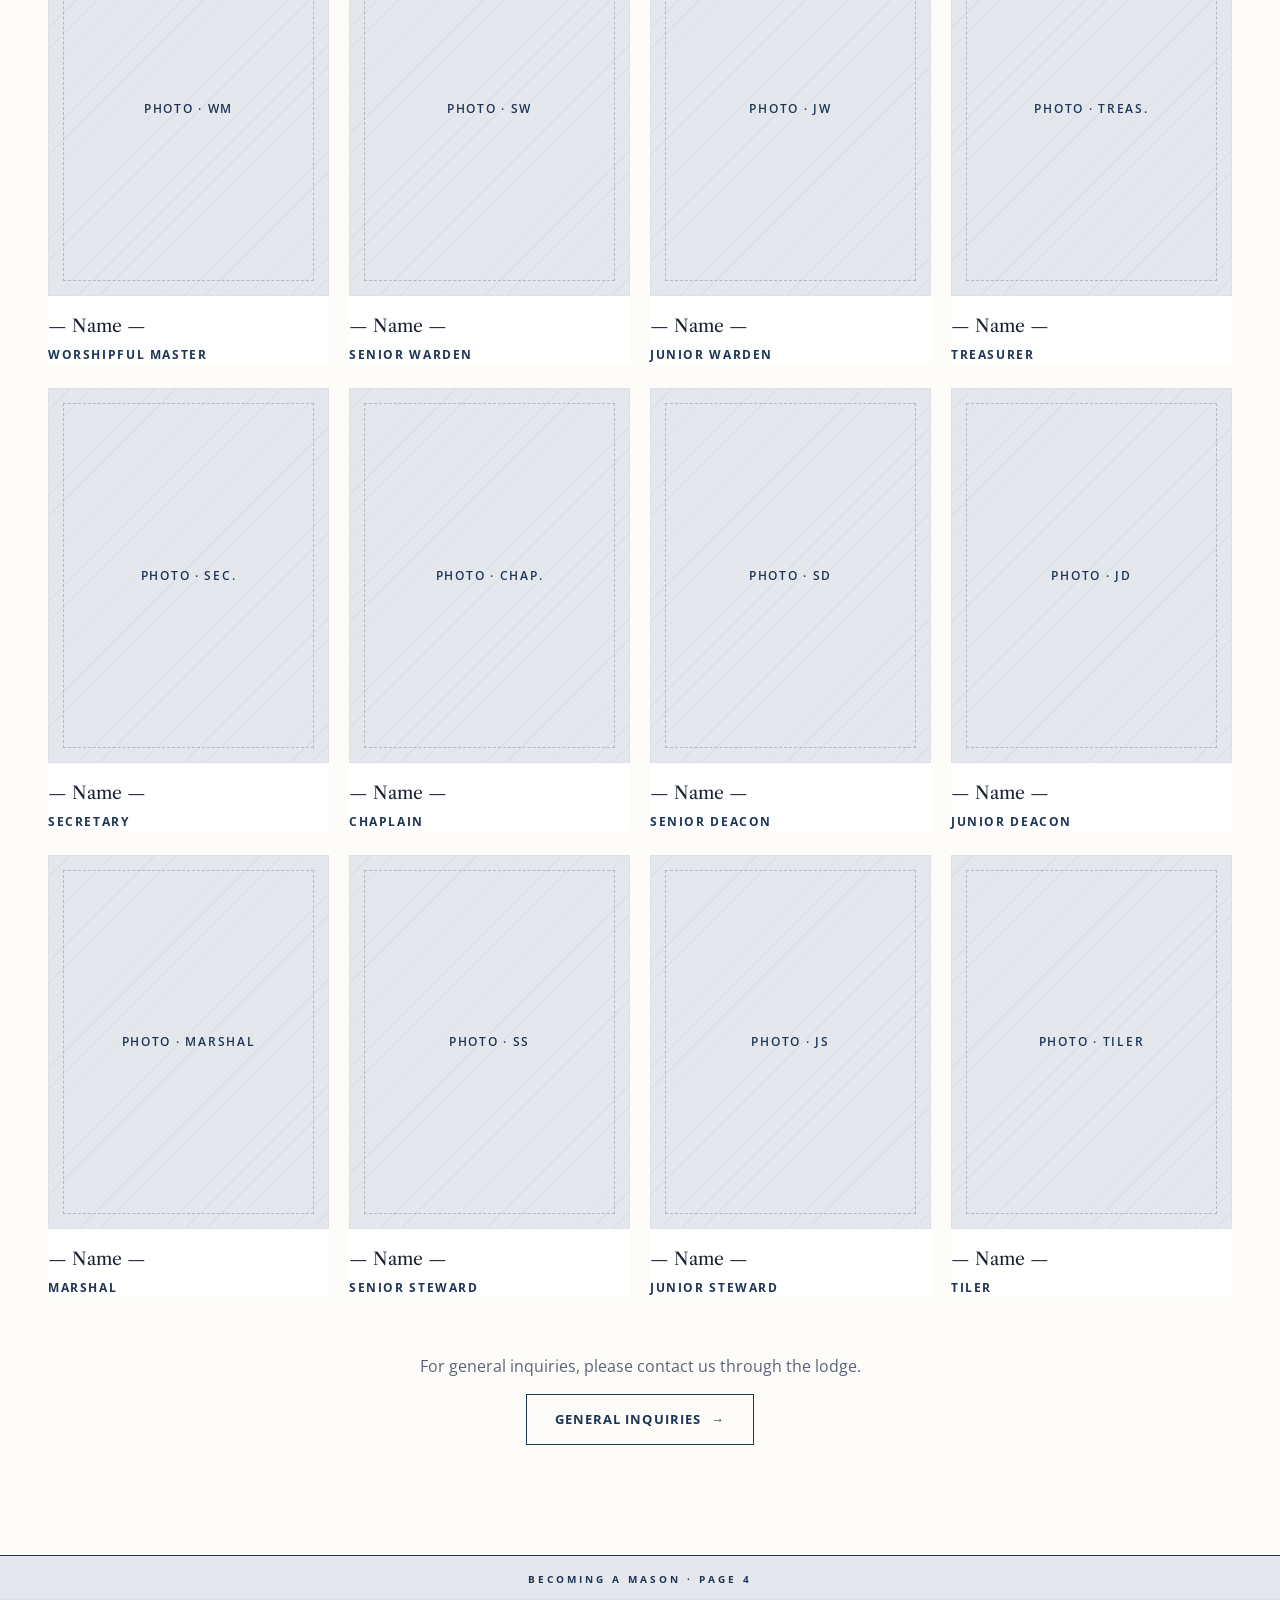
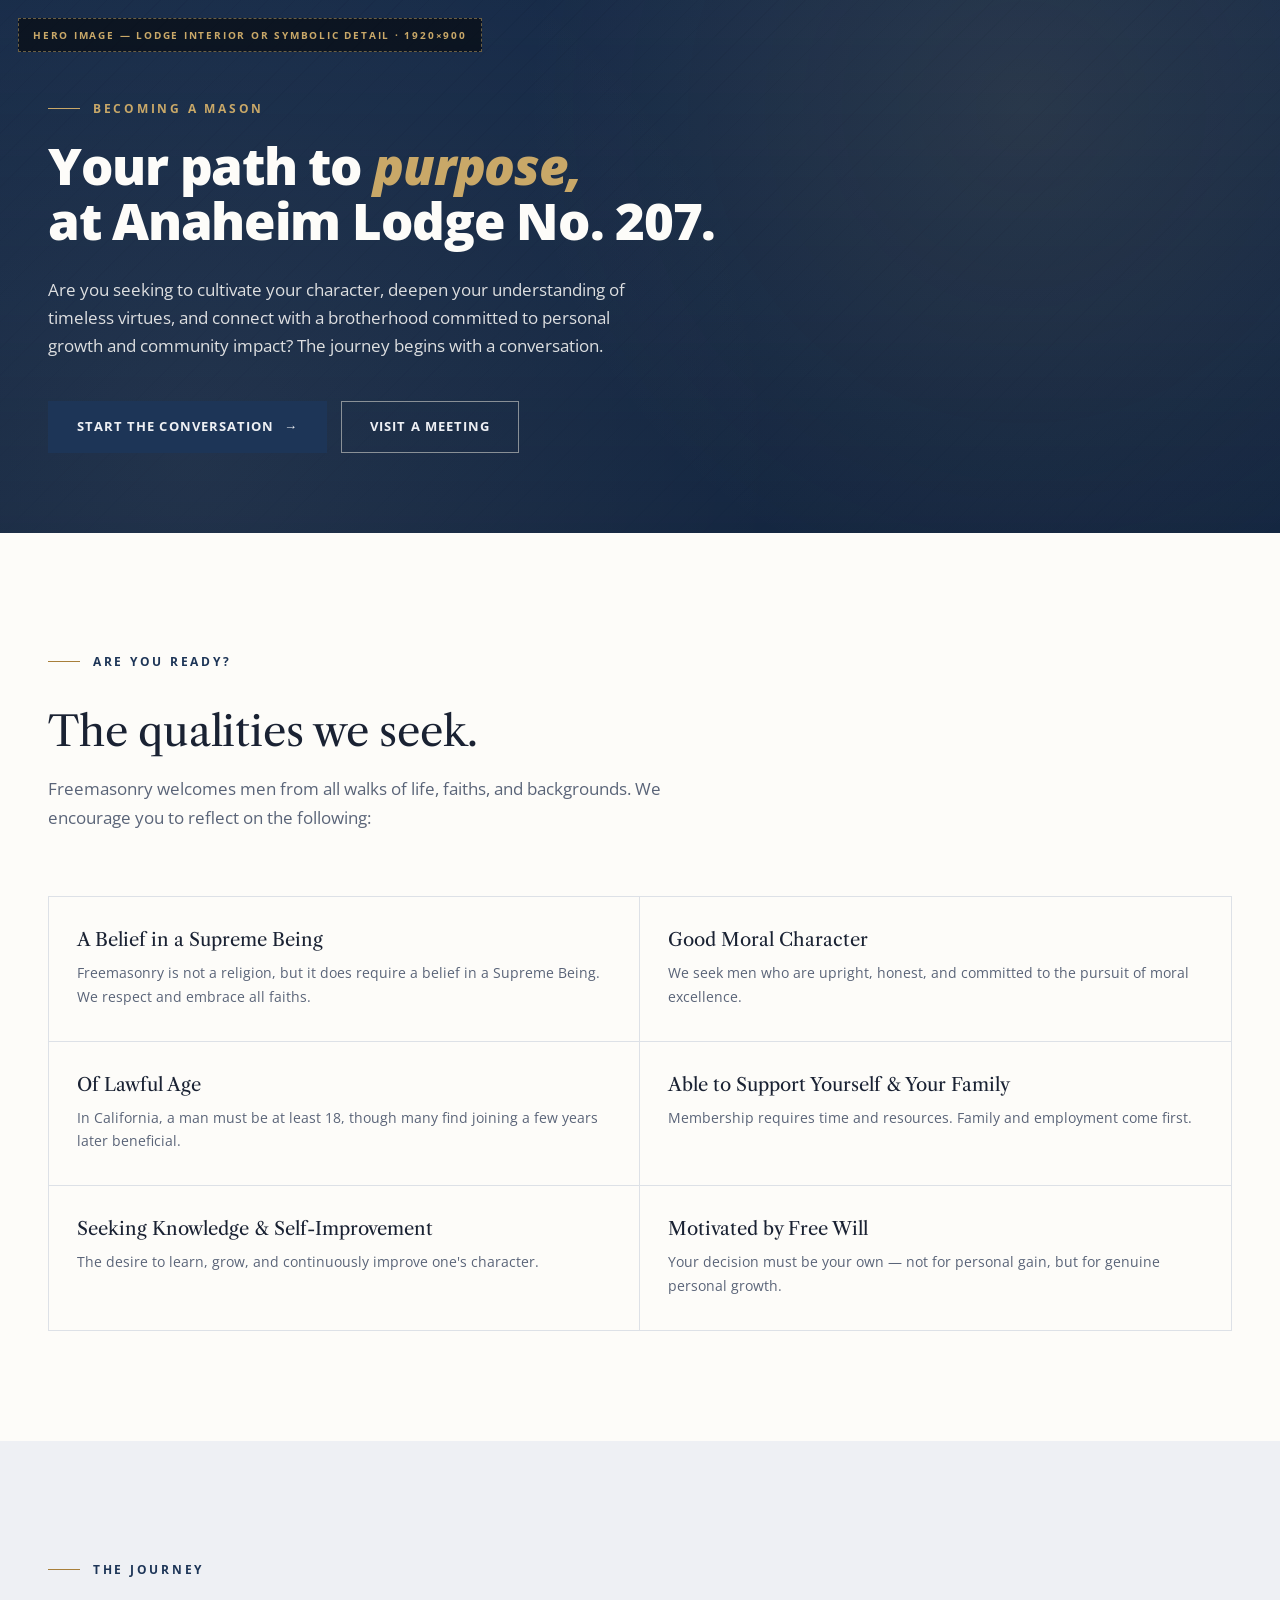
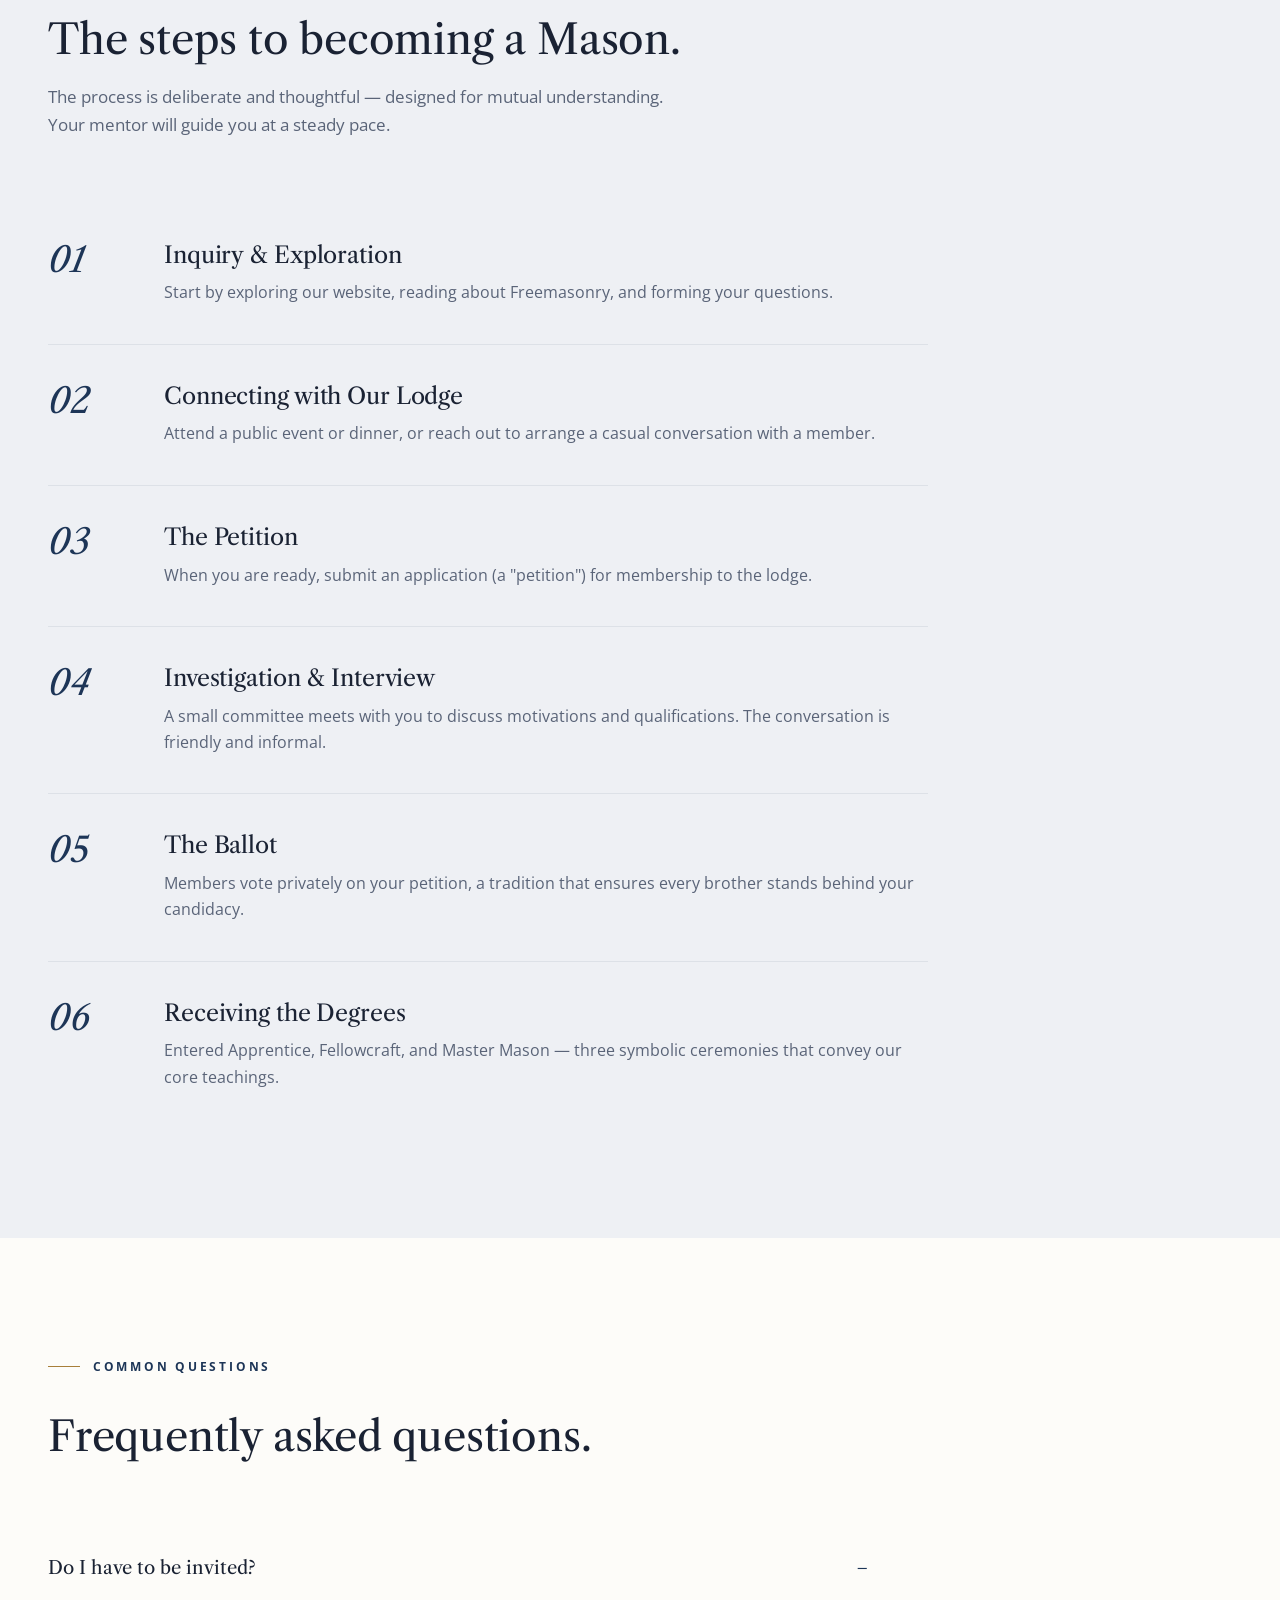
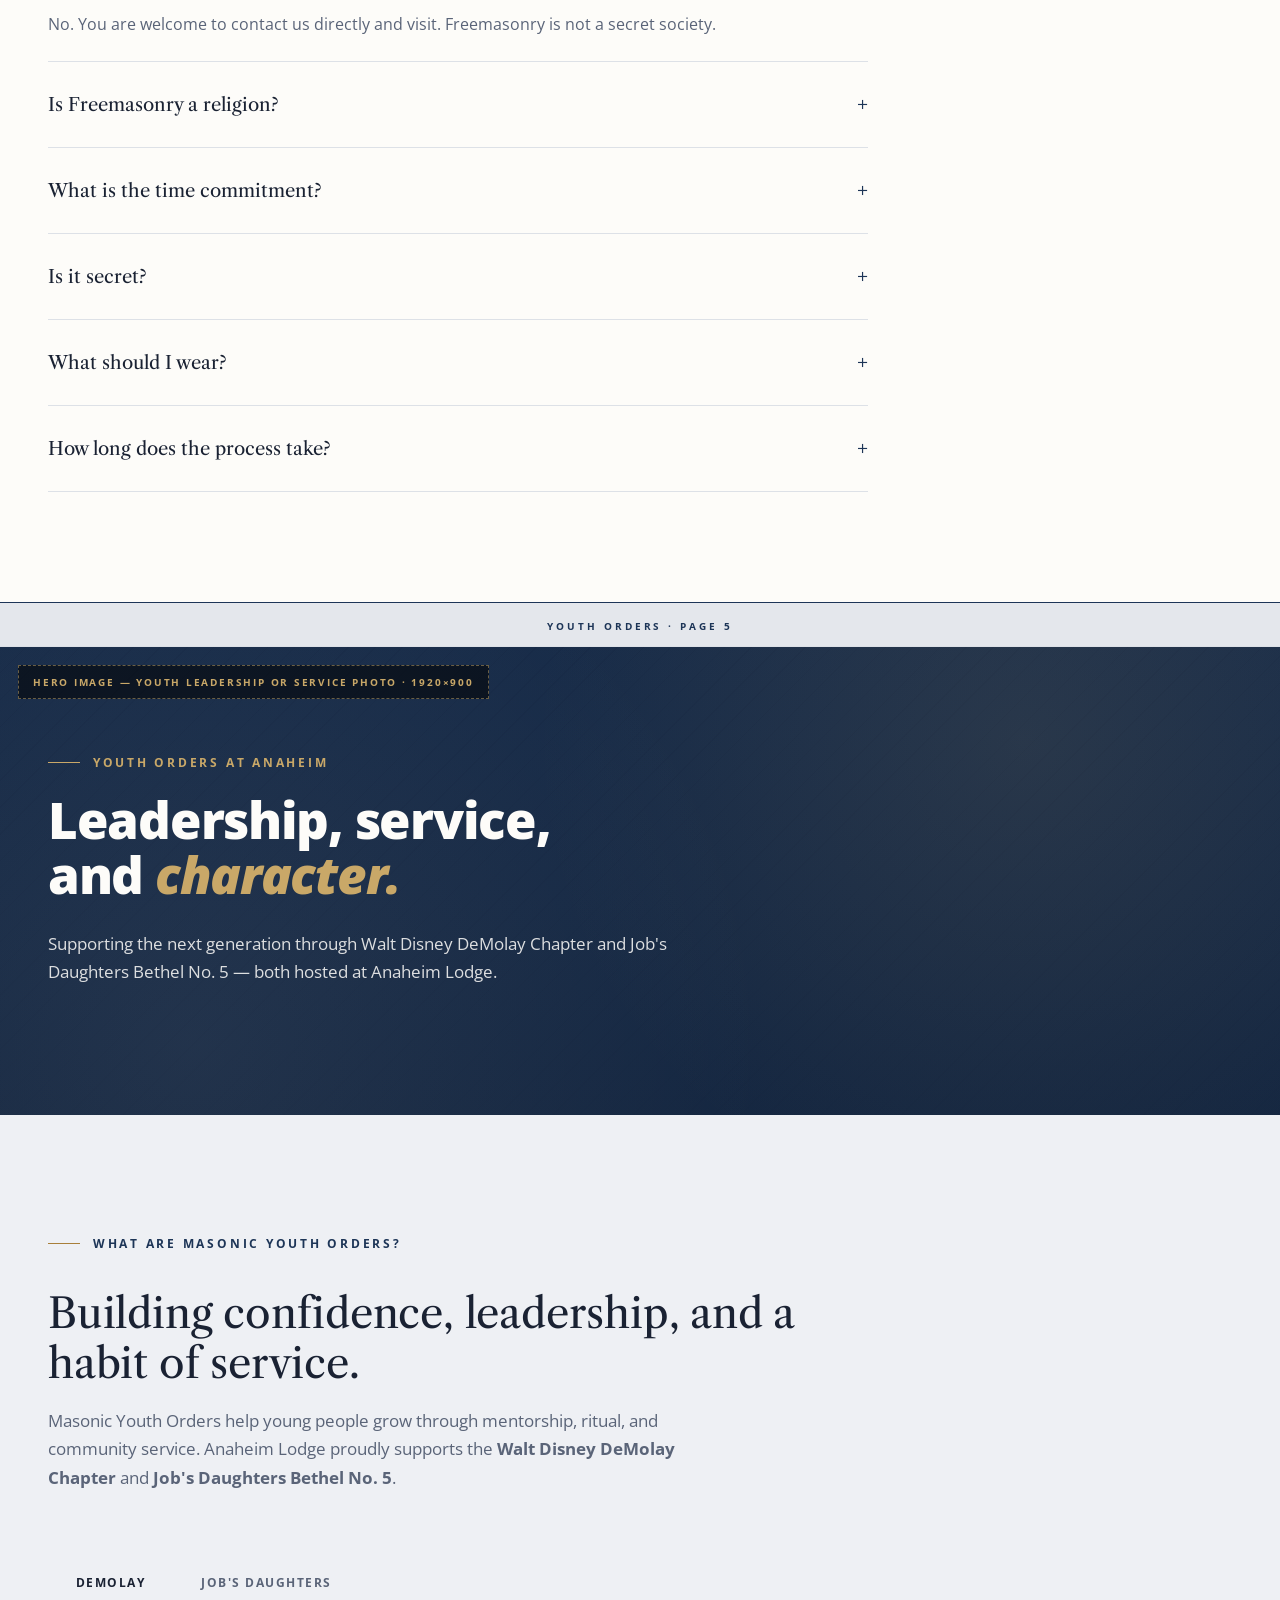
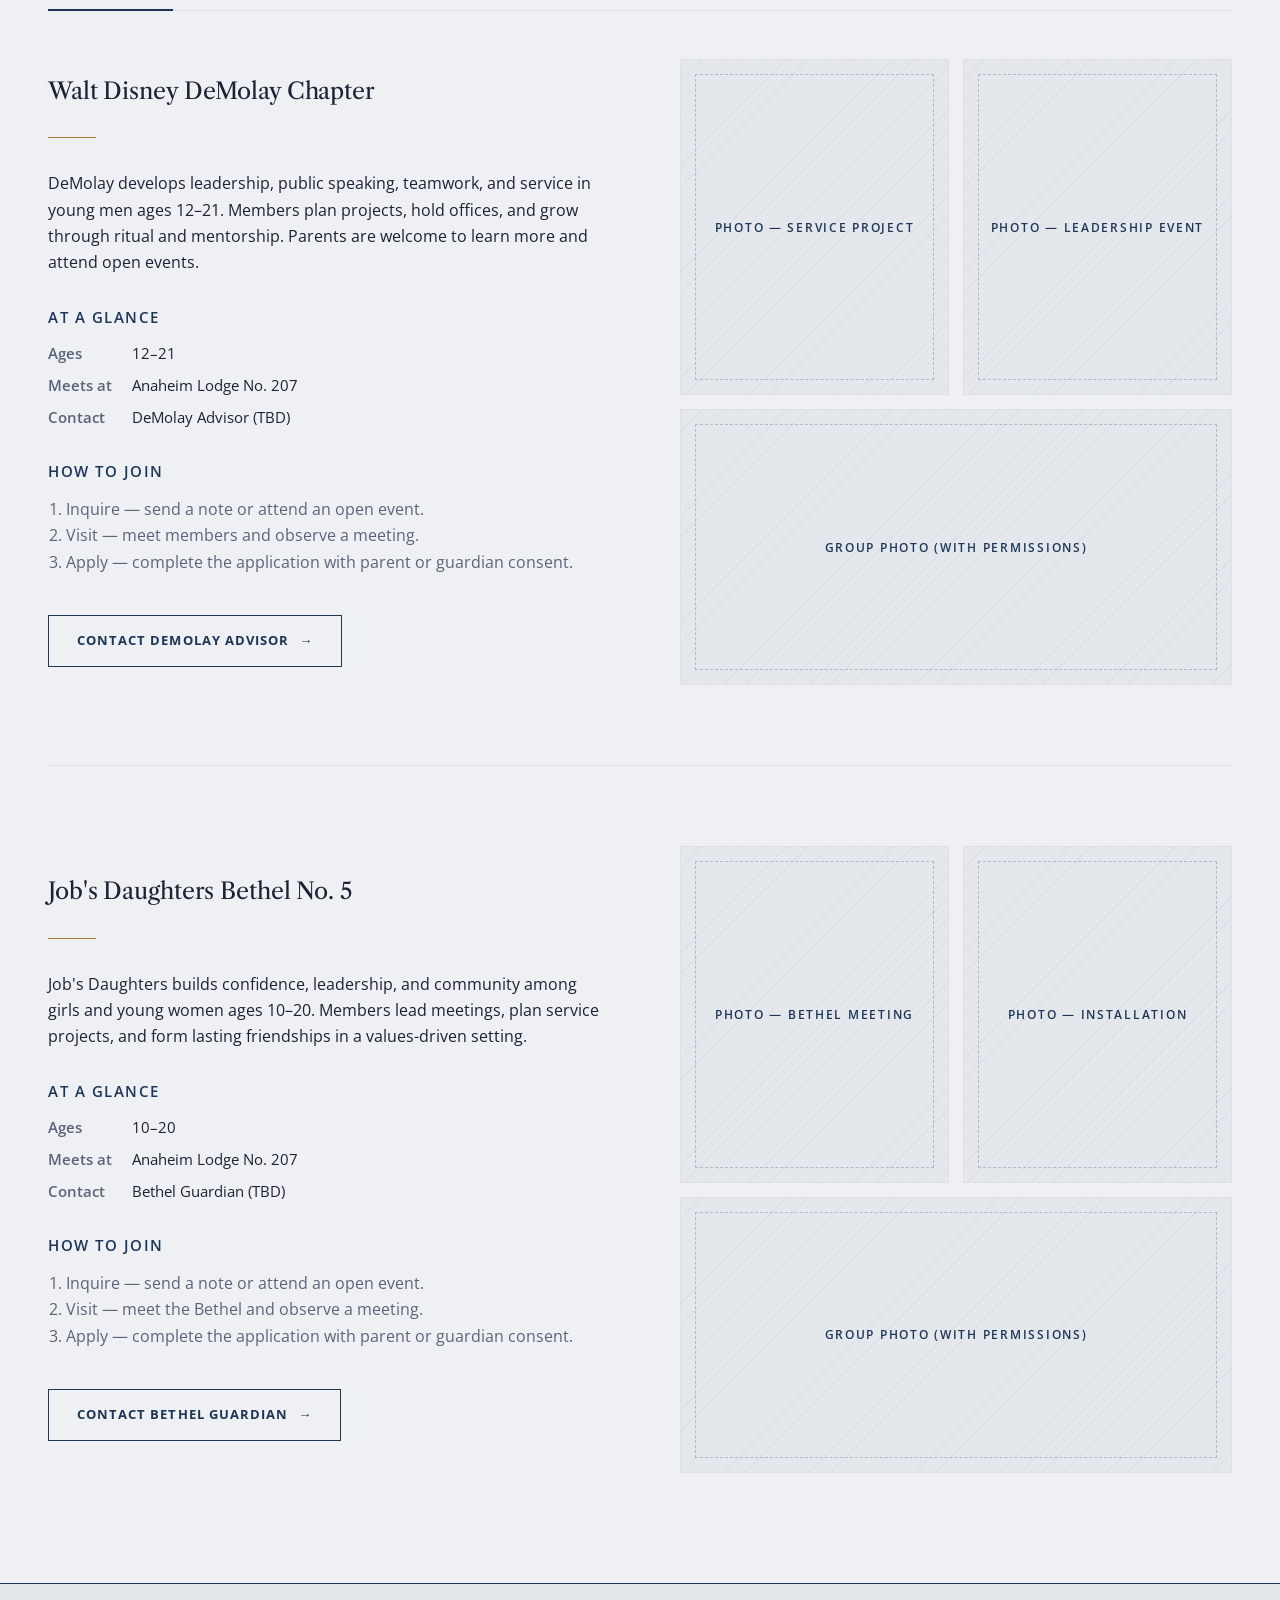
<file: _source/writeups/anaheim-lodge-207-v2-draft.html>
<!doctype html>
<html lang="en">
<head>
<meta charset="utf-8">
<meta name="viewport" content="width=device-width,initial-scale=1">
<title>Anaheim Lodge No. 207 — Free & Accepted Masons of California</title>
<meta name="description" content="Anaheim Lodge No. 207 is the oldest Masonic lodge in Orange County, California. Chartered October 14, 1870. Visitors welcome Wednesdays at 6:30 PM.">
<link rel="preconnect" href="https://fonts.googleapis.com">
<link rel="preconnect" href="https://fonts.gstatic.com" crossorigin>
<link href="https://fonts.googleapis.com/css2?family=Libre+Caslon+Text:ital,wght@0,400;0,700;1,400&family=Open+Sans:wght@300;400;500;600;700;800&display=swap" rel="stylesheet">
<style>
:root{
  /* Off-white dominant. Cream is now only for section breaks. */
  --bg:#fdfcf9;             /* page background — soft off-white */
  --cream:#eef0f4;          /* alt section background — cool light grey, faint navy undertone */
  --cream-deep:#e4e7ec;     /* deeper grey — rarely used */
  --paper:#ffffff;          /* card / lifted surfaces */
  --ink:#1a2233;            /* primary text */
  --ink-soft:#2c3548;
  --muted:#5a6478;
  --muted-light:#8a92a3;
  --rule:#dde1e7;           /* cool neutral rule */
  --rule-soft:#e8ebef;

  --navy:#1d3557;           /* masonic blue — primary accent */
  --navy-deep:#13243d;
  --navy-soft:#2c4a73;

  --gold:#a87f3a;
  --gold-soft:#c9a868;

  --serif:"Libre Caslon Text", "Hoefler Text", "Iowan Old Style", Georgia, serif;
  --sans:"Open Sans", -apple-system, BlinkMacSystemFont, "Helvetica Neue", sans-serif;

  /* legacy aliases */
  --charcoal:var(--ink);
  --charcoal-2:var(--ink-soft);
  --paper-warm:var(--cream);
  --rule-dark:#2a3a55;
  --blue:var(--navy);

  --maxw:1240px;
}
*{box-sizing:border-box}
html{scroll-behavior:smooth}
body{
  margin:0;
  font-family:var(--sans);
  font-weight:400;
  color:var(--ink);
  background:var(--bg);
  line-height:1.65;
  -webkit-font-smoothing:antialiased;
  text-rendering:optimizeLegibility;
}
h1{
  font-family:var(--sans);
  font-weight:800;
  font-size:clamp(2.2rem,4.8vw,4rem);
  letter-spacing:-0.025em;
  line-height:1.08;
  color:var(--ink);
  margin:0;
}
h1 em{
  font-style:italic;
  font-weight:800;
  /* em used as accent — keep bold to match */
}
h2,h3,h4{font-family:var(--serif); font-weight:400; letter-spacing:-0.005em; margin:0; line-height:1.2; color:var(--ink)}
h2{font-size:clamp(1.8rem,3.4vw,2.6rem); font-weight:400}
h3{font-size:clamp(1.2rem,1.8vw,1.5rem); font-weight:400}
h4{font-size:0.95rem; font-weight:600; font-family:var(--sans); letter-spacing:0.1em; text-transform:uppercase}
p{margin:0 0 1.1em 0}
a{color:inherit; text-decoration:none}
img{display:block; max-width:100%}

.eyebrow{
  font-family:var(--sans);
  font-size:0.72rem;
  letter-spacing:0.24em;
  text-transform:uppercase;
  color:var(--navy);
  font-weight:700;
  display:inline-flex;
  align-items:center;
  gap:0.8rem;
}
.eyebrow::before{content:""; width:32px; height:1px; background:var(--gold)}

.container{max-width:var(--maxw); margin:0 auto; padding:0 28px}

/* ---------- NAV ---------- */
.nav{
  position:sticky; top:0; z-index:50;
  background:rgba(19,36,61,0.96);
  backdrop-filter:saturate(140%) blur(10px);
  -webkit-backdrop-filter:saturate(140%) blur(10px);
  border-bottom:1px solid rgba(200,168,104,0.25);
}
.nav-inner{
  max-width:var(--maxw); margin:0 auto;
  padding:18px 28px;
  display:flex; align-items:center; justify-content:space-between;
  color:var(--cream);
}
.brand{display:flex; align-items:center; gap:14px}
.brand-mark{width:42px; height:42px; flex:0 0 42px}
.brand-text{display:flex; flex-direction:column; line-height:1.1}
.brand-name{font-family:var(--serif); font-size:1.1rem; font-weight:400; letter-spacing:0.01em; color:var(--cream)}
.brand-sub{font-family:var(--sans); font-size:0.62rem; letter-spacing:0.24em; text-transform:uppercase; color:var(--gold-soft); font-weight:600}
.nav-links{display:flex; gap:30px; align-items:center; font-size:0.84rem}
.nav-links a{
  color:rgba(246,241,230,0.85);
  font-weight:500;
  letter-spacing:0.02em;
  transition:color .2s;
  position:relative;
}
.nav-links a:hover{color:var(--gold-soft)}
.nav-cta{
  background:var(--cream); color:var(--navy-deep) !important;
  padding:10px 22px; border-radius:2px; font-weight:700;
  font-size:0.78rem; letter-spacing:0.06em; text-transform:uppercase;
  transition:background .2s;
}
.nav-cta:hover{background:var(--gold-soft); color:var(--ink) !important}
.nav-toggle{display:none; background:none; border:0; color:var(--cream); font-size:1.4rem; cursor:pointer}

@media(max-width:960px){
  .nav-links{display:none}
  .nav-toggle{display:block}
}

/* ---------- HERO ---------- */
.hero{
  position:relative;
  background:var(--navy-deep);
  color:var(--bg);
  overflow:hidden;
  min-height:78vh;
  display:flex; align-items:center;
}
.hero-page{min-height:52vh}
.hero-page .hero-content{padding:90px 28px 80px}
.hero-page h1{font-size:clamp(1.9rem,4vw,3.2rem)}
.hero-img{
  position:absolute; inset:0;
  background:
    linear-gradient(180deg, rgba(19,36,61,0.55) 0%, rgba(19,36,61,0.85) 100%),
    repeating-linear-gradient(135deg, #1d3557 0, #1d3557 18px, #1a3052 18px, #1a3052 19px),
    linear-gradient(135deg, #1d3557 0%, #0f1d35 100%);
  z-index:0;
}
.hero-img::after{
  content:"";
  position:absolute; inset:0;
  background-image:
    radial-gradient(circle at 80% 20%, rgba(200,168,104,0.10) 0%, transparent 45%),
    radial-gradient(circle at 15% 85%, rgba(246,241,230,0.06) 0%, transparent 50%);
  z-index:0;
}
.placeholder-tag{
  position:absolute; top:18px; left:18px;
  background:rgba(0,0,0,0.55);
  color:var(--gold-soft);
  font-size:0.62rem; letter-spacing:0.18em; text-transform:uppercase;
  padding:8px 14px; border:1px dashed rgba(200,168,104,0.5);
  z-index:2; pointer-events:none;
  font-weight:700;
}
.hero-content{
  position:relative; z-index:2;
  max-width:var(--maxw); margin:0 auto;
  padding:120px 28px 100px;
  width:100%;
}
.hero h1{
  max-width:880px;
  margin-bottom:28px;
  color:var(--bg);
}
.hero h1 em{
  font-style:italic;
  color:var(--gold-soft);
}
.hero-body{
  max-width:620px;
  font-size:1.05rem;
  color:rgba(253,252,249,0.86);
  margin-bottom:42px;
}
.hero .eyebrow{color:var(--gold-soft)}
.hero .eyebrow::before{background:var(--gold-soft)}
.hero-ctas{display:flex; gap:14px; flex-wrap:wrap}
.btn{
  display:inline-flex; align-items:center; gap:10px;
  padding:14px 28px;
  font-size:0.82rem; font-weight:700; letter-spacing:0.08em; text-transform:uppercase;
  border:1px solid transparent;
  cursor:pointer; transition:all .25s;
  font-family:var(--sans);
}
.btn-primary{background:var(--navy); color:var(--cream); border-color:var(--navy)}
.btn-primary:hover{background:var(--navy-deep); border-color:var(--gold-soft); transform:translateY(-1px)}
.btn-secondary{
  background:transparent; color:var(--cream);
  border-color:rgba(246,241,230,0.5);
}
.btn-secondary:hover{border-color:var(--gold-soft); color:var(--gold-soft)}
.btn-dark{background:var(--navy-deep); color:var(--cream)}
.btn-dark:hover{background:var(--navy)}
.btn-ghost{background:transparent; color:var(--navy); border-color:var(--navy)}
.btn-ghost:hover{background:var(--navy); color:var(--cream)}
.btn-arrow::after{content:"→"; font-weight:400}

.hero-meta{
  position:absolute; bottom:0; left:0; right:0;
  z-index:2;
  background:rgba(10,18,36,0.6);
  border-top:1px solid rgba(200,168,104,0.3);
  backdrop-filter:blur(6px);
}
.hero-meta-inner{
  max-width:var(--maxw); margin:0 auto;
  padding:16px 28px;
  display:flex; gap:48px; flex-wrap:wrap;
  font-size:0.78rem; color:rgba(246,241,230,0.78);
  letter-spacing:0.05em;
}
.hero-meta strong{color:var(--gold-soft); font-weight:700; letter-spacing:0.05em}

/* ---------- SECTION BASE ---------- */
.section{padding:110px 0; position:relative; background:var(--bg)}
.section-dark{background:var(--navy-deep); color:var(--bg)}
.section-dark h1, .section-dark h2, .section-dark h3, .section-dark h4{color:var(--bg)}
.section-dark .eyebrow{color:var(--gold-soft)}
.section-dark .eyebrow::before{background:var(--gold-soft)}
.section-warm{background:var(--cream)}
.section-inset{padding:90px 0}
.section-head{max-width:780px; margin-bottom:64px}
.section-head .eyebrow{margin-bottom:18px}
.section-head h2{margin-bottom:18px}
.section-head p{font-size:1.08rem; color:var(--muted); max-width:640px}
.section-dark .section-head p{color:rgba(246,241,230,0.78)}

.divider-gold{
  width:48px; height:1px; background:var(--gold);
  margin:32px 0;
}

/* ---------- PILLARS ---------- */
.pillars{
  display:grid;
  grid-template-columns:repeat(3, 1fr);
  gap:0;
  border-top:1px solid var(--rule);
  border-bottom:1px solid var(--rule);
}
.pillar{
  padding:48px 36px;
  border-right:1px solid var(--rule);
  position:relative;
}
.pillar:last-child{border-right:0}
.pillar-num{
  font-family:var(--serif);
  font-size:0.9rem;
  color:var(--navy);
  font-style:italic;
  margin-bottom:18px;
  letter-spacing:0.04em;
}
.pillar h3{margin-bottom:14px; color:var(--ink)}
.pillar p{color:var(--muted); font-size:0.95rem; margin:0; line-height:1.7}
@media(max-width:860px){
  .pillars{grid-template-columns:1fr}
  .pillar{border-right:0; border-bottom:1px solid var(--rule)}
  .pillar:last-child{border-bottom:0}
}

/* ---------- WHAT IS FREEMASONRY ---------- */
.split{
  display:grid;
  grid-template-columns:1fr 1fr;
  gap:80px;
  align-items:center;
}
.split-reverse{grid-template-columns:1fr 1fr}
.split img, .split .img-placeholder{
  width:100%; aspect-ratio:4/5; object-fit:cover;
}
@media(max-width:860px){.split{grid-template-columns:1fr; gap:48px}}

.img-placeholder{
  background:
    repeating-linear-gradient(135deg, transparent 0, transparent 14px, rgba(29,53,87,0.04) 14px, rgba(29,53,87,0.04) 15px),
    var(--cream-deep);
  color:var(--navy);
  display:flex; align-items:center; justify-content:center;
  text-align:center; padding:24px;
  font-family:var(--sans); font-size:0.72rem; letter-spacing:0.15em; text-transform:uppercase;
  font-weight:600;
  position:relative;
  border:1px solid var(--rule);
}
.img-placeholder::before{
  content:""; position:absolute; inset:14px;
  border:1px dashed rgba(29,53,87,0.25);
  pointer-events:none;
}
.img-placeholder .ph-label{position:relative; z-index:1; max-width:80%}

.pdf-card{
  margin-top:32px;
  display:inline-flex; gap:20px; align-items:center;
  padding:22px 24px;
  background:var(--paper);
  border:1px solid var(--rule);
  border-left:3px solid var(--navy);
  max-width:480px;
}
.pdf-thumb{
  width:64px; height:84px;
  background:linear-gradient(135deg, var(--navy) 0%, var(--navy-deep) 100%);
  border:1px solid var(--navy-deep);
  display:flex; align-items:center; justify-content:center;
  color:var(--gold-soft); font-family:var(--serif); font-size:0.7rem;
  letter-spacing:0.08em; text-align:center; padding:6px;
  flex:0 0 64px; font-style:italic;
}
.pdf-card-body{flex:1}
.pdf-card-body strong{display:block; font-size:0.95rem; margin-bottom:4px; color:var(--ink)}
.pdf-card-body span{font-size:0.82rem; color:var(--muted)}
.pdf-link{
  font-size:0.76rem; letter-spacing:0.1em; text-transform:uppercase;
  font-weight:700; color:var(--navy); margin-top:6px; display:inline-block;
}

/* ---------- PHILANTHROPY STRIP ---------- */
.partners-strip{
  display:grid; grid-template-columns:repeat(4,1fr); gap:0;
  border-top:1px solid var(--rule);
  border-bottom:1px solid var(--rule);
  background:var(--paper);
}
.partner{
  padding:36px 28px;
  border-right:1px solid var(--rule);
  text-align:left;
}
.partner:last-child{border-right:0}
.partner-logo{
  height:48px; margin-bottom:18px;
  background:var(--cream); border:1px dashed var(--rule);
  display:flex; align-items:center; justify-content:center;
  font-size:0.7rem; color:var(--muted-light); letter-spacing:0.1em; font-weight:600;
}
.partner-name{font-family:var(--serif); font-size:1.1rem; margin-bottom:6px; color:var(--ink); font-weight:400}
.partner-desc{font-size:0.86rem; color:var(--muted); margin:0; line-height:1.6}
.partner-since{font-size:0.68rem; color:var(--navy); letter-spacing:0.14em; text-transform:uppercase; margin-top:10px; font-weight:700}
@media(max-width:860px){
  .partners-strip{grid-template-columns:1fr 1fr}
  .partner:nth-child(2){border-right:0}
  .partner:nth-child(1), .partner:nth-child(2){border-bottom:1px solid var(--rule)}
}

/* ---------- STATS BAND ---------- */
.stats{
  background:var(--navy-deep);
  color:var(--cream);
  padding:80px 0;
  border-top:1px solid var(--gold);
  border-bottom:1px solid var(--gold);
}
.stats-grid{
  display:grid;
  grid-template-columns:repeat(4, 1fr);
  gap:0;
}
.stat{
  padding:0 32px;
  text-align:left;
  border-right:1px solid rgba(200,168,104,0.22);
}
.stat:last-child{border-right:0}
.stat-num{
  font-family:var(--serif);
  font-size:clamp(2.6rem, 4.5vw, 3.8rem);
  font-weight:400;
  color:var(--gold-soft);
  line-height:1;
  margin-bottom:14px;
  letter-spacing:-0.02em;
}
.stat-label{
  font-size:0.7rem; letter-spacing:0.2em; text-transform:uppercase;
  color:rgba(246,241,230,0.65); margin-bottom:8px; font-weight:700;
}
.stat-desc{font-size:0.86rem; color:rgba(246,241,230,0.8); margin:0; line-height:1.55}
@media(max-width:860px){
  .stats-grid{grid-template-columns:1fr 1fr; gap:32px 0}
  .stat{border-right:0}
  .stat:nth-child(odd){border-right:1px solid rgba(200,168,104,0.22)}
}

/* ---------- OFFICERS ---------- */
.officer-grid{
  display:grid;
  grid-template-columns:repeat(4, 1fr);
  gap:24px 20px;
}
.officer-card{
  background:var(--paper);
}
.officer-photo{
  aspect-ratio:3/4;
  background:var(--cream-deep);
  position:relative;
  margin-bottom:16px;
  overflow:hidden;
}
.officer-photo .img-placeholder{height:100%; aspect-ratio:auto}
.officer-name{font-family:var(--serif); font-size:1.1rem; margin-bottom:4px; color:var(--ink); font-weight:400}
.officer-title{font-size:0.72rem; letter-spacing:0.14em; text-transform:uppercase; color:var(--navy); font-weight:700}
@media(max-width:860px){.officer-grid{grid-template-columns:repeat(2,1fr)}}

/* ---------- BECOMING A MASON — STEPS ---------- */
.steps{position:relative; max-width:880px}
.step{
  display:grid;
  grid-template-columns:80px 1fr;
  gap:36px;
  padding:38px 0;
  border-bottom:1px solid var(--rule);
  align-items:start;
}
.step:last-child{border-bottom:0}
.step-num{
  font-family:var(--serif);
  font-size:2.2rem;
  font-weight:400;
  color:var(--navy);
  font-style:italic;
  line-height:1;
}
.step-content h3{margin-bottom:10px; color:var(--ink)}
.step-content p{color:var(--muted); margin:0}

/* ---------- QUALITY CARDS ---------- */
.qualities{
  display:grid;
  grid-template-columns:repeat(2, 1fr);
  gap:0;
  border:1px solid var(--rule);
}
.quality{
  padding:32px 28px;
  border-right:1px solid var(--rule);
  border-bottom:1px solid var(--rule);
}
.quality:nth-child(even){border-right:0}
.quality:nth-last-child(-n+2){border-bottom:0}
.quality h4{
  font-family:var(--serif);
  font-weight:400;
  font-size:1.15rem;
  text-transform:none;
  letter-spacing:0;
  color:var(--ink);
  margin-bottom:10px;
}
.quality p{margin:0; font-size:0.9rem; color:var(--muted); line-height:1.65}
@media(max-width:660px){
  .qualities{grid-template-columns:1fr}
  .quality{border-right:0}
  .quality:nth-last-child(-n+2){border-bottom:1px solid var(--rule)}
  .quality:last-child{border-bottom:0}
}

/* ---------- FAQ ---------- */
.faq-list{max-width:820px}
.faq-item{
  border-bottom:1px solid var(--rule);
}
.faq-q{
  width:100%; text-align:left;
  background:none; border:0;
  padding:24px 0;
  font-family:var(--serif); font-size:1.15rem; font-weight:400;
  color:var(--ink); cursor:pointer;
  display:flex; justify-content:space-between; align-items:center; gap:24px;
  list-style:none;
}
.faq-q::-webkit-details-marker{display:none}
.faq-q::after{content:"+"; color:var(--navy); font-size:1.4rem; font-weight:300; flex:0 0 auto}
.faq-item[open] .faq-q::after{content:"−"}
.faq-a{padding:0 0 24px 0; color:var(--muted); max-width:680px}

/* ---------- YOUTH TABS ---------- */
.tab-bar{
  display:flex; border-bottom:1px solid var(--rule); margin-bottom:48px;
  gap:0;
}
.tab{
  padding:18px 28px;
  background:none; border:0; border-bottom:2px solid transparent;
  font-family:var(--sans); font-size:0.78rem; letter-spacing:0.12em; text-transform:uppercase;
  font-weight:700; color:var(--muted); cursor:pointer;
  margin-bottom:-1px;
}
.tab.active{color:var(--ink); border-bottom-color:var(--navy)}

/* ---------- CALENDAR ---------- */
.cal-meetings{
  display:grid; grid-template-columns:repeat(3,1fr); gap:24px;
}
.cal-card{
  padding:32px 28px;
  border:1px solid var(--rule);
  background:var(--paper);
}
.cal-card h4{
  font-family:var(--serif); font-weight:400; font-size:1.2rem;
  text-transform:none; letter-spacing:0;
  margin-bottom:8px;
  color:var(--ink);
}
.cal-card .when{
  font-size:0.72rem; letter-spacing:0.14em; text-transform:uppercase;
  color:var(--navy); font-weight:700; margin-bottom:14px;
}
.cal-card p{font-size:0.9rem; color:var(--muted); margin:0; line-height:1.6}
@media(max-width:860px){.cal-meetings{grid-template-columns:1fr}}

.cal-embed{
  margin-top:48px;
  aspect-ratio:16/10;
  background:var(--paper-warm); border:1px dashed var(--rule);
  display:flex; align-items:center; justify-content:center;
  text-align:center; color:var(--muted); padding:24px;
  font-family:var(--sans); font-size:0.85rem; letter-spacing:0.1em; text-transform:uppercase;
}

/* ---------- CONTACT FORM ---------- */
.contact-grid{
  display:grid; grid-template-columns:5fr 4fr; gap:80px;
}
@media(max-width:960px){.contact-grid{grid-template-columns:1fr; gap:48px}}
.form-field{margin-bottom:22px}
.form-field label{
  display:block;
  font-size:0.72rem; letter-spacing:0.12em; text-transform:uppercase;
  font-weight:600; color:var(--charcoal); margin-bottom:8px;
}
.form-field input, .form-field textarea{
  width:100%; padding:14px 16px;
  border:1px solid var(--rule);
  background:var(--paper);
  font-family:var(--sans); font-size:0.95rem;
  color:var(--charcoal);
  transition:border-color .2s;
}
.form-field input:focus, .form-field textarea:focus{
  outline:0; border-color:var(--gold);
}
.form-field textarea{resize:vertical; min-height:90px}
.contact-info{
  border-left:1px solid var(--rule);
  padding-left:48px;
}
@media(max-width:960px){.contact-info{border-left:0; padding-left:0; border-top:1px solid var(--rule); padding-top:48px}}
.contact-info h3{margin-bottom:20px}
.contact-info dl{display:grid; grid-template-columns:auto 1fr; gap:14px 24px; margin:0 0 32px}
.contact-info dt{font-size:0.68rem; letter-spacing:0.14em; text-transform:uppercase; color:var(--navy); font-weight:700; padding-top:2px}
.contact-info dd{margin:0; font-size:0.95rem}
.map-placeholder{
  aspect-ratio:4/3;
  background:var(--paper-warm); border:1px dashed var(--rule);
  display:flex; align-items:center; justify-content:center;
  font-size:0.78rem; color:var(--muted); letter-spacing:0.1em; text-transform:uppercase;
}

/* ---------- NEWSLETTER PRE-FOOTER ---------- */
.newsletter{
  background:var(--navy-deep);
  color:var(--cream);
  padding:90px 0;
  border-top:1px solid var(--gold);
  position:relative;
  overflow:hidden;
}
.newsletter::before{
  content:""; position:absolute; inset:0;
  background:radial-gradient(circle at 80% 50%, rgba(200,168,104,0.06) 0%, transparent 60%);
}
.newsletter-inner{
  position:relative; z-index:1;
  display:grid; grid-template-columns:1fr 1fr; gap:80px;
  align-items:center;
}
.newsletter h2{font-weight:400; color:var(--cream)}
.newsletter h2 em{color:var(--gold-soft); font-style:italic}
.newsletter .eyebrow{color:var(--gold-soft)}
.newsletter .eyebrow::before{background:var(--gold-soft)}
.newsletter p{color:rgba(246,241,230,0.82); margin-bottom:0}
.newsletter-form{display:flex; gap:0}
.newsletter-form input{
  flex:1;
  padding:18px 20px;
  background:transparent; border:1px solid rgba(246,241,230,0.3); border-right:0;
  color:var(--cream); font-family:var(--sans); font-size:0.95rem;
}
.newsletter-form input::placeholder{color:rgba(246,241,230,0.55)}
.newsletter-form input:focus{outline:0; border-color:var(--gold-soft)}
.newsletter-form button{
  background:var(--cream); color:var(--navy-deep);
  padding:18px 28px; border:0; cursor:pointer;
  font-family:var(--sans); font-size:0.76rem; letter-spacing:0.1em; text-transform:uppercase;
  font-weight:700;
}
.newsletter-form button:hover{background:var(--gold-soft); color:var(--ink)}
@media(max-width:860px){.newsletter-inner{grid-template-columns:1fr; gap:32px}}

/* ---------- FOOTER ---------- */
.footer{
  background:#0c1729; color:rgba(246,241,230,0.72);
  padding:80px 0 28px;
  font-size:0.88rem;
}
.footer-grid{
  display:grid; grid-template-columns:2fr 1fr 1fr 1.4fr; gap:48px;
  padding-bottom:48px;
  border-bottom:1px solid rgba(246,241,230,0.1);
}
@media(max-width:860px){.footer-grid{grid-template-columns:1fr 1fr; gap:32px}}
.footer h4{
  font-size:0.68rem; letter-spacing:0.2em; text-transform:uppercase;
  color:var(--gold-soft); margin-bottom:18px; font-weight:700;
}
.footer ul{list-style:none; padding:0; margin:0}
.footer li{margin-bottom:10px}
.footer a{color:rgba(246,241,230,0.72); transition:color .2s}
.footer a:hover{color:var(--gold-soft)}
.footer-brand p{font-size:0.9rem; line-height:1.7; max-width:340px}
.footer-bottom{
  padding-top:28px;
  display:flex; justify-content:space-between; flex-wrap:wrap; gap:16px;
  font-size:0.78rem; color:rgba(246,241,230,0.5);
}
.socials{display:flex; gap:12px; margin-top:18px}
.social-dot{
  width:36px; height:36px;
  border:1px solid rgba(246,241,230,0.22); border-radius:50%;
  display:flex; align-items:center; justify-content:center;
  font-size:0.78rem;
}
.social-dot:hover{border-color:var(--gold-soft); color:var(--gold-soft)}

/* ---------- PAGE ANCHORS — fake page separators ---------- */
.page-anchor{
  padding:8px 0;
  background:var(--cream-deep);
  border-top:1px solid var(--navy);
  border-bottom:1px solid var(--rule);
  text-align:center;
}
.page-anchor span{
  font-family:var(--sans);
  font-size:0.62rem; letter-spacing:0.3em; text-transform:uppercase;
  color:var(--navy); font-weight:700;
}

/* helpful labels on the mockup for reviewer */
.mockup-note{
  position:relative;
  background:#fff8e1;
  border-left:3px solid var(--gold);
  padding:10px 16px;
  font-size:0.78rem;
  color:#7a5a1d;
  margin-bottom:20px;
  font-family:var(--sans);
}
.mockup-note::before{content:"NOTE — "; font-weight:700; letter-spacing:0.1em}
</style>
</head>
<body>

<!-- ============== NAV ============== -->
<nav class="nav">
  <div class="nav-inner">
    <a class="brand" href="#home">
      <!-- Inline SVG lodge mark — square & compass + 207 -->
      <svg class="brand-mark" viewBox="0 0 64 64" xmlns="http://www.w3.org/2000/svg" aria-label="Anaheim Lodge No. 207">
        <circle cx="32" cy="32" r="30" fill="none" stroke="#c9a868" stroke-width="1"/>
        <circle cx="32" cy="32" r="26" fill="none" stroke="#c9a868" stroke-width="0.5" opacity="0.5"/>
        <!-- compass -->
        <path d="M32 14 L22 44 M32 14 L42 44" stroke="#f6f1e6" stroke-width="2" stroke-linecap="round" fill="none"/>
        <circle cx="32" cy="14" r="2" fill="#c9a868"/>
        <!-- square -->
        <path d="M18 40 L32 50 L46 40" stroke="#f6f1e6" stroke-width="2" stroke-linecap="round" stroke-linejoin="round" fill="none"/>
        <!-- G -->
        <text x="32" y="38" text-anchor="middle" font-family="Libre Caslon Text, serif" font-size="11" font-style="italic" fill="#c9a868" font-weight="400">G</text>
      </svg>
      <span class="brand-text">
        <span class="brand-name">Anaheim Lodge</span>
        <span class="brand-sub">No. 207 · F. & A.M.</span>
      </span>
    </a>
    <div class="nav-links">
      <a href="#home">Home</a>
      <a href="#about">About</a>
      <a href="#officers">Officers</a>
      <a href="#becoming">Becoming a Mason</a>
      <a href="#youth">Youth Orders</a>
      <a href="#community">Community</a>
      <a href="#calendar">Calendar</a>
      <a href="#contact" class="nav-cta">Visit Us</a>
    </div>
    <button class="nav-toggle" aria-label="Menu">☰</button>
  </div>
</nav>

<!-- ============== HOME / HERO ============== -->
<section id="home" class="hero">
  <div class="hero-img">
    <div class="placeholder-tag">Hero image — lodge exterior or warmly-lit interior · 1920×1080</div>
  </div>
  <div class="hero-content">
    <span class="eyebrow">Chartered October 14, 1870</span>
    <h1 style="margin-top:24px">Discover purpose, <em>community,</em><br>and enduring values.</h1>
    <p class="hero-body">
      Anaheim Lodge No. 207 is the oldest Masonic lodge in Orange County. For generations, men from all walks of life have gathered here to grow as individuals, support one another, and serve their community. If you are curious about Freemasonry and wondering whether it might be right for you, our door is open.
    </p>
    <div class="hero-ctas">
      <a href="#contact" class="btn btn-primary btn-arrow">Visit Our Lodge</a>
      <a href="#becoming" class="btn btn-secondary">Learn About Freemasonry</a>
    </div>
  </div>
  <div class="hero-meta">
    <div class="hero-meta-inner">
      <span><strong>Meetings:</strong> Wednesdays · 6:30 PM</span>
      <span><strong>Located in:</strong> Anaheim, California</span>
      <span><strong>Established:</strong> 1870 · 155 years</span>
    </div>
  </div>
</section>

<!-- Foundation / Pillars -->
<section class="section">
  <div class="container">
    <div class="section-head">
      <span class="eyebrow">Our Foundation</span>
      <h2 style="margin-top:18px">Wisdom, Integrity, Community.</h2>
      <p>Founded in the 1800s, Anaheim Lodge No. 207 has been a steady presence in Orange County for more than a century. While our history is long, our focus is simple: bringing good men together to learn, reflect, and contribute to the world around them.</p>
    </div>
  </div>
  <div class="container">
    <div class="pillars">
      <div class="pillar">
        <div class="pillar-num">— i.</div>
        <h3>Wisdom</h3>
        <p>Freemasonry encourages lifelong learning, thoughtful reflection, and personal growth.</p>
      </div>
      <div class="pillar">
        <div class="pillar-num">— ii.</div>
        <h3>Integrity</h3>
        <p>Members are expected to live with honesty, responsibility, and respect in their families, careers, and communities.</p>
      </div>
      <div class="pillar">
        <div class="pillar-num">— iii.</div>
        <h3>Community</h3>
        <p>Our lodge believes in service beyond our walls through education, charity, and civic involvement.</p>
      </div>
    </div>
  </div>
</section>

<!-- What is Freemasonry -->
<section class="section section-warm">
  <div class="container">
    <div class="split">
      <div>
        <span class="eyebrow">What is Freemasonry</span>
        <h2 style="margin-top:18px">A fraternity for thoughtful men.</h2>
        <div class="divider-gold"></div>
        <p>Freemasonry is one of the world's oldest fraternal organizations. It brings together men who believe in a higher power, value strong character, and want to improve themselves while contributing to the good of others.</p>
        <p>Freemasonry is not a religion and does not replace one. Men of all faiths are welcome.</p>
        <a href="#about" class="pdf-link">Learn more about Freemasonry →</a>

        <div class="pdf-card">
          <div class="pdf-thumb">Opening<br>the Door</div>
          <div class="pdf-card-body">
            <strong>A Simple Guide to Freemasonry</strong>
            <span>Published by the Grand Lodge of California</span>
            <div class="pdf-link" style="margin-top:8px">Download the PDF →</div>
          </div>
        </div>
      </div>
      <div class="img-placeholder">
        <span class="ph-label">Members in conversation · candid, no regalia · 800×1000</span>
      </div>
    </div>
  </div>
</section>

<!-- Philanthropy strip -->
<section class="section section-inset">
  <div class="container">
    <div class="section-head" style="text-align:center; margin-left:auto; margin-right:auto">
      <span class="eyebrow">Philanthropy at a Glance</span>
      <h2 style="margin-top:18px">Service made visible.</h2>
    </div>
  </div>
  <div class="container">
    <div class="partners-strip">
      <div class="partner">
        <div class="partner-logo">Logo — Raising A Reader</div>
        <div class="partner-name">Raising A Reader</div>
        <p class="partner-desc">Promoting childhood literacy and early education throughout California.</p>
        <div class="partner-since">Partner since 2010</div>
      </div>
      <div class="partner">
        <div class="partner-logo">Logo — Benjamin Franklin</div>
        <div class="partner-name">Benjamin Franklin Elementary</div>
        <p class="partner-desc">Recognizing students for high academic achievement each year.</p>
        <div class="partner-since">Ongoing partnership</div>
      </div>
      <div class="partner">
        <div class="partner-logo">Logo — Masons4Mitts</div>
        <div class="partner-name">Masons4Mitts · Angels RBI</div>
        <p class="partner-desc">Providing baseball mitts to children in underserved communities.</p>
        <div class="partner-since">California-wide initiative</div>
      </div>
      <div class="partner">
        <div class="partner-logo">Logo — Cal Masonic Foundation</div>
        <div class="partner-name">California Masonic Foundation</div>
        <p class="partner-desc">Statewide support for education, public schools, and charitable giving.</p>
        <div class="partner-since">Affiliate body</div>
      </div>
    </div>
  </div>
</section>

<!-- Stats band -->
<section class="stats">
  <div class="container">
    <div class="stats-grid">
      <div class="stat">
        <div class="stat-num">155</div>
        <div class="stat-label">Years</div>
        <p class="stat-desc">Continuously chartered since October 14, 1870.</p>
      </div>
      <div class="stat">
        <div class="stat-num">#1</div>
        <div class="stat-label">In Orange County</div>
        <p class="stat-desc">The oldest Masonic lodge in the county.</p>
      </div>
      <div class="stat">
        <div class="stat-num">2010</div>
        <div class="stat-label">Raising a Reader</div>
        <p class="stat-desc">Partnered for childhood literacy since 2010.</p>
      </div>
      <div class="stat">
        <div class="stat-num">52</div>
        <div class="stat-label">Meetings a year</div>
        <p class="stat-desc">Wednesdays at 6:30 PM. Visitors welcome.</p>
      </div>
    </div>
  </div>
</section>

<!-- A Tradition of Integrity -->
<section class="section">
  <div class="container">
    <div class="split">
      <div class="img-placeholder">
        <span class="ph-label">Lodge dining room or shared meal · 800×1000</span>
      </div>
      <div>
        <span class="eyebrow">An Open Door</span>
        <h2 style="margin-top:18px">A tradition of integrity.</h2>
        <div class="divider-gold"></div>
        <p>The best way to understand Freemasonry is through conversation.</p>
        <p>Visitors are welcome to join us on Wednesday evenings to meet members, share a meal, and ask questions. There is no obligation. Just an open door and honest discussion.</p>
        <a href="#contact" class="btn btn-ghost btn-arrow" style="margin-top:14px">Plan a visit or contact the lodge</a>
      </div>
    </div>
  </div>
</section>

<!-- ============== ABOUT ============== -->
<div class="page-anchor"><span>About · Page 2</span></div>
<section id="about" class="hero hero-page">
  <div class="hero-img">
    <div class="placeholder-tag">Hero image — lodge exterior, historic photo, or interior detail · 1920×900</div>
  </div>
  <div class="hero-content">
    <span class="eyebrow">About Anaheim Lodge</span>
    <h1 style="margin-top:20px">A living tradition<br>in <em>Orange County.</em></h1>
    <p class="hero-body">Chartered October 14, 1870. The oldest Masonic lodge in Orange County, and a gathering place for men committed to personal responsibility, mutual support, and service to others.</p>
  </div>
</section>

<section class="section section-warm">
  <div class="container">
    <div class="section-head">
      <span class="eyebrow">Who We Are</span>
      <h2 style="margin-top:18px">More than a meeting place.</h2>
      <p>While traditions are honored, the lodge continues to evolve with the needs of modern life. Men come here to learn from one another, build lasting friendships, and contribute positively to their families and communities.</p>
    </div>
  </div>

  <div class="container" style="margin-top:48px">
    <div class="split">
      <div>
        <h3 style="margin-bottom:18px">What Freemasonry truly is.</h3>
        <p>Freemasonry is a fraternal organization that helps men become better versions of themselves through reflection, education, and service. Members believe in a higher power, though Freemasonry does not define or promote any religion. Men of all faiths are welcome.</p>
        <p>Freemasonry values integrity, responsibility, and respect. It provides structure, mentorship, and fellowship in a world that often feels disconnected.</p>
        <p>Men join for different reasons. Some seek friendship. Others seek purpose. Many find both.</p>
      </div>
      <div style="display:grid; grid-template-columns:1fr 1fr; gap:14px">
        <div class="img-placeholder" style="aspect-ratio:1">Lodge interior</div>
        <div class="img-placeholder" style="aspect-ratio:1">Officer line</div>
        <div class="img-placeholder" style="aspect-ratio:1">Community event</div>
        <div class="img-placeholder" style="aspect-ratio:1">Lodge exterior</div>
        <div class="img-placeholder" style="aspect-ratio:2/1; grid-column:1/-1">Square & Compass detail</div>
      </div>
    </div>
  </div>
</section>

<section class="section">
  <div class="container">
    <div class="section-head">
      <span class="eyebrow">Brotherhood & Service</span>
      <h2 style="margin-top:18px">A tradition of brotherhood and community service.</h2>
    </div>
    <div style="max-width:780px">
      <p>For more than a century, Anaheim Lodge No. 207 has served as a place where men gather to build character, strengthen friendships, and contribute meaningfully to their community. While Freemasonry is rooted in tradition, our focus is active and present. The lodge is not just a meeting place — it is a hub for service, mentorship, and civic involvement.</p>
      <p>Men from many backgrounds come together here with a shared belief in personal responsibility, respect for others, and the importance of giving back.</p>

      <h3 style="margin-top:48px; margin-bottom:18px">Connections and community.</h3>
      <p>Service is central to who we are. Anaheim Lodge No. 207 proudly partners with local schools, nonprofit organizations, and community programs to make a tangible difference beyond our walls.</p>
      <p>Through our partnership with <strong>Raising A Reader</strong>, we have helped promote childhood literacy and early education throughout California since 2010. We support students and educators through our connection with <strong>Benjamin Franklin Elementary School</strong>, recognizing students for high academic achievement each year, with additional programs and community initiatives continuing to grow.</p>
      <p>Freemasonry across California has also become one of the largest contributors to the <strong>Los Angeles Angels RBI program</strong>. Through this partnership, Masons help provide baseball mitts so children in underserved communities can take part in T-ball and baseball, often for the first time.</p>
      <p style="font-style:italic; color:var(--muted)">These efforts reflect our belief that service should be visible, practical, and lasting.</p>
    </div>
  </div>
</section>

<!-- ============== OFFICERS ============== -->
<div class="page-anchor"><span>Officers · Page 3</span></div>
<section class="hero hero-page">
  <div class="hero-img">
    <div class="placeholder-tag">Hero image — 2026 officer line group photo · 1920×900</div>
  </div>
  <div class="hero-content">
    <span class="eyebrow">2026 Officer Line</span>
    <h1 style="margin-top:20px">Meet the <em>officers</em><br>of the lodge.</h1>
    <p class="hero-body">The officers of Anaheim Lodge are elected and appointed each year to lead the work of the brotherhood.</p>
  </div>
</section>

<section id="officers" class="section">
  <div class="container">
    <div class="officer-grid">
      <div class="officer-card">
        <div class="officer-photo"><div class="img-placeholder">Photo · WM</div></div>
        <div class="officer-name">— Name —</div>
        <div class="officer-title">Worshipful Master</div>
      </div>
      <div class="officer-card">
        <div class="officer-photo"><div class="img-placeholder">Photo · SW</div></div>
        <div class="officer-name">— Name —</div>
        <div class="officer-title">Senior Warden</div>
      </div>
      <div class="officer-card">
        <div class="officer-photo"><div class="img-placeholder">Photo · JW</div></div>
        <div class="officer-name">— Name —</div>
        <div class="officer-title">Junior Warden</div>
      </div>
      <div class="officer-card">
        <div class="officer-photo"><div class="img-placeholder">Photo · Treas.</div></div>
        <div class="officer-name">— Name —</div>
        <div class="officer-title">Treasurer</div>
      </div>
      <div class="officer-card">
        <div class="officer-photo"><div class="img-placeholder">Photo · Sec.</div></div>
        <div class="officer-name">— Name —</div>
        <div class="officer-title">Secretary</div>
      </div>
      <div class="officer-card">
        <div class="officer-photo"><div class="img-placeholder">Photo · Chap.</div></div>
        <div class="officer-name">— Name —</div>
        <div class="officer-title">Chaplain</div>
      </div>
      <div class="officer-card">
        <div class="officer-photo"><div class="img-placeholder">Photo · SD</div></div>
        <div class="officer-name">— Name —</div>
        <div class="officer-title">Senior Deacon</div>
      </div>
      <div class="officer-card">
        <div class="officer-photo"><div class="img-placeholder">Photo · JD</div></div>
        <div class="officer-name">— Name —</div>
        <div class="officer-title">Junior Deacon</div>
      </div>
      <div class="officer-card">
        <div class="officer-photo"><div class="img-placeholder">Photo · Marshal</div></div>
        <div class="officer-name">— Name —</div>
        <div class="officer-title">Marshal</div>
      </div>
      <div class="officer-card">
        <div class="officer-photo"><div class="img-placeholder">Photo · SS</div></div>
        <div class="officer-name">— Name —</div>
        <div class="officer-title">Senior Steward</div>
      </div>
      <div class="officer-card">
        <div class="officer-photo"><div class="img-placeholder">Photo · JS</div></div>
        <div class="officer-name">— Name —</div>
        <div class="officer-title">Junior Steward</div>
      </div>
      <div class="officer-card">
        <div class="officer-photo"><div class="img-placeholder">Photo · Tiler</div></div>
        <div class="officer-name">— Name —</div>
        <div class="officer-title">Tiler</div>
      </div>
    </div>

    <div style="margin-top:56px; text-align:center">
      <p style="color:var(--muted); margin-bottom:14px">For general inquiries, please contact us through the lodge.</p>
      <a href="#contact" class="btn btn-ghost btn-arrow">General Inquiries</a>
    </div>
  </div>
</section>

<!-- ============== BECOMING A MASON ============== -->
<div class="page-anchor"><span>Becoming a Mason · Page 4</span></div>
<section id="becoming" class="hero hero-page">
  <div class="hero-img">
    <div class="placeholder-tag">Hero image — lodge interior or symbolic detail · 1920×900</div>
  </div>
  <div class="hero-content">
    <span class="eyebrow">Becoming a Mason</span>
    <h1 style="margin-top:20px">Your path to <em>purpose,</em><br>at Anaheim Lodge No. 207.</h1>
    <p class="hero-body">
      Are you seeking to cultivate your character, deepen your understanding of timeless virtues, and connect with a brotherhood committed to personal growth and community impact? The journey begins with a conversation.
    </p>
    <div class="hero-ctas">
      <a href="#start" class="btn btn-primary btn-arrow">Start the Conversation</a>
      <a href="#calendar" class="btn btn-secondary">Visit a Meeting</a>
    </div>
  </div>
</section>

<section class="section">
  <div class="container">
    <div class="section-head">
      <span class="eyebrow">Are You Ready?</span>
      <h2 style="margin-top:18px">The qualities we seek.</h2>
      <p>Freemasonry welcomes men from all walks of life, faiths, and backgrounds. We encourage you to reflect on the following:</p>
    </div>

    <div class="qualities">
      <div class="quality">
        <h4>A Belief in a Supreme Being</h4>
        <p>Freemasonry is not a religion, but it does require a belief in a Supreme Being. We respect and embrace all faiths.</p>
      </div>
      <div class="quality">
        <h4>Good Moral Character</h4>
        <p>We seek men who are upright, honest, and committed to the pursuit of moral excellence.</p>
      </div>
      <div class="quality">
        <h4>Of Lawful Age</h4>
        <p>In California, a man must be at least 18, though many find joining a few years later beneficial.</p>
      </div>
      <div class="quality">
        <h4>Able to Support Yourself & Your Family</h4>
        <p>Membership requires time and resources. Family and employment come first.</p>
      </div>
      <div class="quality">
        <h4>Seeking Knowledge & Self-Improvement</h4>
        <p>The desire to learn, grow, and continuously improve one's character.</p>
      </div>
      <div class="quality">
        <h4>Motivated by Free Will</h4>
        <p>Your decision must be your own — not for personal gain, but for genuine personal growth.</p>
      </div>
    </div>
  </div>
</section>

<section class="section section-warm">
  <div class="container">
    <div class="section-head">
      <span class="eyebrow">The Journey</span>
      <h2 style="margin-top:18px">The steps to becoming a Mason.</h2>
      <p>The process is deliberate and thoughtful — designed for mutual understanding. Your mentor will guide you at a steady pace.</p>
    </div>

    <div class="steps">
      <div class="step">
        <div class="step-num">01</div>
        <div class="step-content">
          <h3>Inquiry & Exploration</h3>
          <p>Start by exploring our website, reading about Freemasonry, and forming your questions.</p>
        </div>
      </div>
      <div class="step">
        <div class="step-num">02</div>
        <div class="step-content">
          <h3>Connecting with Our Lodge</h3>
          <p>Attend a public event or dinner, or reach out to arrange a casual conversation with a member.</p>
        </div>
      </div>
      <div class="step">
        <div class="step-num">03</div>
        <div class="step-content">
          <h3>The Petition</h3>
          <p>When you are ready, submit an application (a "petition") for membership to the lodge.</p>
        </div>
      </div>
      <div class="step">
        <div class="step-num">04</div>
        <div class="step-content">
          <h3>Investigation & Interview</h3>
          <p>A small committee meets with you to discuss motivations and qualifications. The conversation is friendly and informal.</p>
        </div>
      </div>
      <div class="step">
        <div class="step-num">05</div>
        <div class="step-content">
          <h3>The Ballot</h3>
          <p>Members vote privately on your petition, a tradition that ensures every brother stands behind your candidacy.</p>
        </div>
      </div>
      <div class="step">
        <div class="step-num">06</div>
        <div class="step-content">
          <h3>Receiving the Degrees</h3>
          <p>Entered Apprentice, Fellowcraft, and Master Mason — three symbolic ceremonies that convey our core teachings.</p>
        </div>
      </div>
    </div>
  </div>
</section>

<!-- FAQ -->
<section class="section">
  <div class="container">
    <div class="section-head">
      <span class="eyebrow">Common Questions</span>
      <h2 style="margin-top:18px">Frequently asked questions.</h2>
    </div>

    <div class="faq-list">
      <details class="faq-item" open>
        <summary class="faq-q">Do I have to be invited?</summary>
        <div class="faq-a">No. You are welcome to contact us directly and visit. Freemasonry is not a secret society.</div>
      </details>
      <details class="faq-item">
        <summary class="faq-q">Is Freemasonry a religion?</summary>
        <div class="faq-a">No. Freemasonry is not a religion and does not replace your faith. Men of all faiths are welcome.</div>
      </details>
      <details class="faq-item">
        <summary class="faq-q">What is the time commitment?</summary>
        <div class="faq-a">Early on, plan for degrees and short study sessions. Your mentor will pace it with you, respecting family and work obligations.</div>
      </details>
      <details class="faq-item">
        <summary class="faq-q">Is it secret?</summary>
        <div class="faq-a">Our ceremonies are private. Our values and community work are public.</div>
      </details>
      <details class="faq-item">
        <summary class="faq-q">What should I wear?</summary>
        <div class="faq-a">Business casual is fine for first visits unless otherwise noted.</div>
      </details>
      <details class="faq-item">
        <summary class="faq-q">How long does the process take?</summary>
        <div class="faq-a">It varies. Your mentor will help you progress at a steady, manageable pace.</div>
      </details>
    </div>
  </div>
</section>

<!-- ============== YOUTH ORDERS ============== -->
<div class="page-anchor"><span>Youth Orders · Page 5</span></div>
<section class="hero hero-page">
  <div class="hero-img">
    <div class="placeholder-tag">Hero image — youth leadership or service photo · 1920×900</div>
  </div>
  <div class="hero-content">
    <span class="eyebrow">Youth Orders at Anaheim</span>
    <h1 style="margin-top:20px">Leadership, service,<br>and <em>character.</em></h1>
    <p class="hero-body">Supporting the next generation through Walt Disney DeMolay Chapter and Job's Daughters Bethel No. 5 — both hosted at Anaheim Lodge.</p>
  </div>
</section>

<section id="youth" class="section section-warm">
  <div class="container">
    <div class="section-head">
      <span class="eyebrow">What Are Masonic Youth Orders?</span>
      <h2 style="margin-top:18px">Building confidence, leadership, and a habit of service.</h2>
      <p>Masonic Youth Orders help young people grow through mentorship, ritual, and community service. Anaheim Lodge proudly supports the <strong>Walt Disney DeMolay Chapter</strong> and <strong>Job's Daughters Bethel No. 5</strong>.</p>
    </div>

    <div class="tab-bar">
      <button class="tab active">DeMolay</button>
      <button class="tab">Job's Daughters</button>
    </div>

    <div class="split">
      <div>
        <h3>Walt Disney DeMolay Chapter</h3>
        <div class="divider-gold"></div>
        <p>DeMolay develops leadership, public speaking, teamwork, and service in young men ages 12–21. Members plan projects, hold offices, and grow through ritual and mentorship. Parents are welcome to learn more and attend open events.</p>

        <h4 style="margin-top:32px; margin-bottom:14px; color:var(--navy)">At a Glance</h4>
        <dl style="display:grid; grid-template-columns:auto 1fr; gap:8px 20px; font-size:0.92rem">
          <dt style="color:var(--muted); font-weight:600">Ages</dt><dd style="margin:0">12–21</dd>
          <dt style="color:var(--muted); font-weight:600">Meets at</dt><dd style="margin:0">Anaheim Lodge No. 207</dd>
          <dt style="color:var(--muted); font-weight:600">Contact</dt><dd style="margin:0">DeMolay Advisor (TBD)</dd>
        </dl>

        <h4 style="margin-top:32px; margin-bottom:14px; color:var(--navy)">How to Join</h4>
        <ol style="padding-left:18px; color:var(--muted)">
          <li>Inquire — send a note or attend an open event.</li>
          <li>Visit — meet members and observe a meeting.</li>
          <li>Apply — complete the application with parent or guardian consent.</li>
        </ol>

        <a href="#contact" class="btn btn-ghost btn-arrow" style="margin-top:24px">Contact DeMolay Advisor</a>
      </div>
      <div style="display:grid; grid-template-columns:1fr 1fr; gap:14px">
        <div class="img-placeholder">Photo — service project</div>
        <div class="img-placeholder">Photo — leadership event</div>
        <div class="img-placeholder" style="grid-column:1/-1; aspect-ratio:2/1">Group photo (with permissions)</div>
      </div>
    </div>

    <div style="border-top:1px solid var(--rule); margin:80px 0 0; padding-top:80px"></div>

    <div class="split split-reverse">
      <div>
        <h3>Job's Daughters Bethel No. 5</h3>
        <div class="divider-gold"></div>
        <p>Job's Daughters builds confidence, leadership, and community among girls and young women ages 10–20. Members lead meetings, plan service projects, and form lasting friendships in a values-driven setting.</p>

        <h4 style="margin-top:32px; margin-bottom:14px; color:var(--navy)">At a Glance</h4>
        <dl style="display:grid; grid-template-columns:auto 1fr; gap:8px 20px; font-size:0.92rem">
          <dt style="color:var(--muted); font-weight:600">Ages</dt><dd style="margin:0">10–20</dd>
          <dt style="color:var(--muted); font-weight:600">Meets at</dt><dd style="margin:0">Anaheim Lodge No. 207</dd>
          <dt style="color:var(--muted); font-weight:600">Contact</dt><dd style="margin:0">Bethel Guardian (TBD)</dd>
        </dl>

        <h4 style="margin-top:32px; margin-bottom:14px; color:var(--navy)">How to Join</h4>
        <ol style="padding-left:18px; color:var(--muted)">
          <li>Inquire — send a note or attend an open event.</li>
          <li>Visit — meet the Bethel and observe a meeting.</li>
          <li>Apply — complete the application with parent or guardian consent.</li>
        </ol>

        <a href="#contact" class="btn btn-ghost btn-arrow" style="margin-top:24px">Contact Bethel Guardian</a>
      </div>
      <div style="display:grid; grid-template-columns:1fr 1fr; gap:14px">
        <div class="img-placeholder">Photo — Bethel meeting</div>
        <div class="img-placeholder">Photo — installation</div>
        <div class="img-placeholder" style="grid-column:1/-1; aspect-ratio:2/1">Group photo (with permissions)</div>
      </div>
    </div>
  </div>
</section>

<!-- ============== COMMUNITY / PHILANTHROPY ============== -->
<div class="page-anchor"><span>Community · Page 6</span></div>
<section class="hero hero-page">
  <div class="hero-img">
    <div class="placeholder-tag">Hero image — community service or partnership photo · 1920×900</div>
  </div>
  <div class="hero-content">
    <span class="eyebrow">Community & Philanthropy</span>
    <h1 style="margin-top:20px">Service made <em>visible.</em></h1>
    <p class="hero-body">Service is not a side project. It is how our values show up in the world. The lodge supports several long-standing partnerships across Anaheim and California.</p>
  </div>
</section>

<section id="community" class="section section-dark">
  <div class="container">
    <div class="section-head">
      <span class="eyebrow">Our Partnerships</span>
      <h2 style="margin-top:18px; color:var(--bg)">Where we direct our attention.</h2>
      <p>These efforts reflect a belief that service should be visible, practical, and lasting.</p>
    </div>
  </div>

  <div class="container" style="margin-top:32px">
    <div style="display:grid; grid-template-columns:1fr 1fr; gap:32px">
      <div style="background:rgba(255,255,255,0.04); border:1px solid rgba(200,168,104,0.25); padding:40px">
        <div class="partner-logo" style="background:rgba(255,255,255,0.06); border-color:rgba(200,168,104,0.25); color:var(--gold-soft); margin-bottom:24px; height:64px">Raising A Reader logo</div>
        <h3 style="color:var(--paper); margin-bottom:12px">Raising A Reader</h3>
        <div class="partner-since" style="color:var(--gold-soft); margin-bottom:14px">Partner since 2010</div>
        <p style="color:rgba(250,250,247,0.78); margin:0">Promoting childhood literacy and early education across California. The lodge has supported this program for over a decade.</p>
      </div>

      <div style="background:rgba(255,255,255,0.04); border:1px solid rgba(200,168,104,0.25); padding:40px">
        <div class="partner-logo" style="background:rgba(255,255,255,0.06); border-color:rgba(200,168,104,0.25); color:var(--gold-soft); margin-bottom:24px; height:64px">Benjamin Franklin Elementary</div>
        <h3 style="color:var(--paper); margin-bottom:12px">Benjamin Franklin Elementary</h3>
        <div class="partner-since" style="color:var(--gold-soft); margin-bottom:14px">Local partnership</div>
        <p style="color:rgba(250,250,247,0.78); margin:0">Each year, the lodge recognizes students for high academic achievement with awards — supporting both students and educators.</p>
      </div>

      <div style="background:rgba(255,255,255,0.04); border:1px solid rgba(200,168,104,0.25); padding:40px">
        <div class="partner-logo" style="background:rgba(255,255,255,0.06); border-color:rgba(200,168,104,0.25); color:var(--gold-soft); margin-bottom:24px; height:64px">Masons4Mitts · Angels RBI</div>
        <h3 style="color:var(--paper); margin-bottom:12px">Masons4Mitts · Los Angeles Angels RBI</h3>
        <div class="partner-since" style="color:var(--gold-soft); margin-bottom:14px">California-wide initiative</div>
        <p style="color:rgba(250,250,247,0.78); margin:0">Freemasonry across California is one of the largest contributors, providing baseball mitts so children in underserved communities can take part in T-ball and baseball, often for the first time.</p>
      </div>

      <div style="background:rgba(255,255,255,0.04); border:1px solid rgba(200,168,104,0.25); padding:40px">
        <div class="partner-logo" style="background:rgba(255,255,255,0.06); border-color:rgba(200,168,104,0.25); color:var(--gold-soft); margin-bottom:24px; height:64px">California Masonic Foundation</div>
        <h3 style="color:var(--paper); margin-bottom:12px">California Masonic Foundation</h3>
        <div class="partner-since" style="color:var(--gold-soft); margin-bottom:14px">Affiliate organization</div>
        <p style="color:rgba(250,250,247,0.78); margin:0">Statewide foundation supporting public schools, education programs, and charitable initiatives that benefit communities throughout California.</p>
      </div>
    </div>

    <div style="margin-top:64px; text-align:center; max-width:640px; margin-left:auto; margin-right:auto">
      <p style="color:rgba(250,250,247,0.78)">Interested in supporting our work or learning more about our community efforts?</p>
      <a href="#contact" class="btn btn-primary btn-arrow" style="margin-top:12px">Get in Touch</a>
    </div>
  </div>
</section>

<!-- ============== CALENDAR ============== -->
<div class="page-anchor"><span>Calendar · Page 7</span></div>
<section class="hero hero-page">
  <div class="hero-img">
    <div class="placeholder-tag">Hero image — lodge dining or community gathering · 1920×900</div>
  </div>
  <div class="hero-content">
    <span class="eyebrow">Calendar & Visits</span>
    <h1 style="margin-top:20px">Visiting Anaheim<br>Lodge No. <em>207.</em></h1>
    <p class="hero-body">The best way to understand what we do is to spend time with our members, ask questions, and see the lodge in person. Visitors welcome on Wednesdays.</p>
  </div>
</section>

<section id="calendar" class="section">
  <div class="container">
    <div class="section-head">
      <span class="eyebrow">When We Meet</span>
      <h2 style="margin-top:18px">Schedule & meeting types.</h2>
      <p>Our regular meeting schedule and what to expect when you join us for an evening.</p>
    </div>

    <div class="cal-meetings">
      <div class="cal-card">
        <div class="when">First Wednesday · Monthly</div>
        <h4>Stated Meeting</h4>
        <p>Our regular monthly business meeting. Guests are often welcome for dinner before the meeting begins.</p>
      </div>
      <div class="cal-card">
        <div class="when">Throughout the Month</div>
        <h4>Degrees & Practices</h4>
        <p>Scheduled throughout the month. Please contact the lodge for details and to coordinate a visit.</p>
      </div>
      <div class="cal-card">
        <div class="when">Announced</div>
        <h4>Community Events</h4>
        <p>Open houses, public dinners, and special gatherings announced through our website and social channels.</p>
      </div>
    </div>

    <div class="cal-embed">
      Google Calendar embed — paste iframe here
    </div>

    <div style="display:grid; grid-template-columns:1fr 1fr; gap:48px; margin-top:80px">
      <div>
        <h3 style="margin-bottom:14px">What to expect</h3>
        <p style="color:var(--muted)">Most lodge evenings begin with fellowship and a shared meal, followed by the scheduled meeting or event. The atmosphere is welcoming, respectful, and relaxed.</p>
        <p style="color:var(--muted)">If you are visiting for the first time, we encourage you to reach out beforehand so we can make your visit comfortable.</p>
        <a href="#contact" class="btn btn-ghost btn-arrow" style="margin-top:8px">Contact the Lodge</a>
      </div>
      <details style="background:var(--paper-warm); border:1px solid var(--rule); padding:28px">
        <summary style="font-family:var(--serif); font-size:1.15rem; cursor:pointer; font-weight:500">For visiting Masons</summary>
        <p style="color:var(--muted); margin-top:16px">Visiting Masons are welcome. Please bring a current dues card and photo ID. If you plan to attend a degree or special meeting, please confirm details with the Lodge Secretary or Worshipful Master in advance.</p>
      </details>
    </div>
  </div>
</section>

<!-- ============== CONTACT ============== -->
<div class="page-anchor"><span>Contact · Page 8</span></div>
<section class="hero hero-page">
  <div class="hero-img">
    <div class="placeholder-tag">Hero image — lodge exterior or warm interior · 1920×900</div>
  </div>
  <div class="hero-content">
    <span class="eyebrow">Contact</span>
    <h1 style="margin-top:20px">Start a <em>conversation.</em></h1>
    <p class="hero-body">If you are curious about Freemasonry, we invite you to reach out. The best way to learn is through conversation and visiting the lodge in person.</p>
  </div>
</section>

<section id="contact" class="section section-warm">
  <div class="container">
    <div class="section-head">
      <span class="eyebrow">Tell Us About You</span>
      <h2 style="margin-top:18px">A few questions to begin.</h2>
      <p>Freemasonry is meaningful, but it is not for everyone. These questions help us understand what you're looking for, so we can respond thoughtfully.</p>
    </div>

    <div class="contact-grid">
      <form id="start" onsubmit="event.preventDefault(); alert('This is a mockup. Form will be wired in Base44.');">
        <div class="form-field">
          <label>First Name *</label>
          <input type="text" required>
        </div>
        <div class="form-field">
          <label>Email *</label>
          <input type="email" required>
        </div>
        <div class="form-field">
          <label>What led you to explore Freemasonry? *</label>
          <textarea required></textarea>
        </div>
        <div class="form-field">
          <label>Are you searching for more in your life, at this time? *</label>
          <textarea required></textarea>
        </div>
        <div class="form-field">
          <label>What do you hope to learn about Freemasonry? *</label>
          <textarea required></textarea>
        </div>
        <button type="submit" class="btn btn-dark btn-arrow">Let's Connect</button>
        <p style="font-size:0.78rem; color:var(--muted); margin-top:14px">A member of the lodge will respond as soon as we can. All fields are required. Your information will only be used to respond to your inquiry.</p>
      </form>

      <div class="contact-info">
        <h3>Meeting & Events</h3>
        <p style="color:var(--muted)">Our Lodge meets each Wednesday, with events beginning around 6:30 PM. We meet on the 2nd floor.</p>

        <dl style="margin-top:32px">
          <dt>Address</dt><dd>Lodge Address Here<br>Anaheim, CA</dd>
          <dt>Phone</dt><dd>(714) 000-0000</dd>
          <dt>Email</dt><dd>contact@anaheimlodge207.org</dd>
        </dl>

        <div class="map-placeholder">Google Map embed</div>

        <h4 style="margin-top:32px; font-family:var(--sans); letter-spacing:0.12em; color:var(--navy)">Follow Us</h4>
        <div class="socials" style="margin-top:14px">
          <a href="#" class="social-dot" style="border-color:var(--rule); color:var(--charcoal)">f</a>
          <a href="#" class="social-dot" style="border-color:var(--rule); color:var(--charcoal)">ig</a>
          <a href="#" class="social-dot" style="border-color:var(--rule); color:var(--charcoal)">yt</a>
        </div>

        <div style="margin-top:40px; padding-top:32px; border-top:1px solid var(--rule)">
          <p style="font-size:0.92rem; color:var(--muted); margin-bottom:14px">Not ready to write? Download our intro guide.</p>
          <a href="#" class="pdf-link">Download "Opening the Door" PDF →</a>
        </div>
      </div>
    </div>
  </div>
</section>

<!-- ============== NEWSLETTER / PRE-FOOTER ============== -->
<section class="newsletter">
  <div class="container">
    <div class="newsletter-inner">
      <div>
        <span class="eyebrow">Stay Connected</span>
        <h2 style="margin-top:18px; color:var(--paper)">Receive our monthly <em>Trestle Board.</em></h2>
        <p style="margin-top:16px">Deepen your understanding of Freemasonry and keep pace with the heart of Anaheim Lodge No. 207. Our monthly Trestle Board delivers exclusive insights, upcoming event details, and news directly to your inbox.</p>
      </div>
      <form class="newsletter-form" onsubmit="event.preventDefault(); alert('Mockup — wire to Mailchimp in Base44.');">
        <input type="email" placeholder="your@email.com" required>
        <button type="submit">Subscribe</button>
      </form>
    </div>
  </div>
</section>

<!-- ============== FOOTER ============== -->
<footer class="footer">
  <div class="container">
    <div class="footer-grid">
      <div class="footer-brand">
        <a class="brand" href="#home" style="color:var(--paper); margin-bottom:18px">
          <svg class="brand-mark" viewBox="0 0 64 64" xmlns="http://www.w3.org/2000/svg">
            <circle cx="32" cy="32" r="30" fill="none" stroke="#c9a868" stroke-width="1"/>
            <path d="M32 14 L22 44 M32 14 L42 44" stroke="#f6f1e6" stroke-width="2" stroke-linecap="round" fill="none"/>
            <circle cx="32" cy="14" r="2" fill="#c9a868"/>
            <path d="M18 40 L32 50 L46 40" stroke="#f6f1e6" stroke-width="2" stroke-linecap="round" stroke-linejoin="round" fill="none"/>
            <text x="32" y="38" text-anchor="middle" font-family="Libre Caslon Text, serif" font-size="11" font-style="italic" fill="#c9a868" font-weight="400">G</text>
          </svg>
          <span class="brand-text">
            <span class="brand-name" style="color:var(--paper)">Anaheim Lodge</span>
            <span class="brand-sub">No. 207 · F. & A.M.</span>
          </span>
        </a>
        <p style="margin-top:16px">The oldest Masonic lodge in Orange County. Chartered October 14, 1870. Proudly associated with the Grand Lodge of California, F. & A.M.</p>
        <div class="socials">
          <a href="#" class="social-dot">f</a>
          <a href="#" class="social-dot">ig</a>
          <a href="#" class="social-dot">yt</a>
        </div>
      </div>
      <div>
        <h4>Explore</h4>
        <ul>
          <li><a href="#home">Home</a></li>
          <li><a href="#about">About</a></li>
          <li><a href="#officers">Officers</a></li>
          <li><a href="#becoming">Becoming a Mason</a></li>
        </ul>
      </div>
      <div>
        <h4>More</h4>
        <ul>
          <li><a href="#youth">Youth Orders</a></li>
          <li><a href="#community">Community</a></li>
          <li><a href="#calendar">Calendar</a></li>
          <li><a href="#contact">Contact</a></li>
        </ul>
      </div>
      <div>
        <h4>Visit Us in Anaheim</h4>
        <ul>
          <li>Lodge Address Here</li>
          <li>Anaheim, CA</li>
          <li>(714) 000-0000</li>
          <li>contact@anaheimlodge207.org</li>
          <li style="margin-top:14px"><a href="#" style="color:var(--gold-soft)">Get Directions →</a></li>
        </ul>
      </div>
    </div>
    <div class="footer-bottom">
      <div>© 2026 Anaheim Lodge No. 207. All Rights Reserved.</div>
      <div style="display:flex; gap:24px; align-items:center; flex-wrap:wrap">
        <a href="#">Privacy Policy</a>
        <a href="#">Terms</a>
        <a href="https://peripheral-media.com" target="_blank" rel="noopener" style="opacity:0.75">Web Design: <span style="color:var(--gold-soft); font-weight:600">Peripheral Media</span></a>
      </div>
    </div>
  </div>
</footer>

<script>
// Minimal tab toggle for Youth Orders demo
document.querySelectorAll('.tab').forEach(t=>{
  t.addEventListener('click',()=>{
    document.querySelectorAll('.tab').forEach(x=>x.classList.remove('active'));
    t.classList.add('active');
  });
});
// FAQ - only one open at a time
document.querySelectorAll('.faq-item').forEach(item=>{
  item.addEventListener('toggle',()=>{
    if(item.open){
      document.querySelectorAll('.faq-item').forEach(other=>{
        if(other!==item) other.open=false;
      });
    }
  });
});
</script>
</body>
</html>
</file>
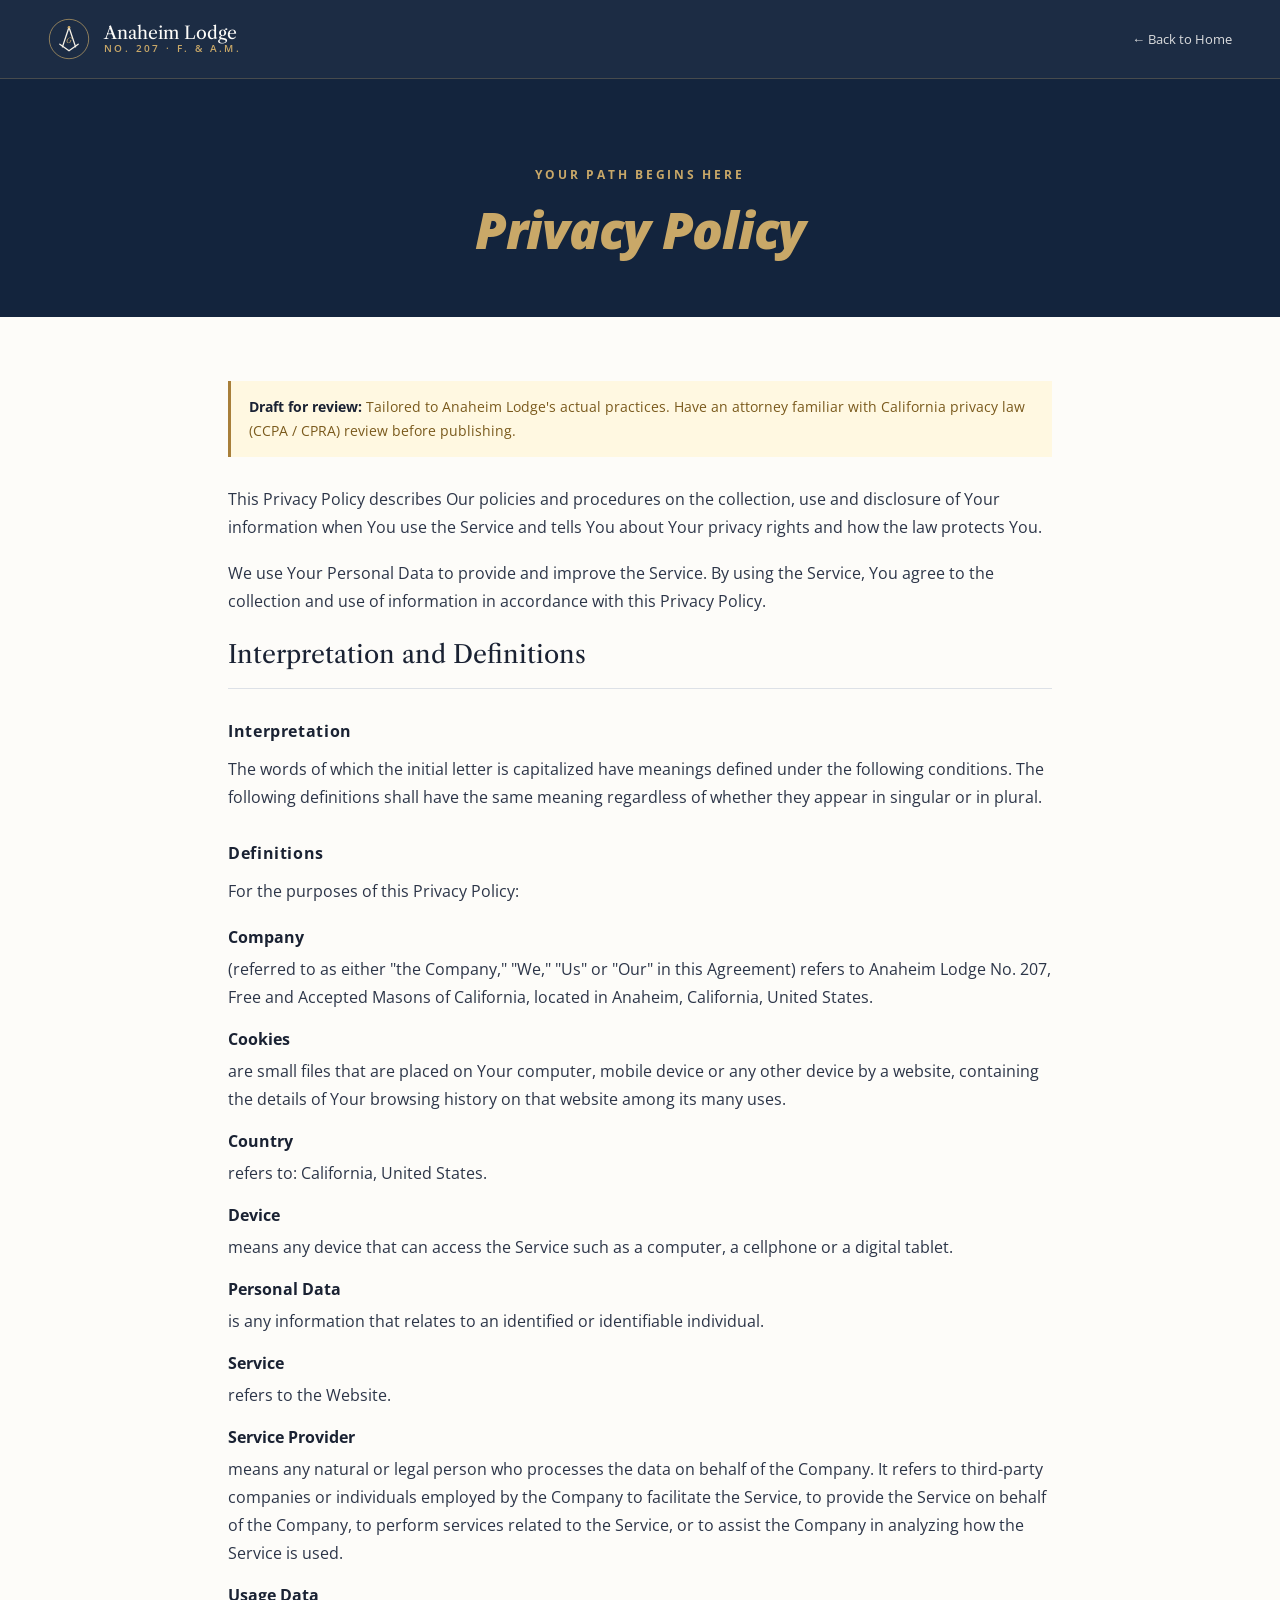
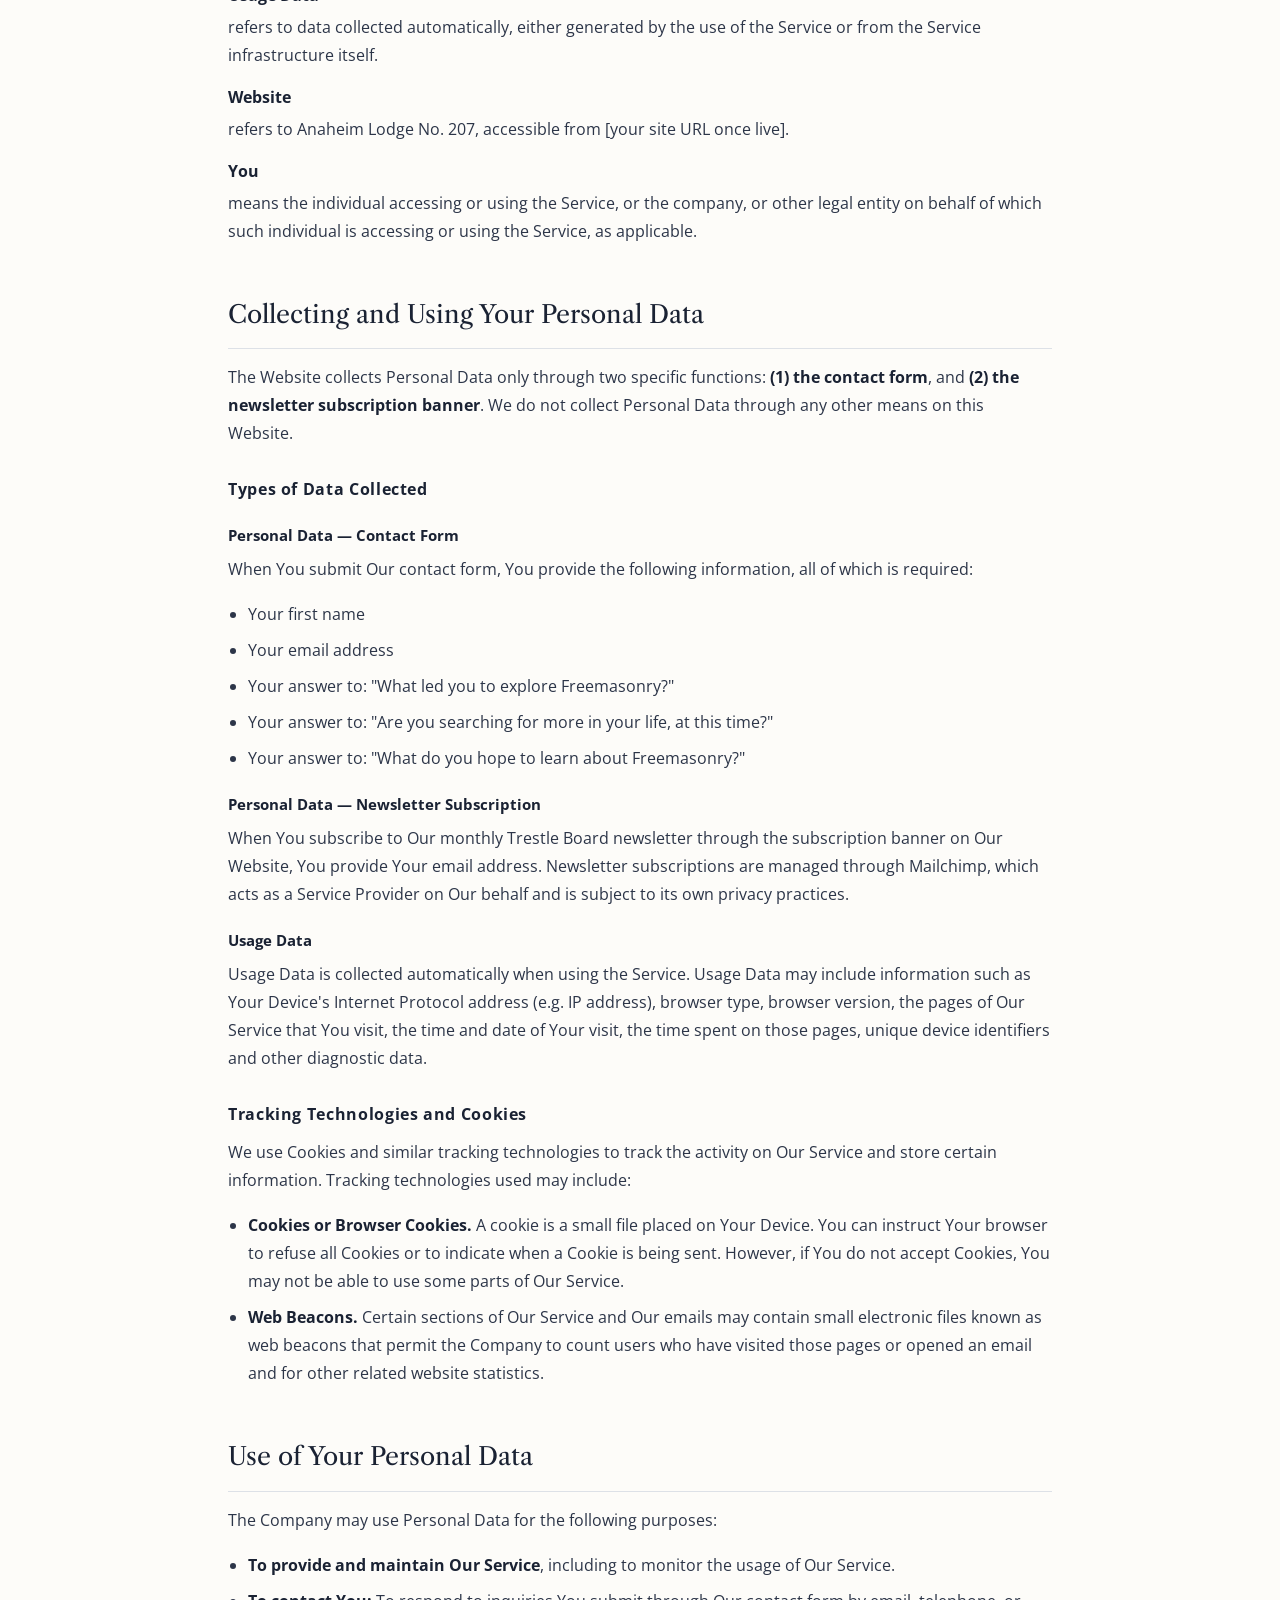
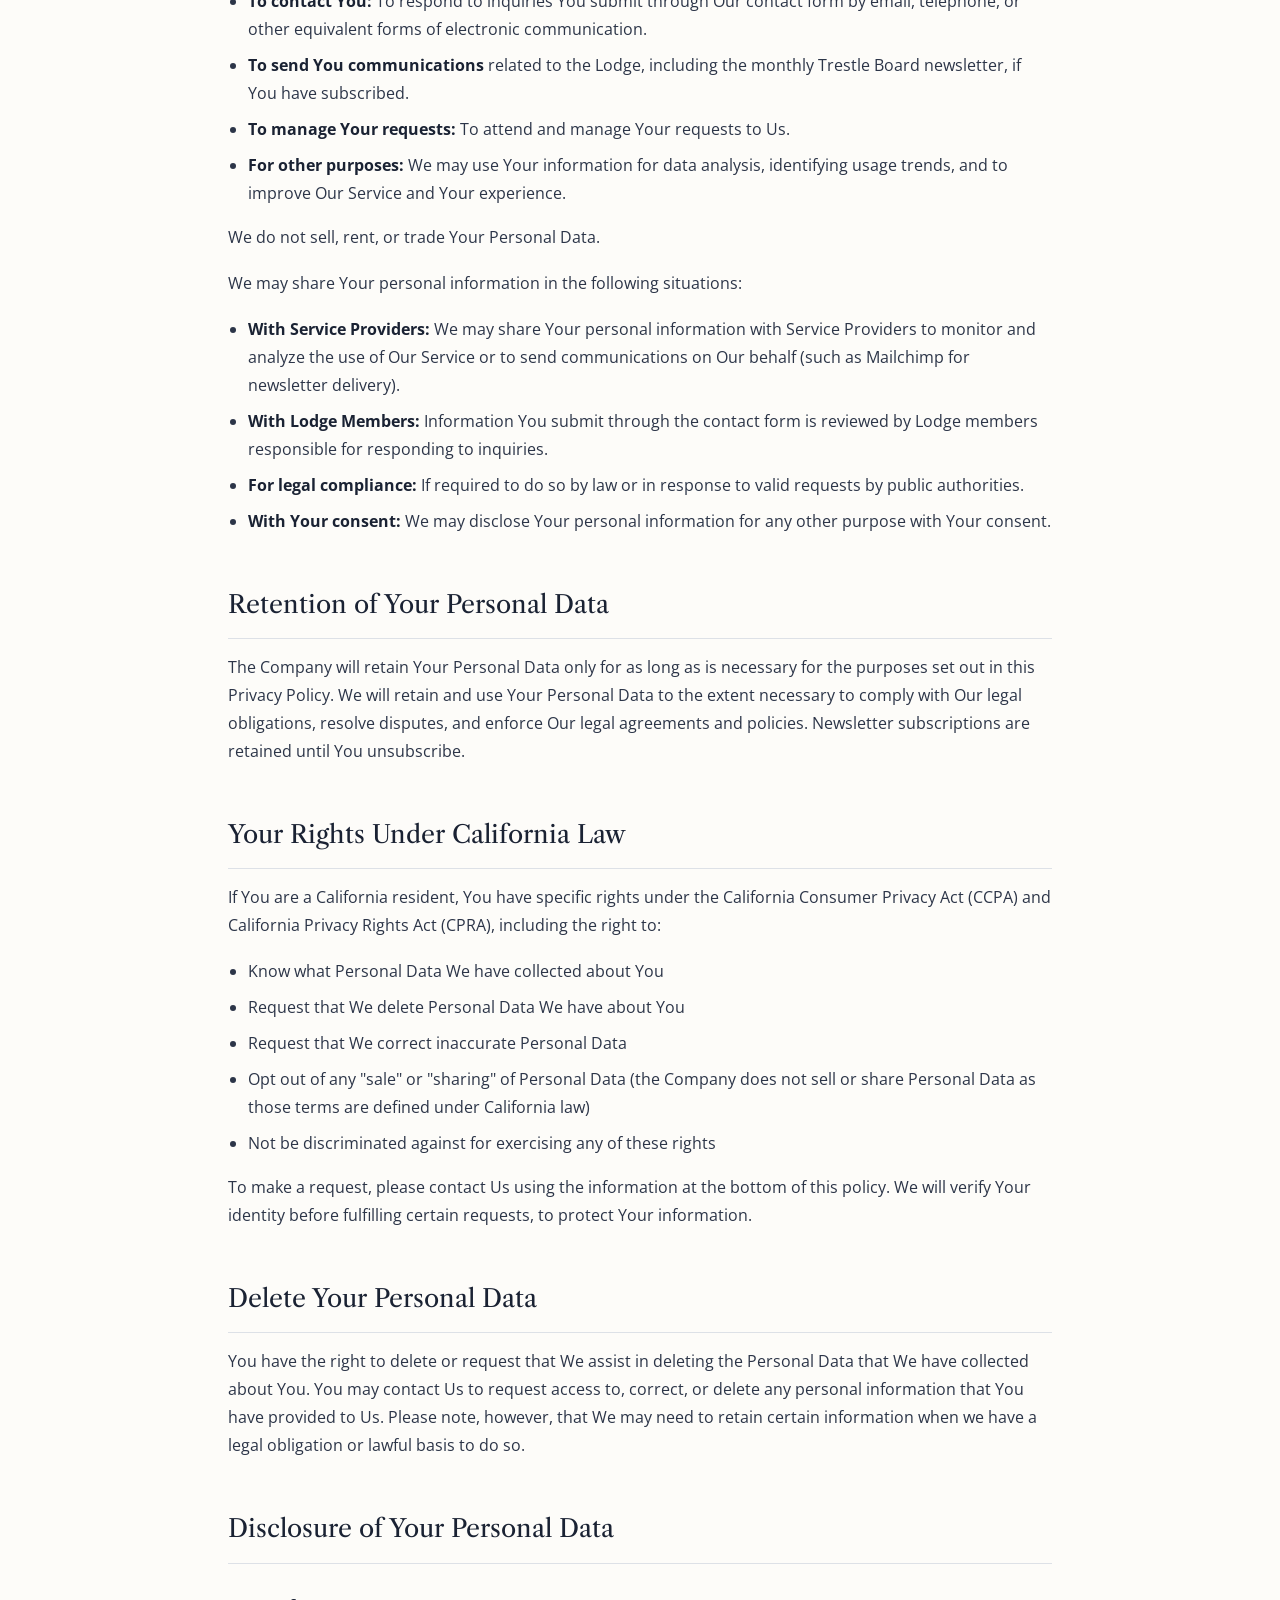
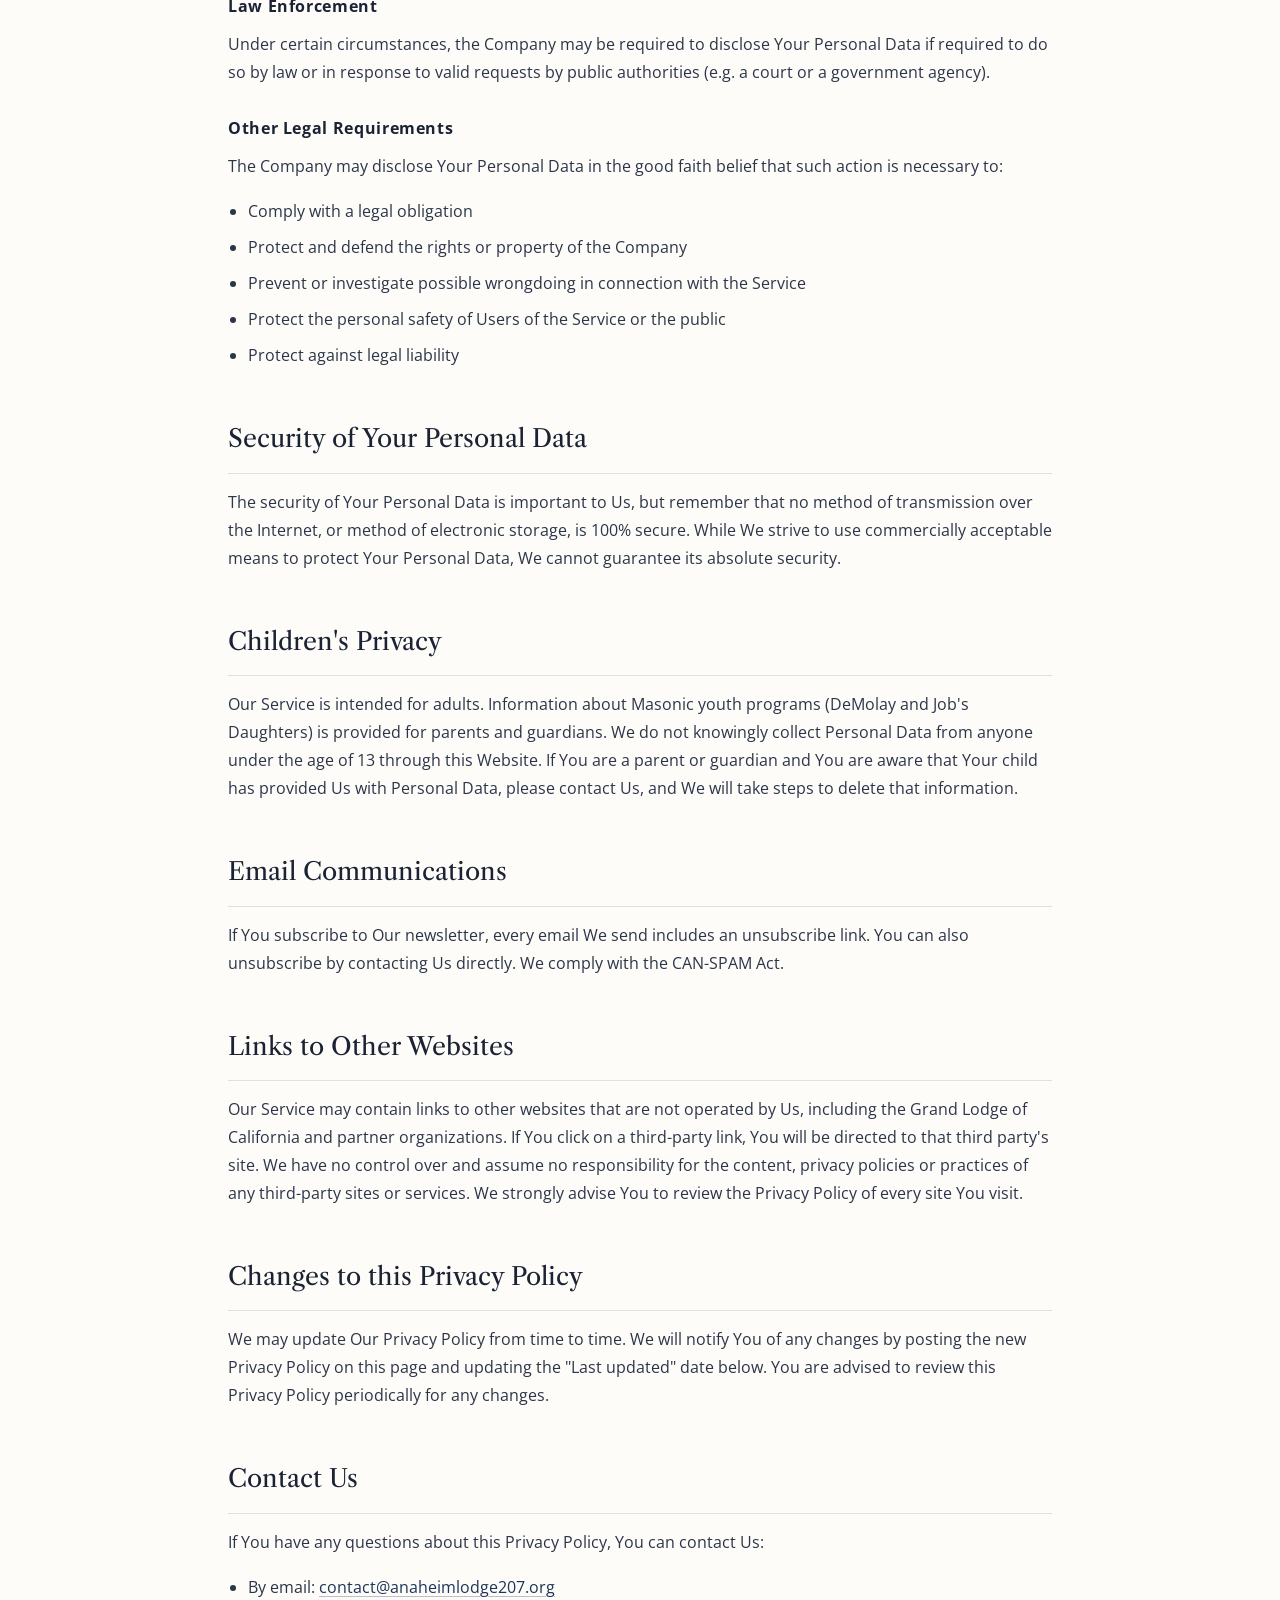
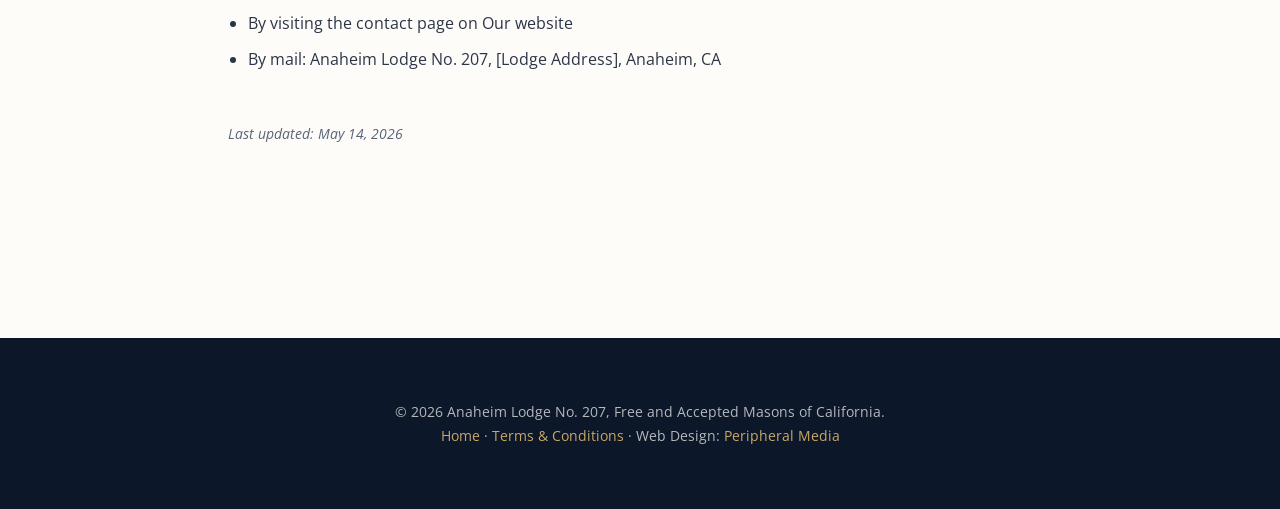
<file: _source/writeups/privacy-earlier-draft.html>
<!doctype html>
<html lang="en">
<head>
<meta charset="utf-8">
<meta name="viewport" content="width=device-width,initial-scale=1">
<title>Privacy Policy | Anaheim Lodge No. 207</title>
<meta name="description" content="Read Anaheim Lodge No. 207's Privacy Policy to learn how we collect, use, and protect your information across our website, forms, and newsletter.">
<meta name="keywords" content="Anaheim Lodge No. 207, Masonic lodge, privacy policy, data protection, website privacy, personal information, cookies, CCPA, California lodge">
<meta name="robots" content="index,follow">
<link rel="preconnect" href="https://fonts.googleapis.com">
<link rel="preconnect" href="https://fonts.gstatic.com" crossorigin>
<link href="https://fonts.googleapis.com/css2?family=Libre+Caslon+Text:ital,wght@0,400;0,700;1,400&family=Open+Sans:wght@300;400;500;600;700;800&display=swap" rel="stylesheet">
<style>
:root{
  --bg:#fdfcf9; --cream:#eef0f4; --paper:#ffffff;
  --ink:#1a2233; --ink-soft:#2c3548; --muted:#5a6478;
  --rule:#dde1e7;
  --navy:#1d3557; --navy-deep:#13243d;
  --gold:#a87f3a; --gold-soft:#c9a868;
  --serif:"Libre Caslon Text", "Hoefler Text", Georgia, serif;
  --sans:"Open Sans", -apple-system, BlinkMacSystemFont, sans-serif;
  --maxw:880px;
}
*{box-sizing:border-box}
body{margin:0; font-family:var(--sans); color:var(--ink); background:var(--bg); line-height:1.75; -webkit-font-smoothing:antialiased}
a{color:var(--navy); text-decoration:underline; text-decoration-color:rgba(29,53,87,0.3); text-underline-offset:3px}
a:hover{text-decoration-color:var(--navy)}

.nav{position:sticky; top:0; z-index:50; background:rgba(19,36,61,0.96); backdrop-filter:saturate(140%) blur(10px); border-bottom:1px solid rgba(200,168,104,0.25)}
.nav-inner{max-width:1240px; margin:0 auto; padding:18px 28px; display:flex; align-items:center; justify-content:space-between; color:var(--bg)}
.brand{display:flex; align-items:center; gap:14px; text-decoration:none; color:var(--bg)}
.brand-mark{width:42px; height:42px}
.brand-text{display:flex; flex-direction:column; line-height:1.1}
.brand-name{font-family:var(--serif); font-size:1.1rem; color:var(--bg)}
.brand-sub{font-family:var(--sans); font-size:0.62rem; letter-spacing:0.24em; text-transform:uppercase; color:var(--gold-soft); font-weight:600}
.nav-back{font-size:0.82rem; color:rgba(253,252,249,0.85); text-decoration:none}
.nav-back:hover{color:var(--gold-soft)}

.page-hero{background:var(--navy-deep); color:var(--bg); padding:80px 28px 60px; text-align:center}
.page-hero-inner{max-width:var(--maxw); margin:0 auto}
.eyebrow{font-family:var(--sans); font-size:0.72rem; letter-spacing:0.24em; text-transform:uppercase; color:var(--gold-soft); font-weight:700}
.page-hero h1{font-family:var(--sans); font-weight:800; font-size:clamp(2rem,4vw,3.2rem); letter-spacing:-0.025em; line-height:1.1; margin:14px 0 0; color:var(--bg)}
.page-hero h1 em{font-style:italic; color:var(--gold-soft); font-weight:800}

main{max-width:var(--maxw); margin:0 auto; padding:64px 28px 96px}
main p{margin:0 0 1.1em; color:var(--ink-soft)}
main strong{color:var(--ink); font-weight:700}
main h2{font-family:var(--serif); font-weight:400; font-size:1.55rem; margin:48px 0 14px; color:var(--ink); padding-bottom:12px; border-bottom:1px solid var(--rule)}
main h2:first-of-type{margin-top:0}
main h3{font-family:var(--sans); font-weight:700; font-size:1rem; letter-spacing:0.04em; margin:28px 0 10px; color:var(--ink)}
main h4{font-family:var(--sans); font-weight:700; font-size:0.92rem; margin:20px 0 6px; color:var(--ink)}
main ul{padding-left:20px; color:var(--ink-soft); margin:0 0 1em}
main ul li{margin-bottom:8px}

dl.definitions dt{font-weight:700; color:var(--ink); margin-top:14px}
dl.definitions dd{margin:4px 0 0; color:var(--ink-soft)}

.legal-note{background:#fff8e1; border-left:3px solid var(--gold); padding:14px 18px; margin:0 0 28px; font-size:0.86rem; color:#7a5a1d}

.footer{background:#0c1729; color:rgba(253,252,249,0.7); padding:48px 28px; text-align:center; font-size:0.85rem; margin-top:80px}
.footer a{color:var(--gold-soft); text-decoration:none}
.footer a:hover{color:var(--bg)}
</style>
</head>
<body>

<nav class="nav">
  <div class="nav-inner">
    <a class="brand" href="/">
      <svg class="brand-mark" viewBox="0 0 64 64" xmlns="http://www.w3.org/2000/svg" aria-hidden="true">
        <circle cx="32" cy="32" r="30" fill="none" stroke="#c9a868" stroke-width="1"/>
        <path d="M32 14 L22 44 M32 14 L42 44" stroke="#f6f1e6" stroke-width="2" stroke-linecap="round" fill="none"/>
        <circle cx="32" cy="14" r="2" fill="#c9a868"/>
        <path d="M18 40 L32 50 L46 40" stroke="#f6f1e6" stroke-width="2" stroke-linecap="round" stroke-linejoin="round" fill="none"/>
        <text x="32" y="38" text-anchor="middle" font-family="Libre Caslon Text, serif" font-size="11" font-style="italic" fill="#c9a868">G</text>
      </svg>
      <span class="brand-text">
        <span class="brand-name">Anaheim Lodge</span>
        <span class="brand-sub">No. 207 · F. & A.M.</span>
      </span>
    </a>
    <a class="nav-back" href="/">← Back to Home</a>
  </div>
</nav>

<section class="page-hero">
  <div class="page-hero-inner">
    <span class="eyebrow">Your Path Begins Here</span>
    <h1><em>Privacy Policy</em></h1>
  </div>
</section>

<main>
  <div class="legal-note"><strong>Draft for review:</strong> Tailored to Anaheim Lodge's actual practices. Have an attorney familiar with California privacy law (CCPA / CPRA) review before publishing.</div>

  <p>This Privacy Policy describes Our policies and procedures on the collection, use and disclosure of Your information when You use the Service and tells You about Your privacy rights and how the law protects You.</p>
  <p>We use Your Personal Data to provide and improve the Service. By using the Service, You agree to the collection and use of information in accordance with this Privacy Policy.</p>

  <h2>Interpretation and Definitions</h2>

  <h3>Interpretation</h3>
  <p>The words of which the initial letter is capitalized have meanings defined under the following conditions. The following definitions shall have the same meaning regardless of whether they appear in singular or in plural.</p>

  <h3>Definitions</h3>
  <p>For the purposes of this Privacy Policy:</p>
  <dl class="definitions">
    <dt>Company</dt>
    <dd>(referred to as either "the Company," "We," "Us" or "Our" in this Agreement) refers to Anaheim Lodge No. 207, Free and Accepted Masons of California, located in Anaheim, California, United States.</dd>

    <dt>Cookies</dt>
    <dd>are small files that are placed on Your computer, mobile device or any other device by a website, containing the details of Your browsing history on that website among its many uses.</dd>

    <dt>Country</dt>
    <dd>refers to: California, United States.</dd>

    <dt>Device</dt>
    <dd>means any device that can access the Service such as a computer, a cellphone or a digital tablet.</dd>

    <dt>Personal Data</dt>
    <dd>is any information that relates to an identified or identifiable individual.</dd>

    <dt>Service</dt>
    <dd>refers to the Website.</dd>

    <dt>Service Provider</dt>
    <dd>means any natural or legal person who processes the data on behalf of the Company. It refers to third-party companies or individuals employed by the Company to facilitate the Service, to provide the Service on behalf of the Company, to perform services related to the Service, or to assist the Company in analyzing how the Service is used.</dd>

    <dt>Usage Data</dt>
    <dd>refers to data collected automatically, either generated by the use of the Service or from the Service infrastructure itself.</dd>

    <dt>Website</dt>
    <dd>refers to Anaheim Lodge No. 207, accessible from [your site URL once live].</dd>

    <dt>You</dt>
    <dd>means the individual accessing or using the Service, or the company, or other legal entity on behalf of which such individual is accessing or using the Service, as applicable.</dd>
  </dl>

  <h2>Collecting and Using Your Personal Data</h2>

  <p>The Website collects Personal Data only through two specific functions: <strong>(1) the contact form</strong>, and <strong>(2) the newsletter subscription banner</strong>. We do not collect Personal Data through any other means on this Website.</p>

  <h3>Types of Data Collected</h3>

  <h4>Personal Data — Contact Form</h4>
  <p>When You submit Our contact form, You provide the following information, all of which is required:</p>
  <ul>
    <li>Your first name</li>
    <li>Your email address</li>
    <li>Your answer to: "What led you to explore Freemasonry?"</li>
    <li>Your answer to: "Are you searching for more in your life, at this time?"</li>
    <li>Your answer to: "What do you hope to learn about Freemasonry?"</li>
  </ul>

  <h4>Personal Data — Newsletter Subscription</h4>
  <p>When You subscribe to Our monthly Trestle Board newsletter through the subscription banner on Our Website, You provide Your email address. Newsletter subscriptions are managed through Mailchimp, which acts as a Service Provider on Our behalf and is subject to its own privacy practices.</p>

  <h4>Usage Data</h4>
  <p>Usage Data is collected automatically when using the Service. Usage Data may include information such as Your Device's Internet Protocol address (e.g. IP address), browser type, browser version, the pages of Our Service that You visit, the time and date of Your visit, the time spent on those pages, unique device identifiers and other diagnostic data.</p>

  <h3>Tracking Technologies and Cookies</h3>
  <p>We use Cookies and similar tracking technologies to track the activity on Our Service and store certain information. Tracking technologies used may include:</p>
  <ul>
    <li><strong>Cookies or Browser Cookies.</strong> A cookie is a small file placed on Your Device. You can instruct Your browser to refuse all Cookies or to indicate when a Cookie is being sent. However, if You do not accept Cookies, You may not be able to use some parts of Our Service.</li>
    <li><strong>Web Beacons.</strong> Certain sections of Our Service and Our emails may contain small electronic files known as web beacons that permit the Company to count users who have visited those pages or opened an email and for other related website statistics.</li>
  </ul>

  <h2>Use of Your Personal Data</h2>
  <p>The Company may use Personal Data for the following purposes:</p>
  <ul>
    <li><strong>To provide and maintain Our Service</strong>, including to monitor the usage of Our Service.</li>
    <li><strong>To contact You:</strong> To respond to inquiries You submit through Our contact form by email, telephone, or other equivalent forms of electronic communication.</li>
    <li><strong>To send You communications</strong> related to the Lodge, including the monthly Trestle Board newsletter, if You have subscribed.</li>
    <li><strong>To manage Your requests:</strong> To attend and manage Your requests to Us.</li>
    <li><strong>For other purposes:</strong> We may use Your information for data analysis, identifying usage trends, and to improve Our Service and Your experience.</li>
  </ul>
  <p>We do not sell, rent, or trade Your Personal Data.</p>

  <p>We may share Your personal information in the following situations:</p>
  <ul>
    <li><strong>With Service Providers:</strong> We may share Your personal information with Service Providers to monitor and analyze the use of Our Service or to send communications on Our behalf (such as Mailchimp for newsletter delivery).</li>
    <li><strong>With Lodge Members:</strong> Information You submit through the contact form is reviewed by Lodge members responsible for responding to inquiries.</li>
    <li><strong>For legal compliance:</strong> If required to do so by law or in response to valid requests by public authorities.</li>
    <li><strong>With Your consent:</strong> We may disclose Your personal information for any other purpose with Your consent.</li>
  </ul>

  <h2>Retention of Your Personal Data</h2>
  <p>The Company will retain Your Personal Data only for as long as is necessary for the purposes set out in this Privacy Policy. We will retain and use Your Personal Data to the extent necessary to comply with Our legal obligations, resolve disputes, and enforce Our legal agreements and policies. Newsletter subscriptions are retained until You unsubscribe.</p>

  <h2>Your Rights Under California Law</h2>
  <p>If You are a California resident, You have specific rights under the California Consumer Privacy Act (CCPA) and California Privacy Rights Act (CPRA), including the right to:</p>
  <ul>
    <li>Know what Personal Data We have collected about You</li>
    <li>Request that We delete Personal Data We have about You</li>
    <li>Request that We correct inaccurate Personal Data</li>
    <li>Opt out of any "sale" or "sharing" of Personal Data (the Company does not sell or share Personal Data as those terms are defined under California law)</li>
    <li>Not be discriminated against for exercising any of these rights</li>
  </ul>
  <p>To make a request, please contact Us using the information at the bottom of this policy. We will verify Your identity before fulfilling certain requests, to protect Your information.</p>

  <h2>Delete Your Personal Data</h2>
  <p>You have the right to delete or request that We assist in deleting the Personal Data that We have collected about You. You may contact Us to request access to, correct, or delete any personal information that You have provided to Us. Please note, however, that We may need to retain certain information when we have a legal obligation or lawful basis to do so.</p>

  <h2>Disclosure of Your Personal Data</h2>

  <h3>Law Enforcement</h3>
  <p>Under certain circumstances, the Company may be required to disclose Your Personal Data if required to do so by law or in response to valid requests by public authorities (e.g. a court or a government agency).</p>

  <h3>Other Legal Requirements</h3>
  <p>The Company may disclose Your Personal Data in the good faith belief that such action is necessary to:</p>
  <ul>
    <li>Comply with a legal obligation</li>
    <li>Protect and defend the rights or property of the Company</li>
    <li>Prevent or investigate possible wrongdoing in connection with the Service</li>
    <li>Protect the personal safety of Users of the Service or the public</li>
    <li>Protect against legal liability</li>
  </ul>

  <h2>Security of Your Personal Data</h2>
  <p>The security of Your Personal Data is important to Us, but remember that no method of transmission over the Internet, or method of electronic storage, is 100% secure. While We strive to use commercially acceptable means to protect Your Personal Data, We cannot guarantee its absolute security.</p>

  <h2>Children's Privacy</h2>
  <p>Our Service is intended for adults. Information about Masonic youth programs (DeMolay and Job's Daughters) is provided for parents and guardians. We do not knowingly collect Personal Data from anyone under the age of 13 through this Website. If You are a parent or guardian and You are aware that Your child has provided Us with Personal Data, please contact Us, and We will take steps to delete that information.</p>

  <h2>Email Communications</h2>
  <p>If You subscribe to Our newsletter, every email We send includes an unsubscribe link. You can also unsubscribe by contacting Us directly. We comply with the CAN-SPAM Act.</p>

  <h2>Links to Other Websites</h2>
  <p>Our Service may contain links to other websites that are not operated by Us, including the Grand Lodge of California and partner organizations. If You click on a third-party link, You will be directed to that third party's site. We have no control over and assume no responsibility for the content, privacy policies or practices of any third-party sites or services. We strongly advise You to review the Privacy Policy of every site You visit.</p>

  <h2>Changes to this Privacy Policy</h2>
  <p>We may update Our Privacy Policy from time to time. We will notify You of any changes by posting the new Privacy Policy on this page and updating the "Last updated" date below. You are advised to review this Privacy Policy periodically for any changes.</p>

  <h2>Contact Us</h2>
  <p>If You have any questions about this Privacy Policy, You can contact Us:</p>
  <ul>
    <li>By email: <a href="mailto:contact@anaheimlodge207.org">contact@anaheimlodge207.org</a></li>
    <li>By visiting the contact page on Our website</li>
    <li>By mail: Anaheim Lodge No. 207, [Lodge Address], Anaheim, CA</li>
  </ul>

  <p style="margin-top:48px; font-style:italic; color:var(--muted); font-size:0.9rem">Last updated: May 14, 2026</p>
</main>

<footer class="footer">
  <p>© 2026 Anaheim Lodge No. 207, Free and Accepted Masons of California.<br>
  <a href="/">Home</a> · <a href="/terms.html">Terms &amp; Conditions</a> · Web Design: <a href="https://peripheral-media.com" target="_blank" rel="noopener">Peripheral Media</a></p>
</footer>

</body>
</html>
</file>
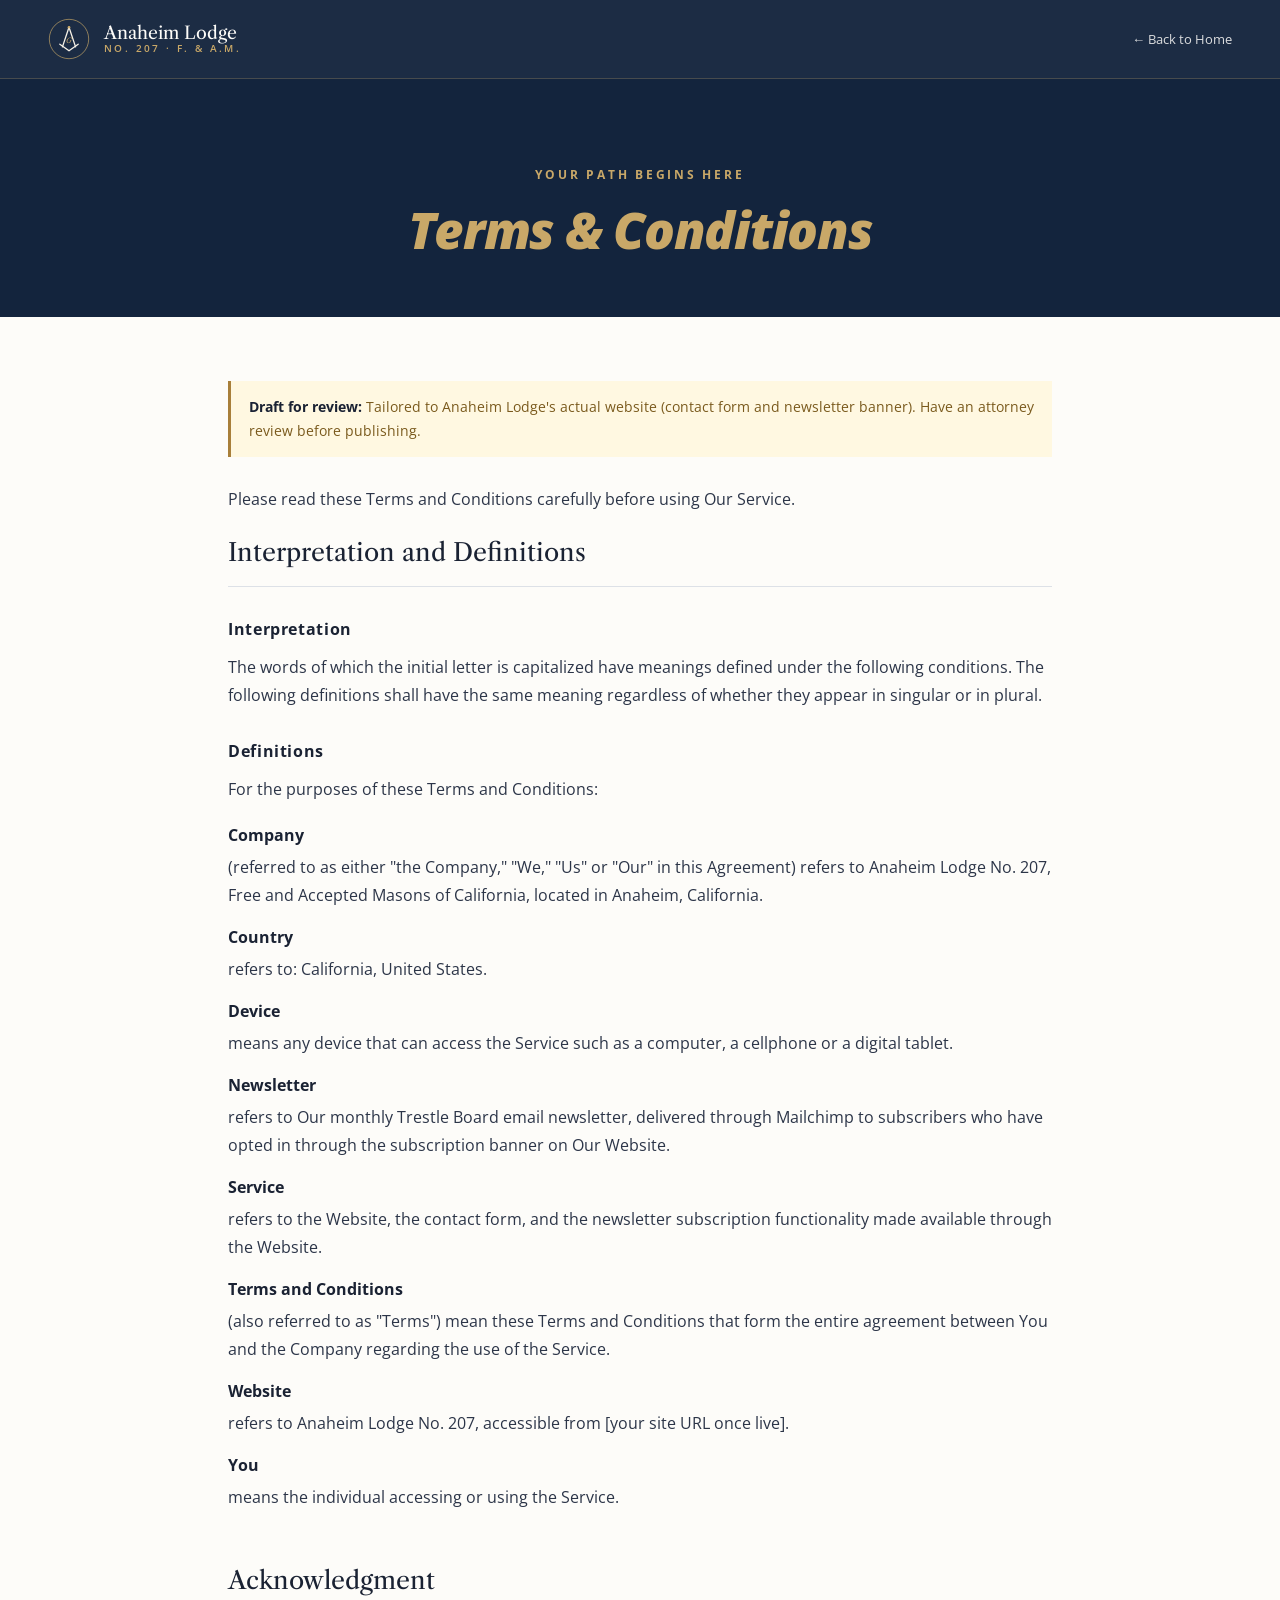
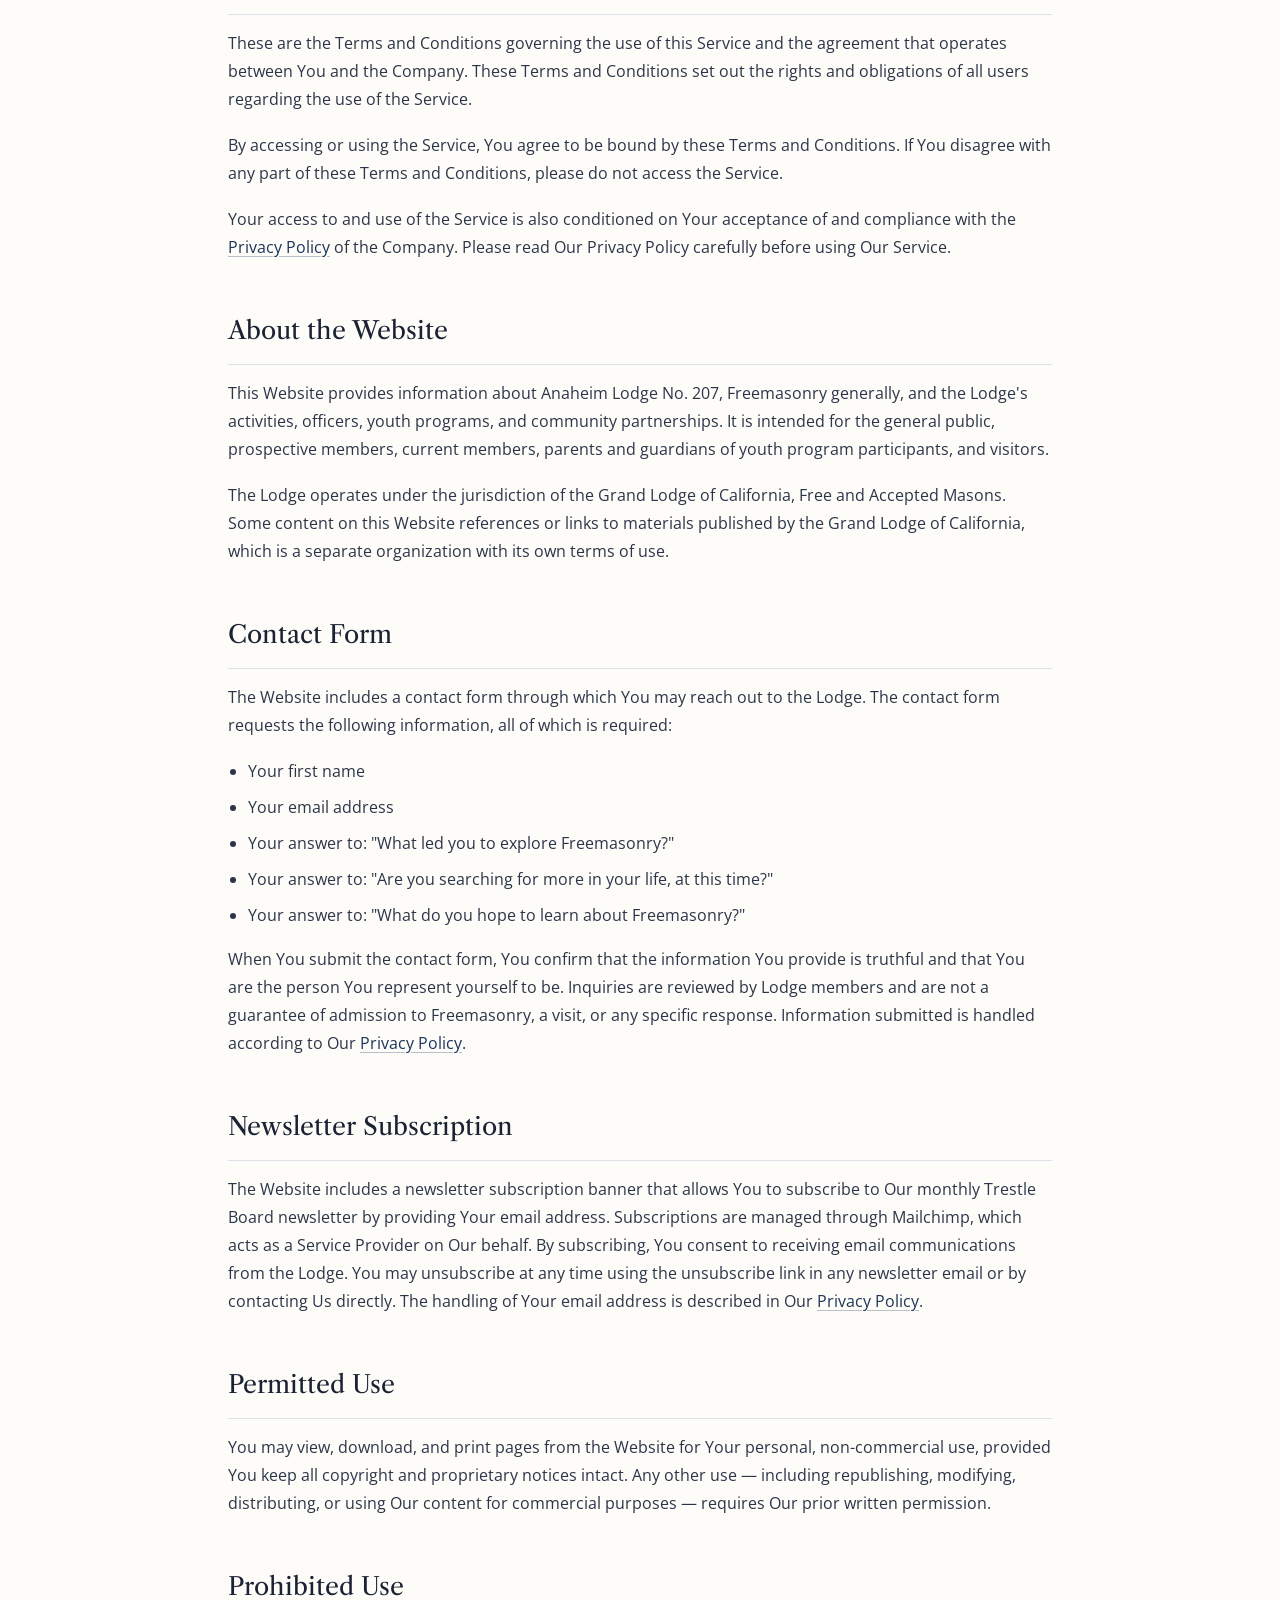
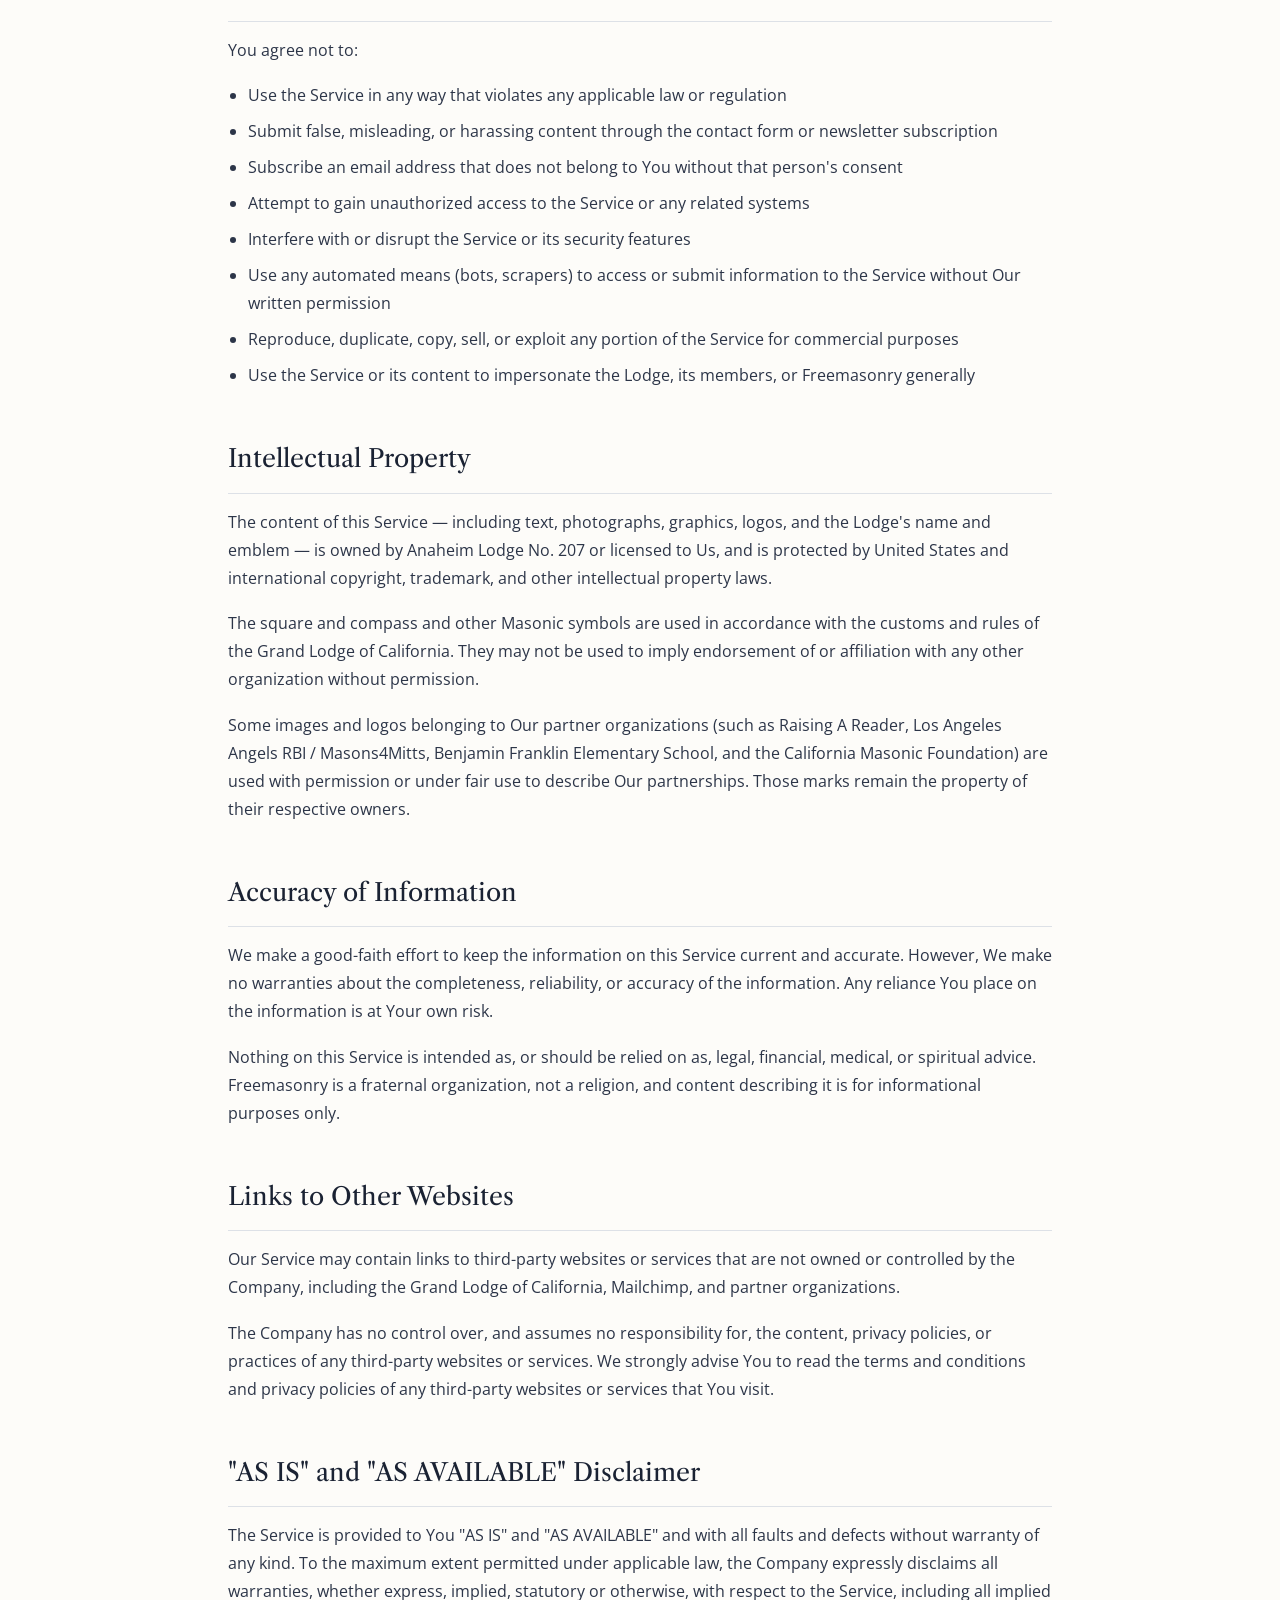
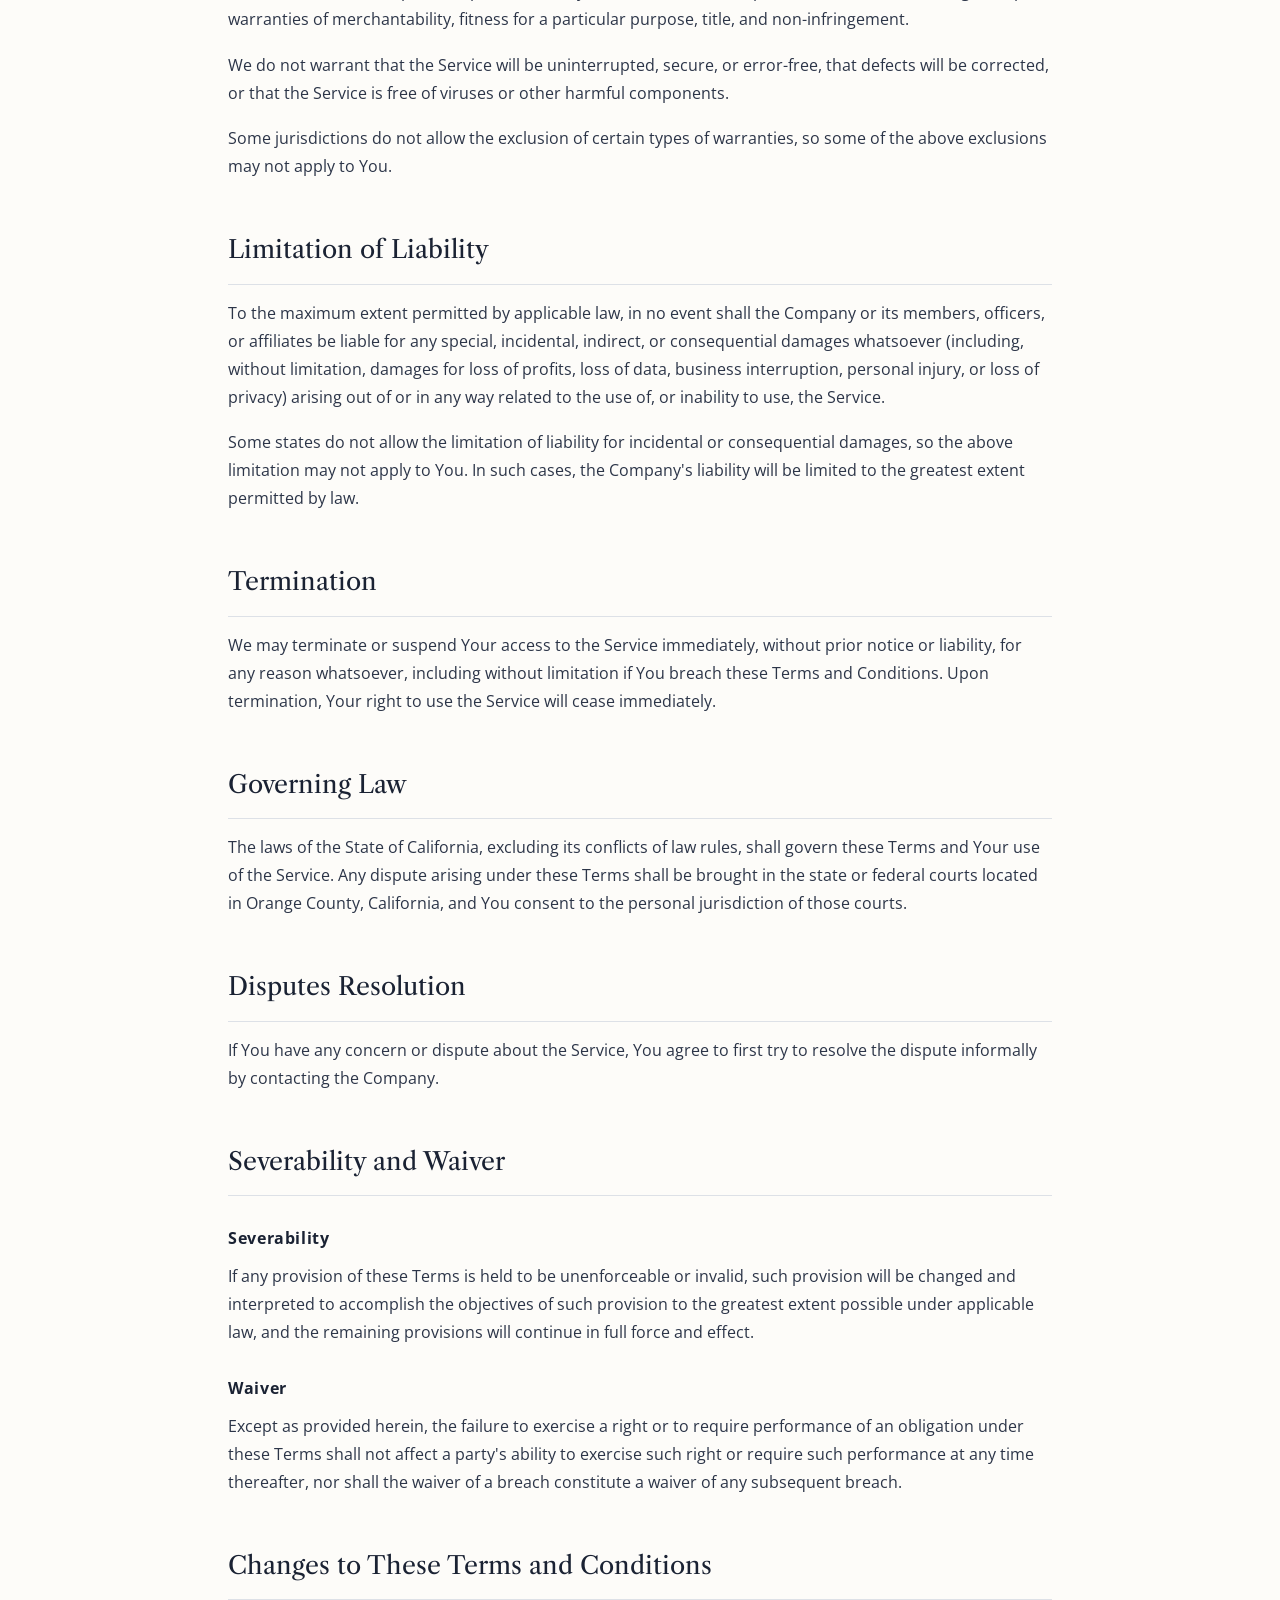
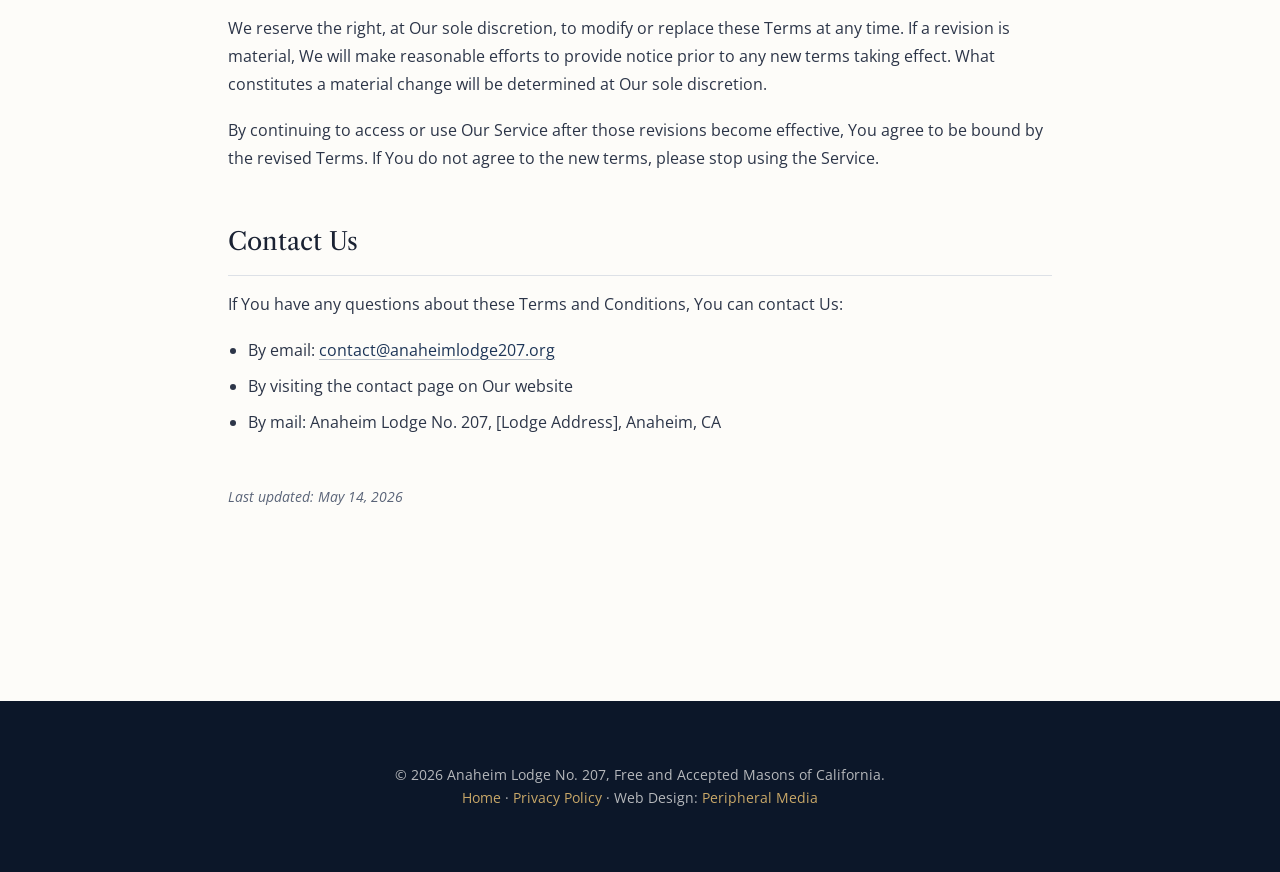
<file: _source/writeups/terms-earlier-draft.html>
<!doctype html>
<html lang="en">
<head>
<meta charset="utf-8">
<meta name="viewport" content="width=device-width,initial-scale=1">
<title>Terms &amp; Conditions | Anaheim Lodge No. 207</title>
<meta name="description" content="Review the Terms & Conditions for Anaheim Lodge No. 207. Rules for using our website, disclaimers, user responsibilities, and contact details.">
<meta name="keywords" content="Anaheim Lodge No. 207, Masonic lodge, terms and conditions, website terms, user agreement, disclaimers, acceptable use, California lodge">
<meta name="robots" content="index,follow">
<link rel="preconnect" href="https://fonts.googleapis.com">
<link rel="preconnect" href="https://fonts.gstatic.com" crossorigin>
<link href="https://fonts.googleapis.com/css2?family=Libre+Caslon+Text:ital,wght@0,400;0,700;1,400&family=Open+Sans:wght@300;400;500;600;700;800&display=swap" rel="stylesheet">
<style>
:root{
  --bg:#fdfcf9; --cream:#eef0f4; --paper:#ffffff;
  --ink:#1a2233; --ink-soft:#2c3548; --muted:#5a6478;
  --rule:#dde1e7;
  --navy:#1d3557; --navy-deep:#13243d;
  --gold:#a87f3a; --gold-soft:#c9a868;
  --serif:"Libre Caslon Text", "Hoefler Text", Georgia, serif;
  --sans:"Open Sans", -apple-system, BlinkMacSystemFont, sans-serif;
  --maxw:880px;
}
*{box-sizing:border-box}
body{margin:0; font-family:var(--sans); color:var(--ink); background:var(--bg); line-height:1.75; -webkit-font-smoothing:antialiased}
a{color:var(--navy); text-decoration:underline; text-decoration-color:rgba(29,53,87,0.3); text-underline-offset:3px}
a:hover{text-decoration-color:var(--navy)}

.nav{position:sticky; top:0; z-index:50; background:rgba(19,36,61,0.96); backdrop-filter:saturate(140%) blur(10px); border-bottom:1px solid rgba(200,168,104,0.25)}
.nav-inner{max-width:1240px; margin:0 auto; padding:18px 28px; display:flex; align-items:center; justify-content:space-between; color:var(--bg)}
.brand{display:flex; align-items:center; gap:14px; text-decoration:none; color:var(--bg)}
.brand-mark{width:42px; height:42px}
.brand-text{display:flex; flex-direction:column; line-height:1.1}
.brand-name{font-family:var(--serif); font-size:1.1rem; color:var(--bg)}
.brand-sub{font-family:var(--sans); font-size:0.62rem; letter-spacing:0.24em; text-transform:uppercase; color:var(--gold-soft); font-weight:600}
.nav-back{font-size:0.82rem; color:rgba(253,252,249,0.85); text-decoration:none}
.nav-back:hover{color:var(--gold-soft)}

.page-hero{background:var(--navy-deep); color:var(--bg); padding:80px 28px 60px; text-align:center}
.page-hero-inner{max-width:var(--maxw); margin:0 auto}
.eyebrow{font-family:var(--sans); font-size:0.72rem; letter-spacing:0.24em; text-transform:uppercase; color:var(--gold-soft); font-weight:700}
.page-hero h1{font-family:var(--sans); font-weight:800; font-size:clamp(2rem,4vw,3.2rem); letter-spacing:-0.025em; line-height:1.1; margin:14px 0 0; color:var(--bg)}
.page-hero h1 em{font-style:italic; color:var(--gold-soft); font-weight:800}

main{max-width:var(--maxw); margin:0 auto; padding:64px 28px 96px}
main p{margin:0 0 1.1em; color:var(--ink-soft)}
main strong{color:var(--ink); font-weight:700}
main h2{font-family:var(--serif); font-weight:400; font-size:1.55rem; margin:48px 0 14px; color:var(--ink); padding-bottom:12px; border-bottom:1px solid var(--rule)}
main h2:first-of-type{margin-top:0}
main h3{font-family:var(--sans); font-weight:700; font-size:1rem; letter-spacing:0.04em; margin:28px 0 10px; color:var(--ink)}
main ul{padding-left:20px; color:var(--ink-soft); margin:0 0 1em}
main ul li{margin-bottom:8px}

dl.definitions dt{font-weight:700; color:var(--ink); margin-top:14px}
dl.definitions dd{margin:4px 0 0; color:var(--ink-soft)}

.legal-note{background:#fff8e1; border-left:3px solid var(--gold); padding:14px 18px; margin:0 0 28px; font-size:0.86rem; color:#7a5a1d}

.footer{background:#0c1729; color:rgba(253,252,249,0.7); padding:48px 28px; text-align:center; font-size:0.85rem; margin-top:80px}
.footer a{color:var(--gold-soft); text-decoration:none}
.footer a:hover{color:var(--bg)}
</style>
</head>
<body>

<nav class="nav">
  <div class="nav-inner">
    <a class="brand" href="/">
      <svg class="brand-mark" viewBox="0 0 64 64" xmlns="http://www.w3.org/2000/svg" aria-hidden="true">
        <circle cx="32" cy="32" r="30" fill="none" stroke="#c9a868" stroke-width="1"/>
        <path d="M32 14 L22 44 M32 14 L42 44" stroke="#f6f1e6" stroke-width="2" stroke-linecap="round" fill="none"/>
        <circle cx="32" cy="14" r="2" fill="#c9a868"/>
        <path d="M18 40 L32 50 L46 40" stroke="#f6f1e6" stroke-width="2" stroke-linecap="round" stroke-linejoin="round" fill="none"/>
        <text x="32" y="38" text-anchor="middle" font-family="Libre Caslon Text, serif" font-size="11" font-style="italic" fill="#c9a868">G</text>
      </svg>
      <span class="brand-text">
        <span class="brand-name">Anaheim Lodge</span>
        <span class="brand-sub">No. 207 · F. & A.M.</span>
      </span>
    </a>
    <a class="nav-back" href="/">← Back to Home</a>
  </div>
</nav>

<section class="page-hero">
  <div class="page-hero-inner">
    <span class="eyebrow">Your Path Begins Here</span>
    <h1><em>Terms &amp; Conditions</em></h1>
  </div>
</section>

<main>
  <div class="legal-note"><strong>Draft for review:</strong> Tailored to Anaheim Lodge's actual website (contact form and newsletter banner). Have an attorney review before publishing.</div>

  <p>Please read these Terms and Conditions carefully before using Our Service.</p>

  <h2>Interpretation and Definitions</h2>

  <h3>Interpretation</h3>
  <p>The words of which the initial letter is capitalized have meanings defined under the following conditions. The following definitions shall have the same meaning regardless of whether they appear in singular or in plural.</p>

  <h3>Definitions</h3>
  <p>For the purposes of these Terms and Conditions:</p>
  <dl class="definitions">
    <dt>Company</dt>
    <dd>(referred to as either "the Company," "We," "Us" or "Our" in this Agreement) refers to Anaheim Lodge No. 207, Free and Accepted Masons of California, located in Anaheim, California.</dd>

    <dt>Country</dt>
    <dd>refers to: California, United States.</dd>

    <dt>Device</dt>
    <dd>means any device that can access the Service such as a computer, a cellphone or a digital tablet.</dd>

    <dt>Newsletter</dt>
    <dd>refers to Our monthly Trestle Board email newsletter, delivered through Mailchimp to subscribers who have opted in through the subscription banner on Our Website.</dd>

    <dt>Service</dt>
    <dd>refers to the Website, the contact form, and the newsletter subscription functionality made available through the Website.</dd>

    <dt>Terms and Conditions</dt>
    <dd>(also referred to as "Terms") mean these Terms and Conditions that form the entire agreement between You and the Company regarding the use of the Service.</dd>

    <dt>Website</dt>
    <dd>refers to Anaheim Lodge No. 207, accessible from [your site URL once live].</dd>

    <dt>You</dt>
    <dd>means the individual accessing or using the Service.</dd>
  </dl>

  <h2>Acknowledgment</h2>
  <p>These are the Terms and Conditions governing the use of this Service and the agreement that operates between You and the Company. These Terms and Conditions set out the rights and obligations of all users regarding the use of the Service.</p>
  <p>By accessing or using the Service, You agree to be bound by these Terms and Conditions. If You disagree with any part of these Terms and Conditions, please do not access the Service.</p>
  <p>Your access to and use of the Service is also conditioned on Your acceptance of and compliance with the <a href="/privacy.html">Privacy Policy</a> of the Company. Please read Our Privacy Policy carefully before using Our Service.</p>

  <h2>About the Website</h2>
  <p>This Website provides information about Anaheim Lodge No. 207, Freemasonry generally, and the Lodge's activities, officers, youth programs, and community partnerships. It is intended for the general public, prospective members, current members, parents and guardians of youth program participants, and visitors.</p>
  <p>The Lodge operates under the jurisdiction of the Grand Lodge of California, Free and Accepted Masons. Some content on this Website references or links to materials published by the Grand Lodge of California, which is a separate organization with its own terms of use.</p>

  <h2>Contact Form</h2>
  <p>The Website includes a contact form through which You may reach out to the Lodge. The contact form requests the following information, all of which is required:</p>
  <ul>
    <li>Your first name</li>
    <li>Your email address</li>
    <li>Your answer to: "What led you to explore Freemasonry?"</li>
    <li>Your answer to: "Are you searching for more in your life, at this time?"</li>
    <li>Your answer to: "What do you hope to learn about Freemasonry?"</li>
  </ul>
  <p>When You submit the contact form, You confirm that the information You provide is truthful and that You are the person You represent yourself to be. Inquiries are reviewed by Lodge members and are not a guarantee of admission to Freemasonry, a visit, or any specific response. Information submitted is handled according to Our <a href="/privacy.html">Privacy Policy</a>.</p>

  <h2>Newsletter Subscription</h2>
  <p>The Website includes a newsletter subscription banner that allows You to subscribe to Our monthly Trestle Board newsletter by providing Your email address. Subscriptions are managed through Mailchimp, which acts as a Service Provider on Our behalf. By subscribing, You consent to receiving email communications from the Lodge. You may unsubscribe at any time using the unsubscribe link in any newsletter email or by contacting Us directly. The handling of Your email address is described in Our <a href="/privacy.html">Privacy Policy</a>.</p>

  <h2>Permitted Use</h2>
  <p>You may view, download, and print pages from the Website for Your personal, non-commercial use, provided You keep all copyright and proprietary notices intact. Any other use — including republishing, modifying, distributing, or using Our content for commercial purposes — requires Our prior written permission.</p>

  <h2>Prohibited Use</h2>
  <p>You agree not to:</p>
  <ul>
    <li>Use the Service in any way that violates any applicable law or regulation</li>
    <li>Submit false, misleading, or harassing content through the contact form or newsletter subscription</li>
    <li>Subscribe an email address that does not belong to You without that person's consent</li>
    <li>Attempt to gain unauthorized access to the Service or any related systems</li>
    <li>Interfere with or disrupt the Service or its security features</li>
    <li>Use any automated means (bots, scrapers) to access or submit information to the Service without Our written permission</li>
    <li>Reproduce, duplicate, copy, sell, or exploit any portion of the Service for commercial purposes</li>
    <li>Use the Service or its content to impersonate the Lodge, its members, or Freemasonry generally</li>
  </ul>

  <h2>Intellectual Property</h2>
  <p>The content of this Service — including text, photographs, graphics, logos, and the Lodge's name and emblem — is owned by Anaheim Lodge No. 207 or licensed to Us, and is protected by United States and international copyright, trademark, and other intellectual property laws.</p>
  <p>The square and compass and other Masonic symbols are used in accordance with the customs and rules of the Grand Lodge of California. They may not be used to imply endorsement of or affiliation with any other organization without permission.</p>
  <p>Some images and logos belonging to Our partner organizations (such as Raising A Reader, Los Angeles Angels RBI / Masons4Mitts, Benjamin Franklin Elementary School, and the California Masonic Foundation) are used with permission or under fair use to describe Our partnerships. Those marks remain the property of their respective owners.</p>

  <h2>Accuracy of Information</h2>
  <p>We make a good-faith effort to keep the information on this Service current and accurate. However, We make no warranties about the completeness, reliability, or accuracy of the information. Any reliance You place on the information is at Your own risk.</p>
  <p>Nothing on this Service is intended as, or should be relied on as, legal, financial, medical, or spiritual advice. Freemasonry is a fraternal organization, not a religion, and content describing it is for informational purposes only.</p>

  <h2>Links to Other Websites</h2>
  <p>Our Service may contain links to third-party websites or services that are not owned or controlled by the Company, including the Grand Lodge of California, Mailchimp, and partner organizations.</p>
  <p>The Company has no control over, and assumes no responsibility for, the content, privacy policies, or practices of any third-party websites or services. We strongly advise You to read the terms and conditions and privacy policies of any third-party websites or services that You visit.</p>

  <h2>"AS IS" and "AS AVAILABLE" Disclaimer</h2>
  <p>The Service is provided to You "AS IS" and "AS AVAILABLE" and with all faults and defects without warranty of any kind. To the maximum extent permitted under applicable law, the Company expressly disclaims all warranties, whether express, implied, statutory or otherwise, with respect to the Service, including all implied warranties of merchantability, fitness for a particular purpose, title, and non-infringement.</p>
  <p>We do not warrant that the Service will be uninterrupted, secure, or error-free, that defects will be corrected, or that the Service is free of viruses or other harmful components.</p>
  <p>Some jurisdictions do not allow the exclusion of certain types of warranties, so some of the above exclusions may not apply to You.</p>

  <h2>Limitation of Liability</h2>
  <p>To the maximum extent permitted by applicable law, in no event shall the Company or its members, officers, or affiliates be liable for any special, incidental, indirect, or consequential damages whatsoever (including, without limitation, damages for loss of profits, loss of data, business interruption, personal injury, or loss of privacy) arising out of or in any way related to the use of, or inability to use, the Service.</p>
  <p>Some states do not allow the limitation of liability for incidental or consequential damages, so the above limitation may not apply to You. In such cases, the Company's liability will be limited to the greatest extent permitted by law.</p>

  <h2>Termination</h2>
  <p>We may terminate or suspend Your access to the Service immediately, without prior notice or liability, for any reason whatsoever, including without limitation if You breach these Terms and Conditions. Upon termination, Your right to use the Service will cease immediately.</p>

  <h2>Governing Law</h2>
  <p>The laws of the State of California, excluding its conflicts of law rules, shall govern these Terms and Your use of the Service. Any dispute arising under these Terms shall be brought in the state or federal courts located in Orange County, California, and You consent to the personal jurisdiction of those courts.</p>

  <h2>Disputes Resolution</h2>
  <p>If You have any concern or dispute about the Service, You agree to first try to resolve the dispute informally by contacting the Company.</p>

  <h2>Severability and Waiver</h2>

  <h3>Severability</h3>
  <p>If any provision of these Terms is held to be unenforceable or invalid, such provision will be changed and interpreted to accomplish the objectives of such provision to the greatest extent possible under applicable law, and the remaining provisions will continue in full force and effect.</p>

  <h3>Waiver</h3>
  <p>Except as provided herein, the failure to exercise a right or to require performance of an obligation under these Terms shall not affect a party's ability to exercise such right or require such performance at any time thereafter, nor shall the waiver of a breach constitute a waiver of any subsequent breach.</p>

  <h2>Changes to These Terms and Conditions</h2>
  <p>We reserve the right, at Our sole discretion, to modify or replace these Terms at any time. If a revision is material, We will make reasonable efforts to provide notice prior to any new terms taking effect. What constitutes a material change will be determined at Our sole discretion.</p>
  <p>By continuing to access or use Our Service after those revisions become effective, You agree to be bound by the revised Terms. If You do not agree to the new terms, please stop using the Service.</p>

  <h2>Contact Us</h2>
  <p>If You have any questions about these Terms and Conditions, You can contact Us:</p>
  <ul>
    <li>By email: <a href="mailto:contact@anaheimlodge207.org">contact@anaheimlodge207.org</a></li>
    <li>By visiting the contact page on Our website</li>
    <li>By mail: Anaheim Lodge No. 207, [Lodge Address], Anaheim, CA</li>
  </ul>

  <p style="margin-top:48px; font-style:italic; color:var(--muted); font-size:0.9rem">Last updated: May 14, 2026</p>
</main>

<footer class="footer">
  <p>© 2026 Anaheim Lodge No. 207, Free and Accepted Masons of California.<br>
  <a href="/">Home</a> · <a href="/privacy.html">Privacy Policy</a> · Web Design: <a href="https://peripheral-media.com" target="_blank" rel="noopener">Peripheral Media</a></p>
</footer>

</body>
</html>
</file>
<file: assets/css/site.css>
/* ==========================================================================
   Anaheim Lodge No. 207 F. & A. M.
   Shared stylesheet  —  assets/css/site.css
   Replicates the Brooklyn (United Themes) look from the WordPress build.
   Every color / size is a token below. Change once, applies sitewide.
   ========================================================================== */

/* ---------- 1. TOKENS ---------------------------------------------------- */
:root {
  /* Brand */
  --gold:         #ffc20e;   /* primary accent: buttons, eyebrows, rules      */
  --gold-hover:   #e5ad06;
  --ink:          #2b2b2b;   /* headings                                      */
  --body:         #6e6e6e;   /* paragraph text                                */
  --body-light:   #8a8a8a;
  --band-grey:    #4f4f4f;   /* "Get Connected" solid band                    */
  --white:        #ffffff;
  --off:          #fafafa;
  --rule:         #e6e6e6;
  --overlay:      rgba(0,0,0,.45);   /* hero + image-band darkening           */
  --overlay-deep: rgba(0,0,0,.62);

  /* Type
     --display  Raleway  (confirmed against the live Brooklyn build)
     --text     Open Sans
     Both load from Google Fonts in each page <head>. */
  --display: "Raleway", "Helvetica Neue", Helvetica, Arial, sans-serif;
  --text:    "Open Sans", "Helvetica Neue", Helvetica, Arial, sans-serif;

  /* Metrics */
  --header-h: 92px;
  --max:      1170px;
  --gutter:   24px;

  /* Motion */
  --ease: cubic-bezier(.25,.46,.45,.94);
}

/* ---------- 2. RESET ----------------------------------------------------- */
*, *::before, *::after { box-sizing: border-box; }

html { -webkit-text-size-adjust: 100%; scroll-behavior: smooth; }

body {
  margin: 0;
  font-family: var(--text);
  font-size: 14px;
  line-height: 1.9;
  color: var(--body);
  background: var(--white);
  overflow-x: hidden;
}

img { max-width: 100%; height: auto; display: block; border: 0; }
a   { color: inherit; text-decoration: none; }
ul  { margin: 0; padding: 0; list-style: none; }

:focus-visible {
  outline: 2px solid var(--gold);
  outline-offset: 3px;
}

@media (prefers-reduced-motion: reduce) {
  *, *::before, *::after {
    animation-duration: .001ms !important;
    animation-iteration-count: 1 !important;
    transition-duration: .001ms !important;
    scroll-behavior: auto !important;
  }
}

/* ---------- 3. LAYOUT HELPERS -------------------------------------------- */
.wrap {
  width: 100%;
  max-width: var(--max);
  margin: 0 auto;
  padding: 0 var(--gutter);
}

.wrap--narrow { max-width: 860px; }

.section        { padding: 96px 0; }
.section--tight { padding: 64px 0; }
.section--flush { padding: 0; }
.section--off   { background: var(--off); }

.grid { display: grid; gap: 40px; }
.grid--3 { grid-template-columns: repeat(3, 1fr); }
.grid--2 { grid-template-columns: repeat(2, 1fr); }

.center { text-align: center; }

/* ---------- 4. TYPOGRAPHY ------------------------------------------------ */
h1, h2, h3, h4, h5, h6 {
  font-family: var(--display);
  font-weight: 700;
  color: var(--ink);
  margin: 0 0 18px;
  line-height: 1.25;
  letter-spacing: -0.03em;
  text-wrap: balance;   /* even line lengths, no orphaned last word */
}
/* Body copy: keep a single word from stranding on its own line */
p, li { text-wrap: pretty; }

h1 { font-size: 54px; }
h2 { font-size: 40px; }
h3 { font-size: 20px; }
h4 { font-size: 16px; }

p { margin: 0 0 18px; }
p:last-child { margin-bottom: 0; }

.lead { font-size: 15px; }

/* Small gold kicker that sits above a section title */
.eyebrow {
  font-family: var(--text);
  font-size: 12px;
  font-weight: 600;
  letter-spacing: 1px;
  color: var(--gold);
  text-transform: capitalize;
  margin: 0 0 10px;
}

/* Section title flanked by the dotted Brooklyn rules */
.rule-title {
  display: flex;
  align-items: center;
  justify-content: center;
  gap: 22px;
  margin-bottom: 22px;
}
.rule-title::before,
.rule-title::after {
  content: "";
  flex: 0 1 110px;      /* shrinkable — was 0 0 110px, which starved the title */
  min-width: 0;
  height: 6px;
  background-image: repeating-linear-gradient(
    to right, var(--rule) 0 4px, transparent 4px 8px
  );
}
.rule-title > * {
  margin: 0;
  flex: 1 1 auto;
  min-width: 0;
  text-wrap: balance;   /* stops the one-word-per-line ladder */
}
/* Left-aligned titles inside a split column: one rule only, and let it collapse */
.rule-title--left { justify-content: flex-start; gap: 18px; }
.rule-title--left::before { display: none; }
.rule-title--left::after  { flex: 0 1 90px; }

.rule-title--light::before,
.rule-title--light::after { background-image: repeating-linear-gradient(
    to right, rgba(255,255,255,.55) 0 4px, transparent 4px 8px); }

/* Short gold underline used on the Calendar-style column headings */
.underscore { position: relative; padding-bottom: 18px; }
.underscore::after {
  content: "";
  position: absolute; left: 50%; bottom: 0;
  width: 78px; height: 3px;
  background: var(--gold);
  transform: translateX(-50%);
}
.underscore--left::after { left: 0; transform: none; }

/* ---------- 5. BUTTONS --------------------------------------------------- */
.btn {
  display: inline-block;
  font-family: var(--text);
  font-size: 11px;
  font-weight: 700;
  letter-spacing: 1.4px;
  text-transform: uppercase;
  padding: 15px 30px;
  border: 2px solid transparent;
  cursor: pointer;
  transition: background .25s var(--ease), color .25s var(--ease),
              border-color .25s var(--ease);
}

.btn--gold  { background: var(--gold); color: var(--ink); }
.btn--gold:hover  { background: var(--gold-hover); }

.btn--dark  { background: var(--ink); color: var(--white); }
.btn--dark:hover  { background: #000; }

.btn--ghost { background: transparent; color: var(--white); border-color: var(--white); }
.btn--ghost:hover { background: var(--white); color: var(--ink); }

.btn--outline-gold { background: transparent; color: var(--gold); border-color: var(--gold); }
.btn--outline-gold:hover { background: var(--gold); color: var(--ink); }

.btn-row { display: flex; flex-wrap: wrap; gap: 16px; }
.btn-row--center { justify-content: center; }

.textlink {
  font-size: 12px;
  font-weight: 700;
  letter-spacing: 1px;
  text-transform: uppercase;
  color: var(--ink);
  border-bottom: 2px solid var(--gold);
  padding-bottom: 3px;
}
.textlink:hover { color: var(--gold); }

/* ---------- 6. IMAGE PLACEHOLDERS ---------------------------------------- */
/* Temporary. Swap <div class="ph"> for <img> once assets land.              */
.ph {
  position: relative;
  display: flex;
  align-items: center;
  justify-content: center;
  text-align: center;
  padding: 20px;
  background-color: #ededed;
  background-image: repeating-linear-gradient(
    45deg, #e4e4e4 0 12px, #ededed 12px 24px
  );
  border: 1px dashed #c4c4c4;
  color: #8b8b8b;
  font-family: var(--text);
  font-size: 11px;
  letter-spacing: .6px;
  line-height: 1.7;
}
.ph b { display: block; color: #6a6a6a; font-size: 12px; letter-spacing: 1px;
        text-transform: uppercase; margin-bottom: 4px; }
.ph--dark {
  background-color: #262626;
  background-image: repeating-linear-gradient(
    45deg, #1f1f1f 0 12px, #2b2b2b 12px 24px
  );
  border-color: #3d3d3d;
  color: #7e7e7e;
}
.ph--dark b { color: #9a9a9a; }
.ph--4x3  { aspect-ratio: 4 / 3; }
.ph--1x1  { aspect-ratio: 1 / 1; }
.ph--3x4  { aspect-ratio: 3 / 4; }
.ph--16x9 { aspect-ratio: 16 / 9; }
.ph--fill { position: absolute; inset: 0; }

/* ---------- 7. HEADER ---------------------------------------------------- */
.site-header {
  position: fixed;
  inset: 0 0 auto 0;
  z-index: 900;
  height: var(--header-h);
  background: var(--white);
  border-bottom: 1px solid var(--rule);
  display: flex;
  align-items: center;
}

.site-header .wrap {
  display: flex;
  align-items: center;
  justify-content: space-between;
  gap: 24px;
}

.brand {
  font-family: var(--display);
  font-weight: 700;
  font-size: 19px;
  line-height: 1.25;
  color: var(--ink);
  flex: 0 0 auto;
}

.nav { display: flex; align-items: center; gap: 0; }
.nav a {
  font-size: 11px;
  font-weight: 600;
  letter-spacing: 1.6px;
  text-transform: uppercase;
  color: var(--body);
  padding: 8px 14px;
  transition: color .2s var(--ease);
}
.nav a:hover { color: var(--ink); }
.nav a[aria-current="page"] { color: var(--ink); font-weight: 700; }
.nav li + li::before {
  content: "•";
  color: var(--gold);
  font-size: 10px;
}
.nav li { display: flex; align-items: center; }

.social { display: flex; align-items: center; gap: 16px; flex: 0 0 auto; }
.social a { color: var(--ink); display: inline-flex; transition: color .2s var(--ease); }
.social a:hover { color: var(--gold); }
.social svg { width: 16px; height: 16px; fill: currentColor; }

.nav-toggle {
  display: none;
  background: none;
  border: 0;
  padding: 8px;
  cursor: pointer;
  color: var(--ink);
}
.nav-toggle svg { width: 24px; height: 24px; fill: currentColor; }

/* push content below the fixed header */
.site-main { padding-top: var(--header-h); }
.site-main--hero { padding-top: 0; }
.site-main--hero .hero { margin-top: var(--header-h); }

/* ---------- 8. HERO SLIDER (Ken Burns) ----------------------------------- */
.hero {
  position: relative;
  min-height: 640px;
  display: flex;
  align-items: center;
  justify-content: center;
  overflow: hidden;
  background: #1c1c1c;
}

.hero__slides { position: absolute; inset: 0; }

.hero__slide {
  position: absolute;
  inset: 0;
  opacity: 0;
  transition: opacity 1.2s var(--ease);
}
.hero__slide.is-active { opacity: 1; }

.hero__media {
  position: absolute;
  inset: 0;
  background-size: cover;
  background-position: center;
}
/* Ken Burns: slow push-in, only on the visible slide */
.hero__slide.is-active .hero__media { animation: kenburns 12s linear forwards; }
@keyframes kenburns {
  from { transform: scale(1)    translate3d(0,0,0); }
  to   { transform: scale(1.12) translate3d(0,-1.5%,0); }
}

.hero__scrim { position: absolute; inset: 0; background: var(--overlay); }

.hero__inner {
  position: relative;
  z-index: 2;
  max-width: 760px;
  padding: 120px var(--gutter);
  text-align: center;
  color: var(--white);
}

.hero__title {
  font-size: clamp(34px, 5.4vw, 62px);
  text-transform: uppercase;
  color: var(--white);
  letter-spacing: -.5px;
  margin-bottom: 16px;
}
.hero__title em { font-style: normal; color: var(--gold); }

.hero__sub {
  font-size: 15px;
  font-weight: 600;
  color: var(--white);
  margin-bottom: 14px;
}
.hero__body { color: rgba(255,255,255,.9); margin-bottom: 30px; }

.hero__arrow {
  position: absolute;
  top: 50%;
  z-index: 3;
  transform: translateY(-50%);
  background: none;
  border: 0;
  color: var(--white);
  font-size: 34px;
  line-height: 1;
  padding: 16px;
  cursor: pointer;
  opacity: .75;
  transition: opacity .2s var(--ease);
}
.hero__arrow:hover { opacity: 1; }
.hero__arrow--prev { left: 8px; }
.hero__arrow--next { right: 8px; }

.hero__dots {
  position: absolute;
  z-index: 3;
  bottom: 26px; left: 50%;
  transform: translateX(-50%);
  display: flex;
  gap: 10px;
}
.hero__dots button {
  width: 10px; height: 10px;
  border-radius: 50%;
  border: 0;
  background: rgba(255,255,255,.45);
  cursor: pointer;
  padding: 0;
}
.hero__dots button.is-active { background: var(--gold); }

/* Interior page hero (no slider) */
.page-hero {
  position: relative;
  min-height: 420px;
  display: flex;
  align-items: center;
  justify-content: center;
  text-align: center;
  color: var(--white);
  background: #1c1c1c;
  overflow: hidden;
}
.page-hero__scrim { position: absolute; inset: 0; background: var(--overlay-deep); }
.page-hero__inner { position: relative; z-index: 2; max-width: 760px; padding: 90px var(--gutter); }
.page-hero h1 { color: var(--white); }
.page-hero p  { color: rgba(255,255,255,.9); }

/* ---------- 9. FEATURE COLUMNS ------------------------------------------- */
.feature { display: flex; gap: 16px; align-items: flex-start; }
.feature__icon {
  flex: 0 0 42px;
  width: 42px; height: 42px;
  background: var(--gold);
  display: flex; align-items: center; justify-content: center;
  color: var(--ink);
}
.feature__icon svg { width: 20px; height: 20px; fill: currentColor; }
.feature h3 { font-size: 15px; margin-bottom: 8px; }
.feature p  { font-size: 13px; line-height: 1.85; margin: 0; }

/* ---------- 10. SPLIT (image + copy) ------------------------------------- */
.split {
  display: grid;
  grid-template-columns: 1fr 1fr;
  gap: 60px;
  align-items: center;
}
.split--reverse .split__media { order: 2; }

/* ---------- 11. IMAGE BAND (dark, full-bleed) ---------------------------- */
.band {
  position: relative;
  padding: 96px 0;
  background: #333;
  background-size: cover;
  background-position: center;
  color: var(--white);
  overflow: hidden;
}
.band::before { content: ""; position: absolute; inset: 0; background: var(--overlay-deep); }
.band > .wrap { position: relative; z-index: 2; }
.band h2, .band h3 { color: var(--white); }
.band p { color: rgba(255,255,255,.9); }

.band__cards { display: grid; grid-template-columns: 1fr 1fr; gap: 30px; margin-top: 46px; }
.band__card { background: var(--white); padding: 34px 30px; }
.band__card h3 { color: var(--ink); font-size: 16px; }
.band__card p  { color: var(--body); font-size: 13px; margin: 0; }
.band__card .feature__icon { margin-bottom: 16px; }

.band__quote {
  font-size: 17px;
  line-height: 1.9;
  font-style: normal;
  color: var(--white);
  max-width: 820px;
  margin: 0 auto 28px;
}

/* Solid gold CTA band (Calendar page) */
.band--gold { background: var(--gold); color: var(--ink); }
.band--gold::before { display: none; }
.band--gold h2, .band--gold p { color: var(--ink); }

/* ---------- 12. GET CONNECTED -------------------------------------------- */
.connect { background: var(--band-grey); padding: 72px 0; color: var(--white); }
.connect h2 { color: var(--white); text-transform: uppercase; letter-spacing: 1px; }
.connect p  { color: rgba(255,255,255,.85); }
.connect__grid {
  display: grid;
  grid-template-columns: repeat(4, 1fr);
  gap: 30px;
  margin-top: 46px;
  text-align: center;
}
.connect__item svg { width: 26px; height: 26px; fill: var(--white); }
.connect__circle {
  width: 64px; height: 64px;
  margin: 0 auto 16px;
  border-radius: 50%;
  background: rgba(255,255,255,.14);
  display: flex; align-items: center; justify-content: center;
  transition: background .25s var(--ease);
}
.connect__item:hover .connect__circle { background: var(--gold); }
.connect__item:hover .connect__circle svg { fill: var(--ink); }
.connect__label { display: block; color: var(--gold); font-weight: 700; font-size: 14px; }
.connect__sub   { display: block; font-size: 10px; letter-spacing: 1.2px;
                  text-transform: uppercase; color: rgba(255,255,255,.75); }

/* ---------- 13. MAILCHIMP / NEWSLETTER BANNER ---------------------------- */
.subscribe { background: var(--ink); color: var(--white); padding: 66px 0; }
.subscribe h2 { color: var(--white); font-size: 26px; }
.subscribe p  { color: rgba(255,255,255,.82); max-width: 640px; margin: 0 auto 26px; }
.subscribe__slot {
  max-width: 640px;
  margin: 0 auto;
  padding: 26px;
  border: 1px dashed rgba(255,255,255,.35);
  font-size: 12px;
  color: rgba(255,255,255,.7);
  letter-spacing: .5px;
}

/* ---------- 14. FOOTER --------------------------------------------------- */
.prefooter {
  position: relative;
  padding: 90px 0 100px;
  background: #2a2a2a;
  background-size: cover;
  background-position: center;
  color: var(--white);
  overflow: hidden;
}
.prefooter::before { content: ""; position: absolute; inset: 0; background: rgba(0,0,0,.66); }
.prefooter > .wrap { position: relative; z-index: 2; }
.prefooter h2 { color: var(--white); }
.prefooter p  { color: rgba(255,255,255,.88); }

.prefooter__grid { display: grid; grid-template-columns: 1fr 1fr; gap: 60px; margin-top: 46px; }
.prefooter h4 { color: var(--gold); font-size: 15px; margin-bottom: 18px; }

.contact-list li {
  display: flex; gap: 12px; align-items: flex-start;
  color: rgba(255,255,255,.9); font-size: 13px; margin-bottom: 12px;
}
.contact-list svg { width: 16px; height: 16px; fill: var(--gold); flex: 0 0 16px; margin-top: 5px; }

/* form */
.field { margin-bottom: 18px; }
.field label {
  display: block;
  font-size: 12px;
  letter-spacing: .4px;
  margin-bottom: 6px;
  color: rgba(255,255,255,.9);
}
.field input,
.field textarea,
.field select {
  width: 100%;
  font-family: var(--text);
  font-size: 14px;
  color: var(--white);
  background: rgba(255,255,255,.12);
  border: 0;
  border-bottom: 1px solid rgba(255,255,255,.3);
  padding: 12px 14px;
}
.field textarea { min-height: 110px; resize: vertical; }
.field input::placeholder, .field textarea::placeholder { color: rgba(255,255,255,.5); }
.field input:focus, .field textarea:focus, .field select:focus {
  outline: none; border-bottom-color: var(--gold); background: rgba(255,255,255,.18);
}

/* light-background variant of the same form controls */
.field--light label { color: var(--body); }
.field--light input,
.field--light textarea,
.field--light select {
  color: var(--ink);
  background: var(--white);
  border: 1px solid var(--rule);
}
.field--light input:focus,
.field--light textarea:focus { border-color: var(--gold); background: var(--white); }

.hp { position: absolute; left: -9999px; }  /* honeypot */

.site-footer {
  background: var(--white);
  padding: 22px 0;
  border-top: 1px solid var(--rule);
}
.site-footer .wrap {
  display: flex; align-items: center; justify-content: space-between;
  gap: 20px; flex-wrap: wrap;
}
.site-footer, .site-footer a { font-size: 12px; color: var(--body); }
.site-footer strong { color: var(--ink); text-transform: uppercase; letter-spacing: .6px; }
.footer-legal { display: flex; gap: 8px; align-items: center; }
.footer-legal a:hover { color: var(--gold); }

.to-top {
  position: absolute;
  left: 50%;
  transform: translateX(-50%) translateY(-50%);
  width: 44px; height: 44px;
  background: var(--white);
  border: 1px solid var(--rule);
  display: flex; align-items: center; justify-content: center;
  color: var(--body);
  z-index: 5;
}
.to-top:hover { color: var(--gold); }
.footer-wrap { position: relative; }

/* ---------- 15. LIGHTBOX GALLERY ----------------------------------------- */
/* Masonry via CSS columns. Source images are a mix of 1:1, 4:5, 16:9 and 5:4,
   so nothing is cropped — each tile takes its own natural height. */
.mosaic { columns: 3; column-gap: 20px; }
.mosaic__item {
  position: relative; overflow: hidden; cursor: pointer;
  display: block; break-inside: avoid; margin: 0 0 20px;
}
.mosaic__item--wide,
.mosaic__item--tall { /* legacy hooks — layout is driven by the image itself */ }
.mosaic__item::after {
  content: "+";
  position: absolute; inset: 0;
  display: flex; align-items: center; justify-content: center;
  font-family: var(--display); font-size: 40px; font-weight: 300; color: var(--white);
  background: rgba(0,0,0,.55);
  opacity: 0;
  transition: opacity .3s var(--ease);
}
.mosaic__item:hover::after, .mosaic__item:focus-visible::after { opacity: 1; }

.lightbox {
  position: fixed; inset: 0; z-index: 1000;
  display: none;
  align-items: center; justify-content: center;
  background: rgba(0,0,0,.9);
  padding: 40px;
}
.lightbox.is-open { display: flex; }
.lightbox img, .lightbox .ph { max-height: 84vh; max-width: 90vw; width: auto; }
.lightbox__close, .lightbox__nav {
  position: absolute; background: none; border: 0; color: var(--white);
  font-size: 34px; cursor: pointer; padding: 14px; line-height: 1;
}
.lightbox__close { top: 10px; right: 18px; }
.lightbox__nav--prev { left: 10px; top: 50%; transform: translateY(-50%); }
.lightbox__nav--next { right: 10px; top: 50%; transform: translateY(-50%); }

/* ---------- 16. ACCORDION ------------------------------------------------ */
.accordion { border-top: 1px solid var(--rule); }
.accordion__item { border-bottom: 1px solid var(--rule); }
.accordion__btn {
  width: 100%;
  display: flex; align-items: center; gap: 20px;
  background: none; border: 0;
  padding: 22px 4px;
  font-family: var(--text);
  font-size: 14px; font-weight: 600; color: var(--ink);
  text-align: left; cursor: pointer;
}
.accordion__num { color: var(--body-light); font-size: 13px; flex: 0 0 24px; }
.accordion__btn span:nth-child(2) { flex: 1; }
.accordion__chev { transition: transform .3s var(--ease); color: var(--body-light); }
.accordion__btn[aria-expanded="true"] .accordion__chev { transform: rotate(90deg); }
.accordion__panel { display: none; padding: 0 4px 24px 48px; font-size: 13px; }
.accordion__panel.is-open { display: block; }

/* ---------- 17. STEPPER -------------------------------------------------- */
.stepper { counter-reset: step; }
.stepper__item {
  position: relative;
  padding: 0 0 30px 62px;
  counter-increment: step;
}
.stepper__item::before {
  content: counter(step, decimal-leading-zero);
  position: absolute; left: 0; top: 0;
  width: 40px; height: 40px;
  background: var(--gold); color: var(--ink);
  display: flex; align-items: center; justify-content: center;
  font-family: var(--display); font-weight: 700; font-size: 13px;
}
.stepper__item::after {
  content: ""; position: absolute; left: 19px; top: 46px; bottom: 8px;
  width: 2px; background: var(--rule);
}
.stepper__item:last-child::after { display: none; }
.stepper h3 { font-size: 15px; margin-bottom: 6px; }
.stepper p  { font-size: 13px; margin: 0; }

/* ---------- 18. CARDS / INFO -------------------------------------------- */
.card {
  background: var(--white);
  border: 1px solid var(--rule);
  padding: 34px 30px;
}
.card h3 { font-size: 17px; }
.card ul li {
  font-size: 13px;
  padding: 7px 0 7px 20px;
  position: relative;
}
.card ul li::before {
  content: ""; position: absolute; left: 0; top: 16px;
  width: 6px; height: 6px; background: var(--gold);
}

/* ---------- 19. RESPONSIVE ----------------------------------------------- */
@media (max-width: 1024px) {
  .grid--3 { grid-template-columns: 1fr; gap: 34px; }
  .split, .band__cards, .prefooter__grid { grid-template-columns: 1fr; gap: 40px; }
  .split--reverse .split__media { order: 0; }
  .connect__grid { grid-template-columns: repeat(2, 1fr); gap: 36px; }
  .mosaic { columns: 2; }
}

@media (max-width: 860px) {
  :root { --header-h: 74px; }

  .nav-toggle { display: inline-flex; order: 3; }

  .nav {
    position: fixed;
    top: var(--header-h); left: 0; right: 0;
    background: var(--white);
    border-bottom: 1px solid var(--rule);
    flex-direction: column;
    align-items: stretch;
    padding: 8px 0 16px;
    display: none;
    max-height: calc(100vh - var(--header-h));
    overflow-y: auto;
  }
  .nav.is-open { display: flex; }
  .nav li { display: block; }
  .nav li + li::before { display: none; }
  .nav a { display: block; padding: 14px 24px; border-top: 1px solid var(--rule); }

  .social { order: 2; }
  .brand { font-size: 16px; }

  .section { padding: 64px 0; }
  .band, .prefooter { padding: 64px 0; }
  h1 { font-size: 34px; }
  h2 { font-size: 27px; }

  .rule-title { gap: 12px; }
  .rule-title::before, .rule-title::after { flex-basis: 30px; }

  .hero { min-height: 520px; }
  .hero__inner { padding: 90px 20px; }
  .hero__arrow { font-size: 26px; padding: 10px; }

  .btn-row { flex-direction: column; align-items: stretch; }
  .btn-row .btn { text-align: center; }
  .btn-row--center { align-items: center; }
  .btn-row--center .btn { width: 100%; max-width: 320px; }

  .mosaic { columns: 2; column-gap: 12px; }
  .mosaic__item { margin-bottom: 12px; }

  .site-footer .wrap { justify-content: center; text-align: center; }
}

@media (max-width: 520px) {
  .connect__grid { grid-template-columns: 1fr; }
}

/* =========================================================================
   20. REAL IMAGE HANDLING  (added when photography landed)
   ========================================================================= */

/* ---------- Split media ------------------------------------------------- */
.split__media { position: relative; overflow: hidden; }
.split__media img {
  display: block;
  width: 100%;
  height: auto;
  aspect-ratio: 4 / 3;
  object-fit: cover;
}
/* Portrait / 4:5 source that should run the full height of its column */
.split--tall { align-items: stretch; }
.split--tall .split__media img {
  aspect-ratio: 4 / 5;
  width: 100%;
  height: auto;
  max-height: 640px;
  object-fit: cover;
}
.split--tall > div:not(.split__media) {
  display: flex; flex-direction: column; justify-content: center;
}

/* Full-bleed edge image: photo runs to the viewport edge, copy stays in grid */
.split--bleed { gap: 0; align-items: stretch; }
.split--bleed .split__media { margin-left: calc(50% - 50vw); }
.split--bleed.split--reverse .split__media { margin-left: 0; margin-right: calc(50% - 50vw); }
.split--bleed .split__media img { height: 100%; max-height: 640px; aspect-ratio: auto; }
.split--bleed .split__copy { padding: 56px 0 56px 60px; display: flex; flex-direction: column; justify-content: center; }
.split--bleed.split--reverse .split__copy { padding: 56px 60px 56px 0; }

/* ---------- Mosaic gallery (real images) -------------------------------- */
.mosaic__item img {
  display: block;
  width: 100%; height: auto;
  transition: transform .6s var(--ease);
}
.mosaic__item:hover img { transform: scale(1.06); }

/* ---------- Officers grid ----------------------------------------------- */
.officers {
  display: grid;
  grid-template-columns: repeat(4, 1fr);
  gap: 40px 30px;
}
.officer { text-align: center; }
.officer__photo {
  position: relative;
  aspect-ratio: 4 / 5;
  overflow: hidden;
  background: #ededed;
  margin-bottom: 18px;
}
.officer__photo img { width: 100%; height: 100%; object-fit: cover; display: block; }
.officer__photo::after {
  content: "";
  position: absolute; inset: 0;
  border-bottom: 3px solid var(--gold);
  transform: scaleX(0); transform-origin: left;
  transition: transform .4s var(--ease);
}
.officer:hover .officer__photo::after { transform: scaleX(1); }
.officer h3 { font-size: 15px; margin-bottom: 5px; }
.officer__title {
  display: block;
  font-family: var(--display);
  font-size: 11px; font-weight: 700;
  letter-spacing: 1.4px; text-transform: uppercase;
  color: var(--gold);
}
/* Seat filled but no photograph supplied yet */
.officer--tba .officer__photo { background: #f2f2f2; }
.officer--tba .officer__photo img { opacity: .3; }
.officer--tba h3 { color: var(--body-light); font-weight: 600; }

/* ---------- Responsive additions ---------------------------------------- */
@media (max-width: 1024px) {
  .officers { grid-template-columns: repeat(3, 1fr); }
  .split--bleed { gap: 40px; }
  .split--bleed .split__media,
  .split--bleed.split--reverse .split__media { margin-left: 0; margin-right: 0; }
  .split--bleed .split__copy,
  .split--bleed.split--reverse .split__copy { padding: 0; }
  .split--tall .split__media img { aspect-ratio: 4 / 3; max-height: none; }
}

@media (max-width: 860px) {
  .officers { grid-template-columns: repeat(2, 1fr); gap: 32px 20px; }

}

@media (max-width: 520px) {
  .officers { grid-template-columns: repeat(2, 1fr); gap: 26px 14px; }
  .mosaic { columns: 1; }
}

/* =========================================================================
   21. LEGAL PAGES + DRAFT CALLOUT
   ========================================================================= */
.legal h2 { font-size: 24px; margin: 46px 0 14px; }
.legal h3 { font-size: 16px; margin: 30px 0 10px; }
.legal p, .legal li { font-size: 14px; line-height: 1.9; }
.legal ul { margin: 0 0 18px; padding-left: 20px; list-style: disc; }
.legal li { padding: 4px 0; }
.legal a { color: var(--ink); border-bottom: 1px solid var(--gold); }
.legal a:hover { color: var(--gold); }
.legal__updated { font-size: 12px; color: var(--body-light); letter-spacing: .4px; }

.callout {
  padding: 20px 24px;
  margin-bottom: 34px;
  font-size: 13px;
  line-height: 1.8;
}
.callout--draft {
  background: #fff8dd;
  border-left: 4px solid var(--gold);
  color: #6b5a1e;
}
.callout--draft strong { color: #4a3d0f; }

/* =========================================================================
   22. MULTI-STEP CONVERSATIONAL FORM
   ========================================================================= */
.qform { position: relative; }
.qform__progress { display: flex; gap: 8px; margin-bottom: 40px; }
.qform__progress i {
  flex: 1; height: 3px; background: var(--rule);
  transition: background .35s var(--ease);
}
.qform__progress i.is-done { background: var(--gold); }

.qform__step { display: none; }
.qform__step.is-active { display: block; animation: qfade .4s var(--ease); }
@keyframes qfade { from { opacity: 0; transform: translateY(10px); } to { opacity: 1; transform: none; } }
.qform__step h2 { font-size: 32px; margin-bottom: 26px; }

.qform__nav { display: flex; gap: 14px; margin-top: 30px; }
.qform__nav .btn { min-width: 150px; text-align: center; }
.qform__nav [data-qback][hidden],
.qform__nav [data-qnext][hidden],
.qform__nav [data-qsubmit][hidden] { display: none; }

.qform__error {
  color: #a8322a; font-size: 13px; margin-top: 10px;
}

@media (prefers-reduced-motion: reduce) {
  .qform__step.is-active { animation: none; }
}

@media (max-width: 860px) {
  .qform__step h2 { font-size: 25px; }
  .qform__nav { flex-direction: column; }
  .qform__nav .btn { width: 100%; }
}

/* =========================================================================
   23. OFFICER CARDS — uniform look, B&W with colour on hover, rank order
   ========================================================================= */
.ocards { display: grid; grid-template-columns: repeat(4, 1fr); gap: 40px 28px; }
.ocards--principal { grid-template-columns: repeat(3, 1fr); max-width: 960px; margin: 0 auto; gap: 36px; }
.ocard { text-align: center; }
.ocard__photo {
  position: relative; aspect-ratio: 4 / 5; overflow: hidden; background: #ececec;
  box-shadow: 0 0 0 1px var(--rule);
}
.ocard__photo img {
  width: 100%; height: 100%; object-fit: cover; display: block;
  filter: grayscale(1) contrast(1.05);
  transform: scale(1.001);
  transition: filter .5s var(--ease), transform .7s var(--ease);
}
.ocard:hover .ocard__photo img,
.ocard:focus-within .ocard__photo img { filter: grayscale(0) contrast(1); transform: scale(1.04); }
.ocard__band {
  position: absolute; left: 0; right: 0; bottom: 0;
  background: var(--gold); color: #1a1a1a;
  font-family: var(--display); font-weight: 800; font-size: 11px;
  letter-spacing: .14em; text-transform: uppercase;
  padding: 11px 8px; line-height: 1.25;
}
.ocard--lg .ocard__band { font-size: 13px; padding: 14px 10px; }
.ocard__name { font-size: 15px; margin: 16px 0 0; color: var(--ink); }
.ocard--lg .ocard__name { font-size: 18px; }
.ocard__name:empty { display: none; }

@media (max-width: 1024px) {
  .ocards { grid-template-columns: repeat(3, 1fr); }
}
@media (max-width: 760px) {
  .ocards, .ocards--principal { grid-template-columns: repeat(2, 1fr); gap: 30px 16px; }
  .ocards--principal .ocard:first-child { grid-column: 1 / -1; max-width: 300px; margin: 0 auto; width: 100%; }
  .ocard__band { font-size: 10px; letter-spacing: .1em; padding: 9px 6px; }
  .ocard--lg .ocard__band { font-size: 11px; }
}

/* =========================================================================
   24. CHOICE CHIPS — interactive answers in the conversational form
   ========================================================================= */
.chips { display: flex; flex-wrap: wrap; gap: 10px; }
.chips--stack { flex-direction: column; }
.chip { position: relative; cursor: pointer; display: block; }
.chip input { position: absolute; opacity: 0; width: 1px; height: 1px; }
.chip span {
  display: block; padding: 14px 18px 14px 46px; position: relative;
  border: 1px solid var(--rule); background: var(--white);
  font-size: 14px; color: var(--ink); line-height: 1.4;
  transition: border-color .2s var(--ease), background .2s var(--ease), box-shadow .2s var(--ease);
}
.chip span::before {
  content: ""; position: absolute; left: 16px; top: 50%; width: 18px; height: 18px;
  margin-top: -9px; border: 2px solid #c9c9c9; background: var(--white);
  transition: all .2s var(--ease);
}
.chip input[type="radio"] + span::before { border-radius: 50%; }
.chip:hover span { border-color: var(--gold); }
.chip input:focus-visible + span { box-shadow: 0 0 0 3px rgba(255,194,14,.35); }
.chip input:checked + span { border-color: var(--gold); background: #fffaeb; font-weight: 600; }
.chip input:checked + span::before {
  border-color: var(--gold); background: var(--gold);
  box-shadow: inset 0 0 0 3px var(--white);
}
.qform__thanks { text-align: center; padding: 30px 0; }
.qform__thanks h2 { font-size: 30px; }

/* =========================================================================
   25. UPCOMING STRIP (home) + CALENDAR EMBED FRAME
   ========================================================================= */
.cal-frame { position: relative; padding-bottom: 75%; height: 0; overflow: hidden; background: #ededed; }
.cal-frame iframe { position: absolute; inset: 0; width: 100%; height: 100%; border: 0; }
@media (max-width: 760px) { .cal-frame { padding-bottom: 140%; } }

/* ---------- 26. NEWSLETTER FORM ------------------------------------------ */
.sr-only { position: absolute; width: 1px; height: 1px; overflow: hidden; clip: rect(0 0 0 0); white-space: nowrap; }
.mc-form { display: flex; gap: 10px; max-width: 680px; margin: 0 auto; }
.mc-form input[type="text"], .mc-form input[type="email"] {
  flex: 1 1 0; min-width: 0; height: 50px; padding: 0 16px;
  border: 1px solid rgba(255,255,255,.25); background: rgba(255,255,255,.08); color: var(--white);
  font: inherit; font-size: 14px;
}
.mc-form input::placeholder { color: rgba(255,255,255,.6); }
.mc-form input:focus { outline: none; border-color: var(--gold); background: rgba(255,255,255,.14); }
.mc-form .btn { flex: 0 0 auto; height: 50px; white-space: nowrap; }
.mc-note { font-size: 12px !important; color: rgba(255,255,255,.6) !important; margin: 14px auto 0 !important; }
@media (max-width: 760px) {
  .mc-form { flex-direction: column; }
  .mc-form .btn { width: 100%; }
}

/* Mobile: arrows overlapped hero copy — use dots + swipe instead */
@media (max-width: 760px) { .hero__arrow { display: none; } }

/* ---------- 27. DEMOLAY PRECEPTS PANEL (stands in for a photo) ----------- */
.precepts {
  aspect-ratio: 4 / 3; background: var(--ink); color: var(--white);
  display: flex; flex-direction: column; justify-content: center; align-items: center;
  text-align: center; padding: 28px 24px; position: relative;
  border-top: 4px solid var(--gold);
}
.precepts__eyebrow { color: var(--gold) !important; font-family: var(--display); font-weight: 800;
  font-size: 12px; letter-spacing: .18em; text-transform: uppercase; margin: 0 0 14px; }
.precepts ol { list-style: none; margin: 0; padding: 0; columns: 2; column-gap: 34px; }
.precepts li { font-family: var(--display); font-weight: 700; font-size: 19px; padding: 5px 0; color: var(--white); break-inside: avoid; }
.precepts__foot { color: rgba(255,255,255,.65) !important; font-size: 12px !important; margin: 14px 0 0 !important; }
@media (max-width: 760px) { .precepts li { font-size: 16px; padding: 3px 0; } .precepts { padding: 22px 16px; } }
.precepts--strip { aspect-ratio: auto; padding: 34px 24px; }
.precepts--strip ol { columns: auto; display: flex; flex-wrap: wrap; justify-content: center; gap: 6px 30px; }
</file>
